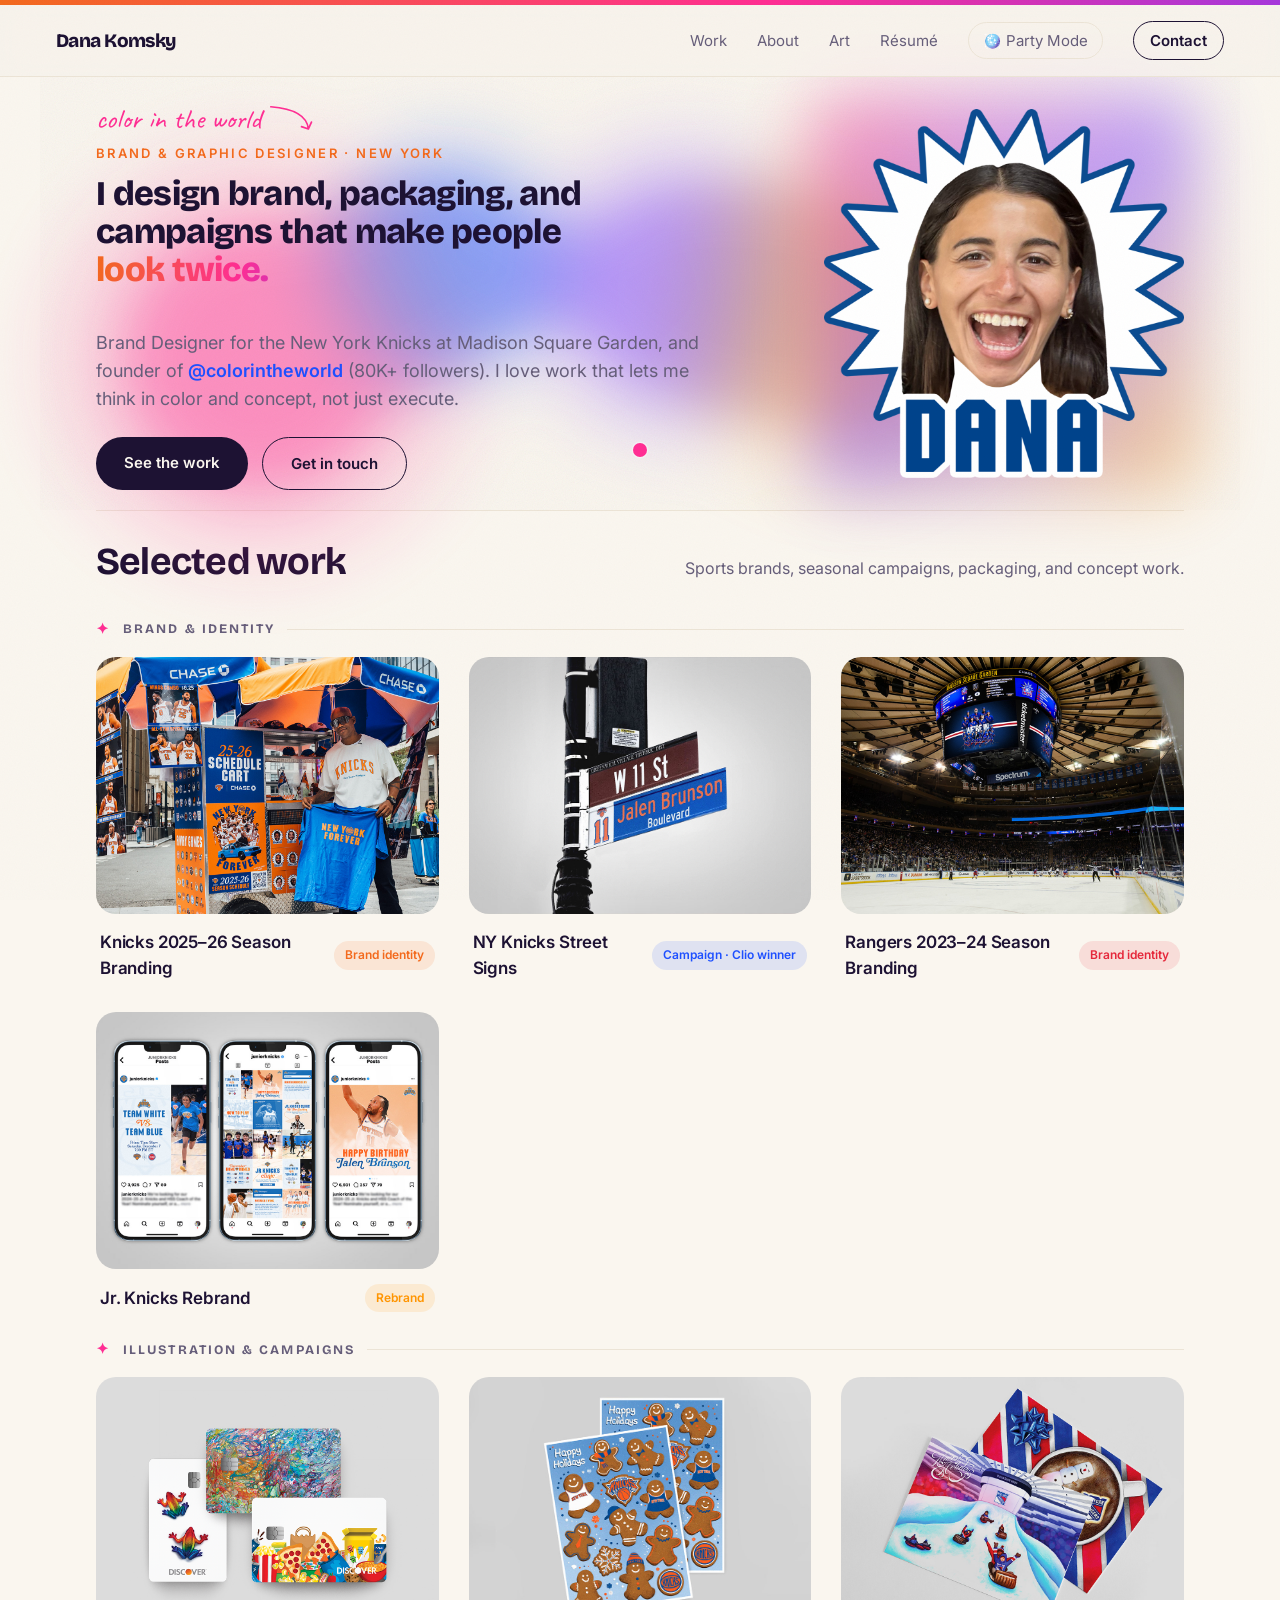
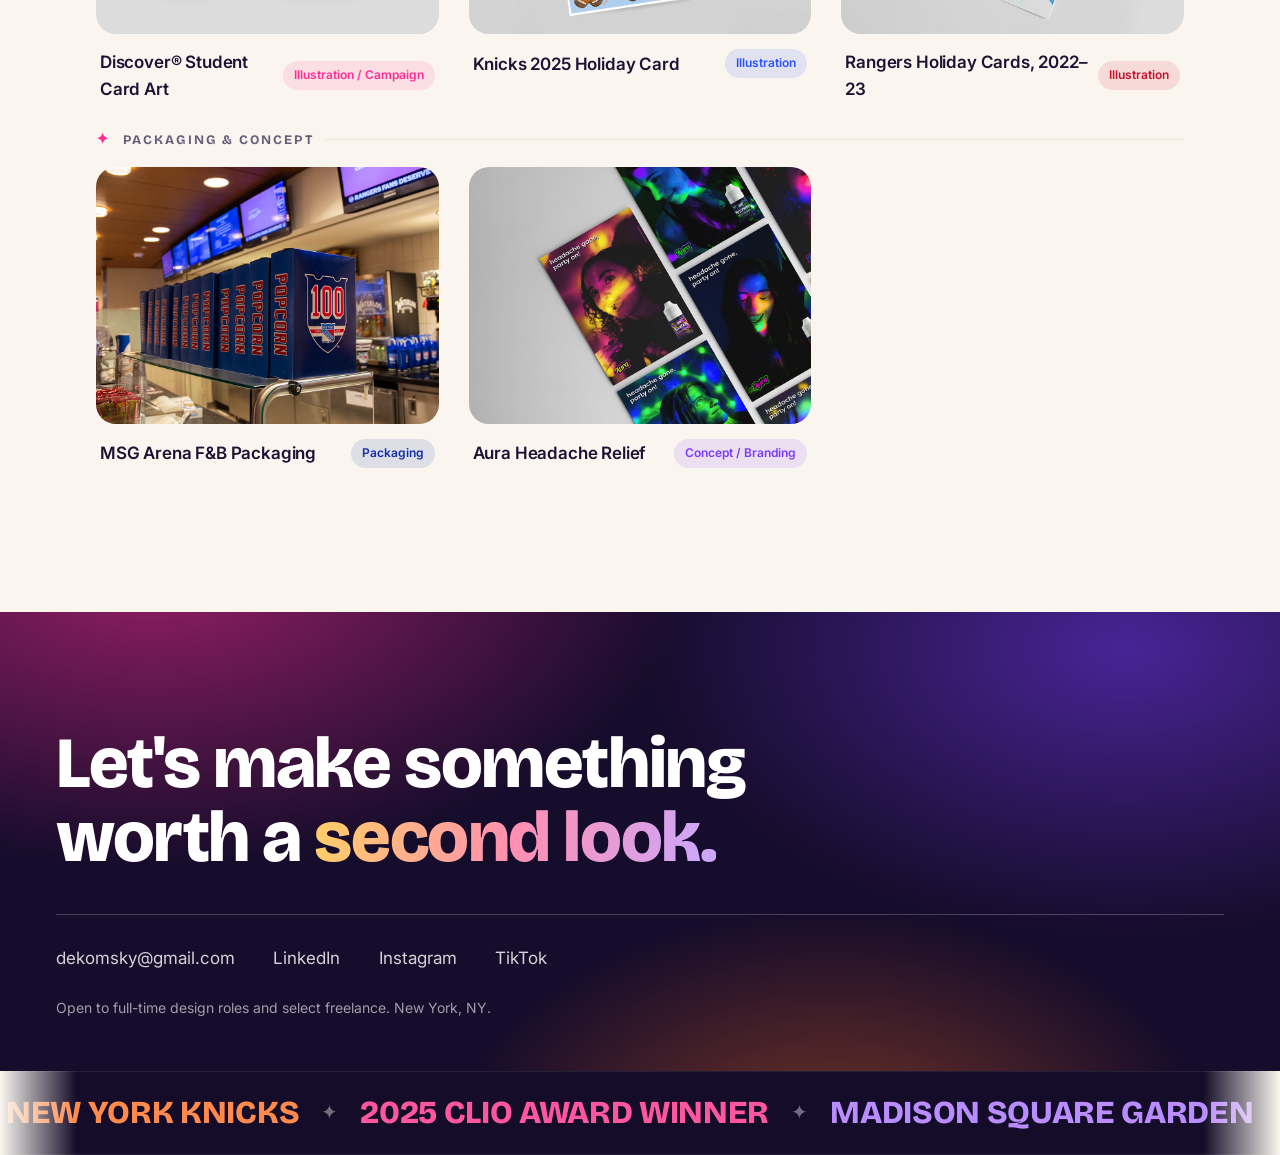
<file: index.html>
<!doctype html>
<html lang="en">
<head>
<meta charset="utf-8">
<meta name="viewport" content="width=device-width, initial-scale=1">
<meta name="robots" content="noindex, nofollow"><!-- preview only: remove before launching on danakomsky.com -->
<title>Dana Komsky — Brand & Graphic Designer</title>
<link rel="preconnect" href="https://fonts.googleapis.com"><link rel="preconnect" href="https://fonts.gstatic.com" crossorigin><link href="https://fonts.googleapis.com/css2?family=Bricolage+Grotesque:opsz,wght@12..96,500;12..96,700;12..96,800&family=Caveat:wght@600;700&family=Inter:wght@400;500;600&display=swap" rel="stylesheet">
<link rel="stylesheet" href="style.css">
<script>try{if(localStorage.getItem('party')==='1')document.documentElement.classList.add('party');}catch(e){}</script>
</head>
<body>
<div class="lasers" aria-hidden="true"><i></i><i></i><i></i><i></i><i></i><i></i></div>
<div class="strobe" aria-hidden="true"></div>
<div class="disco-light" aria-hidden="true"></div>
<div class="disco" aria-hidden="true"><div class="disco-rope"><span class="disco-cord"></span><span class="disco-ball"><svg viewBox="0 0 120 142" xmlns="http://www.w3.org/2000/svg"><defs><clipPath id="cb"><circle cx="60" cy="70" r="52"/></clipPath><radialGradient id="dhl" cx="36%" cy="32%" r="55%"><stop offset="0%" stop-color="#fff" stop-opacity="0.95"/><stop offset="45%" stop-color="#fff" stop-opacity="0.12"/><stop offset="100%" stop-color="#fff" stop-opacity="0"/></radialGradient><radialGradient id="dsh" cx="40%" cy="36%" r="64%"><stop offset="52%" stop-color="#000" stop-opacity="0"/><stop offset="100%" stop-color="#070a12" stop-opacity="0.62"/></radialGradient></defs><rect x="59" y="8" width="2" height="13" fill="#c7d0db"/><circle cx="60" cy="10" r="4.5" fill="none" stroke="#cdd6e0" stroke-width="2"/><g clip-path="url(#cb)"><circle cx="60" cy="70" r="52" fill="#39414f"/><rect x="46.5" y="18.5" width="6.6" height="6.6" rx="0.5" fill="#d3dbe5"/><rect x="54.1" y="18.5" width="6.6" height="6.6" rx="0.5" fill="#c9d2dd"/><rect x="61.7" y="18.5" width="6.6" height="6.6" rx="0.5" fill="#d3dbe5"/><rect x="69.3" y="18.5" width="6.6" height="6.6" rx="0.5" fill="#dde5ee"/><rect x="31.3" y="26.1" width="6.6" height="6.6" rx="0.5" fill="#6f7b8d"/><rect x="38.9" y="26.1" width="6.6" height="6.6" rx="0.5" fill="#4f5969"/><rect x="46.5" y="26.1" width="6.6" height="6.6" rx="0.5" fill="#fbfdff"/><rect x="54.1" y="26.1" width="6.6" height="6.6" rx="0.5" fill="#e6ebf2"/><rect x="61.7" y="26.1" width="6.6" height="6.6" rx="0.5" fill="#dde5ee"/><rect x="69.3" y="26.1" width="6.6" height="6.6" rx="0.5" fill="#eef2f8"/><rect x="76.9" y="26.1" width="6.6" height="6.6" rx="0.5" fill="#5b6678"/><rect x="84.5" y="26.1" width="6.6" height="6.6" rx="0.5" fill="#fbfdff"/><rect x="23.7" y="33.7" width="6.6" height="6.6" rx="0.5" fill="#9ca7b6"/><rect x="31.3" y="33.7" width="6.6" height="6.6" rx="0.5" fill="#c9d2dd"/><rect x="38.9" y="33.7" width="6.6" height="6.6" rx="0.5" fill="#b3bdca"/><rect x="46.5" y="33.7" width="6.6" height="6.6" rx="0.5" fill="#eef2f8"/><rect x="54.1" y="33.7" width="6.6" height="6.6" rx="0.5" fill="#b3bdca"/><rect x="61.7" y="33.7" width="6.6" height="6.6" rx="0.5" fill="#eef2f8"/><rect x="69.3" y="33.7" width="6.6" height="6.6" rx="0.5" fill="#9ca7b6"/><rect x="76.9" y="33.7" width="6.6" height="6.6" rx="0.5" fill="#b3bdca"/><rect x="84.5" y="33.7" width="6.6" height="6.6" rx="0.5" fill="#ffffff"/><rect x="92.1" y="33.7" width="6.6" height="6.6" rx="0.5" fill="#eef2f8"/><rect x="16.1" y="41.3" width="6.6" height="6.6" rx="0.5" fill="#b3bdca"/><rect x="23.7" y="41.3" width="6.6" height="6.6" rx="0.5" fill="#fbfdff"/><rect x="31.3" y="41.3" width="6.6" height="6.6" rx="0.5" fill="#fbfdff"/><rect x="38.9" y="41.3" width="6.6" height="6.6" rx="0.5" fill="#fbfdff"/><rect x="46.5" y="41.3" width="6.6" height="6.6" rx="0.5" fill="#e6ebf2"/><rect x="54.1" y="41.3" width="6.6" height="6.6" rx="0.5" fill="#c9d2dd"/><rect x="61.7" y="41.3" width="6.6" height="6.6" rx="0.5" fill="#b3bdca"/><rect x="69.3" y="41.3" width="6.6" height="6.6" rx="0.5" fill="#b3bdca"/><rect x="76.9" y="41.3" width="6.6" height="6.6" rx="0.5" fill="#e6ebf2"/><rect x="84.5" y="41.3" width="6.6" height="6.6" rx="0.5" fill="#eef2f8"/><rect x="92.1" y="41.3" width="6.6" height="6.6" rx="0.5" fill="#4f5969"/><rect x="99.7" y="41.3" width="6.6" height="6.6" rx="0.5" fill="#5b6678"/><rect x="16.1" y="48.9" width="6.6" height="6.6" rx="0.5" fill="#d3dbe5"/><rect x="23.7" y="48.9" width="6.6" height="6.6" rx="0.5" fill="#c9d2dd"/><rect x="31.3" y="48.9" width="6.6" height="6.6" rx="0.5" fill="#c9d2dd"/><rect x="38.9" y="48.9" width="6.6" height="6.6" rx="0.5" fill="#dde5ee"/><rect x="46.5" y="48.9" width="6.6" height="6.6" rx="0.5" fill="#e6ebf2"/><rect x="54.1" y="48.9" width="6.6" height="6.6" rx="0.5" fill="#6f7b8d"/><rect x="61.7" y="48.9" width="6.6" height="6.6" rx="0.5" fill="#fbfdff"/><rect x="69.3" y="48.9" width="6.6" height="6.6" rx="0.5" fill="#b3bdca"/><rect x="76.9" y="48.9" width="6.6" height="6.6" rx="0.5" fill="#fbfdff"/><rect x="84.5" y="48.9" width="6.6" height="6.6" rx="0.5" fill="#e6ebf2"/><rect x="92.1" y="48.9" width="6.6" height="6.6" rx="0.5" fill="#eef2f8"/><rect x="99.7" y="48.9" width="6.6" height="6.6" rx="0.5" fill="#ffffff"/><rect x="8.5" y="56.5" width="6.6" height="6.6" rx="0.5" fill="#6f7b8d"/><rect x="16.1" y="56.5" width="6.6" height="6.6" rx="0.5" fill="#9ca7b6"/><rect x="23.7" y="56.5" width="6.6" height="6.6" rx="0.5" fill="#e6ebf2"/><rect x="31.3" y="56.5" width="6.6" height="6.6" rx="0.5" fill="#5b6678"/><rect x="38.9" y="56.5" width="6.6" height="6.6" rx="0.5" fill="#c9d2dd"/><rect x="46.5" y="56.5" width="6.6" height="6.6" rx="0.5" fill="#ffffff"/><rect x="54.1" y="56.5" width="6.6" height="6.6" rx="0.5" fill="#d3dbe5"/><rect x="61.7" y="56.5" width="6.6" height="6.6" rx="0.5" fill="#4f5969"/><rect x="69.3" y="56.5" width="6.6" height="6.6" rx="0.5" fill="#dde5ee"/><rect x="76.9" y="56.5" width="6.6" height="6.6" rx="0.5" fill="#dde5ee"/><rect x="84.5" y="56.5" width="6.6" height="6.6" rx="0.5" fill="#b3bdca"/><rect x="92.1" y="56.5" width="6.6" height="6.6" rx="0.5" fill="#c9d2dd"/><rect x="99.7" y="56.5" width="6.6" height="6.6" rx="0.5" fill="#dde5ee"/><rect x="8.5" y="64.1" width="6.6" height="6.6" rx="0.5" fill="#c9d2dd"/><rect x="16.1" y="64.1" width="6.6" height="6.6" rx="0.5" fill="#e6ebf2"/><rect x="23.7" y="64.1" width="6.6" height="6.6" rx="0.5" fill="#eef2f8"/><rect x="31.3" y="64.1" width="6.6" height="6.6" rx="0.5" fill="#eef2f8"/><rect x="38.9" y="64.1" width="6.6" height="6.6" rx="0.5" fill="#4f5969"/><rect x="46.5" y="64.1" width="6.6" height="6.6" rx="0.5" fill="#c9d2dd"/><rect x="54.1" y="64.1" width="6.6" height="6.6" rx="0.5" fill="#e6ebf2"/><rect x="61.7" y="64.1" width="6.6" height="6.6" rx="0.5" fill="#d3dbe5"/><rect x="69.3" y="64.1" width="6.6" height="6.6" rx="0.5" fill="#dde5ee"/><rect x="76.9" y="64.1" width="6.6" height="6.6" rx="0.5" fill="#eef2f8"/><rect x="84.5" y="64.1" width="6.6" height="6.6" rx="0.5" fill="#6f7b8d"/><rect x="92.1" y="64.1" width="6.6" height="6.6" rx="0.5" fill="#eef2f8"/><rect x="99.7" y="64.1" width="6.6" height="6.6" rx="0.5" fill="#c9d2dd"/><rect x="107.3" y="64.1" width="6.6" height="6.6" rx="0.5" fill="#eef2f8"/><rect x="8.5" y="71.7" width="6.6" height="6.6" rx="0.5" fill="#d3dbe5"/><rect x="16.1" y="71.7" width="6.6" height="6.6" rx="0.5" fill="#fbfdff"/><rect x="23.7" y="71.7" width="6.6" height="6.6" rx="0.5" fill="#9ca7b6"/><rect x="31.3" y="71.7" width="6.6" height="6.6" rx="0.5" fill="#dde5ee"/><rect x="38.9" y="71.7" width="6.6" height="6.6" rx="0.5" fill="#5b6678"/><rect x="46.5" y="71.7" width="6.6" height="6.6" rx="0.5" fill="#9ca7b6"/><rect x="54.1" y="71.7" width="6.6" height="6.6" rx="0.5" fill="#dde5ee"/><rect x="61.7" y="71.7" width="6.6" height="6.6" rx="0.5" fill="#fbfdff"/><rect x="69.3" y="71.7" width="6.6" height="6.6" rx="0.5" fill="#9ca7b6"/><rect x="76.9" y="71.7" width="6.6" height="6.6" rx="0.5" fill="#fbfdff"/><rect x="84.5" y="71.7" width="6.6" height="6.6" rx="0.5" fill="#ffffff"/><rect x="92.1" y="71.7" width="6.6" height="6.6" rx="0.5" fill="#d3dbe5"/><rect x="99.7" y="71.7" width="6.6" height="6.6" rx="0.5" fill="#6f7b8d"/><rect x="107.3" y="71.7" width="6.6" height="6.6" rx="0.5" fill="#eef2f8"/><rect x="8.5" y="79.3" width="6.6" height="6.6" rx="0.5" fill="#4f5969"/><rect x="16.1" y="79.3" width="6.6" height="6.6" rx="0.5" fill="#fbfdff"/><rect x="23.7" y="79.3" width="6.6" height="6.6" rx="0.5" fill="#dde5ee"/><rect x="31.3" y="79.3" width="6.6" height="6.6" rx="0.5" fill="#9ca7b6"/><rect x="38.9" y="79.3" width="6.6" height="6.6" rx="0.5" fill="#d3dbe5"/><rect x="46.5" y="79.3" width="6.6" height="6.6" rx="0.5" fill="#e6ebf2"/><rect x="54.1" y="79.3" width="6.6" height="6.6" rx="0.5" fill="#fbfdff"/><rect x="61.7" y="79.3" width="6.6" height="6.6" rx="0.5" fill="#fbfdff"/><rect x="69.3" y="79.3" width="6.6" height="6.6" rx="0.5" fill="#e6ebf2"/><rect x="76.9" y="79.3" width="6.6" height="6.6" rx="0.5" fill="#fbfdff"/><rect x="84.5" y="79.3" width="6.6" height="6.6" rx="0.5" fill="#eef2f8"/><rect x="92.1" y="79.3" width="6.6" height="6.6" rx="0.5" fill="#5b6678"/><rect x="99.7" y="79.3" width="6.6" height="6.6" rx="0.5" fill="#e6ebf2"/><rect x="16.1" y="86.9" width="6.6" height="6.6" rx="0.5" fill="#e6ebf2"/><rect x="23.7" y="86.9" width="6.6" height="6.6" rx="0.5" fill="#d3dbe5"/><rect x="31.3" y="86.9" width="6.6" height="6.6" rx="0.5" fill="#eef2f8"/><rect x="38.9" y="86.9" width="6.6" height="6.6" rx="0.5" fill="#fbfdff"/><rect x="46.5" y="86.9" width="6.6" height="6.6" rx="0.5" fill="#eef2f8"/><rect x="54.1" y="86.9" width="6.6" height="6.6" rx="0.5" fill="#c9d2dd"/><rect x="61.7" y="86.9" width="6.6" height="6.6" rx="0.5" fill="#eef2f8"/><rect x="69.3" y="86.9" width="6.6" height="6.6" rx="0.5" fill="#d3dbe5"/><rect x="76.9" y="86.9" width="6.6" height="6.6" rx="0.5" fill="#fbfdff"/><rect x="84.5" y="86.9" width="6.6" height="6.6" rx="0.5" fill="#dde5ee"/><rect x="92.1" y="86.9" width="6.6" height="6.6" rx="0.5" fill="#c9d2dd"/><rect x="99.7" y="86.9" width="6.6" height="6.6" rx="0.5" fill="#9ca7b6"/><rect x="16.1" y="94.5" width="6.6" height="6.6" rx="0.5" fill="#d3dbe5"/><rect x="23.7" y="94.5" width="6.6" height="6.6" rx="0.5" fill="#c9d2dd"/><rect x="31.3" y="94.5" width="6.6" height="6.6" rx="0.5" fill="#b3bdca"/><rect x="38.9" y="94.5" width="6.6" height="6.6" rx="0.5" fill="#e6ebf2"/><rect x="46.5" y="94.5" width="6.6" height="6.6" rx="0.5" fill="#c9d2dd"/><rect x="54.1" y="94.5" width="6.6" height="6.6" rx="0.5" fill="#e6ebf2"/><rect x="61.7" y="94.5" width="6.6" height="6.6" rx="0.5" fill="#9ca7b6"/><rect x="69.3" y="94.5" width="6.6" height="6.6" rx="0.5" fill="#dde5ee"/><rect x="76.9" y="94.5" width="6.6" height="6.6" rx="0.5" fill="#fbfdff"/><rect x="84.5" y="94.5" width="6.6" height="6.6" rx="0.5" fill="#b3bdca"/><rect x="92.1" y="94.5" width="6.6" height="6.6" rx="0.5" fill="#eef2f8"/><rect x="99.7" y="94.5" width="6.6" height="6.6" rx="0.5" fill="#b3bdca"/><rect x="23.7" y="102.1" width="6.6" height="6.6" rx="0.5" fill="#e6ebf2"/><rect x="31.3" y="102.1" width="6.6" height="6.6" rx="0.5" fill="#d3dbe5"/><rect x="38.9" y="102.1" width="6.6" height="6.6" rx="0.5" fill="#d3dbe5"/><rect x="46.5" y="102.1" width="6.6" height="6.6" rx="0.5" fill="#fbfdff"/><rect x="54.1" y="102.1" width="6.6" height="6.6" rx="0.5" fill="#fbfdff"/><rect x="61.7" y="102.1" width="6.6" height="6.6" rx="0.5" fill="#b3bdca"/><rect x="69.3" y="102.1" width="6.6" height="6.6" rx="0.5" fill="#b3bdca"/><rect x="76.9" y="102.1" width="6.6" height="6.6" rx="0.5" fill="#fbfdff"/><rect x="84.5" y="102.1" width="6.6" height="6.6" rx="0.5" fill="#e6ebf2"/><rect x="92.1" y="102.1" width="6.6" height="6.6" rx="0.5" fill="#fbfdff"/><rect x="31.3" y="109.7" width="6.6" height="6.6" rx="0.5" fill="#b3bdca"/><rect x="38.9" y="109.7" width="6.6" height="6.6" rx="0.5" fill="#dde5ee"/><rect x="46.5" y="109.7" width="6.6" height="6.6" rx="0.5" fill="#eef2f8"/><rect x="54.1" y="109.7" width="6.6" height="6.6" rx="0.5" fill="#9ca7b6"/><rect x="61.7" y="109.7" width="6.6" height="6.6" rx="0.5" fill="#c9d2dd"/><rect x="69.3" y="109.7" width="6.6" height="6.6" rx="0.5" fill="#d3dbe5"/><rect x="76.9" y="109.7" width="6.6" height="6.6" rx="0.5" fill="#fbfdff"/><rect x="84.5" y="109.7" width="6.6" height="6.6" rx="0.5" fill="#fbfdff"/><rect x="54.1" y="117.3" width="6.6" height="6.6" rx="0.5" fill="#b3bdca"/><rect x="61.7" y="117.3" width="6.6" height="6.6" rx="0.5" fill="#dde5ee"/><circle cx="60" cy="70" r="52" fill="url(#dsh)"/><ellipse cx="45" cy="53" rx="30" ry="26" fill="url(#dhl)"/></g></svg></span></div></div>
<svg class="defs" width="0" height="0" aria-hidden="true"><defs><filter id="goo"><feGaussianBlur in="SourceGraphic" stdDeviation="18" result="b"/><feColorMatrix in="b" type="matrix" values="1 0 0 0 0  0 1 0 0 0  0 0 1 0 0  0 0 0 16 -7" result="g"/><feBlend in="SourceGraphic" in2="g"/></filter></defs></svg>
<div class="colorbar"></div>
<header class="nav">
  <a class="brand" href="index.html">Dana Komsky</a>
  <nav>
    <a href="index.html#work">Work</a>
    <a href="about.html">About</a>
    <a href="https://www.instagram.com/colorintheworld/" target="_blank" rel="noopener">Art</a>
    <a href="dana-komsky-resume.pdf" target="_blank" rel="noopener">Résumé</a>
    <button class="party-toggle" type="button" aria-pressed="false">🪩 Party Mode</button>
    <a class="nav-cta" href="mailto:dekomsky@gmail.com">Contact</a>
  </nav>
</header>
<div class="party-wrap">
<section class="hero">
  <div class="blobs" aria-hidden="true"><span></span><span></span><span></span><span></span></div>
  <div class="hero-inner">
    <div class="hero-text">
      <span class="hand-note" data-reveal>color in the world<svg viewBox="0 0 60 40" fill="none" aria-hidden="true"><path d="M55 4 C 30 6, 8 14, 6 33 M6 33 L2 24 M6 33 L15 30" stroke="#FF2E93" stroke-width="2.2" stroke-linecap="round" stroke-linejoin="round"/></svg></span>
      <p class="hero-kicker" data-reveal>Brand &amp; graphic designer · New York</p>
      <h1 class="hero-h1" data-reveal>I design brand, packaging, and campaigns that make people <span class="hl">look twice.</span><svg class="squiggle" viewBox="0 0 320 22" fill="none" preserveAspectRatio="none" aria-hidden="true"><path d="M4 14 C 54 4, 96 20, 150 11 S 250 3, 316 13" stroke="url(#sg)" stroke-width="6" stroke-linecap="round"/><defs><linearGradient id="sg" x1="0" y1="0" x2="1" y2="0"><stop offset="0" stop-color="#F36A1D"/><stop offset=".4" stop-color="#FF2E93"/><stop offset=".7" stop-color="#7A3CFF"/><stop offset="1" stop-color="#1E50FF"/></linearGradient></defs></svg></h1>
      <p class="hero-sub" data-reveal>Brand Designer for the New York Knicks at Madison Square Garden, and founder of <a href="https://www.instagram.com/colorintheworld/" target="_blank" rel="noopener">@colorintheworld</a> (80K+ followers). I love work that lets me think in color and concept, not just execute.</p>
      <div class="hero-actions" data-reveal><a class="btn" href="#work">See the work</a><a class="btn ghost" href="mailto:dekomsky@gmail.com">Get in touch</a></div>
    </div>
    <div class="hero-portrait" data-reveal>
      <img class="star-halo" src="images/star-burst.png" alt="" aria-hidden="true">
      <img class="portrait-flat" src="images/star-composite.png" alt="Dana Komsky">
    </div>
  </div>
</section>

<section class="work" id="work">
  <div class="section-head" data-reveal><h2>Selected work</h2><p>Sports brands, seasonal campaigns, packaging, and concept work.</p></div>
  <h3 class="group-label" data-reveal>Brand & Identity</h3>
<div class="grid"><a class="card" data-reveal href="work/new-york-knicks.html" style="--accent:#F36A1D"><div class="card-img"><img loading="lazy" src="images/new-york-knicks/01.jpg" alt="Knicks 2025–26 Season Branding"></div><div class="card-meta"><span class="card-title">Knicks 2025–26 Season Branding</span><span class="card-tag">Brand identity</span></div></a><a class="card" data-reveal href="work/copy-of-new-york-knicks-2024-25-season-branding.html" style="--accent:#1E50FF"><div class="card-img"><img loading="lazy" src="images/copy-of-new-york-knicks-2024-25-season-branding/01.jpg" alt="NY Knicks Street Signs"></div><div class="card-meta"><span class="card-title">NY Knicks Street Signs</span><span class="card-tag">Campaign · Clio winner</span></div></a><a class="card" data-reveal href="work/new-york-rangers-23-24.html" style="--accent:#E5283B"><div class="card-img"><img loading="lazy" src="images/new-york-rangers-23-24/01.jpg" alt="Rangers 2023–24 Season Branding"></div><div class="card-meta"><span class="card-title">Rangers 2023–24 Season Branding</span><span class="card-tag">Brand identity</span></div></a><a class="card" data-reveal href="work/jr-knicks.html" style="--accent:#FF9500"><div class="card-img"><img loading="lazy" src="images/jr-knicks/01.jpg" alt="Jr. Knicks Rebrand"></div><div class="card-meta"><span class="card-title">Jr. Knicks Rebrand</span><span class="card-tag">Rebrand</span></div></a></div>
<h3 class="group-label" data-reveal>Illustration & Campaigns</h3>
<div class="grid"><a class="card" data-reveal href="work/discover-student-card-campaign.html" style="--accent:#FF2E93"><div class="card-img"><img loading="lazy" src="images/discover-student-card-campaign/01.png" alt="Discover® Student Card Art"></div><div class="card-meta"><span class="card-title">Discover® Student Card Art</span><span class="card-tag">Illustration / Campaign</span></div></a><a class="card" data-reveal href="work/new-york-knicks-2025-holiday-card.html" style="--accent:#2B54FF"><div class="card-img"><img loading="lazy" src="images/new-york-knicks-2025-holiday-card/02.jpg" alt="Knicks 2025 Holiday Card"></div><div class="card-meta"><span class="card-title">Knicks 2025 Holiday Card</span><span class="card-tag">Illustration</span></div></a><a class="card" data-reveal href="work/ny-rangers-holiday-cards-2023-2024.html" style="--accent:#C8102E"><div class="card-img"><img loading="lazy" src="images/ny-rangers-holiday-cards-2023-2024/01.jpg" alt="Rangers Holiday Cards, 2022–23"></div><div class="card-meta"><span class="card-title">Rangers Holiday Cards, 2022–23</span><span class="card-tag">Illustration</span></div></a></div>
<h3 class="group-label" data-reveal>Packaging & Concept</h3>
<div class="grid"><a class="card" data-reveal href="work/msg-arena-food-and-beverage-packaging.html" style="--accent:#1230A8"><div class="card-img"><img loading="lazy" src="images/msg-arena-food-and-beverage-packaging/01.jpg" alt="MSG Arena F&B Packaging"></div><div class="card-meta"><span class="card-title">MSG Arena F&B Packaging</span><span class="card-tag">Packaging</span></div></a><a class="card" data-reveal href="work/aura-headache-relief.html" style="--accent:#7A3CFF"><div class="card-img"><img loading="lazy" src="images/aura-headache-relief/01.png" alt="Aura Headache Relief"></div><div class="card-meta"><span class="card-title">Aura Headache Relief</span><span class="card-tag">Concept / Branding</span></div></a></div>

</section>

<footer class="footer" id="contact">
  <div class="footer-big" data-reveal>Let's make something<br>worth a <span class="hl">second look.</span></div>
  <div class="footer-links" data-reveal>
    <a href="mailto:dekomsky@gmail.com">dekomsky@gmail.com</a>
    <a href="https://www.linkedin.com/in/dana-komsky/" target="_blank" rel="noopener">LinkedIn</a>
    <a href="https://www.instagram.com/colorintheworld/" target="_blank" rel="noopener">Instagram</a>
    <a href="https://www.tiktok.com/@colorintheworld" target="_blank" rel="noopener">TikTok</a>
  </div>
  <div class="footer-fine">Open to full-time design roles and select freelance. New York, NY.</div>
</footer>
<div class="ticker"><div class="ticker-track"><span class="tick">New York Knicks</span><i class="sep">✦</i><span class="tick">2025 Clio Award Winner</span><i class="sep">✦</i><span class="tick">Madison Square Garden</span><i class="sep">✦</i><span class="tick">Discover® Student Card</span><i class="sep">✦</i><span class="tick">80K+ Followers</span><i class="sep">✦</i><span class="tick">≈75M Consumers Reached</span><i class="sep">✦</i><span class="tick">New York Rangers</span><i class="sep">✦</i><span class="tick">BFA · Summa Cum Laude</span><i class="sep">✦</i><span class="tick">@colorintheworld</span><i class="sep">✦</i><span class="tick">New York Knicks</span><i class="sep">✦</i><span class="tick">2025 Clio Award Winner</span><i class="sep">✦</i><span class="tick">Madison Square Garden</span><i class="sep">✦</i><span class="tick">Discover® Student Card</span><i class="sep">✦</i><span class="tick">80K+ Followers</span><i class="sep">✦</i><span class="tick">≈75M Consumers Reached</span><i class="sep">✦</i><span class="tick">New York Rangers</span><i class="sep">✦</i><span class="tick">BFA · Summa Cum Laude</span><i class="sep">✦</i><span class="tick">@colorintheworld</span><i class="sep">✦</i></div></div>
</div>

<script>
(function(){
  var reduce = window.matchMedia('(prefers-reduced-motion: reduce)').matches;
  // Scroll reveal
  if (!reduce) {
    var io = new IntersectionObserver(function(es){
      es.forEach(function(e){ if(e.isIntersecting){ e.target.classList.add('in'); io.unobserve(e.target); } });
    }, {threshold: .12, rootMargin: '0px 0px -40px 0px'});
    document.querySelectorAll('[data-reveal]').forEach(function(el){ io.observe(el); });
  } else {
    document.querySelectorAll('[data-reveal]').forEach(function(el){ el.classList.add('in'); });
  }
  // Squiggle: draw the stroke in proportion to scroll position
  var sq = document.querySelector('.squiggle path');
  if (sq) {
    var LEN = 380;
    if (reduce) {
      sq.style.strokeDashoffset = 0;
    } else {
      var queued = false;
      var drawSquiggle = function(){
        queued = false;
        // draws over the first ~320px of scroll: undrawn at top, full once scrolled past
        var sy = window.pageYOffset || document.documentElement.scrollTop || 0;
        var p = Math.max(0, Math.min(1, sy / 320));
        sq.style.strokeDashoffset = String(LEN * (1 - p));
      };
      var onScroll = function(){ if (!queued) { queued = true; requestAnimationFrame(drawSquiggle); } };
      window.addEventListener('scroll', onScroll, {passive:true});
      window.addEventListener('resize', onScroll);
      drawSquiggle();
    }
  }
  // Party mode: toggle + persistence across pages
  var setParty = function(on){
    document.documentElement.classList.toggle('party', on);
    try { localStorage.setItem('party', on ? '1' : '0'); } catch(e){}
    document.querySelectorAll('.party-toggle').forEach(function(b){
      b.setAttribute('aria-pressed', on ? 'true' : 'false');
      b.classList.toggle('on', on);
      b.textContent = on ? '🪩 Party Mode: on' : '🪩 Party Mode';
    });
  };
  setParty(document.documentElement.classList.contains('party'));
  document.querySelectorAll('.party-toggle').forEach(function(b){
    b.addEventListener('click', function(){
      setParty(!document.documentElement.classList.contains('party'));
    });
  });

  // Project carousel arrows
  document.querySelectorAll('.carousel').forEach(function(c){
    var track = c.querySelector('.car-track');
    if (!track) return;
    var step = function(){ return Math.min(track.clientWidth * 0.8, 384); };
    var prev = c.querySelector('.prev'), next = c.querySelector('.next');
    if (prev) prev.addEventListener('click', function(){ track.scrollBy({left: -step(), behavior: 'smooth'}); });
    if (next) next.addEventListener('click', function(){ track.scrollBy({left: step(), behavior: 'smooth'}); });
  });

  // Color-dot cursor (desktop, fine pointer only)
  if (window.matchMedia('(hover:hover) and (pointer:fine)').matches) {
    var dot = document.createElement('div');
    dot.className = 'cursor-dot';
    document.body.appendChild(dot);
    document.documentElement.classList.add('cursor-on');
    var x = innerWidth/2, y = innerHeight/2, cx = x, cy = y;
    var ease = reduce ? 1 : 0.2;
    addEventListener('mousemove', function(e){ x = e.clientX; y = e.clientY; });
    (function loop(){
      cx += (x - cx) * ease; cy += (y - cy) * ease;
      dot.style.transform = 'translate(' + cx + 'px,' + cy + 'px)';
      requestAnimationFrame(loop);
    })();
    var grow = function(){ dot.classList.add('grow'); };
    var shrink = function(){ dot.classList.remove('grow'); };
    document.querySelectorAll('a, button, .card, .feat-card, .next-proj').forEach(function(el){
      el.addEventListener('mouseenter', grow);
      el.addEventListener('mouseleave', shrink);
    });
    // Rainbow cursor trail — party mode only
    var lastTrail = 0;
    window.addEventListener('mousemove', function(e){
      if (!document.documentElement.classList.contains('party')) return;
      var now = Date.now();
      if (now - lastTrail < 45) return;
      lastTrail = now;
      var t = document.createElement('div');
      t.className = 'trail';
      t.style.left = e.clientX + 'px';
      t.style.top = e.clientY + 'px';
      t.style.background = 'hsl(' + (now / 6 % 360) + ',95%,60%)';
      document.body.appendChild(t);
      setTimeout(function(){ t.remove(); }, 650);
    }, {passive:true});
  }
})();
</script>
</body></html>
</file>
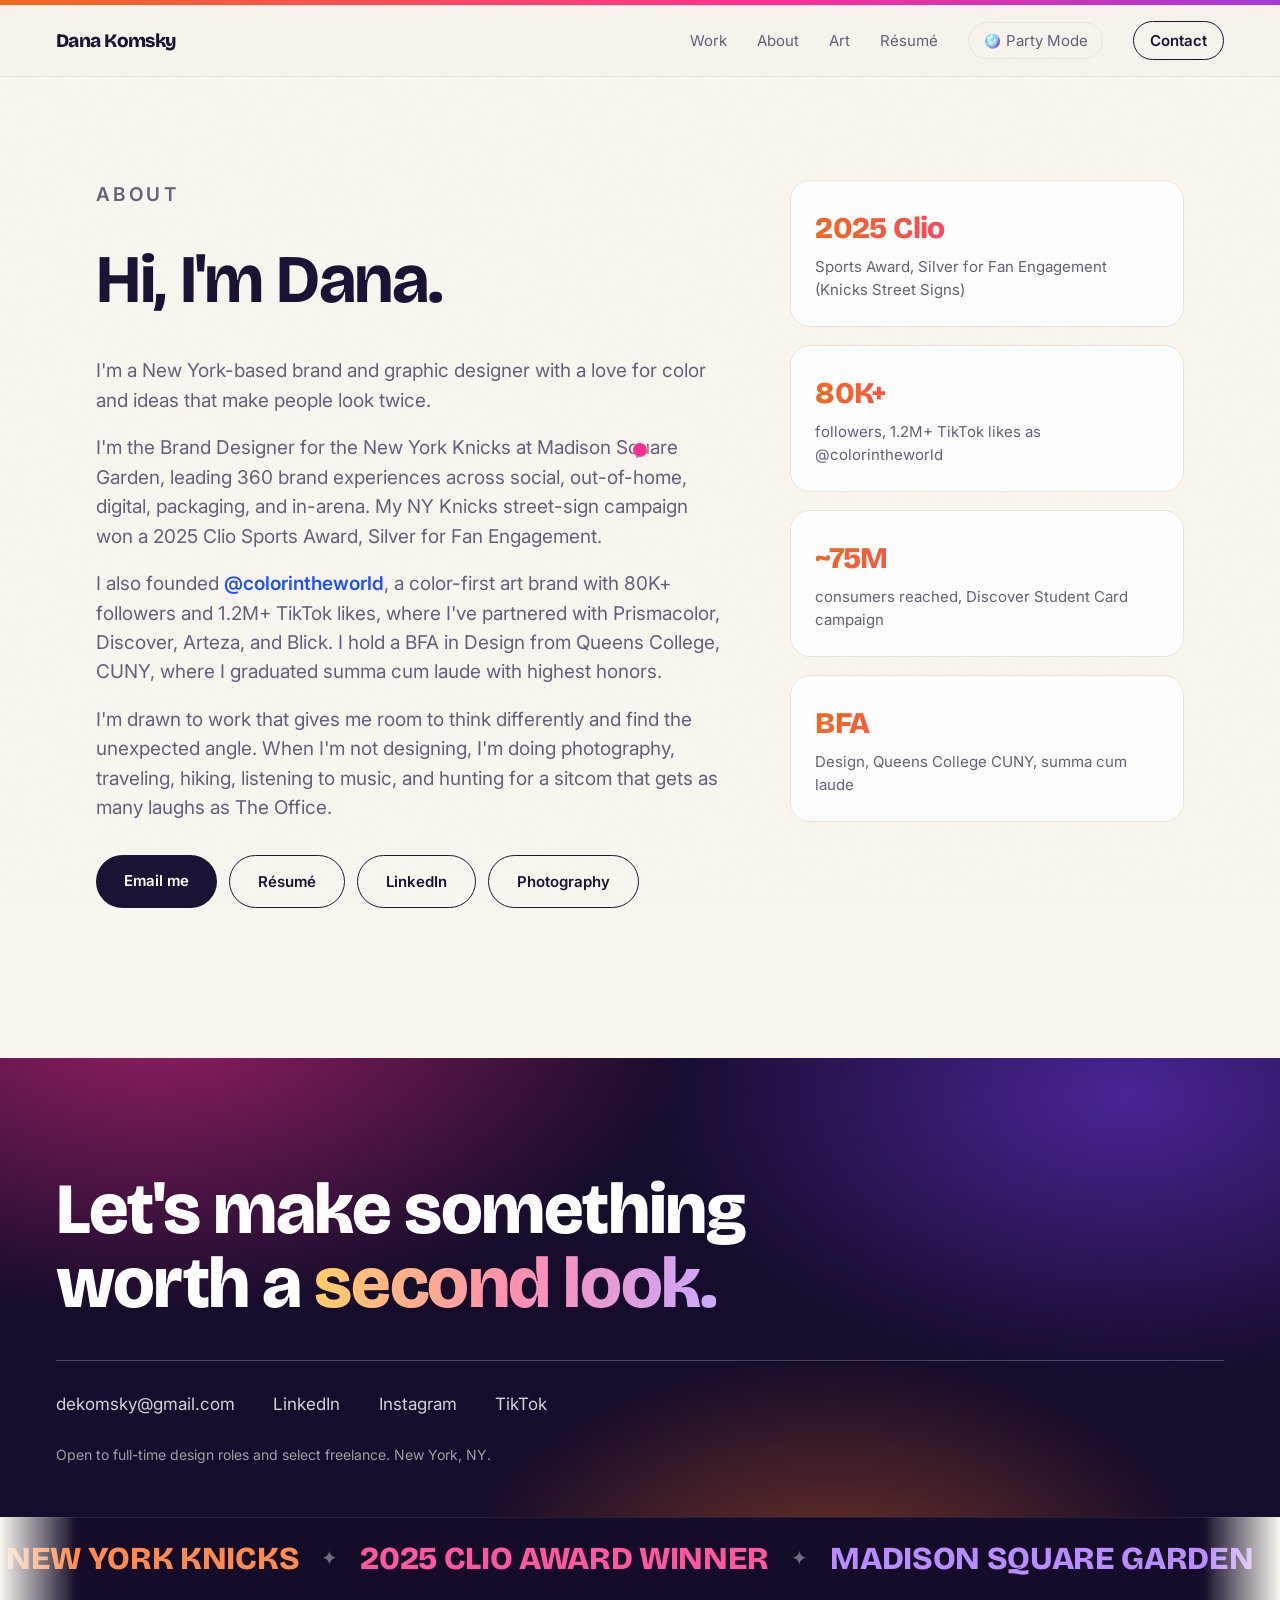
<file: about.html>
<!doctype html>
<html lang="en">
<head>
<meta charset="utf-8">
<meta name="viewport" content="width=device-width, initial-scale=1">
<meta name="robots" content="noindex, nofollow"><!-- preview only: remove before launching on danakomsky.com -->
<title>About — Dana Komsky</title>
<link rel="preconnect" href="https://fonts.googleapis.com"><link rel="preconnect" href="https://fonts.gstatic.com" crossorigin><link href="https://fonts.googleapis.com/css2?family=Bricolage+Grotesque:opsz,wght@12..96,500;12..96,700;12..96,800&family=Caveat:wght@600;700&family=Inter:wght@400;500;600&display=swap" rel="stylesheet">
<link rel="stylesheet" href="style.css">
<script>try{if(localStorage.getItem('party')==='1')document.documentElement.classList.add('party');}catch(e){}</script>
</head>
<body>
<div class="lasers" aria-hidden="true"><i></i><i></i><i></i><i></i><i></i><i></i></div>
<div class="strobe" aria-hidden="true"></div>
<div class="disco-light" aria-hidden="true"></div>
<div class="disco" aria-hidden="true"><div class="disco-rope"><span class="disco-cord"></span><span class="disco-ball"><svg viewBox="0 0 120 142" xmlns="http://www.w3.org/2000/svg"><defs><clipPath id="cb"><circle cx="60" cy="70" r="52"/></clipPath><radialGradient id="dhl" cx="36%" cy="32%" r="55%"><stop offset="0%" stop-color="#fff" stop-opacity="0.95"/><stop offset="45%" stop-color="#fff" stop-opacity="0.12"/><stop offset="100%" stop-color="#fff" stop-opacity="0"/></radialGradient><radialGradient id="dsh" cx="40%" cy="36%" r="64%"><stop offset="52%" stop-color="#000" stop-opacity="0"/><stop offset="100%" stop-color="#070a12" stop-opacity="0.62"/></radialGradient></defs><rect x="59" y="8" width="2" height="13" fill="#c7d0db"/><circle cx="60" cy="10" r="4.5" fill="none" stroke="#cdd6e0" stroke-width="2"/><g clip-path="url(#cb)"><circle cx="60" cy="70" r="52" fill="#39414f"/><rect x="46.5" y="18.5" width="6.6" height="6.6" rx="0.5" fill="#d3dbe5"/><rect x="54.1" y="18.5" width="6.6" height="6.6" rx="0.5" fill="#c9d2dd"/><rect x="61.7" y="18.5" width="6.6" height="6.6" rx="0.5" fill="#d3dbe5"/><rect x="69.3" y="18.5" width="6.6" height="6.6" rx="0.5" fill="#dde5ee"/><rect x="31.3" y="26.1" width="6.6" height="6.6" rx="0.5" fill="#6f7b8d"/><rect x="38.9" y="26.1" width="6.6" height="6.6" rx="0.5" fill="#4f5969"/><rect x="46.5" y="26.1" width="6.6" height="6.6" rx="0.5" fill="#fbfdff"/><rect x="54.1" y="26.1" width="6.6" height="6.6" rx="0.5" fill="#e6ebf2"/><rect x="61.7" y="26.1" width="6.6" height="6.6" rx="0.5" fill="#dde5ee"/><rect x="69.3" y="26.1" width="6.6" height="6.6" rx="0.5" fill="#eef2f8"/><rect x="76.9" y="26.1" width="6.6" height="6.6" rx="0.5" fill="#5b6678"/><rect x="84.5" y="26.1" width="6.6" height="6.6" rx="0.5" fill="#fbfdff"/><rect x="23.7" y="33.7" width="6.6" height="6.6" rx="0.5" fill="#9ca7b6"/><rect x="31.3" y="33.7" width="6.6" height="6.6" rx="0.5" fill="#c9d2dd"/><rect x="38.9" y="33.7" width="6.6" height="6.6" rx="0.5" fill="#b3bdca"/><rect x="46.5" y="33.7" width="6.6" height="6.6" rx="0.5" fill="#eef2f8"/><rect x="54.1" y="33.7" width="6.6" height="6.6" rx="0.5" fill="#b3bdca"/><rect x="61.7" y="33.7" width="6.6" height="6.6" rx="0.5" fill="#eef2f8"/><rect x="69.3" y="33.7" width="6.6" height="6.6" rx="0.5" fill="#9ca7b6"/><rect x="76.9" y="33.7" width="6.6" height="6.6" rx="0.5" fill="#b3bdca"/><rect x="84.5" y="33.7" width="6.6" height="6.6" rx="0.5" fill="#ffffff"/><rect x="92.1" y="33.7" width="6.6" height="6.6" rx="0.5" fill="#eef2f8"/><rect x="16.1" y="41.3" width="6.6" height="6.6" rx="0.5" fill="#b3bdca"/><rect x="23.7" y="41.3" width="6.6" height="6.6" rx="0.5" fill="#fbfdff"/><rect x="31.3" y="41.3" width="6.6" height="6.6" rx="0.5" fill="#fbfdff"/><rect x="38.9" y="41.3" width="6.6" height="6.6" rx="0.5" fill="#fbfdff"/><rect x="46.5" y="41.3" width="6.6" height="6.6" rx="0.5" fill="#e6ebf2"/><rect x="54.1" y="41.3" width="6.6" height="6.6" rx="0.5" fill="#c9d2dd"/><rect x="61.7" y="41.3" width="6.6" height="6.6" rx="0.5" fill="#b3bdca"/><rect x="69.3" y="41.3" width="6.6" height="6.6" rx="0.5" fill="#b3bdca"/><rect x="76.9" y="41.3" width="6.6" height="6.6" rx="0.5" fill="#e6ebf2"/><rect x="84.5" y="41.3" width="6.6" height="6.6" rx="0.5" fill="#eef2f8"/><rect x="92.1" y="41.3" width="6.6" height="6.6" rx="0.5" fill="#4f5969"/><rect x="99.7" y="41.3" width="6.6" height="6.6" rx="0.5" fill="#5b6678"/><rect x="16.1" y="48.9" width="6.6" height="6.6" rx="0.5" fill="#d3dbe5"/><rect x="23.7" y="48.9" width="6.6" height="6.6" rx="0.5" fill="#c9d2dd"/><rect x="31.3" y="48.9" width="6.6" height="6.6" rx="0.5" fill="#c9d2dd"/><rect x="38.9" y="48.9" width="6.6" height="6.6" rx="0.5" fill="#dde5ee"/><rect x="46.5" y="48.9" width="6.6" height="6.6" rx="0.5" fill="#e6ebf2"/><rect x="54.1" y="48.9" width="6.6" height="6.6" rx="0.5" fill="#6f7b8d"/><rect x="61.7" y="48.9" width="6.6" height="6.6" rx="0.5" fill="#fbfdff"/><rect x="69.3" y="48.9" width="6.6" height="6.6" rx="0.5" fill="#b3bdca"/><rect x="76.9" y="48.9" width="6.6" height="6.6" rx="0.5" fill="#fbfdff"/><rect x="84.5" y="48.9" width="6.6" height="6.6" rx="0.5" fill="#e6ebf2"/><rect x="92.1" y="48.9" width="6.6" height="6.6" rx="0.5" fill="#eef2f8"/><rect x="99.7" y="48.9" width="6.6" height="6.6" rx="0.5" fill="#ffffff"/><rect x="8.5" y="56.5" width="6.6" height="6.6" rx="0.5" fill="#6f7b8d"/><rect x="16.1" y="56.5" width="6.6" height="6.6" rx="0.5" fill="#9ca7b6"/><rect x="23.7" y="56.5" width="6.6" height="6.6" rx="0.5" fill="#e6ebf2"/><rect x="31.3" y="56.5" width="6.6" height="6.6" rx="0.5" fill="#5b6678"/><rect x="38.9" y="56.5" width="6.6" height="6.6" rx="0.5" fill="#c9d2dd"/><rect x="46.5" y="56.5" width="6.6" height="6.6" rx="0.5" fill="#ffffff"/><rect x="54.1" y="56.5" width="6.6" height="6.6" rx="0.5" fill="#d3dbe5"/><rect x="61.7" y="56.5" width="6.6" height="6.6" rx="0.5" fill="#4f5969"/><rect x="69.3" y="56.5" width="6.6" height="6.6" rx="0.5" fill="#dde5ee"/><rect x="76.9" y="56.5" width="6.6" height="6.6" rx="0.5" fill="#dde5ee"/><rect x="84.5" y="56.5" width="6.6" height="6.6" rx="0.5" fill="#b3bdca"/><rect x="92.1" y="56.5" width="6.6" height="6.6" rx="0.5" fill="#c9d2dd"/><rect x="99.7" y="56.5" width="6.6" height="6.6" rx="0.5" fill="#dde5ee"/><rect x="8.5" y="64.1" width="6.6" height="6.6" rx="0.5" fill="#c9d2dd"/><rect x="16.1" y="64.1" width="6.6" height="6.6" rx="0.5" fill="#e6ebf2"/><rect x="23.7" y="64.1" width="6.6" height="6.6" rx="0.5" fill="#eef2f8"/><rect x="31.3" y="64.1" width="6.6" height="6.6" rx="0.5" fill="#eef2f8"/><rect x="38.9" y="64.1" width="6.6" height="6.6" rx="0.5" fill="#4f5969"/><rect x="46.5" y="64.1" width="6.6" height="6.6" rx="0.5" fill="#c9d2dd"/><rect x="54.1" y="64.1" width="6.6" height="6.6" rx="0.5" fill="#e6ebf2"/><rect x="61.7" y="64.1" width="6.6" height="6.6" rx="0.5" fill="#d3dbe5"/><rect x="69.3" y="64.1" width="6.6" height="6.6" rx="0.5" fill="#dde5ee"/><rect x="76.9" y="64.1" width="6.6" height="6.6" rx="0.5" fill="#eef2f8"/><rect x="84.5" y="64.1" width="6.6" height="6.6" rx="0.5" fill="#6f7b8d"/><rect x="92.1" y="64.1" width="6.6" height="6.6" rx="0.5" fill="#eef2f8"/><rect x="99.7" y="64.1" width="6.6" height="6.6" rx="0.5" fill="#c9d2dd"/><rect x="107.3" y="64.1" width="6.6" height="6.6" rx="0.5" fill="#eef2f8"/><rect x="8.5" y="71.7" width="6.6" height="6.6" rx="0.5" fill="#d3dbe5"/><rect x="16.1" y="71.7" width="6.6" height="6.6" rx="0.5" fill="#fbfdff"/><rect x="23.7" y="71.7" width="6.6" height="6.6" rx="0.5" fill="#9ca7b6"/><rect x="31.3" y="71.7" width="6.6" height="6.6" rx="0.5" fill="#dde5ee"/><rect x="38.9" y="71.7" width="6.6" height="6.6" rx="0.5" fill="#5b6678"/><rect x="46.5" y="71.7" width="6.6" height="6.6" rx="0.5" fill="#9ca7b6"/><rect x="54.1" y="71.7" width="6.6" height="6.6" rx="0.5" fill="#dde5ee"/><rect x="61.7" y="71.7" width="6.6" height="6.6" rx="0.5" fill="#fbfdff"/><rect x="69.3" y="71.7" width="6.6" height="6.6" rx="0.5" fill="#9ca7b6"/><rect x="76.9" y="71.7" width="6.6" height="6.6" rx="0.5" fill="#fbfdff"/><rect x="84.5" y="71.7" width="6.6" height="6.6" rx="0.5" fill="#ffffff"/><rect x="92.1" y="71.7" width="6.6" height="6.6" rx="0.5" fill="#d3dbe5"/><rect x="99.7" y="71.7" width="6.6" height="6.6" rx="0.5" fill="#6f7b8d"/><rect x="107.3" y="71.7" width="6.6" height="6.6" rx="0.5" fill="#eef2f8"/><rect x="8.5" y="79.3" width="6.6" height="6.6" rx="0.5" fill="#4f5969"/><rect x="16.1" y="79.3" width="6.6" height="6.6" rx="0.5" fill="#fbfdff"/><rect x="23.7" y="79.3" width="6.6" height="6.6" rx="0.5" fill="#dde5ee"/><rect x="31.3" y="79.3" width="6.6" height="6.6" rx="0.5" fill="#9ca7b6"/><rect x="38.9" y="79.3" width="6.6" height="6.6" rx="0.5" fill="#d3dbe5"/><rect x="46.5" y="79.3" width="6.6" height="6.6" rx="0.5" fill="#e6ebf2"/><rect x="54.1" y="79.3" width="6.6" height="6.6" rx="0.5" fill="#fbfdff"/><rect x="61.7" y="79.3" width="6.6" height="6.6" rx="0.5" fill="#fbfdff"/><rect x="69.3" y="79.3" width="6.6" height="6.6" rx="0.5" fill="#e6ebf2"/><rect x="76.9" y="79.3" width="6.6" height="6.6" rx="0.5" fill="#fbfdff"/><rect x="84.5" y="79.3" width="6.6" height="6.6" rx="0.5" fill="#eef2f8"/><rect x="92.1" y="79.3" width="6.6" height="6.6" rx="0.5" fill="#5b6678"/><rect x="99.7" y="79.3" width="6.6" height="6.6" rx="0.5" fill="#e6ebf2"/><rect x="16.1" y="86.9" width="6.6" height="6.6" rx="0.5" fill="#e6ebf2"/><rect x="23.7" y="86.9" width="6.6" height="6.6" rx="0.5" fill="#d3dbe5"/><rect x="31.3" y="86.9" width="6.6" height="6.6" rx="0.5" fill="#eef2f8"/><rect x="38.9" y="86.9" width="6.6" height="6.6" rx="0.5" fill="#fbfdff"/><rect x="46.5" y="86.9" width="6.6" height="6.6" rx="0.5" fill="#eef2f8"/><rect x="54.1" y="86.9" width="6.6" height="6.6" rx="0.5" fill="#c9d2dd"/><rect x="61.7" y="86.9" width="6.6" height="6.6" rx="0.5" fill="#eef2f8"/><rect x="69.3" y="86.9" width="6.6" height="6.6" rx="0.5" fill="#d3dbe5"/><rect x="76.9" y="86.9" width="6.6" height="6.6" rx="0.5" fill="#fbfdff"/><rect x="84.5" y="86.9" width="6.6" height="6.6" rx="0.5" fill="#dde5ee"/><rect x="92.1" y="86.9" width="6.6" height="6.6" rx="0.5" fill="#c9d2dd"/><rect x="99.7" y="86.9" width="6.6" height="6.6" rx="0.5" fill="#9ca7b6"/><rect x="16.1" y="94.5" width="6.6" height="6.6" rx="0.5" fill="#d3dbe5"/><rect x="23.7" y="94.5" width="6.6" height="6.6" rx="0.5" fill="#c9d2dd"/><rect x="31.3" y="94.5" width="6.6" height="6.6" rx="0.5" fill="#b3bdca"/><rect x="38.9" y="94.5" width="6.6" height="6.6" rx="0.5" fill="#e6ebf2"/><rect x="46.5" y="94.5" width="6.6" height="6.6" rx="0.5" fill="#c9d2dd"/><rect x="54.1" y="94.5" width="6.6" height="6.6" rx="0.5" fill="#e6ebf2"/><rect x="61.7" y="94.5" width="6.6" height="6.6" rx="0.5" fill="#9ca7b6"/><rect x="69.3" y="94.5" width="6.6" height="6.6" rx="0.5" fill="#dde5ee"/><rect x="76.9" y="94.5" width="6.6" height="6.6" rx="0.5" fill="#fbfdff"/><rect x="84.5" y="94.5" width="6.6" height="6.6" rx="0.5" fill="#b3bdca"/><rect x="92.1" y="94.5" width="6.6" height="6.6" rx="0.5" fill="#eef2f8"/><rect x="99.7" y="94.5" width="6.6" height="6.6" rx="0.5" fill="#b3bdca"/><rect x="23.7" y="102.1" width="6.6" height="6.6" rx="0.5" fill="#e6ebf2"/><rect x="31.3" y="102.1" width="6.6" height="6.6" rx="0.5" fill="#d3dbe5"/><rect x="38.9" y="102.1" width="6.6" height="6.6" rx="0.5" fill="#d3dbe5"/><rect x="46.5" y="102.1" width="6.6" height="6.6" rx="0.5" fill="#fbfdff"/><rect x="54.1" y="102.1" width="6.6" height="6.6" rx="0.5" fill="#fbfdff"/><rect x="61.7" y="102.1" width="6.6" height="6.6" rx="0.5" fill="#b3bdca"/><rect x="69.3" y="102.1" width="6.6" height="6.6" rx="0.5" fill="#b3bdca"/><rect x="76.9" y="102.1" width="6.6" height="6.6" rx="0.5" fill="#fbfdff"/><rect x="84.5" y="102.1" width="6.6" height="6.6" rx="0.5" fill="#e6ebf2"/><rect x="92.1" y="102.1" width="6.6" height="6.6" rx="0.5" fill="#fbfdff"/><rect x="31.3" y="109.7" width="6.6" height="6.6" rx="0.5" fill="#b3bdca"/><rect x="38.9" y="109.7" width="6.6" height="6.6" rx="0.5" fill="#dde5ee"/><rect x="46.5" y="109.7" width="6.6" height="6.6" rx="0.5" fill="#eef2f8"/><rect x="54.1" y="109.7" width="6.6" height="6.6" rx="0.5" fill="#9ca7b6"/><rect x="61.7" y="109.7" width="6.6" height="6.6" rx="0.5" fill="#c9d2dd"/><rect x="69.3" y="109.7" width="6.6" height="6.6" rx="0.5" fill="#d3dbe5"/><rect x="76.9" y="109.7" width="6.6" height="6.6" rx="0.5" fill="#fbfdff"/><rect x="84.5" y="109.7" width="6.6" height="6.6" rx="0.5" fill="#fbfdff"/><rect x="54.1" y="117.3" width="6.6" height="6.6" rx="0.5" fill="#b3bdca"/><rect x="61.7" y="117.3" width="6.6" height="6.6" rx="0.5" fill="#dde5ee"/><circle cx="60" cy="70" r="52" fill="url(#dsh)"/><ellipse cx="45" cy="53" rx="30" ry="26" fill="url(#dhl)"/></g></svg></span></div></div>
<svg class="defs" width="0" height="0" aria-hidden="true"><defs><filter id="goo"><feGaussianBlur in="SourceGraphic" stdDeviation="18" result="b"/><feColorMatrix in="b" type="matrix" values="1 0 0 0 0  0 1 0 0 0  0 0 1 0 0  0 0 0 16 -7" result="g"/><feBlend in="SourceGraphic" in2="g"/></filter></defs></svg>
<div class="colorbar"></div>
<header class="nav">
  <a class="brand" href="index.html">Dana Komsky</a>
  <nav>
    <a href="index.html#work">Work</a>
    <a href="about.html">About</a>
    <a href="https://www.instagram.com/colorintheworld/" target="_blank" rel="noopener">Art</a>
    <a href="dana-komsky-resume.pdf" target="_blank" rel="noopener">Résumé</a>
    <button class="party-toggle" type="button" aria-pressed="false">🪩 Party Mode</button>
    <a class="nav-cta" href="mailto:dekomsky@gmail.com">Contact</a>
  </nav>
</header>
<div class="party-wrap">
<section class="about">
  <div class="about-grid">
    <div class="about-copy">
      <p class="hero-kicker" data-reveal>About</p>
      <h1 data-reveal>Hi, I'm Dana.</h1>
      <p data-reveal>I'm a New York-based brand and graphic designer with a love for color and ideas that make people look twice.</p>
      <p data-reveal>I'm the Brand Designer for the New York Knicks at Madison Square Garden, leading 360 brand experiences across social, out-of-home, digital, packaging, and in-arena. My NY Knicks street-sign campaign won a 2025 Clio Sports Award, Silver for Fan Engagement.</p>
      <p data-reveal>I also founded <a href="https://www.instagram.com/colorintheworld/" target="_blank" rel="noopener">@colorintheworld</a>, a color-first art brand with 80K+ followers and 1.2M+ TikTok likes, where I've partnered with Prismacolor, Discover, Arteza, and Blick. I hold a BFA in Design from Queens College, CUNY, where I graduated summa cum laude with highest honors.</p>
      <p data-reveal>I'm drawn to work that gives me room to think differently and find the unexpected angle. When I'm not designing, I'm doing photography, traveling, hiking, listening to music, and hunting for a sitcom that gets as many laughs as The Office.</p>
      <div class="about-links" data-reveal>
        <a class="btn" href="mailto:dekomsky@gmail.com">Email me</a>
        <a class="btn ghost" href="dana-komsky-resume.pdf" target="_blank" rel="noopener">Résumé</a>
        <a class="btn ghost" href="https://www.linkedin.com/in/dana-komsky/" target="_blank" rel="noopener">LinkedIn</a>
        <a class="btn ghost" href="https://danakphotos.com" target="_blank" rel="noopener">Photography</a>
      </div>
    </div>
    <div class="about-facts">
      <div class="fact" data-reveal><span class="fact-n">2025 Clio</span><span class="fact-l">Sports Award, Silver for Fan Engagement (Knicks Street Signs)</span></div>
      <div class="fact" data-reveal><span class="fact-n">80K+</span><span class="fact-l">followers, 1.2M+ TikTok likes as @colorintheworld</span></div>
      <div class="fact" data-reveal><span class="fact-n">~75M</span><span class="fact-l">consumers reached, Discover Student Card campaign</span></div>
      <div class="fact" data-reveal><span class="fact-n">BFA</span><span class="fact-l">Design, Queens College CUNY, summa cum laude</span></div>
    </div>
  </div>
</section>

<footer class="footer" id="contact">
  <div class="footer-big" data-reveal>Let's make something<br>worth a <span class="hl">second look.</span></div>
  <div class="footer-links" data-reveal>
    <a href="mailto:dekomsky@gmail.com">dekomsky@gmail.com</a>
    <a href="https://www.linkedin.com/in/dana-komsky/" target="_blank" rel="noopener">LinkedIn</a>
    <a href="https://www.instagram.com/colorintheworld/" target="_blank" rel="noopener">Instagram</a>
    <a href="https://www.tiktok.com/@colorintheworld" target="_blank" rel="noopener">TikTok</a>
  </div>
  <div class="footer-fine">Open to full-time design roles and select freelance. New York, NY.</div>
</footer>
<div class="ticker"><div class="ticker-track"><span class="tick">New York Knicks</span><i class="sep">✦</i><span class="tick">2025 Clio Award Winner</span><i class="sep">✦</i><span class="tick">Madison Square Garden</span><i class="sep">✦</i><span class="tick">Discover® Student Card</span><i class="sep">✦</i><span class="tick">80K+ Followers</span><i class="sep">✦</i><span class="tick">≈75M Consumers Reached</span><i class="sep">✦</i><span class="tick">New York Rangers</span><i class="sep">✦</i><span class="tick">BFA · Summa Cum Laude</span><i class="sep">✦</i><span class="tick">@colorintheworld</span><i class="sep">✦</i><span class="tick">New York Knicks</span><i class="sep">✦</i><span class="tick">2025 Clio Award Winner</span><i class="sep">✦</i><span class="tick">Madison Square Garden</span><i class="sep">✦</i><span class="tick">Discover® Student Card</span><i class="sep">✦</i><span class="tick">80K+ Followers</span><i class="sep">✦</i><span class="tick">≈75M Consumers Reached</span><i class="sep">✦</i><span class="tick">New York Rangers</span><i class="sep">✦</i><span class="tick">BFA · Summa Cum Laude</span><i class="sep">✦</i><span class="tick">@colorintheworld</span><i class="sep">✦</i></div></div>
</div>

<script>
(function(){
  var reduce = window.matchMedia('(prefers-reduced-motion: reduce)').matches;
  // Scroll reveal
  if (!reduce) {
    var io = new IntersectionObserver(function(es){
      es.forEach(function(e){ if(e.isIntersecting){ e.target.classList.add('in'); io.unobserve(e.target); } });
    }, {threshold: .12, rootMargin: '0px 0px -40px 0px'});
    document.querySelectorAll('[data-reveal]').forEach(function(el){ io.observe(el); });
  } else {
    document.querySelectorAll('[data-reveal]').forEach(function(el){ el.classList.add('in'); });
  }
  // Squiggle: draw the stroke in proportion to scroll position
  var sq = document.querySelector('.squiggle path');
  if (sq) {
    var LEN = 380;
    if (reduce) {
      sq.style.strokeDashoffset = 0;
    } else {
      var queued = false;
      var drawSquiggle = function(){
        queued = false;
        // draws over the first ~320px of scroll: undrawn at top, full once scrolled past
        var sy = window.pageYOffset || document.documentElement.scrollTop || 0;
        var p = Math.max(0, Math.min(1, sy / 320));
        sq.style.strokeDashoffset = String(LEN * (1 - p));
      };
      var onScroll = function(){ if (!queued) { queued = true; requestAnimationFrame(drawSquiggle); } };
      window.addEventListener('scroll', onScroll, {passive:true});
      window.addEventListener('resize', onScroll);
      drawSquiggle();
    }
  }
  // Party mode: toggle + persistence across pages
  var setParty = function(on){
    document.documentElement.classList.toggle('party', on);
    try { localStorage.setItem('party', on ? '1' : '0'); } catch(e){}
    document.querySelectorAll('.party-toggle').forEach(function(b){
      b.setAttribute('aria-pressed', on ? 'true' : 'false');
      b.classList.toggle('on', on);
      b.textContent = on ? '🪩 Party Mode: on' : '🪩 Party Mode';
    });
  };
  setParty(document.documentElement.classList.contains('party'));
  document.querySelectorAll('.party-toggle').forEach(function(b){
    b.addEventListener('click', function(){
      setParty(!document.documentElement.classList.contains('party'));
    });
  });

  // Project carousel arrows
  document.querySelectorAll('.carousel').forEach(function(c){
    var track = c.querySelector('.car-track');
    if (!track) return;
    var step = function(){ return Math.min(track.clientWidth * 0.8, 384); };
    var prev = c.querySelector('.prev'), next = c.querySelector('.next');
    if (prev) prev.addEventListener('click', function(){ track.scrollBy({left: -step(), behavior: 'smooth'}); });
    if (next) next.addEventListener('click', function(){ track.scrollBy({left: step(), behavior: 'smooth'}); });
  });

  // Color-dot cursor (desktop, fine pointer only)
  if (window.matchMedia('(hover:hover) and (pointer:fine)').matches) {
    var dot = document.createElement('div');
    dot.className = 'cursor-dot';
    document.body.appendChild(dot);
    document.documentElement.classList.add('cursor-on');
    var x = innerWidth/2, y = innerHeight/2, cx = x, cy = y;
    var ease = reduce ? 1 : 0.2;
    addEventListener('mousemove', function(e){ x = e.clientX; y = e.clientY; });
    (function loop(){
      cx += (x - cx) * ease; cy += (y - cy) * ease;
      dot.style.transform = 'translate(' + cx + 'px,' + cy + 'px)';
      requestAnimationFrame(loop);
    })();
    var grow = function(){ dot.classList.add('grow'); };
    var shrink = function(){ dot.classList.remove('grow'); };
    document.querySelectorAll('a, button, .card, .feat-card, .next-proj').forEach(function(el){
      el.addEventListener('mouseenter', grow);
      el.addEventListener('mouseleave', shrink);
    });
    // Rainbow cursor trail — party mode only
    var lastTrail = 0;
    window.addEventListener('mousemove', function(e){
      if (!document.documentElement.classList.contains('party')) return;
      var now = Date.now();
      if (now - lastTrail < 45) return;
      lastTrail = now;
      var t = document.createElement('div');
      t.className = 'trail';
      t.style.left = e.clientX + 'px';
      t.style.top = e.clientY + 'px';
      t.style.background = 'hsl(' + (now / 6 % 360) + ',95%,60%)';
      document.body.appendChild(t);
      setTimeout(function(){ t.remove(); }, 650);
    }, {passive:true});
  }
})();
</script>
</body></html>
</file>
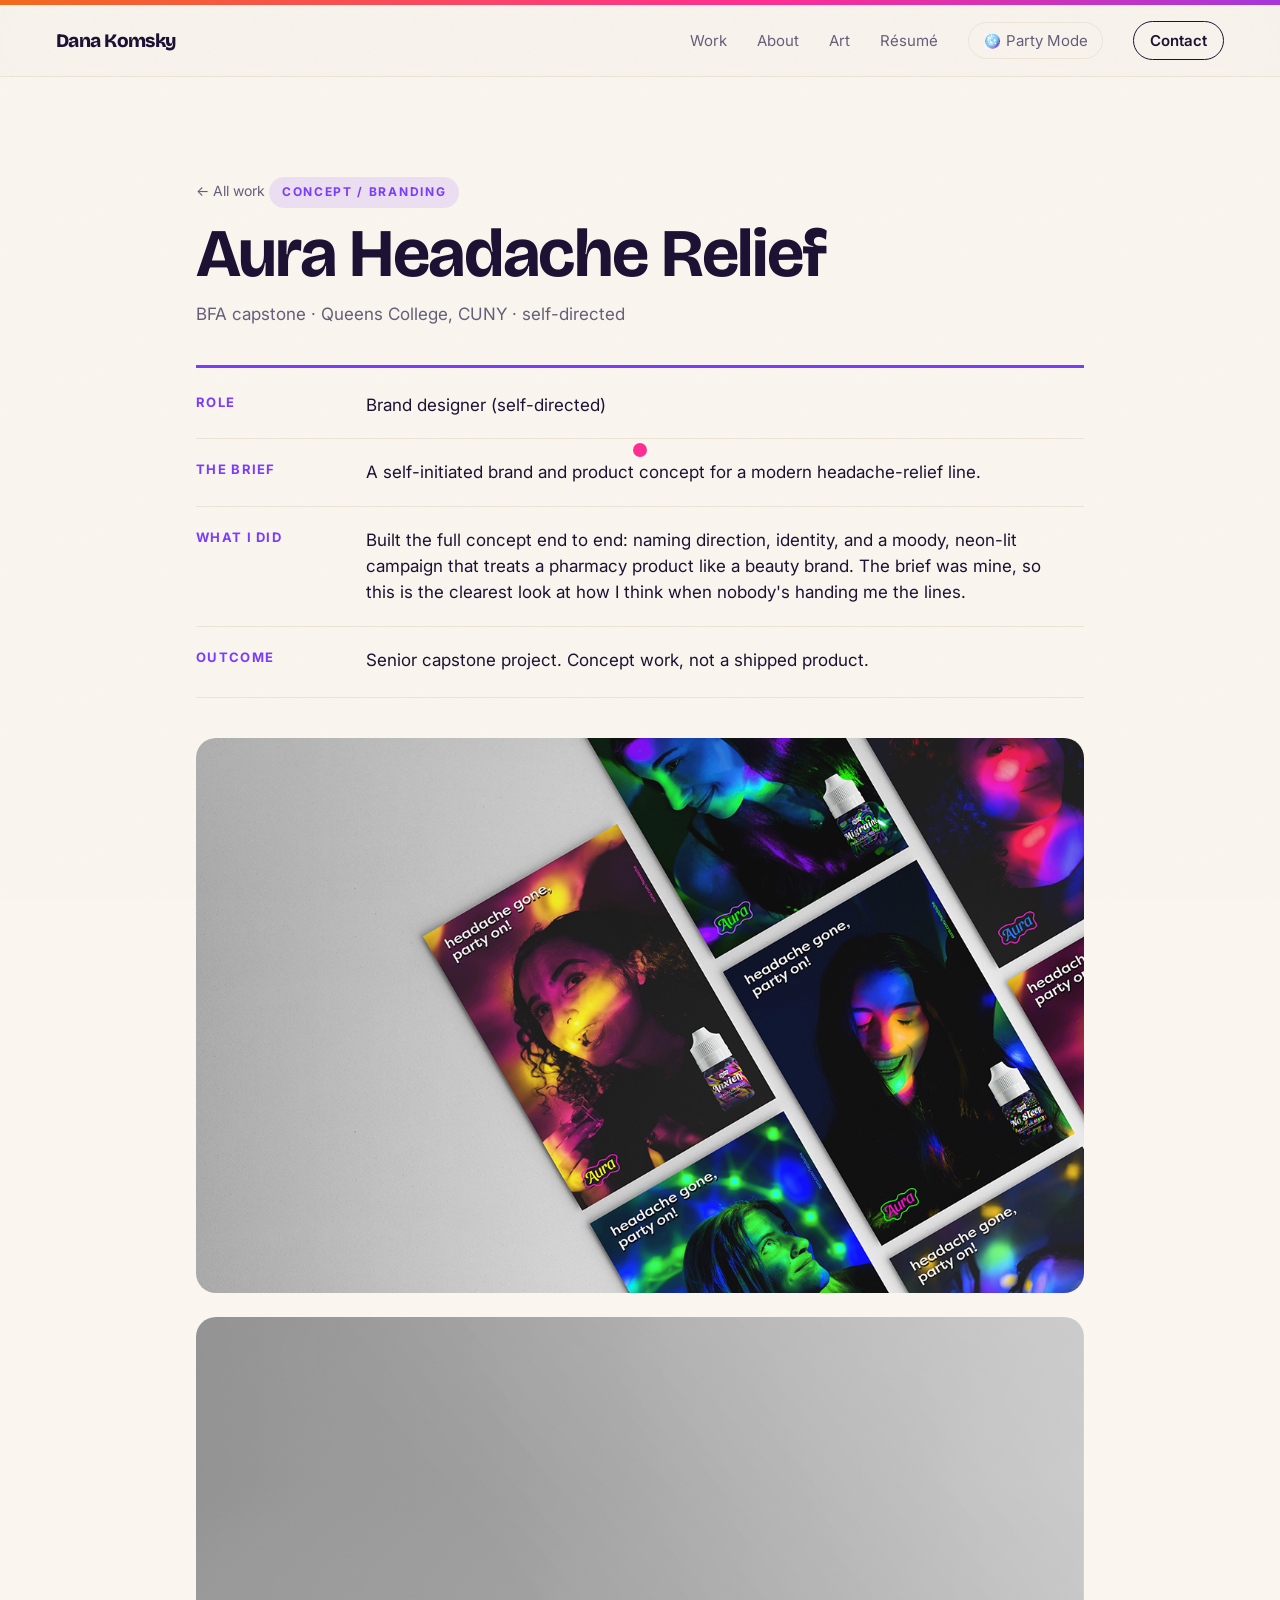
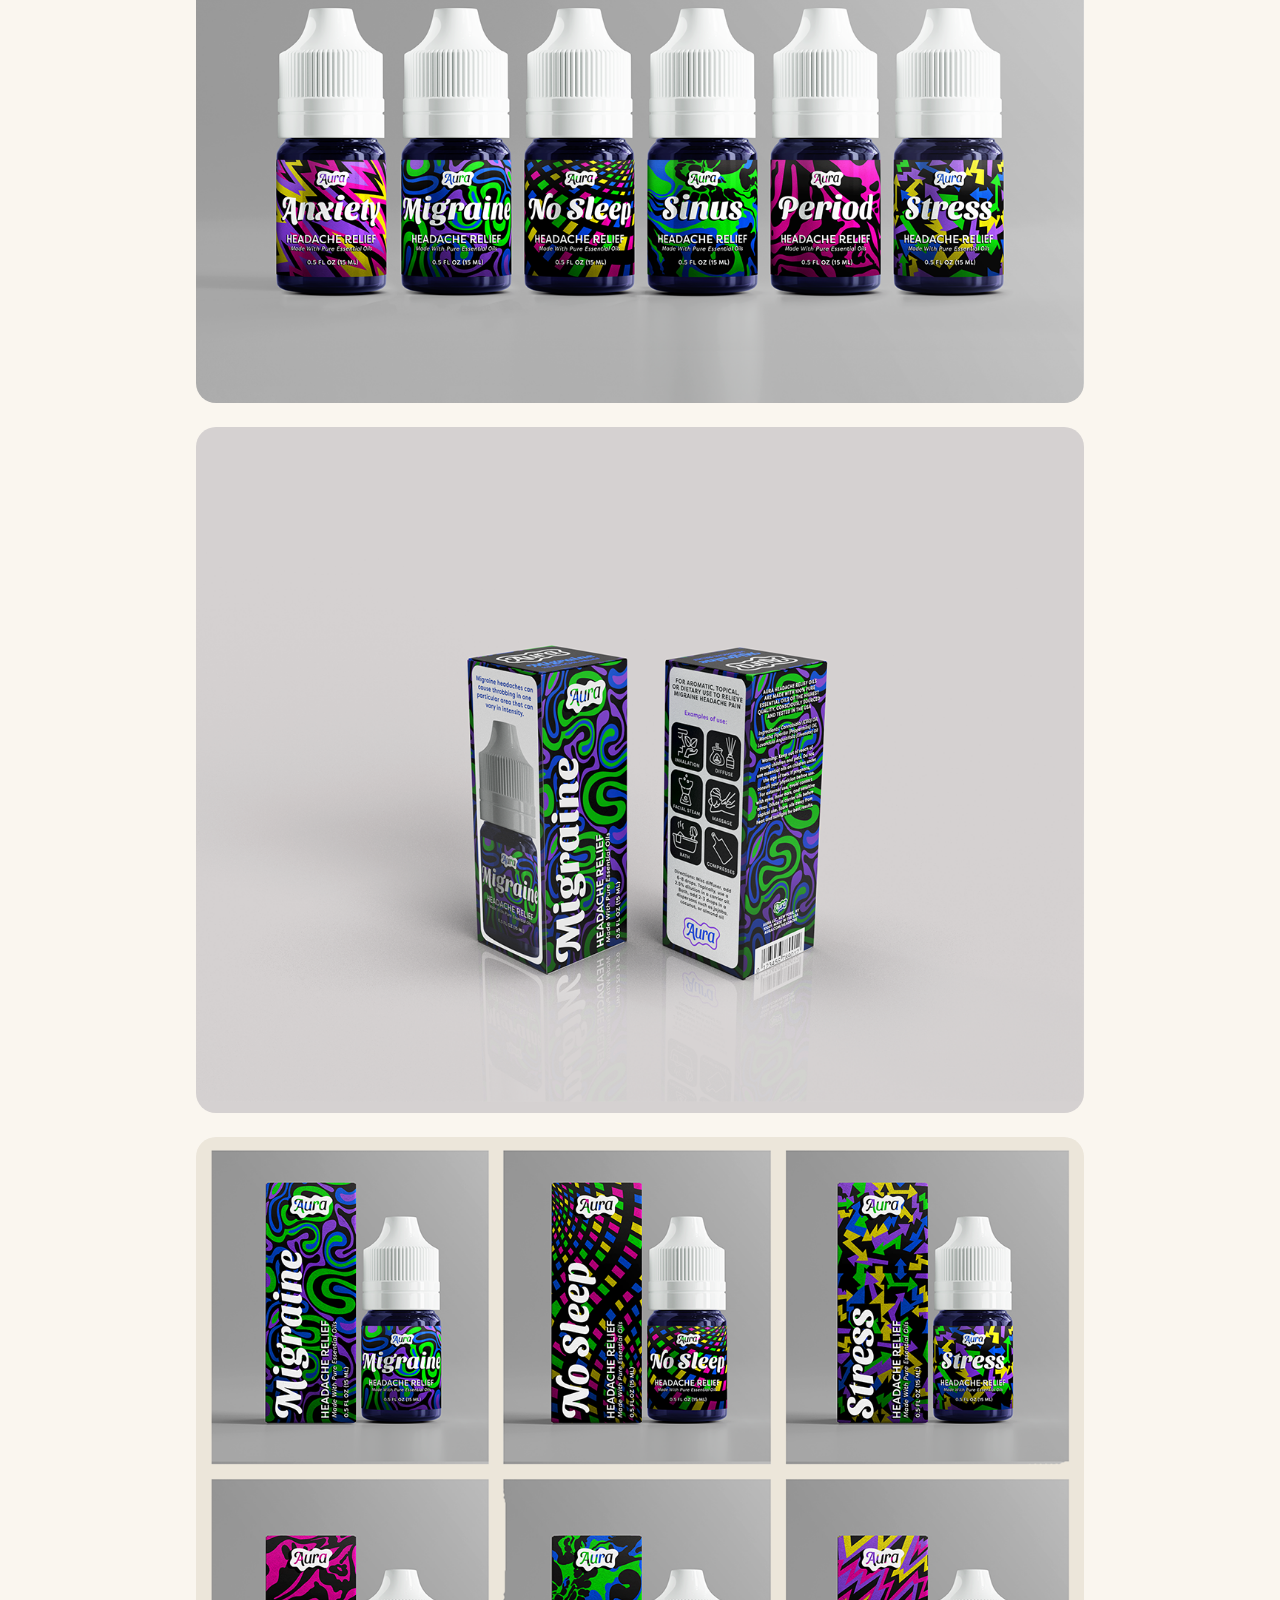
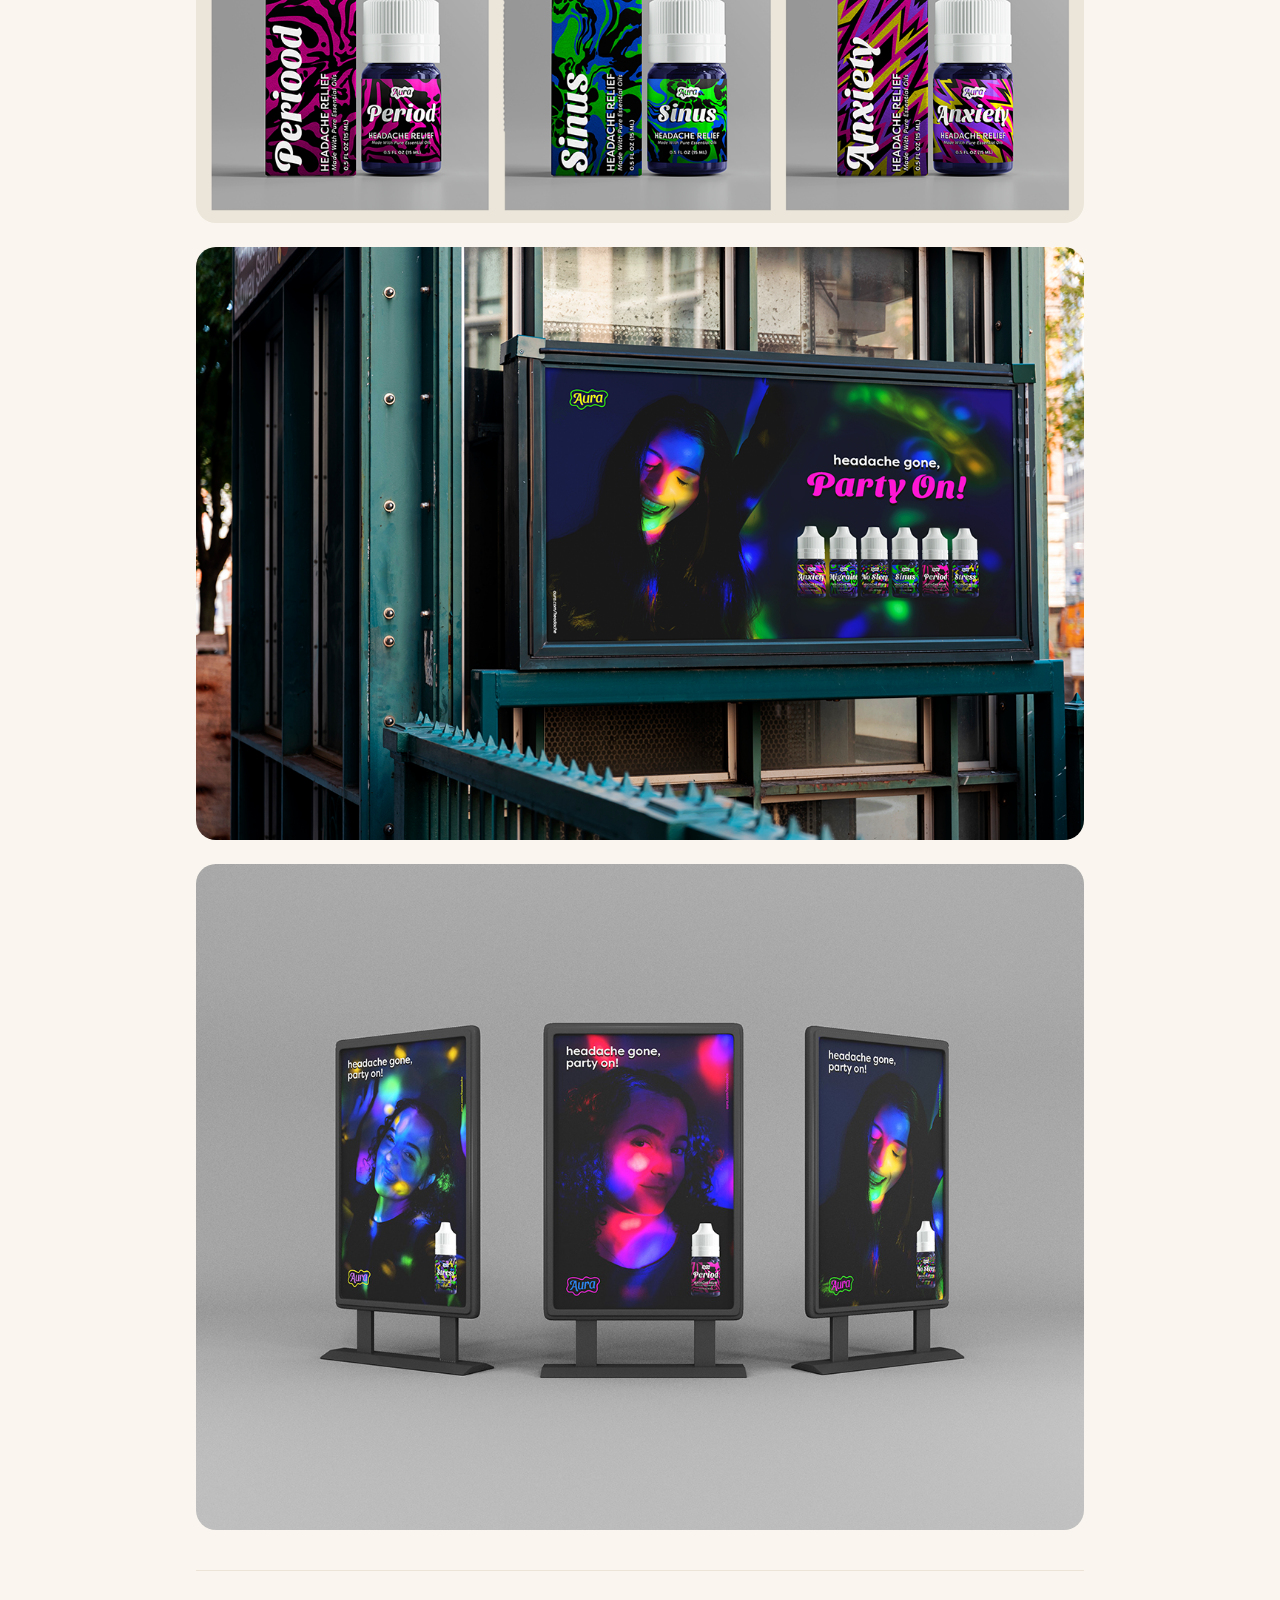
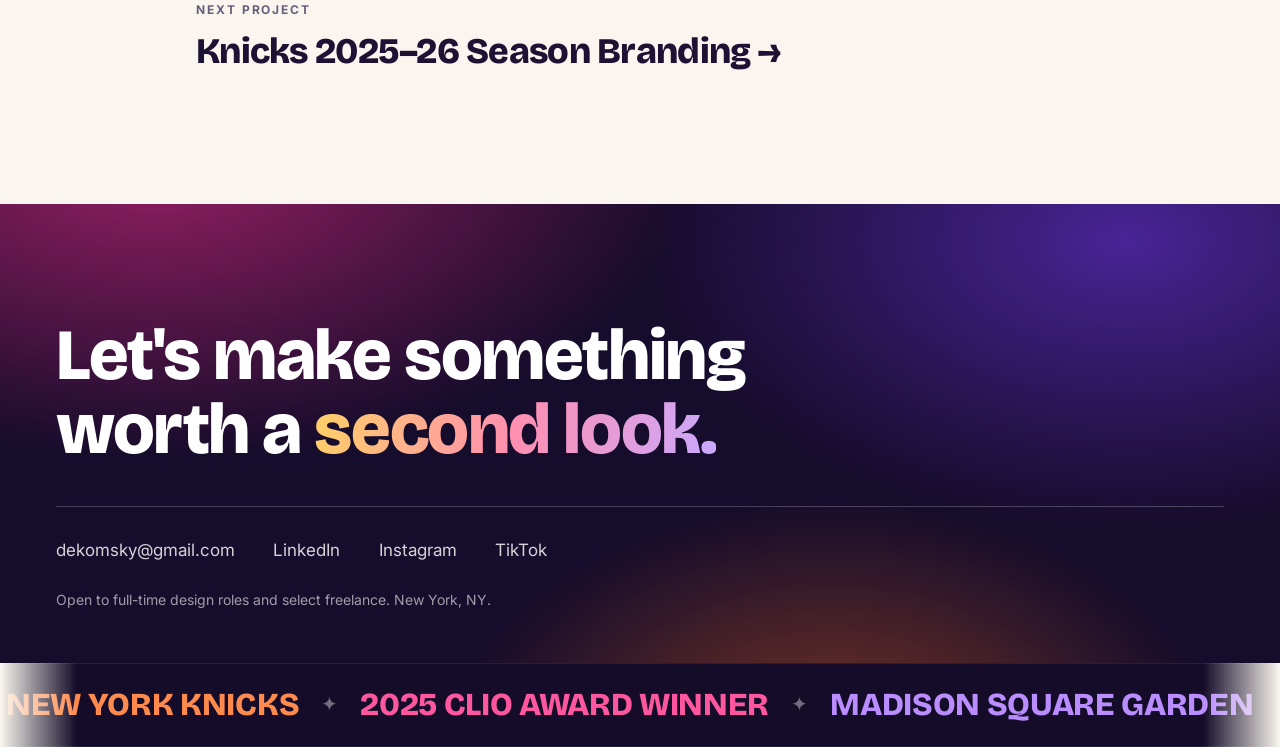
<file: work/aura-headache-relief.html>
<!doctype html>
<html lang="en">
<head>
<meta charset="utf-8">
<meta name="viewport" content="width=device-width, initial-scale=1">
<meta name="robots" content="noindex, nofollow"><!-- preview only: remove before launching on danakomsky.com -->
<title>Aura Headache Relief · Dana Komsky</title>
<link rel="preconnect" href="https://fonts.googleapis.com"><link rel="preconnect" href="https://fonts.gstatic.com" crossorigin><link href="https://fonts.googleapis.com/css2?family=Bricolage+Grotesque:opsz,wght@12..96,500;12..96,700;12..96,800&family=Caveat:wght@600;700&family=Inter:wght@400;500;600&display=swap" rel="stylesheet">
<link rel="stylesheet" href="../style.css">
<script>try{if(localStorage.getItem('party')==='1')document.documentElement.classList.add('party');}catch(e){}</script>
</head>
<body>
<div class="lasers" aria-hidden="true"><i></i><i></i><i></i><i></i><i></i><i></i></div>
<div class="strobe" aria-hidden="true"></div>
<div class="disco-light" aria-hidden="true"></div>
<div class="disco" aria-hidden="true"><div class="disco-rope"><span class="disco-cord"></span><span class="disco-ball"><svg viewBox="0 0 120 142" xmlns="http://www.w3.org/2000/svg"><defs><clipPath id="cb"><circle cx="60" cy="70" r="52"/></clipPath><radialGradient id="dhl" cx="36%" cy="32%" r="55%"><stop offset="0%" stop-color="#fff" stop-opacity="0.95"/><stop offset="45%" stop-color="#fff" stop-opacity="0.12"/><stop offset="100%" stop-color="#fff" stop-opacity="0"/></radialGradient><radialGradient id="dsh" cx="40%" cy="36%" r="64%"><stop offset="52%" stop-color="#000" stop-opacity="0"/><stop offset="100%" stop-color="#070a12" stop-opacity="0.62"/></radialGradient></defs><rect x="59" y="8" width="2" height="13" fill="#c7d0db"/><circle cx="60" cy="10" r="4.5" fill="none" stroke="#cdd6e0" stroke-width="2"/><g clip-path="url(#cb)"><circle cx="60" cy="70" r="52" fill="#39414f"/><rect x="46.5" y="18.5" width="6.6" height="6.6" rx="0.5" fill="#d3dbe5"/><rect x="54.1" y="18.5" width="6.6" height="6.6" rx="0.5" fill="#c9d2dd"/><rect x="61.7" y="18.5" width="6.6" height="6.6" rx="0.5" fill="#d3dbe5"/><rect x="69.3" y="18.5" width="6.6" height="6.6" rx="0.5" fill="#dde5ee"/><rect x="31.3" y="26.1" width="6.6" height="6.6" rx="0.5" fill="#6f7b8d"/><rect x="38.9" y="26.1" width="6.6" height="6.6" rx="0.5" fill="#4f5969"/><rect x="46.5" y="26.1" width="6.6" height="6.6" rx="0.5" fill="#fbfdff"/><rect x="54.1" y="26.1" width="6.6" height="6.6" rx="0.5" fill="#e6ebf2"/><rect x="61.7" y="26.1" width="6.6" height="6.6" rx="0.5" fill="#dde5ee"/><rect x="69.3" y="26.1" width="6.6" height="6.6" rx="0.5" fill="#eef2f8"/><rect x="76.9" y="26.1" width="6.6" height="6.6" rx="0.5" fill="#5b6678"/><rect x="84.5" y="26.1" width="6.6" height="6.6" rx="0.5" fill="#fbfdff"/><rect x="23.7" y="33.7" width="6.6" height="6.6" rx="0.5" fill="#9ca7b6"/><rect x="31.3" y="33.7" width="6.6" height="6.6" rx="0.5" fill="#c9d2dd"/><rect x="38.9" y="33.7" width="6.6" height="6.6" rx="0.5" fill="#b3bdca"/><rect x="46.5" y="33.7" width="6.6" height="6.6" rx="0.5" fill="#eef2f8"/><rect x="54.1" y="33.7" width="6.6" height="6.6" rx="0.5" fill="#b3bdca"/><rect x="61.7" y="33.7" width="6.6" height="6.6" rx="0.5" fill="#eef2f8"/><rect x="69.3" y="33.7" width="6.6" height="6.6" rx="0.5" fill="#9ca7b6"/><rect x="76.9" y="33.7" width="6.6" height="6.6" rx="0.5" fill="#b3bdca"/><rect x="84.5" y="33.7" width="6.6" height="6.6" rx="0.5" fill="#ffffff"/><rect x="92.1" y="33.7" width="6.6" height="6.6" rx="0.5" fill="#eef2f8"/><rect x="16.1" y="41.3" width="6.6" height="6.6" rx="0.5" fill="#b3bdca"/><rect x="23.7" y="41.3" width="6.6" height="6.6" rx="0.5" fill="#fbfdff"/><rect x="31.3" y="41.3" width="6.6" height="6.6" rx="0.5" fill="#fbfdff"/><rect x="38.9" y="41.3" width="6.6" height="6.6" rx="0.5" fill="#fbfdff"/><rect x="46.5" y="41.3" width="6.6" height="6.6" rx="0.5" fill="#e6ebf2"/><rect x="54.1" y="41.3" width="6.6" height="6.6" rx="0.5" fill="#c9d2dd"/><rect x="61.7" y="41.3" width="6.6" height="6.6" rx="0.5" fill="#b3bdca"/><rect x="69.3" y="41.3" width="6.6" height="6.6" rx="0.5" fill="#b3bdca"/><rect x="76.9" y="41.3" width="6.6" height="6.6" rx="0.5" fill="#e6ebf2"/><rect x="84.5" y="41.3" width="6.6" height="6.6" rx="0.5" fill="#eef2f8"/><rect x="92.1" y="41.3" width="6.6" height="6.6" rx="0.5" fill="#4f5969"/><rect x="99.7" y="41.3" width="6.6" height="6.6" rx="0.5" fill="#5b6678"/><rect x="16.1" y="48.9" width="6.6" height="6.6" rx="0.5" fill="#d3dbe5"/><rect x="23.7" y="48.9" width="6.6" height="6.6" rx="0.5" fill="#c9d2dd"/><rect x="31.3" y="48.9" width="6.6" height="6.6" rx="0.5" fill="#c9d2dd"/><rect x="38.9" y="48.9" width="6.6" height="6.6" rx="0.5" fill="#dde5ee"/><rect x="46.5" y="48.9" width="6.6" height="6.6" rx="0.5" fill="#e6ebf2"/><rect x="54.1" y="48.9" width="6.6" height="6.6" rx="0.5" fill="#6f7b8d"/><rect x="61.7" y="48.9" width="6.6" height="6.6" rx="0.5" fill="#fbfdff"/><rect x="69.3" y="48.9" width="6.6" height="6.6" rx="0.5" fill="#b3bdca"/><rect x="76.9" y="48.9" width="6.6" height="6.6" rx="0.5" fill="#fbfdff"/><rect x="84.5" y="48.9" width="6.6" height="6.6" rx="0.5" fill="#e6ebf2"/><rect x="92.1" y="48.9" width="6.6" height="6.6" rx="0.5" fill="#eef2f8"/><rect x="99.7" y="48.9" width="6.6" height="6.6" rx="0.5" fill="#ffffff"/><rect x="8.5" y="56.5" width="6.6" height="6.6" rx="0.5" fill="#6f7b8d"/><rect x="16.1" y="56.5" width="6.6" height="6.6" rx="0.5" fill="#9ca7b6"/><rect x="23.7" y="56.5" width="6.6" height="6.6" rx="0.5" fill="#e6ebf2"/><rect x="31.3" y="56.5" width="6.6" height="6.6" rx="0.5" fill="#5b6678"/><rect x="38.9" y="56.5" width="6.6" height="6.6" rx="0.5" fill="#c9d2dd"/><rect x="46.5" y="56.5" width="6.6" height="6.6" rx="0.5" fill="#ffffff"/><rect x="54.1" y="56.5" width="6.6" height="6.6" rx="0.5" fill="#d3dbe5"/><rect x="61.7" y="56.5" width="6.6" height="6.6" rx="0.5" fill="#4f5969"/><rect x="69.3" y="56.5" width="6.6" height="6.6" rx="0.5" fill="#dde5ee"/><rect x="76.9" y="56.5" width="6.6" height="6.6" rx="0.5" fill="#dde5ee"/><rect x="84.5" y="56.5" width="6.6" height="6.6" rx="0.5" fill="#b3bdca"/><rect x="92.1" y="56.5" width="6.6" height="6.6" rx="0.5" fill="#c9d2dd"/><rect x="99.7" y="56.5" width="6.6" height="6.6" rx="0.5" fill="#dde5ee"/><rect x="8.5" y="64.1" width="6.6" height="6.6" rx="0.5" fill="#c9d2dd"/><rect x="16.1" y="64.1" width="6.6" height="6.6" rx="0.5" fill="#e6ebf2"/><rect x="23.7" y="64.1" width="6.6" height="6.6" rx="0.5" fill="#eef2f8"/><rect x="31.3" y="64.1" width="6.6" height="6.6" rx="0.5" fill="#eef2f8"/><rect x="38.9" y="64.1" width="6.6" height="6.6" rx="0.5" fill="#4f5969"/><rect x="46.5" y="64.1" width="6.6" height="6.6" rx="0.5" fill="#c9d2dd"/><rect x="54.1" y="64.1" width="6.6" height="6.6" rx="0.5" fill="#e6ebf2"/><rect x="61.7" y="64.1" width="6.6" height="6.6" rx="0.5" fill="#d3dbe5"/><rect x="69.3" y="64.1" width="6.6" height="6.6" rx="0.5" fill="#dde5ee"/><rect x="76.9" y="64.1" width="6.6" height="6.6" rx="0.5" fill="#eef2f8"/><rect x="84.5" y="64.1" width="6.6" height="6.6" rx="0.5" fill="#6f7b8d"/><rect x="92.1" y="64.1" width="6.6" height="6.6" rx="0.5" fill="#eef2f8"/><rect x="99.7" y="64.1" width="6.6" height="6.6" rx="0.5" fill="#c9d2dd"/><rect x="107.3" y="64.1" width="6.6" height="6.6" rx="0.5" fill="#eef2f8"/><rect x="8.5" y="71.7" width="6.6" height="6.6" rx="0.5" fill="#d3dbe5"/><rect x="16.1" y="71.7" width="6.6" height="6.6" rx="0.5" fill="#fbfdff"/><rect x="23.7" y="71.7" width="6.6" height="6.6" rx="0.5" fill="#9ca7b6"/><rect x="31.3" y="71.7" width="6.6" height="6.6" rx="0.5" fill="#dde5ee"/><rect x="38.9" y="71.7" width="6.6" height="6.6" rx="0.5" fill="#5b6678"/><rect x="46.5" y="71.7" width="6.6" height="6.6" rx="0.5" fill="#9ca7b6"/><rect x="54.1" y="71.7" width="6.6" height="6.6" rx="0.5" fill="#dde5ee"/><rect x="61.7" y="71.7" width="6.6" height="6.6" rx="0.5" fill="#fbfdff"/><rect x="69.3" y="71.7" width="6.6" height="6.6" rx="0.5" fill="#9ca7b6"/><rect x="76.9" y="71.7" width="6.6" height="6.6" rx="0.5" fill="#fbfdff"/><rect x="84.5" y="71.7" width="6.6" height="6.6" rx="0.5" fill="#ffffff"/><rect x="92.1" y="71.7" width="6.6" height="6.6" rx="0.5" fill="#d3dbe5"/><rect x="99.7" y="71.7" width="6.6" height="6.6" rx="0.5" fill="#6f7b8d"/><rect x="107.3" y="71.7" width="6.6" height="6.6" rx="0.5" fill="#eef2f8"/><rect x="8.5" y="79.3" width="6.6" height="6.6" rx="0.5" fill="#4f5969"/><rect x="16.1" y="79.3" width="6.6" height="6.6" rx="0.5" fill="#fbfdff"/><rect x="23.7" y="79.3" width="6.6" height="6.6" rx="0.5" fill="#dde5ee"/><rect x="31.3" y="79.3" width="6.6" height="6.6" rx="0.5" fill="#9ca7b6"/><rect x="38.9" y="79.3" width="6.6" height="6.6" rx="0.5" fill="#d3dbe5"/><rect x="46.5" y="79.3" width="6.6" height="6.6" rx="0.5" fill="#e6ebf2"/><rect x="54.1" y="79.3" width="6.6" height="6.6" rx="0.5" fill="#fbfdff"/><rect x="61.7" y="79.3" width="6.6" height="6.6" rx="0.5" fill="#fbfdff"/><rect x="69.3" y="79.3" width="6.6" height="6.6" rx="0.5" fill="#e6ebf2"/><rect x="76.9" y="79.3" width="6.6" height="6.6" rx="0.5" fill="#fbfdff"/><rect x="84.5" y="79.3" width="6.6" height="6.6" rx="0.5" fill="#eef2f8"/><rect x="92.1" y="79.3" width="6.6" height="6.6" rx="0.5" fill="#5b6678"/><rect x="99.7" y="79.3" width="6.6" height="6.6" rx="0.5" fill="#e6ebf2"/><rect x="16.1" y="86.9" width="6.6" height="6.6" rx="0.5" fill="#e6ebf2"/><rect x="23.7" y="86.9" width="6.6" height="6.6" rx="0.5" fill="#d3dbe5"/><rect x="31.3" y="86.9" width="6.6" height="6.6" rx="0.5" fill="#eef2f8"/><rect x="38.9" y="86.9" width="6.6" height="6.6" rx="0.5" fill="#fbfdff"/><rect x="46.5" y="86.9" width="6.6" height="6.6" rx="0.5" fill="#eef2f8"/><rect x="54.1" y="86.9" width="6.6" height="6.6" rx="0.5" fill="#c9d2dd"/><rect x="61.7" y="86.9" width="6.6" height="6.6" rx="0.5" fill="#eef2f8"/><rect x="69.3" y="86.9" width="6.6" height="6.6" rx="0.5" fill="#d3dbe5"/><rect x="76.9" y="86.9" width="6.6" height="6.6" rx="0.5" fill="#fbfdff"/><rect x="84.5" y="86.9" width="6.6" height="6.6" rx="0.5" fill="#dde5ee"/><rect x="92.1" y="86.9" width="6.6" height="6.6" rx="0.5" fill="#c9d2dd"/><rect x="99.7" y="86.9" width="6.6" height="6.6" rx="0.5" fill="#9ca7b6"/><rect x="16.1" y="94.5" width="6.6" height="6.6" rx="0.5" fill="#d3dbe5"/><rect x="23.7" y="94.5" width="6.6" height="6.6" rx="0.5" fill="#c9d2dd"/><rect x="31.3" y="94.5" width="6.6" height="6.6" rx="0.5" fill="#b3bdca"/><rect x="38.9" y="94.5" width="6.6" height="6.6" rx="0.5" fill="#e6ebf2"/><rect x="46.5" y="94.5" width="6.6" height="6.6" rx="0.5" fill="#c9d2dd"/><rect x="54.1" y="94.5" width="6.6" height="6.6" rx="0.5" fill="#e6ebf2"/><rect x="61.7" y="94.5" width="6.6" height="6.6" rx="0.5" fill="#9ca7b6"/><rect x="69.3" y="94.5" width="6.6" height="6.6" rx="0.5" fill="#dde5ee"/><rect x="76.9" y="94.5" width="6.6" height="6.6" rx="0.5" fill="#fbfdff"/><rect x="84.5" y="94.5" width="6.6" height="6.6" rx="0.5" fill="#b3bdca"/><rect x="92.1" y="94.5" width="6.6" height="6.6" rx="0.5" fill="#eef2f8"/><rect x="99.7" y="94.5" width="6.6" height="6.6" rx="0.5" fill="#b3bdca"/><rect x="23.7" y="102.1" width="6.6" height="6.6" rx="0.5" fill="#e6ebf2"/><rect x="31.3" y="102.1" width="6.6" height="6.6" rx="0.5" fill="#d3dbe5"/><rect x="38.9" y="102.1" width="6.6" height="6.6" rx="0.5" fill="#d3dbe5"/><rect x="46.5" y="102.1" width="6.6" height="6.6" rx="0.5" fill="#fbfdff"/><rect x="54.1" y="102.1" width="6.6" height="6.6" rx="0.5" fill="#fbfdff"/><rect x="61.7" y="102.1" width="6.6" height="6.6" rx="0.5" fill="#b3bdca"/><rect x="69.3" y="102.1" width="6.6" height="6.6" rx="0.5" fill="#b3bdca"/><rect x="76.9" y="102.1" width="6.6" height="6.6" rx="0.5" fill="#fbfdff"/><rect x="84.5" y="102.1" width="6.6" height="6.6" rx="0.5" fill="#e6ebf2"/><rect x="92.1" y="102.1" width="6.6" height="6.6" rx="0.5" fill="#fbfdff"/><rect x="31.3" y="109.7" width="6.6" height="6.6" rx="0.5" fill="#b3bdca"/><rect x="38.9" y="109.7" width="6.6" height="6.6" rx="0.5" fill="#dde5ee"/><rect x="46.5" y="109.7" width="6.6" height="6.6" rx="0.5" fill="#eef2f8"/><rect x="54.1" y="109.7" width="6.6" height="6.6" rx="0.5" fill="#9ca7b6"/><rect x="61.7" y="109.7" width="6.6" height="6.6" rx="0.5" fill="#c9d2dd"/><rect x="69.3" y="109.7" width="6.6" height="6.6" rx="0.5" fill="#d3dbe5"/><rect x="76.9" y="109.7" width="6.6" height="6.6" rx="0.5" fill="#fbfdff"/><rect x="84.5" y="109.7" width="6.6" height="6.6" rx="0.5" fill="#fbfdff"/><rect x="54.1" y="117.3" width="6.6" height="6.6" rx="0.5" fill="#b3bdca"/><rect x="61.7" y="117.3" width="6.6" height="6.6" rx="0.5" fill="#dde5ee"/><circle cx="60" cy="70" r="52" fill="url(#dsh)"/><ellipse cx="45" cy="53" rx="30" ry="26" fill="url(#dhl)"/></g></svg></span></div></div>
<svg class="defs" width="0" height="0" aria-hidden="true"><defs><filter id="goo"><feGaussianBlur in="SourceGraphic" stdDeviation="18" result="b"/><feColorMatrix in="b" type="matrix" values="1 0 0 0 0  0 1 0 0 0  0 0 1 0 0  0 0 0 16 -7" result="g"/><feBlend in="SourceGraphic" in2="g"/></filter></defs></svg>
<div class="colorbar"></div>
<header class="nav">
  <a class="brand" href="../index.html">Dana Komsky</a>
  <nav>
    <a href="../index.html#work">Work</a>
    <a href="../about.html">About</a>
    <a href="https://www.instagram.com/colorintheworld/" target="_blank" rel="noopener">Art</a>
    <a href="../dana-komsky-resume.pdf" target="_blank" rel="noopener">Résumé</a>
    <button class="party-toggle" type="button" aria-pressed="false">🪩 Party Mode</button>
    <a class="nav-cta" href="mailto:dekomsky@gmail.com">Contact</a>
  </nav>
</header>
<div class="party-wrap">
<article class="project" style="--accent:#7A3CFF">
  <div class="proj-head">
    <a class="back" href="../index.html#work">&larr; All work</a>
    <span class="proj-tag" data-reveal>Concept / Branding</span>
    <h1 data-reveal>Aura Headache Relief</h1>
    <p class="proj-client" data-reveal>BFA capstone · Queens College, CUNY · self-directed</p>
  </div>
  <div class="proj-brief" data-reveal>
    <div class="brief-row"><span class="brief-k">Role</span><span class="brief-v">Brand designer (self-directed)</span></div>
    <div class="brief-row"><span class="brief-k">The brief</span><span class="brief-v">A self-initiated brand and product concept for a modern headache-relief line.</span></div>
    <div class="brief-row"><span class="brief-k">What I did</span><span class="brief-v">Built the full concept end to end: naming direction, identity, and a moody, neon-lit campaign that treats a pharmacy product like a beauty brand. The brief was mine, so this is the clearest look at how I think when nobody's handing me the lines.</span></div>
    <div class="brief-row"><span class="brief-k">Outcome</span><span class="brief-v">Senior capstone project. Concept work, not a shipped product.</span></div>
  </div>
  <div class="proj-gallery">
    <img loading="lazy" data-reveal src="../images/aura-headache-relief/01.png" alt="Aura Headache Relief">
    <img loading="lazy" data-reveal src="../images/aura-headache-relief/02.png" alt="Aura Headache Relief">
    <img loading="lazy" data-reveal src="../images/aura-headache-relief/03.png" alt="Aura Headache Relief">
    <img loading="lazy" data-reveal src="../images/aura-headache-relief/04.png" alt="Aura Headache Relief">
    <img loading="lazy" data-reveal src="../images/aura-headache-relief/05.png" alt="Aura Headache Relief">
    <img loading="lazy" data-reveal src="../images/aura-headache-relief/06.jpg" alt="Aura Headache Relief">
  </div>
  <a class="next-proj" href="new-york-knicks.html" style="--accent:#F36A1D">
    <span class="next-label">Next project</span>
    <span class="next-title">Knicks 2025–26 Season Branding <span class="arr">&rarr;</span></span>
  </a>
</article>

<footer class="footer" id="contact">
  <div class="footer-big" data-reveal>Let's make something<br>worth a <span class="hl">second look.</span></div>
  <div class="footer-links" data-reveal>
    <a href="mailto:dekomsky@gmail.com">dekomsky@gmail.com</a>
    <a href="https://www.linkedin.com/in/dana-komsky/" target="_blank" rel="noopener">LinkedIn</a>
    <a href="https://www.instagram.com/colorintheworld/" target="_blank" rel="noopener">Instagram</a>
    <a href="https://www.tiktok.com/@colorintheworld" target="_blank" rel="noopener">TikTok</a>
  </div>
  <div class="footer-fine">Open to full-time design roles and select freelance. New York, NY.</div>
</footer>
<div class="ticker"><div class="ticker-track"><span class="tick">New York Knicks</span><i class="sep">✦</i><span class="tick">2025 Clio Award Winner</span><i class="sep">✦</i><span class="tick">Madison Square Garden</span><i class="sep">✦</i><span class="tick">Discover® Student Card</span><i class="sep">✦</i><span class="tick">80K+ Followers</span><i class="sep">✦</i><span class="tick">≈75M Consumers Reached</span><i class="sep">✦</i><span class="tick">New York Rangers</span><i class="sep">✦</i><span class="tick">BFA · Summa Cum Laude</span><i class="sep">✦</i><span class="tick">@colorintheworld</span><i class="sep">✦</i><span class="tick">New York Knicks</span><i class="sep">✦</i><span class="tick">2025 Clio Award Winner</span><i class="sep">✦</i><span class="tick">Madison Square Garden</span><i class="sep">✦</i><span class="tick">Discover® Student Card</span><i class="sep">✦</i><span class="tick">80K+ Followers</span><i class="sep">✦</i><span class="tick">≈75M Consumers Reached</span><i class="sep">✦</i><span class="tick">New York Rangers</span><i class="sep">✦</i><span class="tick">BFA · Summa Cum Laude</span><i class="sep">✦</i><span class="tick">@colorintheworld</span><i class="sep">✦</i></div></div>
</div>

<script>
(function(){
  var reduce = window.matchMedia('(prefers-reduced-motion: reduce)').matches;
  // Scroll reveal
  if (!reduce) {
    var io = new IntersectionObserver(function(es){
      es.forEach(function(e){ if(e.isIntersecting){ e.target.classList.add('in'); io.unobserve(e.target); } });
    }, {threshold: .12, rootMargin: '0px 0px -40px 0px'});
    document.querySelectorAll('[data-reveal]').forEach(function(el){ io.observe(el); });
  } else {
    document.querySelectorAll('[data-reveal]').forEach(function(el){ el.classList.add('in'); });
  }
  // Squiggle: draw the stroke in proportion to scroll position
  var sq = document.querySelector('.squiggle path');
  if (sq) {
    var LEN = 380;
    if (reduce) {
      sq.style.strokeDashoffset = 0;
    } else {
      var queued = false;
      var drawSquiggle = function(){
        queued = false;
        // draws over the first ~320px of scroll: undrawn at top, full once scrolled past
        var sy = window.pageYOffset || document.documentElement.scrollTop || 0;
        var p = Math.max(0, Math.min(1, sy / 320));
        sq.style.strokeDashoffset = String(LEN * (1 - p));
      };
      var onScroll = function(){ if (!queued) { queued = true; requestAnimationFrame(drawSquiggle); } };
      window.addEventListener('scroll', onScroll, {passive:true});
      window.addEventListener('resize', onScroll);
      drawSquiggle();
    }
  }
  // Party mode: toggle + persistence across pages
  var setParty = function(on){
    document.documentElement.classList.toggle('party', on);
    try { localStorage.setItem('party', on ? '1' : '0'); } catch(e){}
    document.querySelectorAll('.party-toggle').forEach(function(b){
      b.setAttribute('aria-pressed', on ? 'true' : 'false');
      b.classList.toggle('on', on);
      b.textContent = on ? '🪩 Party Mode: on' : '🪩 Party Mode';
    });
  };
  setParty(document.documentElement.classList.contains('party'));
  document.querySelectorAll('.party-toggle').forEach(function(b){
    b.addEventListener('click', function(){
      setParty(!document.documentElement.classList.contains('party'));
    });
  });

  // Project carousel arrows
  document.querySelectorAll('.carousel').forEach(function(c){
    var track = c.querySelector('.car-track');
    if (!track) return;
    var step = function(){ return Math.min(track.clientWidth * 0.8, 384); };
    var prev = c.querySelector('.prev'), next = c.querySelector('.next');
    if (prev) prev.addEventListener('click', function(){ track.scrollBy({left: -step(), behavior: 'smooth'}); });
    if (next) next.addEventListener('click', function(){ track.scrollBy({left: step(), behavior: 'smooth'}); });
  });

  // Color-dot cursor (desktop, fine pointer only)
  if (window.matchMedia('(hover:hover) and (pointer:fine)').matches) {
    var dot = document.createElement('div');
    dot.className = 'cursor-dot';
    document.body.appendChild(dot);
    document.documentElement.classList.add('cursor-on');
    var x = innerWidth/2, y = innerHeight/2, cx = x, cy = y;
    var ease = reduce ? 1 : 0.2;
    addEventListener('mousemove', function(e){ x = e.clientX; y = e.clientY; });
    (function loop(){
      cx += (x - cx) * ease; cy += (y - cy) * ease;
      dot.style.transform = 'translate(' + cx + 'px,' + cy + 'px)';
      requestAnimationFrame(loop);
    })();
    var grow = function(){ dot.classList.add('grow'); };
    var shrink = function(){ dot.classList.remove('grow'); };
    document.querySelectorAll('a, button, .card, .feat-card, .next-proj').forEach(function(el){
      el.addEventListener('mouseenter', grow);
      el.addEventListener('mouseleave', shrink);
    });
    // Rainbow cursor trail — party mode only
    var lastTrail = 0;
    window.addEventListener('mousemove', function(e){
      if (!document.documentElement.classList.contains('party')) return;
      var now = Date.now();
      if (now - lastTrail < 45) return;
      lastTrail = now;
      var t = document.createElement('div');
      t.className = 'trail';
      t.style.left = e.clientX + 'px';
      t.style.top = e.clientY + 'px';
      t.style.background = 'hsl(' + (now / 6 % 360) + ',95%,60%)';
      document.body.appendChild(t);
      setTimeout(function(){ t.remove(); }, 650);
    }, {passive:true});
  }
})();
</script>
</body></html>
</file>
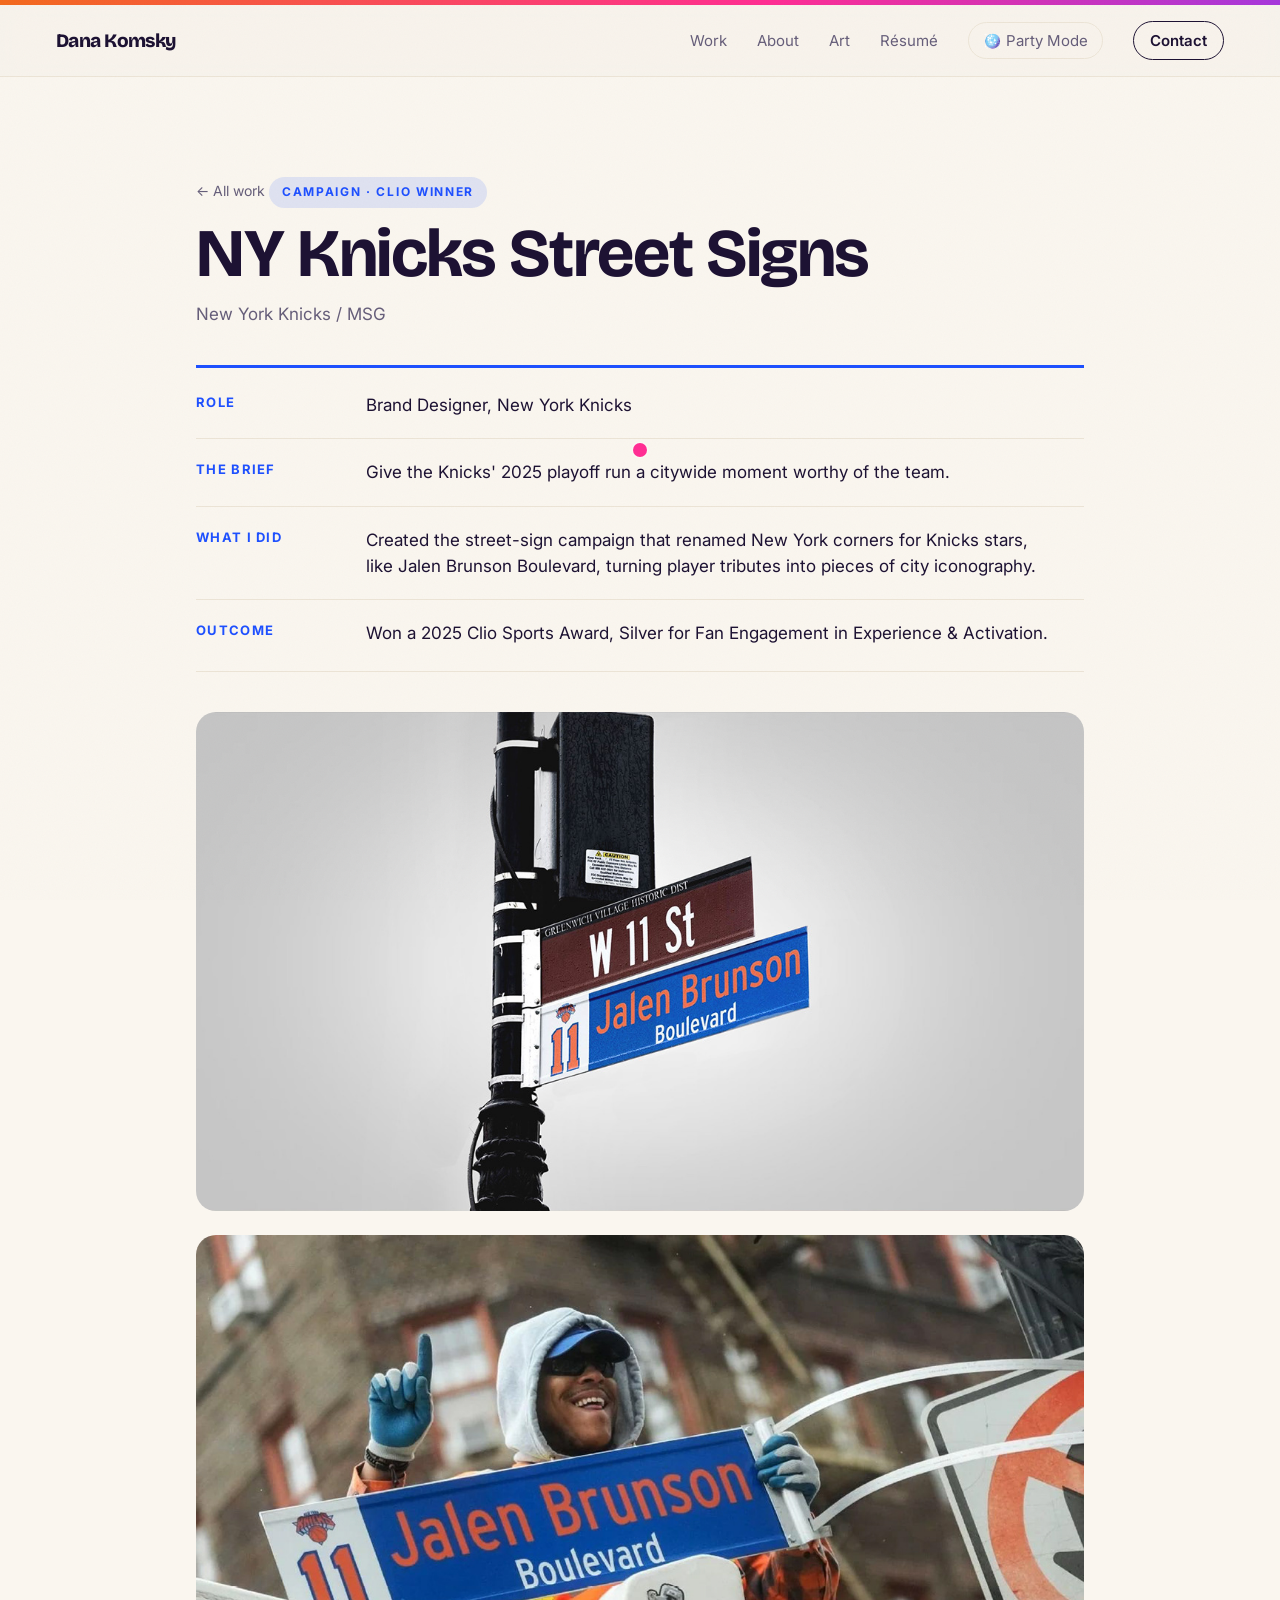
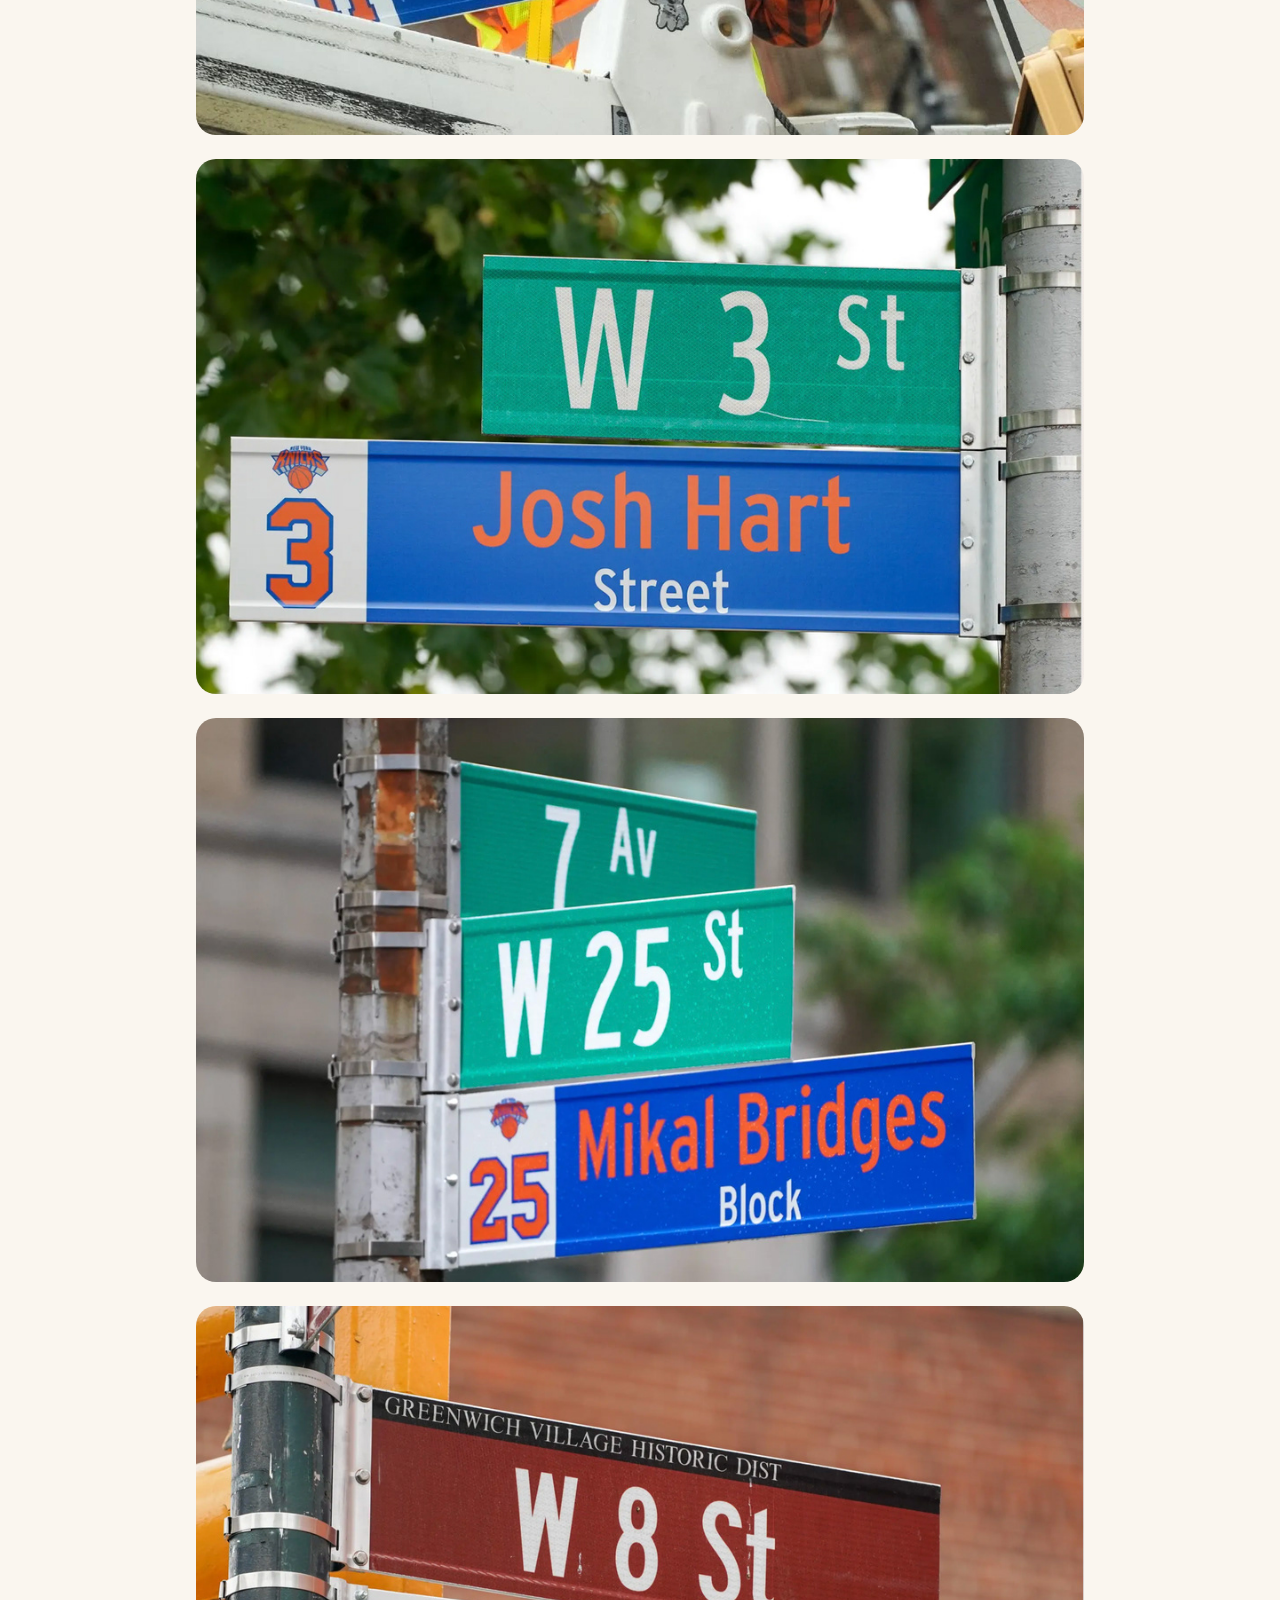
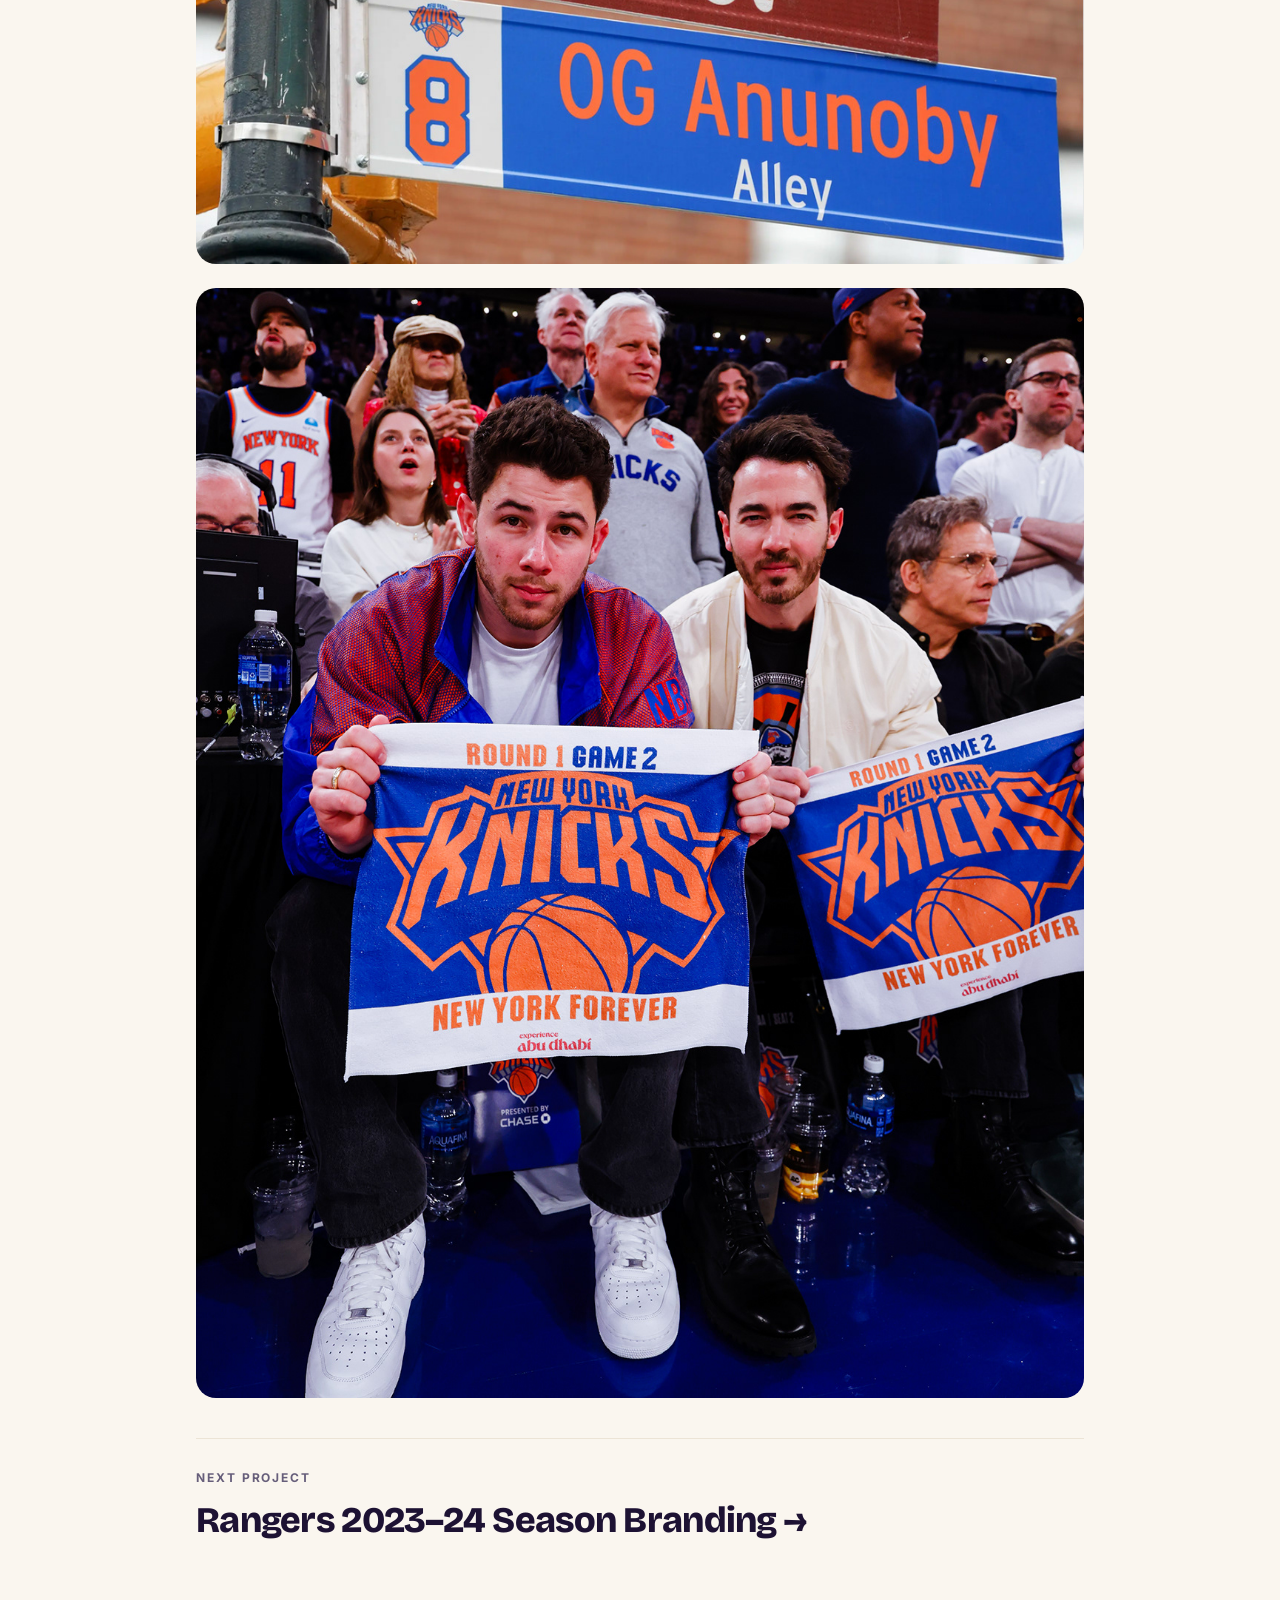
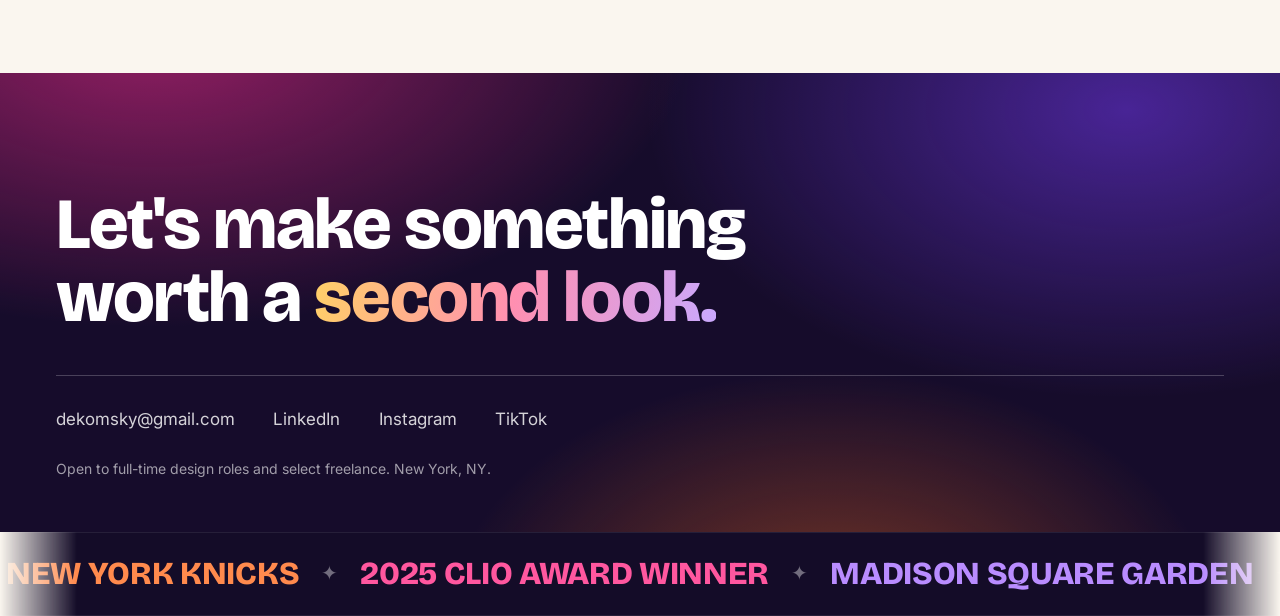
<file: work/copy-of-new-york-knicks-2024-25-season-branding.html>
<!doctype html>
<html lang="en">
<head>
<meta charset="utf-8">
<meta name="viewport" content="width=device-width, initial-scale=1">
<meta name="robots" content="noindex, nofollow"><!-- preview only: remove before launching on danakomsky.com -->
<title>NY Knicks Street Signs · Dana Komsky</title>
<link rel="preconnect" href="https://fonts.googleapis.com"><link rel="preconnect" href="https://fonts.gstatic.com" crossorigin><link href="https://fonts.googleapis.com/css2?family=Bricolage+Grotesque:opsz,wght@12..96,500;12..96,700;12..96,800&family=Caveat:wght@600;700&family=Inter:wght@400;500;600&display=swap" rel="stylesheet">
<link rel="stylesheet" href="../style.css">
<script>try{if(localStorage.getItem('party')==='1')document.documentElement.classList.add('party');}catch(e){}</script>
</head>
<body>
<div class="lasers" aria-hidden="true"><i></i><i></i><i></i><i></i><i></i><i></i></div>
<div class="strobe" aria-hidden="true"></div>
<div class="disco-light" aria-hidden="true"></div>
<div class="disco" aria-hidden="true"><div class="disco-rope"><span class="disco-cord"></span><span class="disco-ball"><svg viewBox="0 0 120 142" xmlns="http://www.w3.org/2000/svg"><defs><clipPath id="cb"><circle cx="60" cy="70" r="52"/></clipPath><radialGradient id="dhl" cx="36%" cy="32%" r="55%"><stop offset="0%" stop-color="#fff" stop-opacity="0.95"/><stop offset="45%" stop-color="#fff" stop-opacity="0.12"/><stop offset="100%" stop-color="#fff" stop-opacity="0"/></radialGradient><radialGradient id="dsh" cx="40%" cy="36%" r="64%"><stop offset="52%" stop-color="#000" stop-opacity="0"/><stop offset="100%" stop-color="#070a12" stop-opacity="0.62"/></radialGradient></defs><rect x="59" y="8" width="2" height="13" fill="#c7d0db"/><circle cx="60" cy="10" r="4.5" fill="none" stroke="#cdd6e0" stroke-width="2"/><g clip-path="url(#cb)"><circle cx="60" cy="70" r="52" fill="#39414f"/><rect x="46.5" y="18.5" width="6.6" height="6.6" rx="0.5" fill="#d3dbe5"/><rect x="54.1" y="18.5" width="6.6" height="6.6" rx="0.5" fill="#c9d2dd"/><rect x="61.7" y="18.5" width="6.6" height="6.6" rx="0.5" fill="#d3dbe5"/><rect x="69.3" y="18.5" width="6.6" height="6.6" rx="0.5" fill="#dde5ee"/><rect x="31.3" y="26.1" width="6.6" height="6.6" rx="0.5" fill="#6f7b8d"/><rect x="38.9" y="26.1" width="6.6" height="6.6" rx="0.5" fill="#4f5969"/><rect x="46.5" y="26.1" width="6.6" height="6.6" rx="0.5" fill="#fbfdff"/><rect x="54.1" y="26.1" width="6.6" height="6.6" rx="0.5" fill="#e6ebf2"/><rect x="61.7" y="26.1" width="6.6" height="6.6" rx="0.5" fill="#dde5ee"/><rect x="69.3" y="26.1" width="6.6" height="6.6" rx="0.5" fill="#eef2f8"/><rect x="76.9" y="26.1" width="6.6" height="6.6" rx="0.5" fill="#5b6678"/><rect x="84.5" y="26.1" width="6.6" height="6.6" rx="0.5" fill="#fbfdff"/><rect x="23.7" y="33.7" width="6.6" height="6.6" rx="0.5" fill="#9ca7b6"/><rect x="31.3" y="33.7" width="6.6" height="6.6" rx="0.5" fill="#c9d2dd"/><rect x="38.9" y="33.7" width="6.6" height="6.6" rx="0.5" fill="#b3bdca"/><rect x="46.5" y="33.7" width="6.6" height="6.6" rx="0.5" fill="#eef2f8"/><rect x="54.1" y="33.7" width="6.6" height="6.6" rx="0.5" fill="#b3bdca"/><rect x="61.7" y="33.7" width="6.6" height="6.6" rx="0.5" fill="#eef2f8"/><rect x="69.3" y="33.7" width="6.6" height="6.6" rx="0.5" fill="#9ca7b6"/><rect x="76.9" y="33.7" width="6.6" height="6.6" rx="0.5" fill="#b3bdca"/><rect x="84.5" y="33.7" width="6.6" height="6.6" rx="0.5" fill="#ffffff"/><rect x="92.1" y="33.7" width="6.6" height="6.6" rx="0.5" fill="#eef2f8"/><rect x="16.1" y="41.3" width="6.6" height="6.6" rx="0.5" fill="#b3bdca"/><rect x="23.7" y="41.3" width="6.6" height="6.6" rx="0.5" fill="#fbfdff"/><rect x="31.3" y="41.3" width="6.6" height="6.6" rx="0.5" fill="#fbfdff"/><rect x="38.9" y="41.3" width="6.6" height="6.6" rx="0.5" fill="#fbfdff"/><rect x="46.5" y="41.3" width="6.6" height="6.6" rx="0.5" fill="#e6ebf2"/><rect x="54.1" y="41.3" width="6.6" height="6.6" rx="0.5" fill="#c9d2dd"/><rect x="61.7" y="41.3" width="6.6" height="6.6" rx="0.5" fill="#b3bdca"/><rect x="69.3" y="41.3" width="6.6" height="6.6" rx="0.5" fill="#b3bdca"/><rect x="76.9" y="41.3" width="6.6" height="6.6" rx="0.5" fill="#e6ebf2"/><rect x="84.5" y="41.3" width="6.6" height="6.6" rx="0.5" fill="#eef2f8"/><rect x="92.1" y="41.3" width="6.6" height="6.6" rx="0.5" fill="#4f5969"/><rect x="99.7" y="41.3" width="6.6" height="6.6" rx="0.5" fill="#5b6678"/><rect x="16.1" y="48.9" width="6.6" height="6.6" rx="0.5" fill="#d3dbe5"/><rect x="23.7" y="48.9" width="6.6" height="6.6" rx="0.5" fill="#c9d2dd"/><rect x="31.3" y="48.9" width="6.6" height="6.6" rx="0.5" fill="#c9d2dd"/><rect x="38.9" y="48.9" width="6.6" height="6.6" rx="0.5" fill="#dde5ee"/><rect x="46.5" y="48.9" width="6.6" height="6.6" rx="0.5" fill="#e6ebf2"/><rect x="54.1" y="48.9" width="6.6" height="6.6" rx="0.5" fill="#6f7b8d"/><rect x="61.7" y="48.9" width="6.6" height="6.6" rx="0.5" fill="#fbfdff"/><rect x="69.3" y="48.9" width="6.6" height="6.6" rx="0.5" fill="#b3bdca"/><rect x="76.9" y="48.9" width="6.6" height="6.6" rx="0.5" fill="#fbfdff"/><rect x="84.5" y="48.9" width="6.6" height="6.6" rx="0.5" fill="#e6ebf2"/><rect x="92.1" y="48.9" width="6.6" height="6.6" rx="0.5" fill="#eef2f8"/><rect x="99.7" y="48.9" width="6.6" height="6.6" rx="0.5" fill="#ffffff"/><rect x="8.5" y="56.5" width="6.6" height="6.6" rx="0.5" fill="#6f7b8d"/><rect x="16.1" y="56.5" width="6.6" height="6.6" rx="0.5" fill="#9ca7b6"/><rect x="23.7" y="56.5" width="6.6" height="6.6" rx="0.5" fill="#e6ebf2"/><rect x="31.3" y="56.5" width="6.6" height="6.6" rx="0.5" fill="#5b6678"/><rect x="38.9" y="56.5" width="6.6" height="6.6" rx="0.5" fill="#c9d2dd"/><rect x="46.5" y="56.5" width="6.6" height="6.6" rx="0.5" fill="#ffffff"/><rect x="54.1" y="56.5" width="6.6" height="6.6" rx="0.5" fill="#d3dbe5"/><rect x="61.7" y="56.5" width="6.6" height="6.6" rx="0.5" fill="#4f5969"/><rect x="69.3" y="56.5" width="6.6" height="6.6" rx="0.5" fill="#dde5ee"/><rect x="76.9" y="56.5" width="6.6" height="6.6" rx="0.5" fill="#dde5ee"/><rect x="84.5" y="56.5" width="6.6" height="6.6" rx="0.5" fill="#b3bdca"/><rect x="92.1" y="56.5" width="6.6" height="6.6" rx="0.5" fill="#c9d2dd"/><rect x="99.7" y="56.5" width="6.6" height="6.6" rx="0.5" fill="#dde5ee"/><rect x="8.5" y="64.1" width="6.6" height="6.6" rx="0.5" fill="#c9d2dd"/><rect x="16.1" y="64.1" width="6.6" height="6.6" rx="0.5" fill="#e6ebf2"/><rect x="23.7" y="64.1" width="6.6" height="6.6" rx="0.5" fill="#eef2f8"/><rect x="31.3" y="64.1" width="6.6" height="6.6" rx="0.5" fill="#eef2f8"/><rect x="38.9" y="64.1" width="6.6" height="6.6" rx="0.5" fill="#4f5969"/><rect x="46.5" y="64.1" width="6.6" height="6.6" rx="0.5" fill="#c9d2dd"/><rect x="54.1" y="64.1" width="6.6" height="6.6" rx="0.5" fill="#e6ebf2"/><rect x="61.7" y="64.1" width="6.6" height="6.6" rx="0.5" fill="#d3dbe5"/><rect x="69.3" y="64.1" width="6.6" height="6.6" rx="0.5" fill="#dde5ee"/><rect x="76.9" y="64.1" width="6.6" height="6.6" rx="0.5" fill="#eef2f8"/><rect x="84.5" y="64.1" width="6.6" height="6.6" rx="0.5" fill="#6f7b8d"/><rect x="92.1" y="64.1" width="6.6" height="6.6" rx="0.5" fill="#eef2f8"/><rect x="99.7" y="64.1" width="6.6" height="6.6" rx="0.5" fill="#c9d2dd"/><rect x="107.3" y="64.1" width="6.6" height="6.6" rx="0.5" fill="#eef2f8"/><rect x="8.5" y="71.7" width="6.6" height="6.6" rx="0.5" fill="#d3dbe5"/><rect x="16.1" y="71.7" width="6.6" height="6.6" rx="0.5" fill="#fbfdff"/><rect x="23.7" y="71.7" width="6.6" height="6.6" rx="0.5" fill="#9ca7b6"/><rect x="31.3" y="71.7" width="6.6" height="6.6" rx="0.5" fill="#dde5ee"/><rect x="38.9" y="71.7" width="6.6" height="6.6" rx="0.5" fill="#5b6678"/><rect x="46.5" y="71.7" width="6.6" height="6.6" rx="0.5" fill="#9ca7b6"/><rect x="54.1" y="71.7" width="6.6" height="6.6" rx="0.5" fill="#dde5ee"/><rect x="61.7" y="71.7" width="6.6" height="6.6" rx="0.5" fill="#fbfdff"/><rect x="69.3" y="71.7" width="6.6" height="6.6" rx="0.5" fill="#9ca7b6"/><rect x="76.9" y="71.7" width="6.6" height="6.6" rx="0.5" fill="#fbfdff"/><rect x="84.5" y="71.7" width="6.6" height="6.6" rx="0.5" fill="#ffffff"/><rect x="92.1" y="71.7" width="6.6" height="6.6" rx="0.5" fill="#d3dbe5"/><rect x="99.7" y="71.7" width="6.6" height="6.6" rx="0.5" fill="#6f7b8d"/><rect x="107.3" y="71.7" width="6.6" height="6.6" rx="0.5" fill="#eef2f8"/><rect x="8.5" y="79.3" width="6.6" height="6.6" rx="0.5" fill="#4f5969"/><rect x="16.1" y="79.3" width="6.6" height="6.6" rx="0.5" fill="#fbfdff"/><rect x="23.7" y="79.3" width="6.6" height="6.6" rx="0.5" fill="#dde5ee"/><rect x="31.3" y="79.3" width="6.6" height="6.6" rx="0.5" fill="#9ca7b6"/><rect x="38.9" y="79.3" width="6.6" height="6.6" rx="0.5" fill="#d3dbe5"/><rect x="46.5" y="79.3" width="6.6" height="6.6" rx="0.5" fill="#e6ebf2"/><rect x="54.1" y="79.3" width="6.6" height="6.6" rx="0.5" fill="#fbfdff"/><rect x="61.7" y="79.3" width="6.6" height="6.6" rx="0.5" fill="#fbfdff"/><rect x="69.3" y="79.3" width="6.6" height="6.6" rx="0.5" fill="#e6ebf2"/><rect x="76.9" y="79.3" width="6.6" height="6.6" rx="0.5" fill="#fbfdff"/><rect x="84.5" y="79.3" width="6.6" height="6.6" rx="0.5" fill="#eef2f8"/><rect x="92.1" y="79.3" width="6.6" height="6.6" rx="0.5" fill="#5b6678"/><rect x="99.7" y="79.3" width="6.6" height="6.6" rx="0.5" fill="#e6ebf2"/><rect x="16.1" y="86.9" width="6.6" height="6.6" rx="0.5" fill="#e6ebf2"/><rect x="23.7" y="86.9" width="6.6" height="6.6" rx="0.5" fill="#d3dbe5"/><rect x="31.3" y="86.9" width="6.6" height="6.6" rx="0.5" fill="#eef2f8"/><rect x="38.9" y="86.9" width="6.6" height="6.6" rx="0.5" fill="#fbfdff"/><rect x="46.5" y="86.9" width="6.6" height="6.6" rx="0.5" fill="#eef2f8"/><rect x="54.1" y="86.9" width="6.6" height="6.6" rx="0.5" fill="#c9d2dd"/><rect x="61.7" y="86.9" width="6.6" height="6.6" rx="0.5" fill="#eef2f8"/><rect x="69.3" y="86.9" width="6.6" height="6.6" rx="0.5" fill="#d3dbe5"/><rect x="76.9" y="86.9" width="6.6" height="6.6" rx="0.5" fill="#fbfdff"/><rect x="84.5" y="86.9" width="6.6" height="6.6" rx="0.5" fill="#dde5ee"/><rect x="92.1" y="86.9" width="6.6" height="6.6" rx="0.5" fill="#c9d2dd"/><rect x="99.7" y="86.9" width="6.6" height="6.6" rx="0.5" fill="#9ca7b6"/><rect x="16.1" y="94.5" width="6.6" height="6.6" rx="0.5" fill="#d3dbe5"/><rect x="23.7" y="94.5" width="6.6" height="6.6" rx="0.5" fill="#c9d2dd"/><rect x="31.3" y="94.5" width="6.6" height="6.6" rx="0.5" fill="#b3bdca"/><rect x="38.9" y="94.5" width="6.6" height="6.6" rx="0.5" fill="#e6ebf2"/><rect x="46.5" y="94.5" width="6.6" height="6.6" rx="0.5" fill="#c9d2dd"/><rect x="54.1" y="94.5" width="6.6" height="6.6" rx="0.5" fill="#e6ebf2"/><rect x="61.7" y="94.5" width="6.6" height="6.6" rx="0.5" fill="#9ca7b6"/><rect x="69.3" y="94.5" width="6.6" height="6.6" rx="0.5" fill="#dde5ee"/><rect x="76.9" y="94.5" width="6.6" height="6.6" rx="0.5" fill="#fbfdff"/><rect x="84.5" y="94.5" width="6.6" height="6.6" rx="0.5" fill="#b3bdca"/><rect x="92.1" y="94.5" width="6.6" height="6.6" rx="0.5" fill="#eef2f8"/><rect x="99.7" y="94.5" width="6.6" height="6.6" rx="0.5" fill="#b3bdca"/><rect x="23.7" y="102.1" width="6.6" height="6.6" rx="0.5" fill="#e6ebf2"/><rect x="31.3" y="102.1" width="6.6" height="6.6" rx="0.5" fill="#d3dbe5"/><rect x="38.9" y="102.1" width="6.6" height="6.6" rx="0.5" fill="#d3dbe5"/><rect x="46.5" y="102.1" width="6.6" height="6.6" rx="0.5" fill="#fbfdff"/><rect x="54.1" y="102.1" width="6.6" height="6.6" rx="0.5" fill="#fbfdff"/><rect x="61.7" y="102.1" width="6.6" height="6.6" rx="0.5" fill="#b3bdca"/><rect x="69.3" y="102.1" width="6.6" height="6.6" rx="0.5" fill="#b3bdca"/><rect x="76.9" y="102.1" width="6.6" height="6.6" rx="0.5" fill="#fbfdff"/><rect x="84.5" y="102.1" width="6.6" height="6.6" rx="0.5" fill="#e6ebf2"/><rect x="92.1" y="102.1" width="6.6" height="6.6" rx="0.5" fill="#fbfdff"/><rect x="31.3" y="109.7" width="6.6" height="6.6" rx="0.5" fill="#b3bdca"/><rect x="38.9" y="109.7" width="6.6" height="6.6" rx="0.5" fill="#dde5ee"/><rect x="46.5" y="109.7" width="6.6" height="6.6" rx="0.5" fill="#eef2f8"/><rect x="54.1" y="109.7" width="6.6" height="6.6" rx="0.5" fill="#9ca7b6"/><rect x="61.7" y="109.7" width="6.6" height="6.6" rx="0.5" fill="#c9d2dd"/><rect x="69.3" y="109.7" width="6.6" height="6.6" rx="0.5" fill="#d3dbe5"/><rect x="76.9" y="109.7" width="6.6" height="6.6" rx="0.5" fill="#fbfdff"/><rect x="84.5" y="109.7" width="6.6" height="6.6" rx="0.5" fill="#fbfdff"/><rect x="54.1" y="117.3" width="6.6" height="6.6" rx="0.5" fill="#b3bdca"/><rect x="61.7" y="117.3" width="6.6" height="6.6" rx="0.5" fill="#dde5ee"/><circle cx="60" cy="70" r="52" fill="url(#dsh)"/><ellipse cx="45" cy="53" rx="30" ry="26" fill="url(#dhl)"/></g></svg></span></div></div>
<svg class="defs" width="0" height="0" aria-hidden="true"><defs><filter id="goo"><feGaussianBlur in="SourceGraphic" stdDeviation="18" result="b"/><feColorMatrix in="b" type="matrix" values="1 0 0 0 0  0 1 0 0 0  0 0 1 0 0  0 0 0 16 -7" result="g"/><feBlend in="SourceGraphic" in2="g"/></filter></defs></svg>
<div class="colorbar"></div>
<header class="nav">
  <a class="brand" href="../index.html">Dana Komsky</a>
  <nav>
    <a href="../index.html#work">Work</a>
    <a href="../about.html">About</a>
    <a href="https://www.instagram.com/colorintheworld/" target="_blank" rel="noopener">Art</a>
    <a href="../dana-komsky-resume.pdf" target="_blank" rel="noopener">Résumé</a>
    <button class="party-toggle" type="button" aria-pressed="false">🪩 Party Mode</button>
    <a class="nav-cta" href="mailto:dekomsky@gmail.com">Contact</a>
  </nav>
</header>
<div class="party-wrap">
<article class="project" style="--accent:#1E50FF">
  <div class="proj-head">
    <a class="back" href="../index.html#work">&larr; All work</a>
    <span class="proj-tag" data-reveal>Campaign · Clio winner</span>
    <h1 data-reveal>NY Knicks Street Signs</h1>
    <p class="proj-client" data-reveal>New York Knicks / MSG</p>
  </div>
  <div class="proj-brief" data-reveal>
    <div class="brief-row"><span class="brief-k">Role</span><span class="brief-v">Brand Designer, New York Knicks</span></div>
    <div class="brief-row"><span class="brief-k">The brief</span><span class="brief-v">Give the Knicks' 2025 playoff run a citywide moment worthy of the team.</span></div>
    <div class="brief-row"><span class="brief-k">What I did</span><span class="brief-v">Created the street-sign campaign that renamed New York corners for Knicks stars, like Jalen Brunson Boulevard, turning player tributes into pieces of city iconography.</span></div>
    <div class="brief-row"><span class="brief-k">Outcome</span><span class="brief-v">Won a 2025 Clio Sports Award, Silver for Fan Engagement in Experience & Activation.</span></div>
  </div>
  <div class="proj-gallery">
    <img loading="lazy" data-reveal src="../images/copy-of-new-york-knicks-2024-25-season-branding/01.jpg" alt="NY Knicks Street Signs">
    <img loading="lazy" data-reveal src="../images/copy-of-new-york-knicks-2024-25-season-branding/02.jpg" alt="NY Knicks Street Signs">
    <img loading="lazy" data-reveal src="../images/copy-of-new-york-knicks-2024-25-season-branding/03.jpg" alt="NY Knicks Street Signs">
    <img loading="lazy" data-reveal src="../images/copy-of-new-york-knicks-2024-25-season-branding/04.jpg" alt="NY Knicks Street Signs">
    <img loading="lazy" data-reveal src="../images/copy-of-new-york-knicks-2024-25-season-branding/05.jpg" alt="NY Knicks Street Signs">
    <img loading="lazy" data-reveal src="../images/copy-of-new-york-knicks-2024-25-season-branding/06.jpg" alt="NY Knicks Street Signs">
  </div>
  <a class="next-proj" href="new-york-rangers-23-24.html" style="--accent:#E5283B">
    <span class="next-label">Next project</span>
    <span class="next-title">Rangers 2023–24 Season Branding <span class="arr">&rarr;</span></span>
  </a>
</article>

<footer class="footer" id="contact">
  <div class="footer-big" data-reveal>Let's make something<br>worth a <span class="hl">second look.</span></div>
  <div class="footer-links" data-reveal>
    <a href="mailto:dekomsky@gmail.com">dekomsky@gmail.com</a>
    <a href="https://www.linkedin.com/in/dana-komsky/" target="_blank" rel="noopener">LinkedIn</a>
    <a href="https://www.instagram.com/colorintheworld/" target="_blank" rel="noopener">Instagram</a>
    <a href="https://www.tiktok.com/@colorintheworld" target="_blank" rel="noopener">TikTok</a>
  </div>
  <div class="footer-fine">Open to full-time design roles and select freelance. New York, NY.</div>
</footer>
<div class="ticker"><div class="ticker-track"><span class="tick">New York Knicks</span><i class="sep">✦</i><span class="tick">2025 Clio Award Winner</span><i class="sep">✦</i><span class="tick">Madison Square Garden</span><i class="sep">✦</i><span class="tick">Discover® Student Card</span><i class="sep">✦</i><span class="tick">80K+ Followers</span><i class="sep">✦</i><span class="tick">≈75M Consumers Reached</span><i class="sep">✦</i><span class="tick">New York Rangers</span><i class="sep">✦</i><span class="tick">BFA · Summa Cum Laude</span><i class="sep">✦</i><span class="tick">@colorintheworld</span><i class="sep">✦</i><span class="tick">New York Knicks</span><i class="sep">✦</i><span class="tick">2025 Clio Award Winner</span><i class="sep">✦</i><span class="tick">Madison Square Garden</span><i class="sep">✦</i><span class="tick">Discover® Student Card</span><i class="sep">✦</i><span class="tick">80K+ Followers</span><i class="sep">✦</i><span class="tick">≈75M Consumers Reached</span><i class="sep">✦</i><span class="tick">New York Rangers</span><i class="sep">✦</i><span class="tick">BFA · Summa Cum Laude</span><i class="sep">✦</i><span class="tick">@colorintheworld</span><i class="sep">✦</i></div></div>
</div>

<script>
(function(){
  var reduce = window.matchMedia('(prefers-reduced-motion: reduce)').matches;
  // Scroll reveal
  if (!reduce) {
    var io = new IntersectionObserver(function(es){
      es.forEach(function(e){ if(e.isIntersecting){ e.target.classList.add('in'); io.unobserve(e.target); } });
    }, {threshold: .12, rootMargin: '0px 0px -40px 0px'});
    document.querySelectorAll('[data-reveal]').forEach(function(el){ io.observe(el); });
  } else {
    document.querySelectorAll('[data-reveal]').forEach(function(el){ el.classList.add('in'); });
  }
  // Squiggle: draw the stroke in proportion to scroll position
  var sq = document.querySelector('.squiggle path');
  if (sq) {
    var LEN = 380;
    if (reduce) {
      sq.style.strokeDashoffset = 0;
    } else {
      var queued = false;
      var drawSquiggle = function(){
        queued = false;
        // draws over the first ~320px of scroll: undrawn at top, full once scrolled past
        var sy = window.pageYOffset || document.documentElement.scrollTop || 0;
        var p = Math.max(0, Math.min(1, sy / 320));
        sq.style.strokeDashoffset = String(LEN * (1 - p));
      };
      var onScroll = function(){ if (!queued) { queued = true; requestAnimationFrame(drawSquiggle); } };
      window.addEventListener('scroll', onScroll, {passive:true});
      window.addEventListener('resize', onScroll);
      drawSquiggle();
    }
  }
  // Party mode: toggle + persistence across pages
  var setParty = function(on){
    document.documentElement.classList.toggle('party', on);
    try { localStorage.setItem('party', on ? '1' : '0'); } catch(e){}
    document.querySelectorAll('.party-toggle').forEach(function(b){
      b.setAttribute('aria-pressed', on ? 'true' : 'false');
      b.classList.toggle('on', on);
      b.textContent = on ? '🪩 Party Mode: on' : '🪩 Party Mode';
    });
  };
  setParty(document.documentElement.classList.contains('party'));
  document.querySelectorAll('.party-toggle').forEach(function(b){
    b.addEventListener('click', function(){
      setParty(!document.documentElement.classList.contains('party'));
    });
  });

  // Project carousel arrows
  document.querySelectorAll('.carousel').forEach(function(c){
    var track = c.querySelector('.car-track');
    if (!track) return;
    var step = function(){ return Math.min(track.clientWidth * 0.8, 384); };
    var prev = c.querySelector('.prev'), next = c.querySelector('.next');
    if (prev) prev.addEventListener('click', function(){ track.scrollBy({left: -step(), behavior: 'smooth'}); });
    if (next) next.addEventListener('click', function(){ track.scrollBy({left: step(), behavior: 'smooth'}); });
  });

  // Color-dot cursor (desktop, fine pointer only)
  if (window.matchMedia('(hover:hover) and (pointer:fine)').matches) {
    var dot = document.createElement('div');
    dot.className = 'cursor-dot';
    document.body.appendChild(dot);
    document.documentElement.classList.add('cursor-on');
    var x = innerWidth/2, y = innerHeight/2, cx = x, cy = y;
    var ease = reduce ? 1 : 0.2;
    addEventListener('mousemove', function(e){ x = e.clientX; y = e.clientY; });
    (function loop(){
      cx += (x - cx) * ease; cy += (y - cy) * ease;
      dot.style.transform = 'translate(' + cx + 'px,' + cy + 'px)';
      requestAnimationFrame(loop);
    })();
    var grow = function(){ dot.classList.add('grow'); };
    var shrink = function(){ dot.classList.remove('grow'); };
    document.querySelectorAll('a, button, .card, .feat-card, .next-proj').forEach(function(el){
      el.addEventListener('mouseenter', grow);
      el.addEventListener('mouseleave', shrink);
    });
    // Rainbow cursor trail — party mode only
    var lastTrail = 0;
    window.addEventListener('mousemove', function(e){
      if (!document.documentElement.classList.contains('party')) return;
      var now = Date.now();
      if (now - lastTrail < 45) return;
      lastTrail = now;
      var t = document.createElement('div');
      t.className = 'trail';
      t.style.left = e.clientX + 'px';
      t.style.top = e.clientY + 'px';
      t.style.background = 'hsl(' + (now / 6 % 360) + ',95%,60%)';
      document.body.appendChild(t);
      setTimeout(function(){ t.remove(); }, 650);
    }, {passive:true});
  }
})();
</script>
</body></html>
</file>
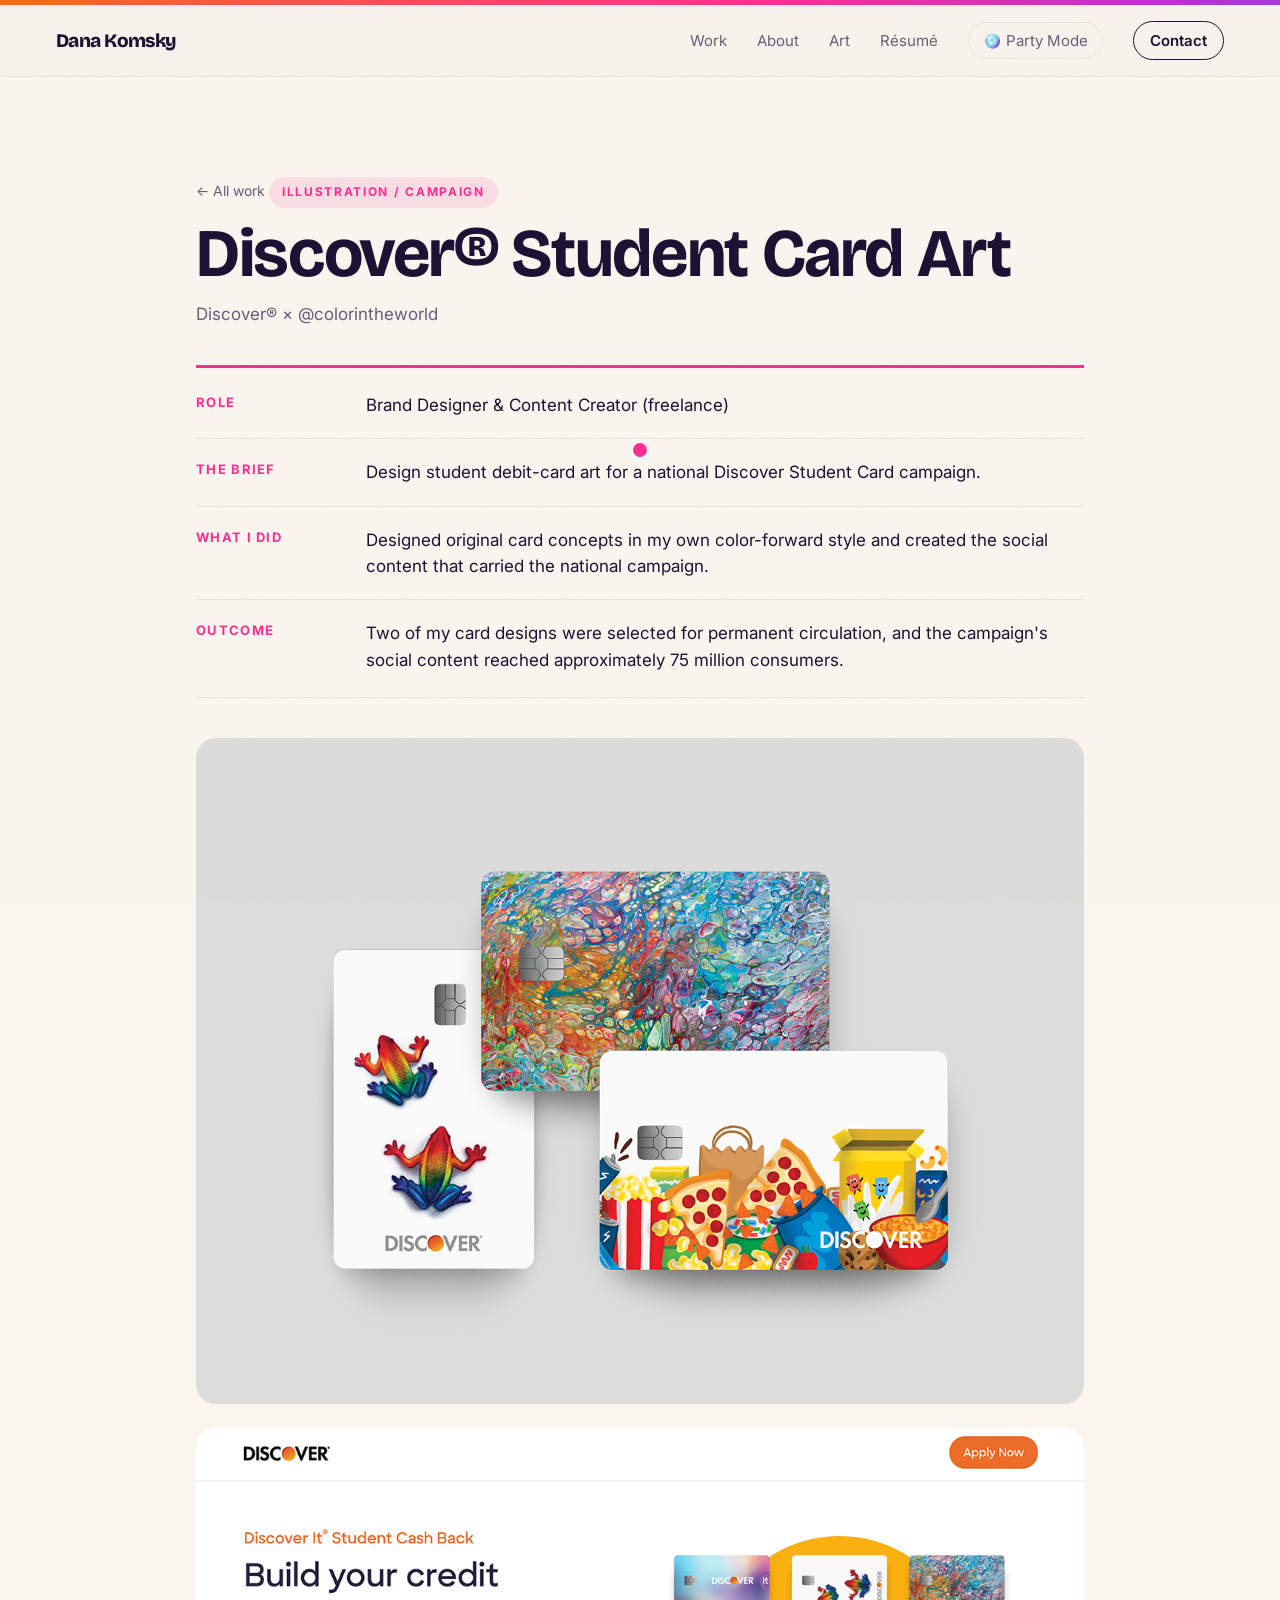
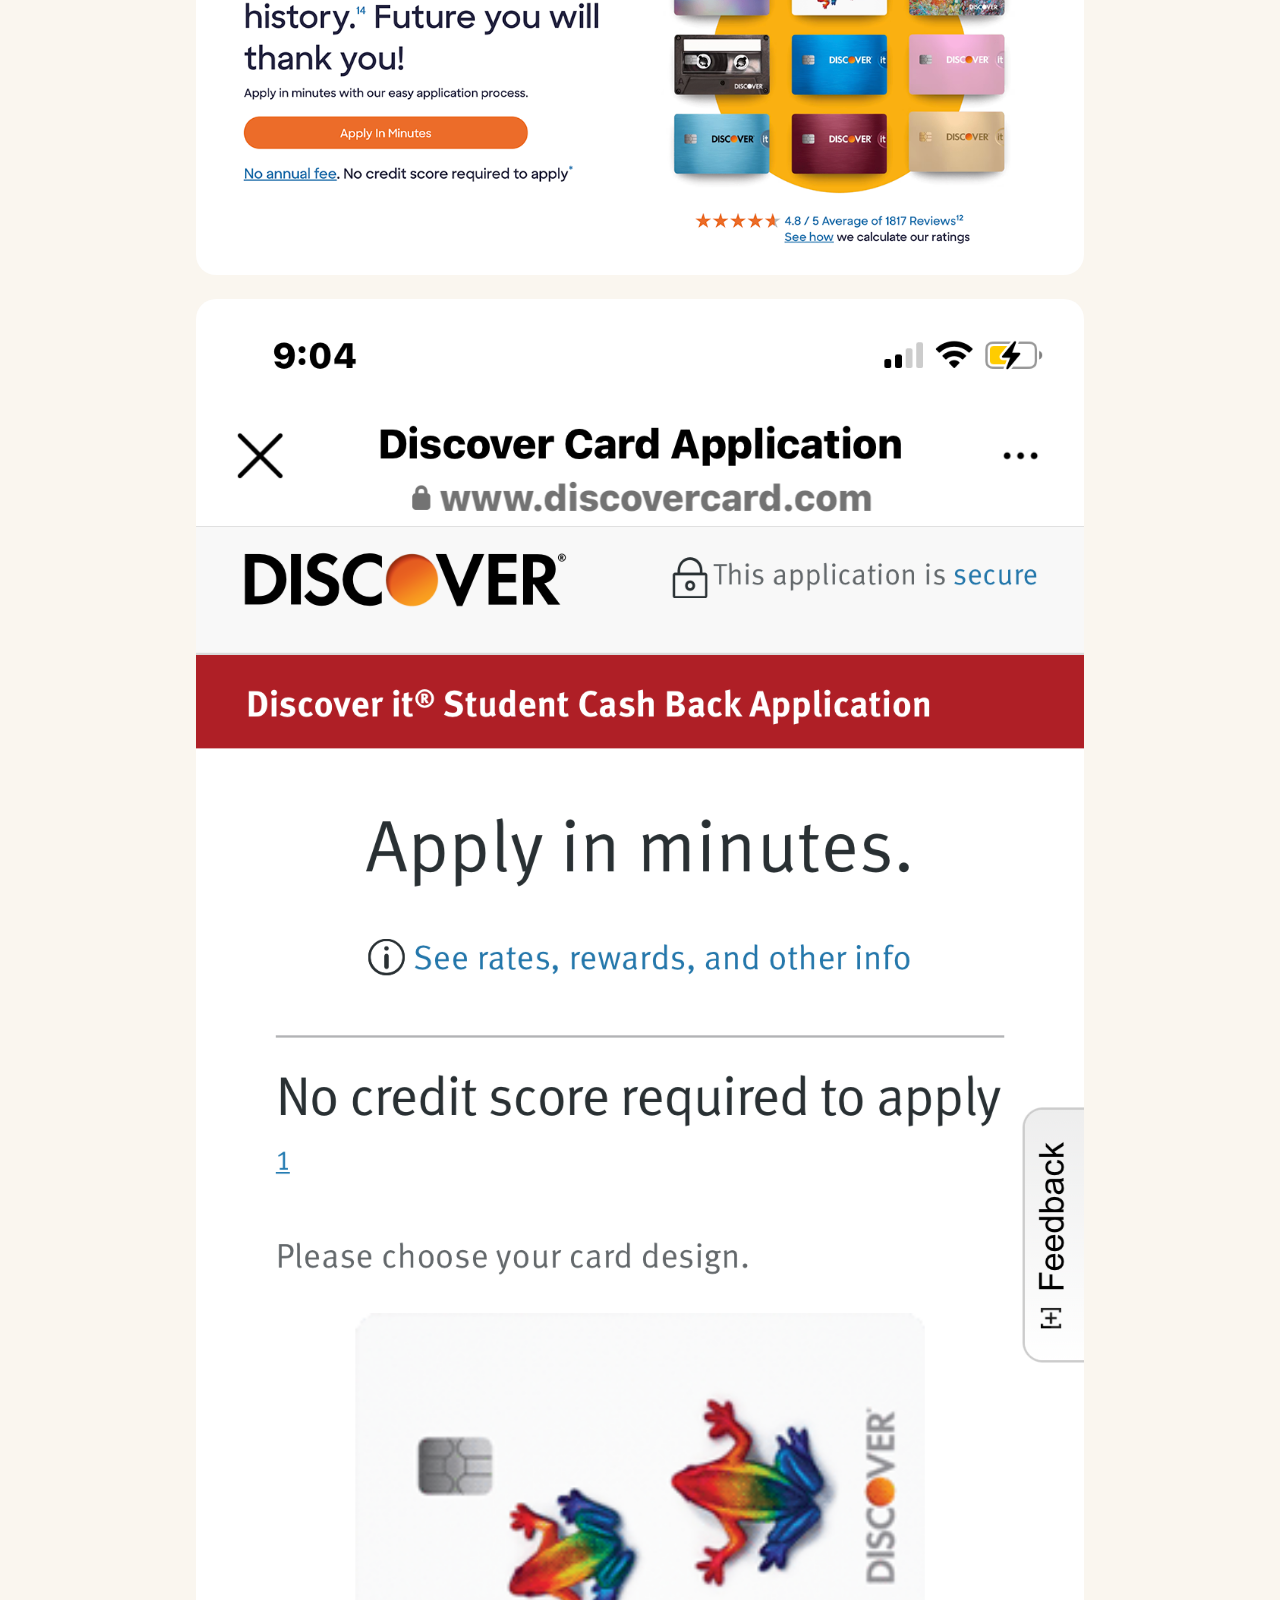
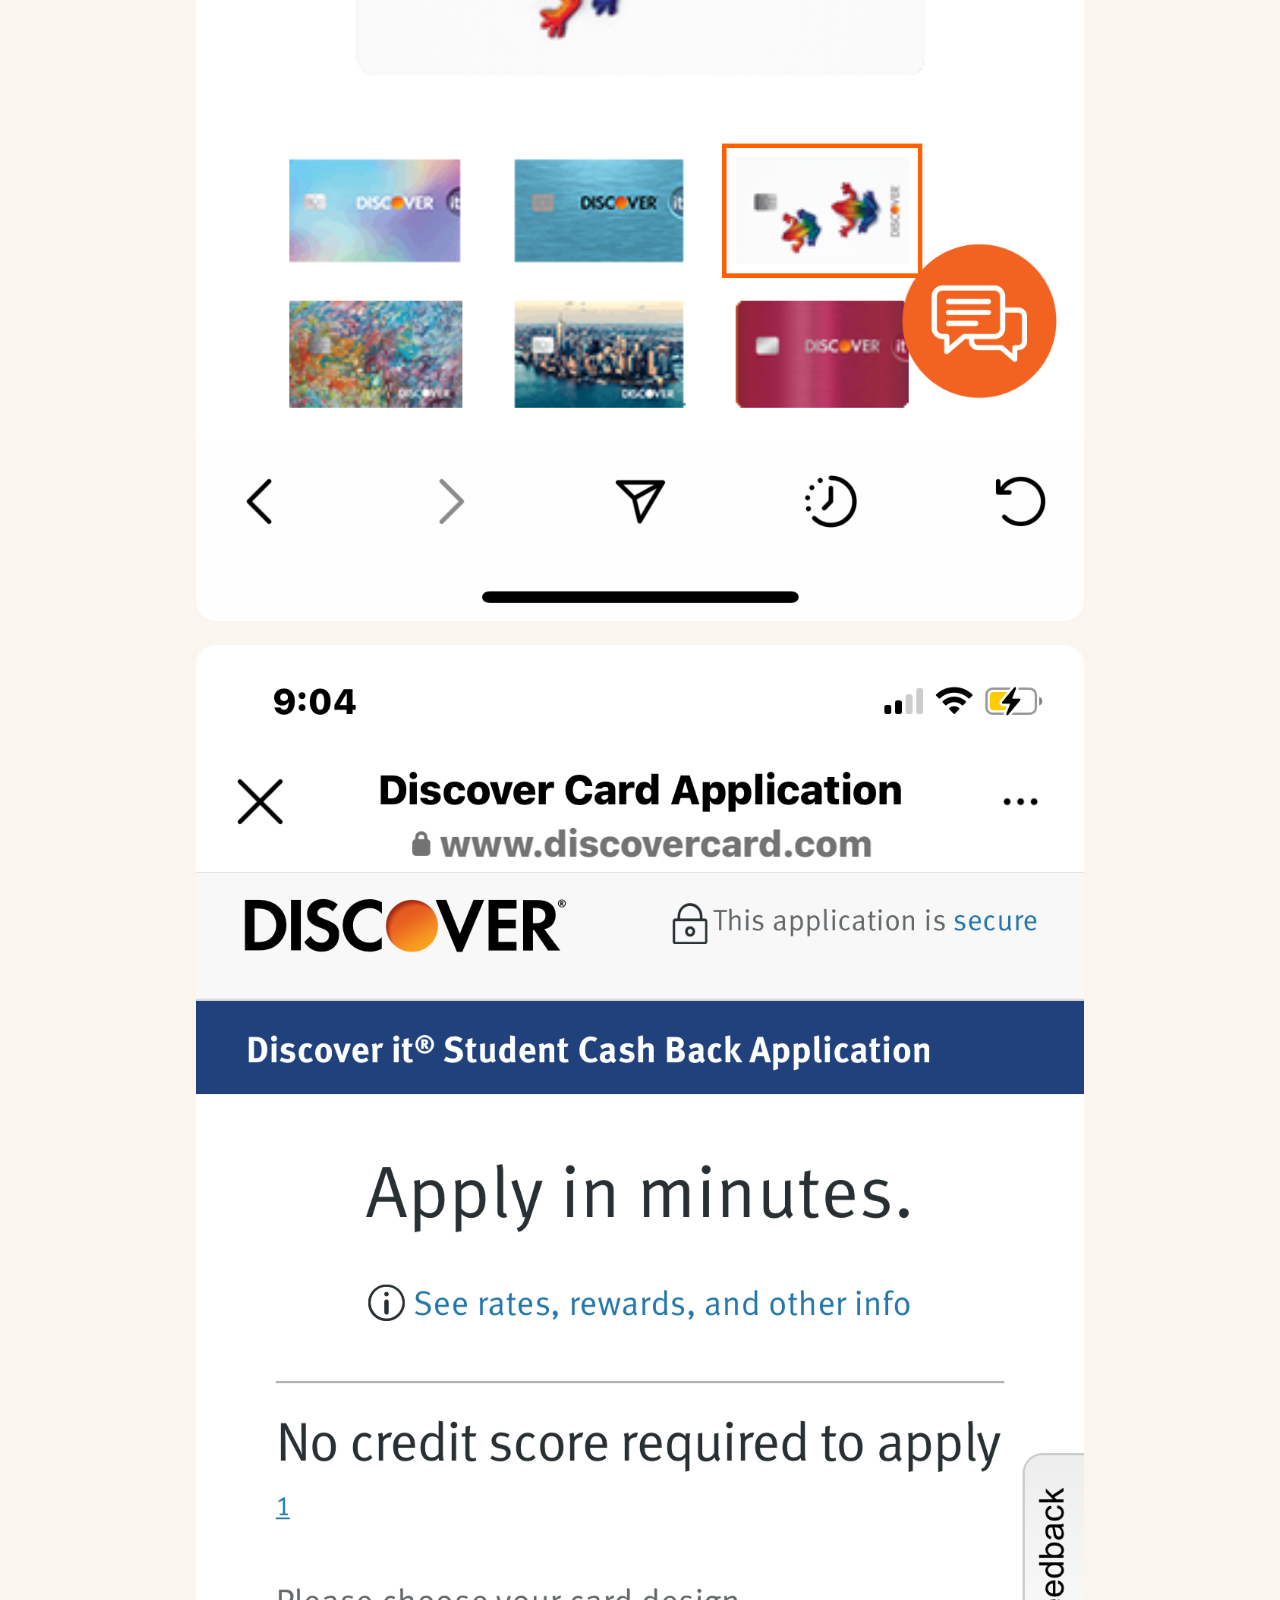
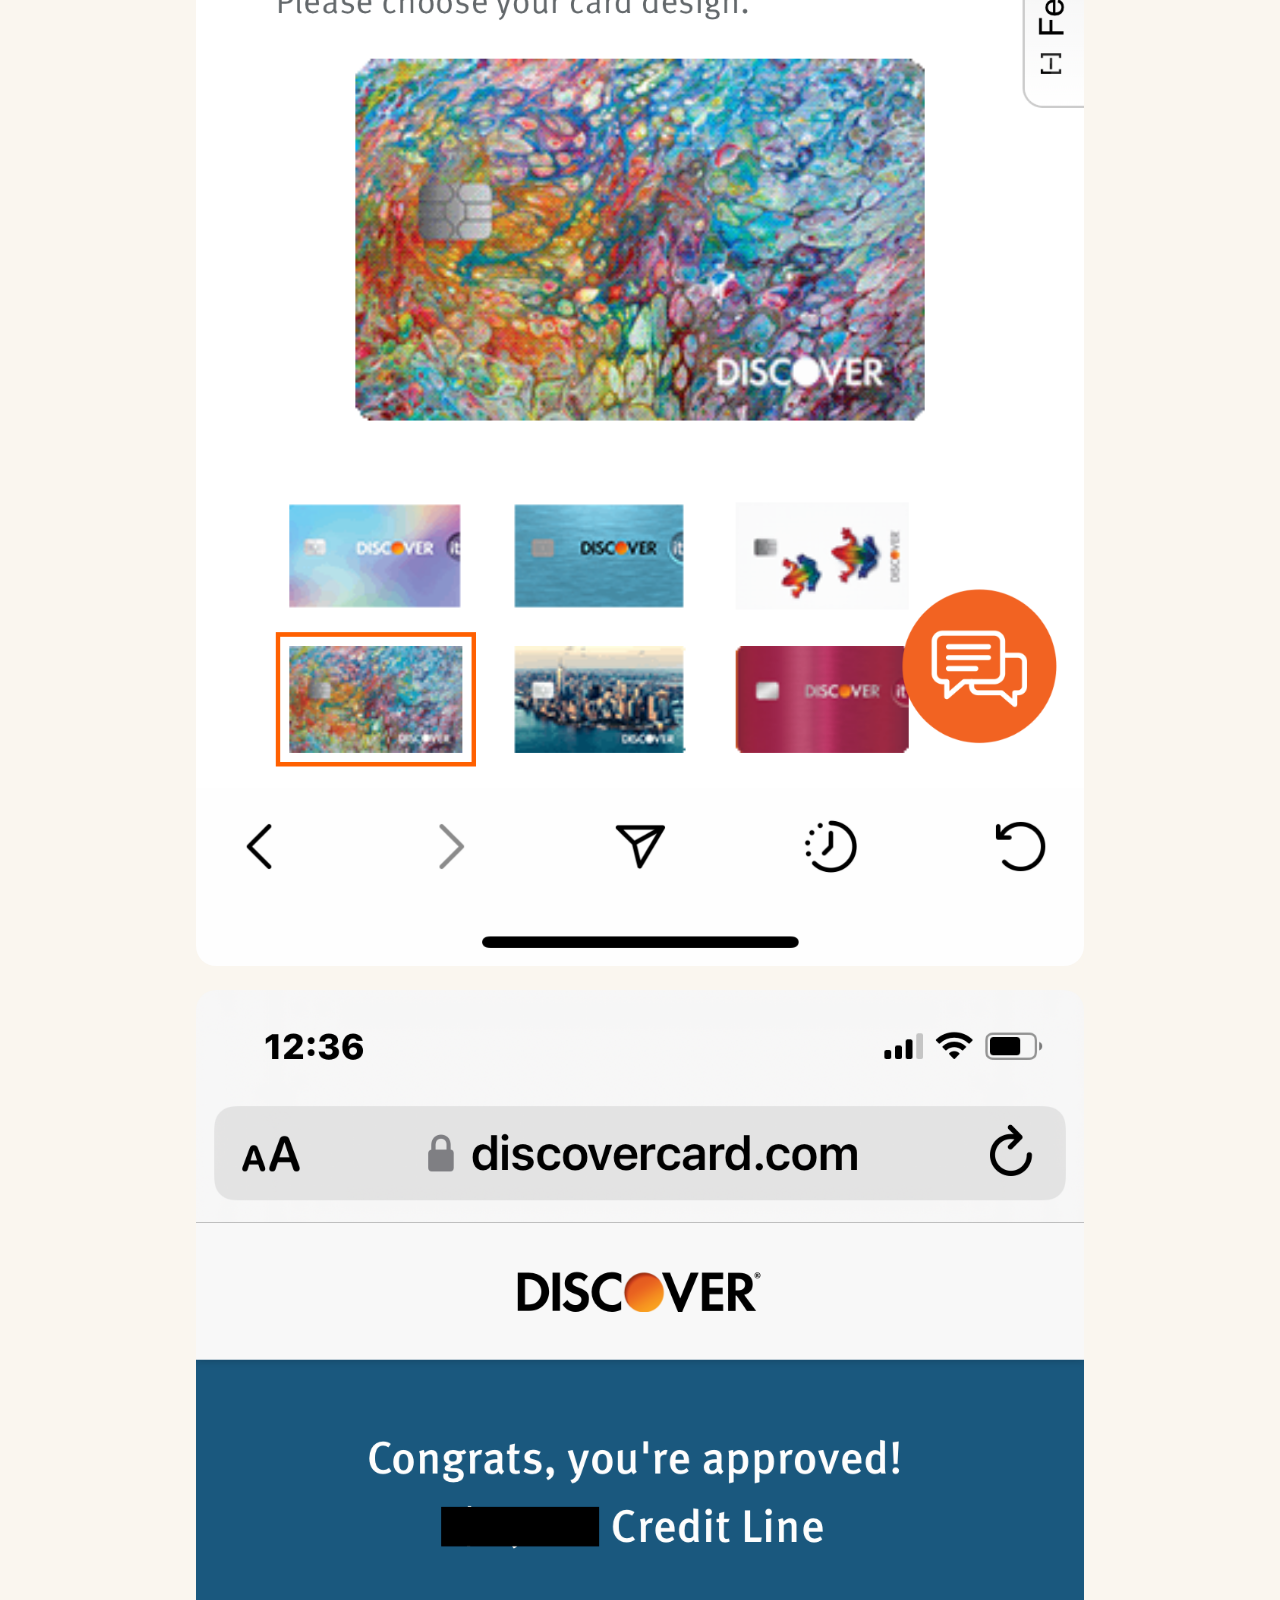
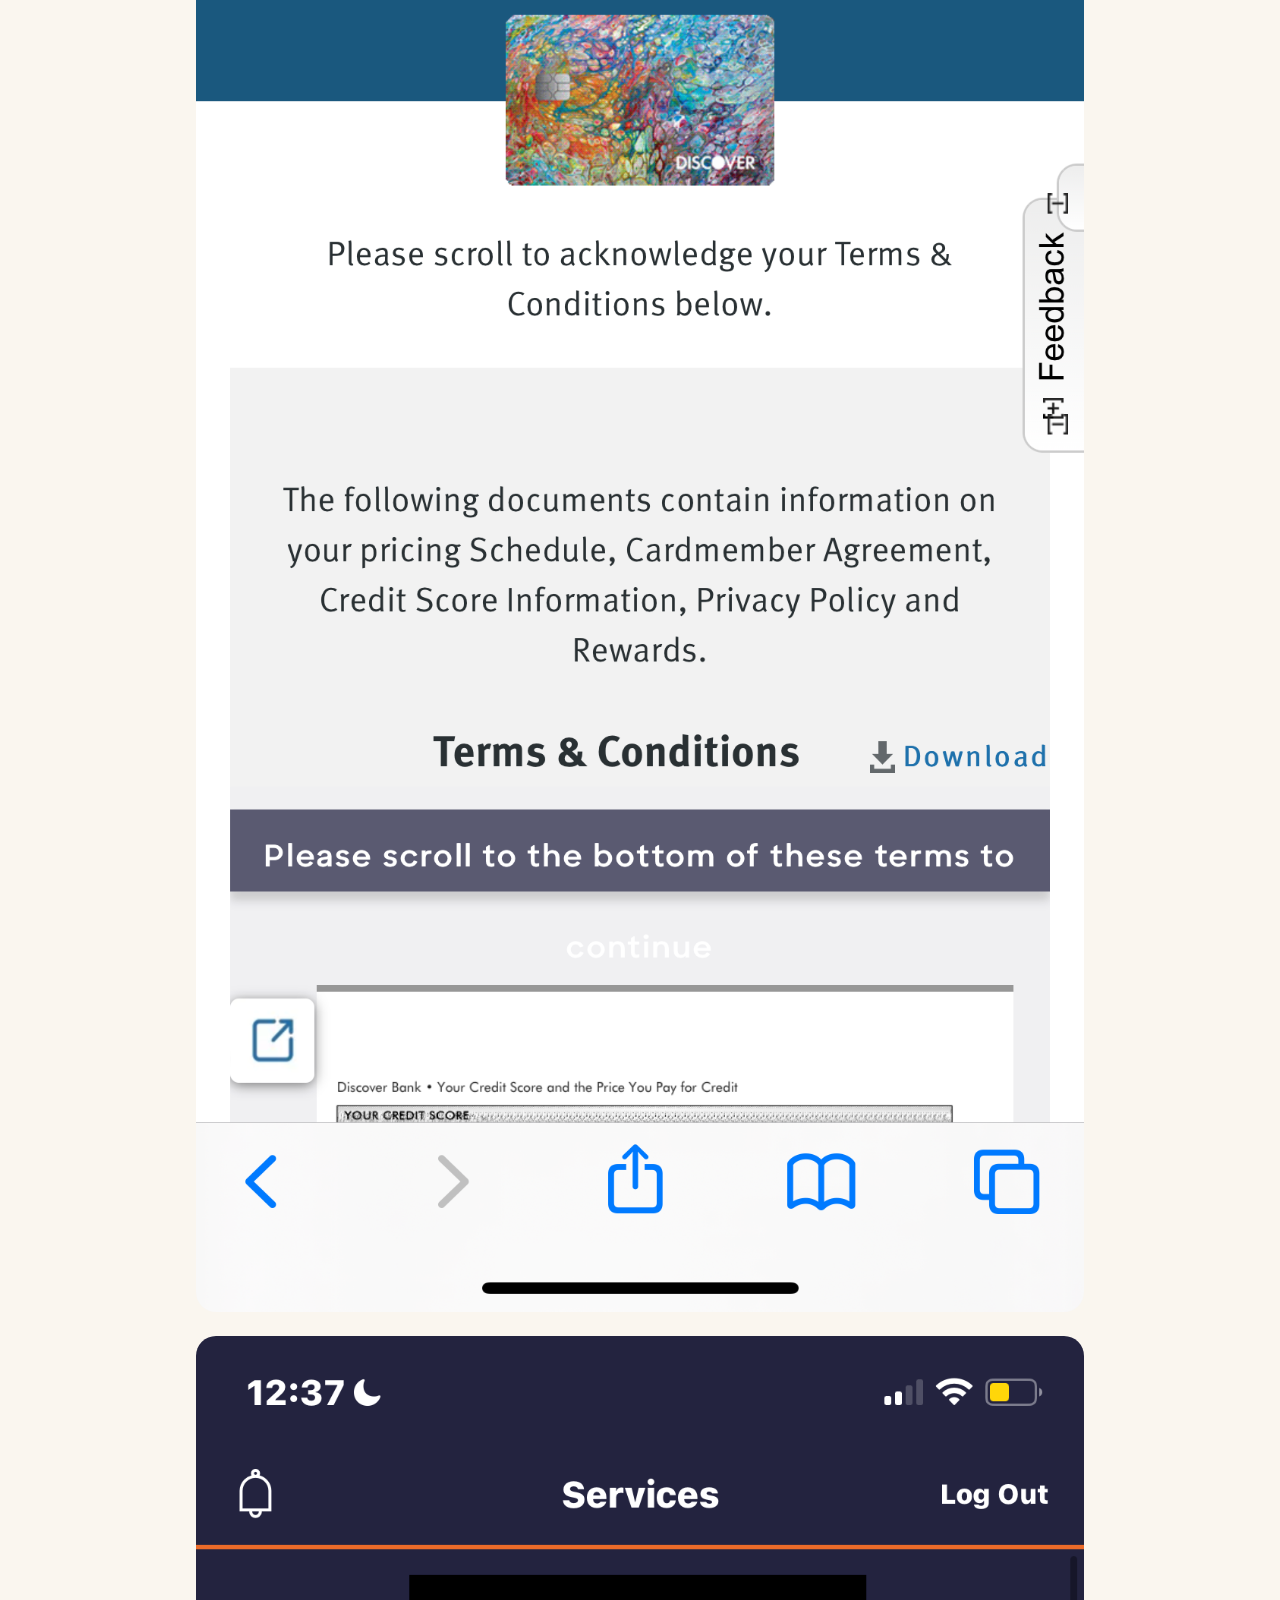
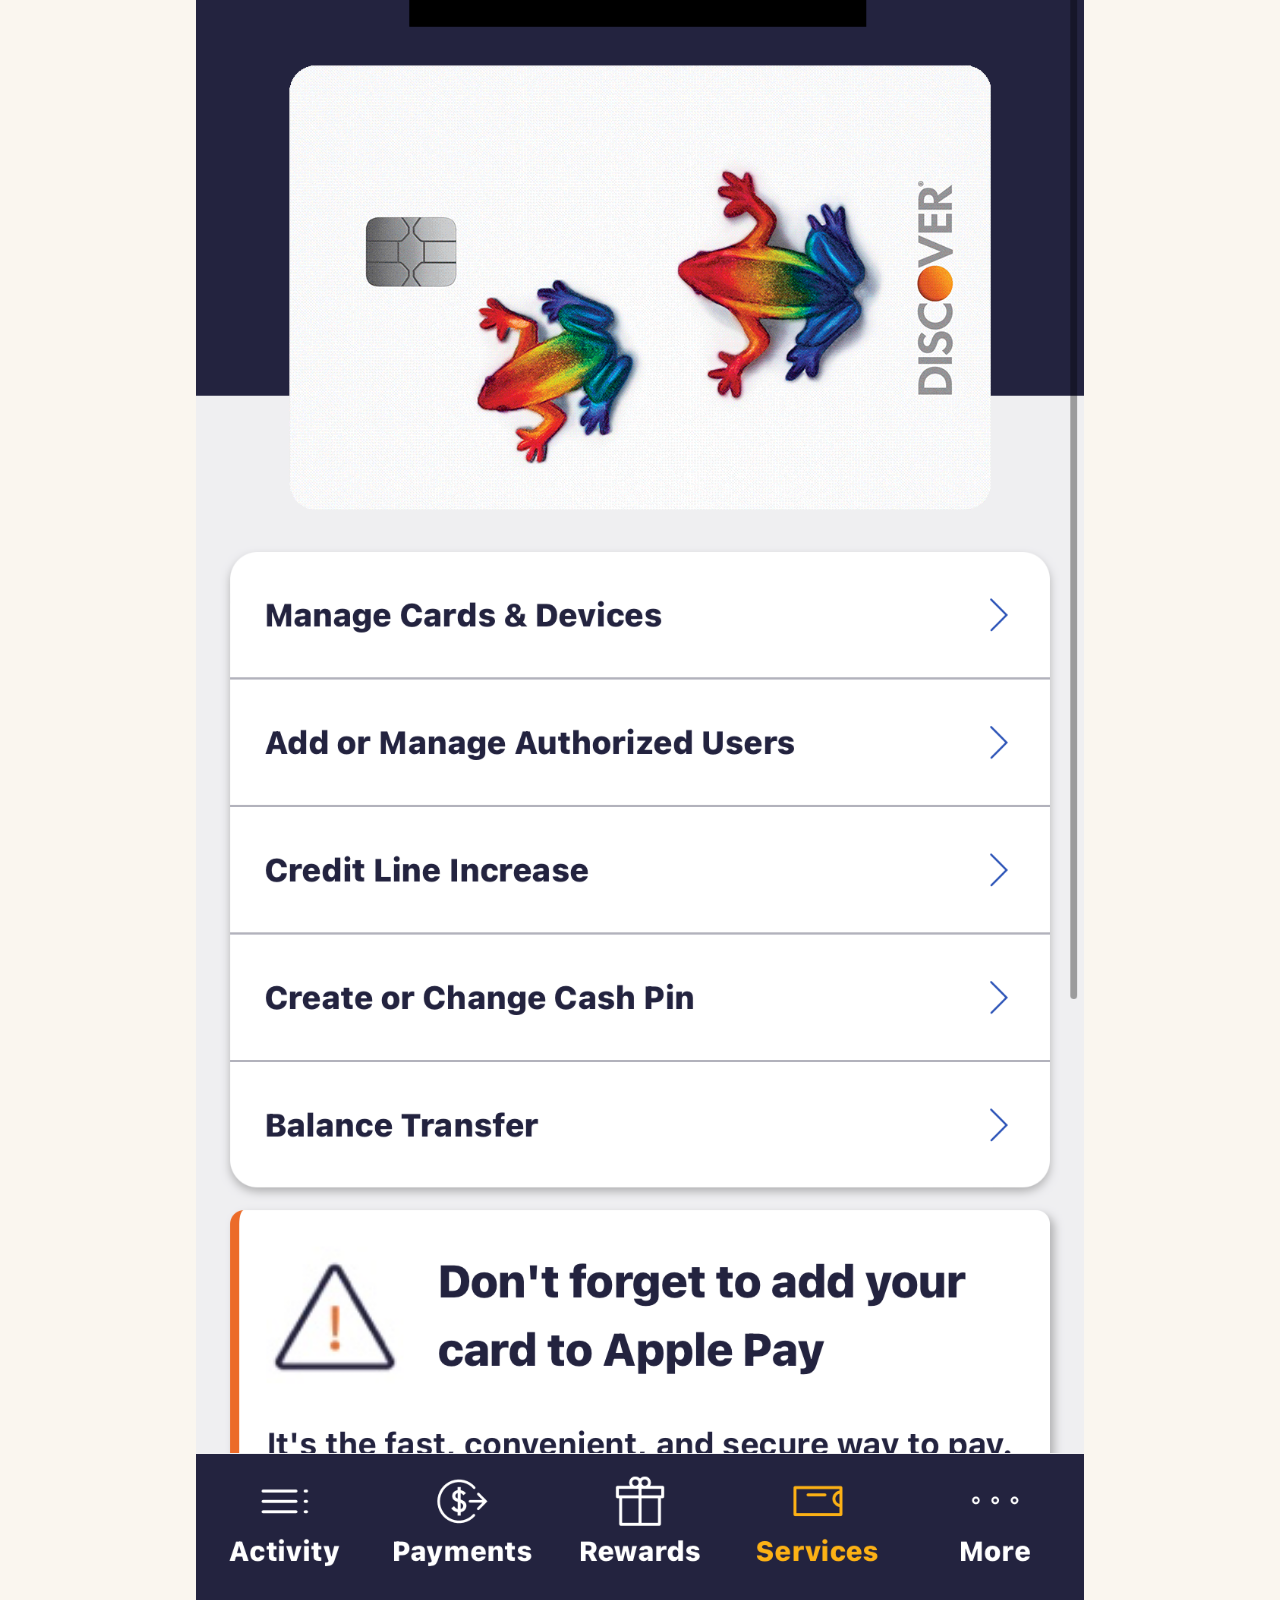
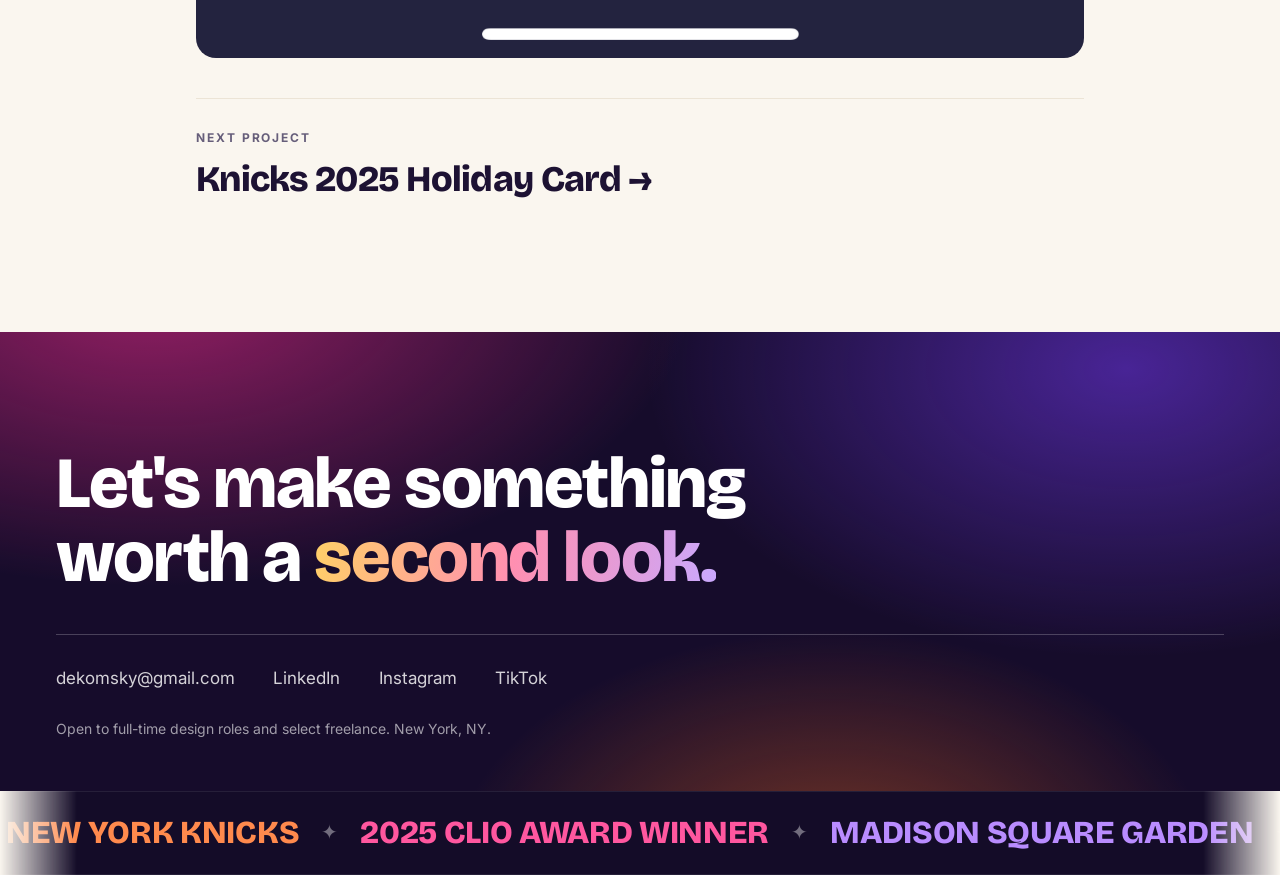
<file: work/discover-student-card-campaign.html>
<!doctype html>
<html lang="en">
<head>
<meta charset="utf-8">
<meta name="viewport" content="width=device-width, initial-scale=1">
<meta name="robots" content="noindex, nofollow"><!-- preview only: remove before launching on danakomsky.com -->
<title>Discover® Student Card Art · Dana Komsky</title>
<link rel="preconnect" href="https://fonts.googleapis.com"><link rel="preconnect" href="https://fonts.gstatic.com" crossorigin><link href="https://fonts.googleapis.com/css2?family=Bricolage+Grotesque:opsz,wght@12..96,500;12..96,700;12..96,800&family=Caveat:wght@600;700&family=Inter:wght@400;500;600&display=swap" rel="stylesheet">
<link rel="stylesheet" href="../style.css">
<script>try{if(localStorage.getItem('party')==='1')document.documentElement.classList.add('party');}catch(e){}</script>
</head>
<body>
<div class="lasers" aria-hidden="true"><i></i><i></i><i></i><i></i><i></i><i></i></div>
<div class="strobe" aria-hidden="true"></div>
<div class="disco-light" aria-hidden="true"></div>
<div class="disco" aria-hidden="true"><div class="disco-rope"><span class="disco-cord"></span><span class="disco-ball"><svg viewBox="0 0 120 142" xmlns="http://www.w3.org/2000/svg"><defs><clipPath id="cb"><circle cx="60" cy="70" r="52"/></clipPath><radialGradient id="dhl" cx="36%" cy="32%" r="55%"><stop offset="0%" stop-color="#fff" stop-opacity="0.95"/><stop offset="45%" stop-color="#fff" stop-opacity="0.12"/><stop offset="100%" stop-color="#fff" stop-opacity="0"/></radialGradient><radialGradient id="dsh" cx="40%" cy="36%" r="64%"><stop offset="52%" stop-color="#000" stop-opacity="0"/><stop offset="100%" stop-color="#070a12" stop-opacity="0.62"/></radialGradient></defs><rect x="59" y="8" width="2" height="13" fill="#c7d0db"/><circle cx="60" cy="10" r="4.5" fill="none" stroke="#cdd6e0" stroke-width="2"/><g clip-path="url(#cb)"><circle cx="60" cy="70" r="52" fill="#39414f"/><rect x="46.5" y="18.5" width="6.6" height="6.6" rx="0.5" fill="#d3dbe5"/><rect x="54.1" y="18.5" width="6.6" height="6.6" rx="0.5" fill="#c9d2dd"/><rect x="61.7" y="18.5" width="6.6" height="6.6" rx="0.5" fill="#d3dbe5"/><rect x="69.3" y="18.5" width="6.6" height="6.6" rx="0.5" fill="#dde5ee"/><rect x="31.3" y="26.1" width="6.6" height="6.6" rx="0.5" fill="#6f7b8d"/><rect x="38.9" y="26.1" width="6.6" height="6.6" rx="0.5" fill="#4f5969"/><rect x="46.5" y="26.1" width="6.6" height="6.6" rx="0.5" fill="#fbfdff"/><rect x="54.1" y="26.1" width="6.6" height="6.6" rx="0.5" fill="#e6ebf2"/><rect x="61.7" y="26.1" width="6.6" height="6.6" rx="0.5" fill="#dde5ee"/><rect x="69.3" y="26.1" width="6.6" height="6.6" rx="0.5" fill="#eef2f8"/><rect x="76.9" y="26.1" width="6.6" height="6.6" rx="0.5" fill="#5b6678"/><rect x="84.5" y="26.1" width="6.6" height="6.6" rx="0.5" fill="#fbfdff"/><rect x="23.7" y="33.7" width="6.6" height="6.6" rx="0.5" fill="#9ca7b6"/><rect x="31.3" y="33.7" width="6.6" height="6.6" rx="0.5" fill="#c9d2dd"/><rect x="38.9" y="33.7" width="6.6" height="6.6" rx="0.5" fill="#b3bdca"/><rect x="46.5" y="33.7" width="6.6" height="6.6" rx="0.5" fill="#eef2f8"/><rect x="54.1" y="33.7" width="6.6" height="6.6" rx="0.5" fill="#b3bdca"/><rect x="61.7" y="33.7" width="6.6" height="6.6" rx="0.5" fill="#eef2f8"/><rect x="69.3" y="33.7" width="6.6" height="6.6" rx="0.5" fill="#9ca7b6"/><rect x="76.9" y="33.7" width="6.6" height="6.6" rx="0.5" fill="#b3bdca"/><rect x="84.5" y="33.7" width="6.6" height="6.6" rx="0.5" fill="#ffffff"/><rect x="92.1" y="33.7" width="6.6" height="6.6" rx="0.5" fill="#eef2f8"/><rect x="16.1" y="41.3" width="6.6" height="6.6" rx="0.5" fill="#b3bdca"/><rect x="23.7" y="41.3" width="6.6" height="6.6" rx="0.5" fill="#fbfdff"/><rect x="31.3" y="41.3" width="6.6" height="6.6" rx="0.5" fill="#fbfdff"/><rect x="38.9" y="41.3" width="6.6" height="6.6" rx="0.5" fill="#fbfdff"/><rect x="46.5" y="41.3" width="6.6" height="6.6" rx="0.5" fill="#e6ebf2"/><rect x="54.1" y="41.3" width="6.6" height="6.6" rx="0.5" fill="#c9d2dd"/><rect x="61.7" y="41.3" width="6.6" height="6.6" rx="0.5" fill="#b3bdca"/><rect x="69.3" y="41.3" width="6.6" height="6.6" rx="0.5" fill="#b3bdca"/><rect x="76.9" y="41.3" width="6.6" height="6.6" rx="0.5" fill="#e6ebf2"/><rect x="84.5" y="41.3" width="6.6" height="6.6" rx="0.5" fill="#eef2f8"/><rect x="92.1" y="41.3" width="6.6" height="6.6" rx="0.5" fill="#4f5969"/><rect x="99.7" y="41.3" width="6.6" height="6.6" rx="0.5" fill="#5b6678"/><rect x="16.1" y="48.9" width="6.6" height="6.6" rx="0.5" fill="#d3dbe5"/><rect x="23.7" y="48.9" width="6.6" height="6.6" rx="0.5" fill="#c9d2dd"/><rect x="31.3" y="48.9" width="6.6" height="6.6" rx="0.5" fill="#c9d2dd"/><rect x="38.9" y="48.9" width="6.6" height="6.6" rx="0.5" fill="#dde5ee"/><rect x="46.5" y="48.9" width="6.6" height="6.6" rx="0.5" fill="#e6ebf2"/><rect x="54.1" y="48.9" width="6.6" height="6.6" rx="0.5" fill="#6f7b8d"/><rect x="61.7" y="48.9" width="6.6" height="6.6" rx="0.5" fill="#fbfdff"/><rect x="69.3" y="48.9" width="6.6" height="6.6" rx="0.5" fill="#b3bdca"/><rect x="76.9" y="48.9" width="6.6" height="6.6" rx="0.5" fill="#fbfdff"/><rect x="84.5" y="48.9" width="6.6" height="6.6" rx="0.5" fill="#e6ebf2"/><rect x="92.1" y="48.9" width="6.6" height="6.6" rx="0.5" fill="#eef2f8"/><rect x="99.7" y="48.9" width="6.6" height="6.6" rx="0.5" fill="#ffffff"/><rect x="8.5" y="56.5" width="6.6" height="6.6" rx="0.5" fill="#6f7b8d"/><rect x="16.1" y="56.5" width="6.6" height="6.6" rx="0.5" fill="#9ca7b6"/><rect x="23.7" y="56.5" width="6.6" height="6.6" rx="0.5" fill="#e6ebf2"/><rect x="31.3" y="56.5" width="6.6" height="6.6" rx="0.5" fill="#5b6678"/><rect x="38.9" y="56.5" width="6.6" height="6.6" rx="0.5" fill="#c9d2dd"/><rect x="46.5" y="56.5" width="6.6" height="6.6" rx="0.5" fill="#ffffff"/><rect x="54.1" y="56.5" width="6.6" height="6.6" rx="0.5" fill="#d3dbe5"/><rect x="61.7" y="56.5" width="6.6" height="6.6" rx="0.5" fill="#4f5969"/><rect x="69.3" y="56.5" width="6.6" height="6.6" rx="0.5" fill="#dde5ee"/><rect x="76.9" y="56.5" width="6.6" height="6.6" rx="0.5" fill="#dde5ee"/><rect x="84.5" y="56.5" width="6.6" height="6.6" rx="0.5" fill="#b3bdca"/><rect x="92.1" y="56.5" width="6.6" height="6.6" rx="0.5" fill="#c9d2dd"/><rect x="99.7" y="56.5" width="6.6" height="6.6" rx="0.5" fill="#dde5ee"/><rect x="8.5" y="64.1" width="6.6" height="6.6" rx="0.5" fill="#c9d2dd"/><rect x="16.1" y="64.1" width="6.6" height="6.6" rx="0.5" fill="#e6ebf2"/><rect x="23.7" y="64.1" width="6.6" height="6.6" rx="0.5" fill="#eef2f8"/><rect x="31.3" y="64.1" width="6.6" height="6.6" rx="0.5" fill="#eef2f8"/><rect x="38.9" y="64.1" width="6.6" height="6.6" rx="0.5" fill="#4f5969"/><rect x="46.5" y="64.1" width="6.6" height="6.6" rx="0.5" fill="#c9d2dd"/><rect x="54.1" y="64.1" width="6.6" height="6.6" rx="0.5" fill="#e6ebf2"/><rect x="61.7" y="64.1" width="6.6" height="6.6" rx="0.5" fill="#d3dbe5"/><rect x="69.3" y="64.1" width="6.6" height="6.6" rx="0.5" fill="#dde5ee"/><rect x="76.9" y="64.1" width="6.6" height="6.6" rx="0.5" fill="#eef2f8"/><rect x="84.5" y="64.1" width="6.6" height="6.6" rx="0.5" fill="#6f7b8d"/><rect x="92.1" y="64.1" width="6.6" height="6.6" rx="0.5" fill="#eef2f8"/><rect x="99.7" y="64.1" width="6.6" height="6.6" rx="0.5" fill="#c9d2dd"/><rect x="107.3" y="64.1" width="6.6" height="6.6" rx="0.5" fill="#eef2f8"/><rect x="8.5" y="71.7" width="6.6" height="6.6" rx="0.5" fill="#d3dbe5"/><rect x="16.1" y="71.7" width="6.6" height="6.6" rx="0.5" fill="#fbfdff"/><rect x="23.7" y="71.7" width="6.6" height="6.6" rx="0.5" fill="#9ca7b6"/><rect x="31.3" y="71.7" width="6.6" height="6.6" rx="0.5" fill="#dde5ee"/><rect x="38.9" y="71.7" width="6.6" height="6.6" rx="0.5" fill="#5b6678"/><rect x="46.5" y="71.7" width="6.6" height="6.6" rx="0.5" fill="#9ca7b6"/><rect x="54.1" y="71.7" width="6.6" height="6.6" rx="0.5" fill="#dde5ee"/><rect x="61.7" y="71.7" width="6.6" height="6.6" rx="0.5" fill="#fbfdff"/><rect x="69.3" y="71.7" width="6.6" height="6.6" rx="0.5" fill="#9ca7b6"/><rect x="76.9" y="71.7" width="6.6" height="6.6" rx="0.5" fill="#fbfdff"/><rect x="84.5" y="71.7" width="6.6" height="6.6" rx="0.5" fill="#ffffff"/><rect x="92.1" y="71.7" width="6.6" height="6.6" rx="0.5" fill="#d3dbe5"/><rect x="99.7" y="71.7" width="6.6" height="6.6" rx="0.5" fill="#6f7b8d"/><rect x="107.3" y="71.7" width="6.6" height="6.6" rx="0.5" fill="#eef2f8"/><rect x="8.5" y="79.3" width="6.6" height="6.6" rx="0.5" fill="#4f5969"/><rect x="16.1" y="79.3" width="6.6" height="6.6" rx="0.5" fill="#fbfdff"/><rect x="23.7" y="79.3" width="6.6" height="6.6" rx="0.5" fill="#dde5ee"/><rect x="31.3" y="79.3" width="6.6" height="6.6" rx="0.5" fill="#9ca7b6"/><rect x="38.9" y="79.3" width="6.6" height="6.6" rx="0.5" fill="#d3dbe5"/><rect x="46.5" y="79.3" width="6.6" height="6.6" rx="0.5" fill="#e6ebf2"/><rect x="54.1" y="79.3" width="6.6" height="6.6" rx="0.5" fill="#fbfdff"/><rect x="61.7" y="79.3" width="6.6" height="6.6" rx="0.5" fill="#fbfdff"/><rect x="69.3" y="79.3" width="6.6" height="6.6" rx="0.5" fill="#e6ebf2"/><rect x="76.9" y="79.3" width="6.6" height="6.6" rx="0.5" fill="#fbfdff"/><rect x="84.5" y="79.3" width="6.6" height="6.6" rx="0.5" fill="#eef2f8"/><rect x="92.1" y="79.3" width="6.6" height="6.6" rx="0.5" fill="#5b6678"/><rect x="99.7" y="79.3" width="6.6" height="6.6" rx="0.5" fill="#e6ebf2"/><rect x="16.1" y="86.9" width="6.6" height="6.6" rx="0.5" fill="#e6ebf2"/><rect x="23.7" y="86.9" width="6.6" height="6.6" rx="0.5" fill="#d3dbe5"/><rect x="31.3" y="86.9" width="6.6" height="6.6" rx="0.5" fill="#eef2f8"/><rect x="38.9" y="86.9" width="6.6" height="6.6" rx="0.5" fill="#fbfdff"/><rect x="46.5" y="86.9" width="6.6" height="6.6" rx="0.5" fill="#eef2f8"/><rect x="54.1" y="86.9" width="6.6" height="6.6" rx="0.5" fill="#c9d2dd"/><rect x="61.7" y="86.9" width="6.6" height="6.6" rx="0.5" fill="#eef2f8"/><rect x="69.3" y="86.9" width="6.6" height="6.6" rx="0.5" fill="#d3dbe5"/><rect x="76.9" y="86.9" width="6.6" height="6.6" rx="0.5" fill="#fbfdff"/><rect x="84.5" y="86.9" width="6.6" height="6.6" rx="0.5" fill="#dde5ee"/><rect x="92.1" y="86.9" width="6.6" height="6.6" rx="0.5" fill="#c9d2dd"/><rect x="99.7" y="86.9" width="6.6" height="6.6" rx="0.5" fill="#9ca7b6"/><rect x="16.1" y="94.5" width="6.6" height="6.6" rx="0.5" fill="#d3dbe5"/><rect x="23.7" y="94.5" width="6.6" height="6.6" rx="0.5" fill="#c9d2dd"/><rect x="31.3" y="94.5" width="6.6" height="6.6" rx="0.5" fill="#b3bdca"/><rect x="38.9" y="94.5" width="6.6" height="6.6" rx="0.5" fill="#e6ebf2"/><rect x="46.5" y="94.5" width="6.6" height="6.6" rx="0.5" fill="#c9d2dd"/><rect x="54.1" y="94.5" width="6.6" height="6.6" rx="0.5" fill="#e6ebf2"/><rect x="61.7" y="94.5" width="6.6" height="6.6" rx="0.5" fill="#9ca7b6"/><rect x="69.3" y="94.5" width="6.6" height="6.6" rx="0.5" fill="#dde5ee"/><rect x="76.9" y="94.5" width="6.6" height="6.6" rx="0.5" fill="#fbfdff"/><rect x="84.5" y="94.5" width="6.6" height="6.6" rx="0.5" fill="#b3bdca"/><rect x="92.1" y="94.5" width="6.6" height="6.6" rx="0.5" fill="#eef2f8"/><rect x="99.7" y="94.5" width="6.6" height="6.6" rx="0.5" fill="#b3bdca"/><rect x="23.7" y="102.1" width="6.6" height="6.6" rx="0.5" fill="#e6ebf2"/><rect x="31.3" y="102.1" width="6.6" height="6.6" rx="0.5" fill="#d3dbe5"/><rect x="38.9" y="102.1" width="6.6" height="6.6" rx="0.5" fill="#d3dbe5"/><rect x="46.5" y="102.1" width="6.6" height="6.6" rx="0.5" fill="#fbfdff"/><rect x="54.1" y="102.1" width="6.6" height="6.6" rx="0.5" fill="#fbfdff"/><rect x="61.7" y="102.1" width="6.6" height="6.6" rx="0.5" fill="#b3bdca"/><rect x="69.3" y="102.1" width="6.6" height="6.6" rx="0.5" fill="#b3bdca"/><rect x="76.9" y="102.1" width="6.6" height="6.6" rx="0.5" fill="#fbfdff"/><rect x="84.5" y="102.1" width="6.6" height="6.6" rx="0.5" fill="#e6ebf2"/><rect x="92.1" y="102.1" width="6.6" height="6.6" rx="0.5" fill="#fbfdff"/><rect x="31.3" y="109.7" width="6.6" height="6.6" rx="0.5" fill="#b3bdca"/><rect x="38.9" y="109.7" width="6.6" height="6.6" rx="0.5" fill="#dde5ee"/><rect x="46.5" y="109.7" width="6.6" height="6.6" rx="0.5" fill="#eef2f8"/><rect x="54.1" y="109.7" width="6.6" height="6.6" rx="0.5" fill="#9ca7b6"/><rect x="61.7" y="109.7" width="6.6" height="6.6" rx="0.5" fill="#c9d2dd"/><rect x="69.3" y="109.7" width="6.6" height="6.6" rx="0.5" fill="#d3dbe5"/><rect x="76.9" y="109.7" width="6.6" height="6.6" rx="0.5" fill="#fbfdff"/><rect x="84.5" y="109.7" width="6.6" height="6.6" rx="0.5" fill="#fbfdff"/><rect x="54.1" y="117.3" width="6.6" height="6.6" rx="0.5" fill="#b3bdca"/><rect x="61.7" y="117.3" width="6.6" height="6.6" rx="0.5" fill="#dde5ee"/><circle cx="60" cy="70" r="52" fill="url(#dsh)"/><ellipse cx="45" cy="53" rx="30" ry="26" fill="url(#dhl)"/></g></svg></span></div></div>
<svg class="defs" width="0" height="0" aria-hidden="true"><defs><filter id="goo"><feGaussianBlur in="SourceGraphic" stdDeviation="18" result="b"/><feColorMatrix in="b" type="matrix" values="1 0 0 0 0  0 1 0 0 0  0 0 1 0 0  0 0 0 16 -7" result="g"/><feBlend in="SourceGraphic" in2="g"/></filter></defs></svg>
<div class="colorbar"></div>
<header class="nav">
  <a class="brand" href="../index.html">Dana Komsky</a>
  <nav>
    <a href="../index.html#work">Work</a>
    <a href="../about.html">About</a>
    <a href="https://www.instagram.com/colorintheworld/" target="_blank" rel="noopener">Art</a>
    <a href="../dana-komsky-resume.pdf" target="_blank" rel="noopener">Résumé</a>
    <button class="party-toggle" type="button" aria-pressed="false">🪩 Party Mode</button>
    <a class="nav-cta" href="mailto:dekomsky@gmail.com">Contact</a>
  </nav>
</header>
<div class="party-wrap">
<article class="project" style="--accent:#FF2E93">
  <div class="proj-head">
    <a class="back" href="../index.html#work">&larr; All work</a>
    <span class="proj-tag" data-reveal>Illustration / Campaign</span>
    <h1 data-reveal>Discover® Student Card Art</h1>
    <p class="proj-client" data-reveal>Discover® × @colorintheworld</p>
  </div>
  <div class="proj-brief" data-reveal>
    <div class="brief-row"><span class="brief-k">Role</span><span class="brief-v">Brand Designer & Content Creator (freelance)</span></div>
    <div class="brief-row"><span class="brief-k">The brief</span><span class="brief-v">Design student debit-card art for a national Discover Student Card campaign.</span></div>
    <div class="brief-row"><span class="brief-k">What I did</span><span class="brief-v">Designed original card concepts in my own color-forward style and created the social content that carried the national campaign.</span></div>
    <div class="brief-row"><span class="brief-k">Outcome</span><span class="brief-v">Two of my card designs were selected for permanent circulation, and the campaign's social content reached approximately 75 million consumers.</span></div>
  </div>
  <div class="proj-gallery">
    <img loading="lazy" data-reveal src="../images/discover-student-card-campaign/01.png" alt="Discover® Student Card Art">
    <img loading="lazy" data-reveal src="../images/discover-student-card-campaign/02.png" alt="Discover® Student Card Art">
    <img loading="lazy" data-reveal src="../images/discover-student-card-campaign/03.png" alt="Discover® Student Card Art">
    <img loading="lazy" data-reveal src="../images/discover-student-card-campaign/04.png" alt="Discover® Student Card Art">
    <img loading="lazy" data-reveal src="../images/discover-student-card-campaign/05.png" alt="Discover® Student Card Art">
    <img loading="lazy" data-reveal src="../images/discover-student-card-campaign/06.png" alt="Discover® Student Card Art">
  </div>
  <a class="next-proj" href="new-york-knicks-2025-holiday-card.html" style="--accent:#2B54FF">
    <span class="next-label">Next project</span>
    <span class="next-title">Knicks 2025 Holiday Card <span class="arr">&rarr;</span></span>
  </a>
</article>

<footer class="footer" id="contact">
  <div class="footer-big" data-reveal>Let's make something<br>worth a <span class="hl">second look.</span></div>
  <div class="footer-links" data-reveal>
    <a href="mailto:dekomsky@gmail.com">dekomsky@gmail.com</a>
    <a href="https://www.linkedin.com/in/dana-komsky/" target="_blank" rel="noopener">LinkedIn</a>
    <a href="https://www.instagram.com/colorintheworld/" target="_blank" rel="noopener">Instagram</a>
    <a href="https://www.tiktok.com/@colorintheworld" target="_blank" rel="noopener">TikTok</a>
  </div>
  <div class="footer-fine">Open to full-time design roles and select freelance. New York, NY.</div>
</footer>
<div class="ticker"><div class="ticker-track"><span class="tick">New York Knicks</span><i class="sep">✦</i><span class="tick">2025 Clio Award Winner</span><i class="sep">✦</i><span class="tick">Madison Square Garden</span><i class="sep">✦</i><span class="tick">Discover® Student Card</span><i class="sep">✦</i><span class="tick">80K+ Followers</span><i class="sep">✦</i><span class="tick">≈75M Consumers Reached</span><i class="sep">✦</i><span class="tick">New York Rangers</span><i class="sep">✦</i><span class="tick">BFA · Summa Cum Laude</span><i class="sep">✦</i><span class="tick">@colorintheworld</span><i class="sep">✦</i><span class="tick">New York Knicks</span><i class="sep">✦</i><span class="tick">2025 Clio Award Winner</span><i class="sep">✦</i><span class="tick">Madison Square Garden</span><i class="sep">✦</i><span class="tick">Discover® Student Card</span><i class="sep">✦</i><span class="tick">80K+ Followers</span><i class="sep">✦</i><span class="tick">≈75M Consumers Reached</span><i class="sep">✦</i><span class="tick">New York Rangers</span><i class="sep">✦</i><span class="tick">BFA · Summa Cum Laude</span><i class="sep">✦</i><span class="tick">@colorintheworld</span><i class="sep">✦</i></div></div>
</div>

<script>
(function(){
  var reduce = window.matchMedia('(prefers-reduced-motion: reduce)').matches;
  // Scroll reveal
  if (!reduce) {
    var io = new IntersectionObserver(function(es){
      es.forEach(function(e){ if(e.isIntersecting){ e.target.classList.add('in'); io.unobserve(e.target); } });
    }, {threshold: .12, rootMargin: '0px 0px -40px 0px'});
    document.querySelectorAll('[data-reveal]').forEach(function(el){ io.observe(el); });
  } else {
    document.querySelectorAll('[data-reveal]').forEach(function(el){ el.classList.add('in'); });
  }
  // Squiggle: draw the stroke in proportion to scroll position
  var sq = document.querySelector('.squiggle path');
  if (sq) {
    var LEN = 380;
    if (reduce) {
      sq.style.strokeDashoffset = 0;
    } else {
      var queued = false;
      var drawSquiggle = function(){
        queued = false;
        // draws over the first ~320px of scroll: undrawn at top, full once scrolled past
        var sy = window.pageYOffset || document.documentElement.scrollTop || 0;
        var p = Math.max(0, Math.min(1, sy / 320));
        sq.style.strokeDashoffset = String(LEN * (1 - p));
      };
      var onScroll = function(){ if (!queued) { queued = true; requestAnimationFrame(drawSquiggle); } };
      window.addEventListener('scroll', onScroll, {passive:true});
      window.addEventListener('resize', onScroll);
      drawSquiggle();
    }
  }
  // Party mode: toggle + persistence across pages
  var setParty = function(on){
    document.documentElement.classList.toggle('party', on);
    try { localStorage.setItem('party', on ? '1' : '0'); } catch(e){}
    document.querySelectorAll('.party-toggle').forEach(function(b){
      b.setAttribute('aria-pressed', on ? 'true' : 'false');
      b.classList.toggle('on', on);
      b.textContent = on ? '🪩 Party Mode: on' : '🪩 Party Mode';
    });
  };
  setParty(document.documentElement.classList.contains('party'));
  document.querySelectorAll('.party-toggle').forEach(function(b){
    b.addEventListener('click', function(){
      setParty(!document.documentElement.classList.contains('party'));
    });
  });

  // Project carousel arrows
  document.querySelectorAll('.carousel').forEach(function(c){
    var track = c.querySelector('.car-track');
    if (!track) return;
    var step = function(){ return Math.min(track.clientWidth * 0.8, 384); };
    var prev = c.querySelector('.prev'), next = c.querySelector('.next');
    if (prev) prev.addEventListener('click', function(){ track.scrollBy({left: -step(), behavior: 'smooth'}); });
    if (next) next.addEventListener('click', function(){ track.scrollBy({left: step(), behavior: 'smooth'}); });
  });

  // Color-dot cursor (desktop, fine pointer only)
  if (window.matchMedia('(hover:hover) and (pointer:fine)').matches) {
    var dot = document.createElement('div');
    dot.className = 'cursor-dot';
    document.body.appendChild(dot);
    document.documentElement.classList.add('cursor-on');
    var x = innerWidth/2, y = innerHeight/2, cx = x, cy = y;
    var ease = reduce ? 1 : 0.2;
    addEventListener('mousemove', function(e){ x = e.clientX; y = e.clientY; });
    (function loop(){
      cx += (x - cx) * ease; cy += (y - cy) * ease;
      dot.style.transform = 'translate(' + cx + 'px,' + cy + 'px)';
      requestAnimationFrame(loop);
    })();
    var grow = function(){ dot.classList.add('grow'); };
    var shrink = function(){ dot.classList.remove('grow'); };
    document.querySelectorAll('a, button, .card, .feat-card, .next-proj').forEach(function(el){
      el.addEventListener('mouseenter', grow);
      el.addEventListener('mouseleave', shrink);
    });
    // Rainbow cursor trail — party mode only
    var lastTrail = 0;
    window.addEventListener('mousemove', function(e){
      if (!document.documentElement.classList.contains('party')) return;
      var now = Date.now();
      if (now - lastTrail < 45) return;
      lastTrail = now;
      var t = document.createElement('div');
      t.className = 'trail';
      t.style.left = e.clientX + 'px';
      t.style.top = e.clientY + 'px';
      t.style.background = 'hsl(' + (now / 6 % 360) + ',95%,60%)';
      document.body.appendChild(t);
      setTimeout(function(){ t.remove(); }, 650);
    }, {passive:true});
  }
})();
</script>
</body></html>
</file>
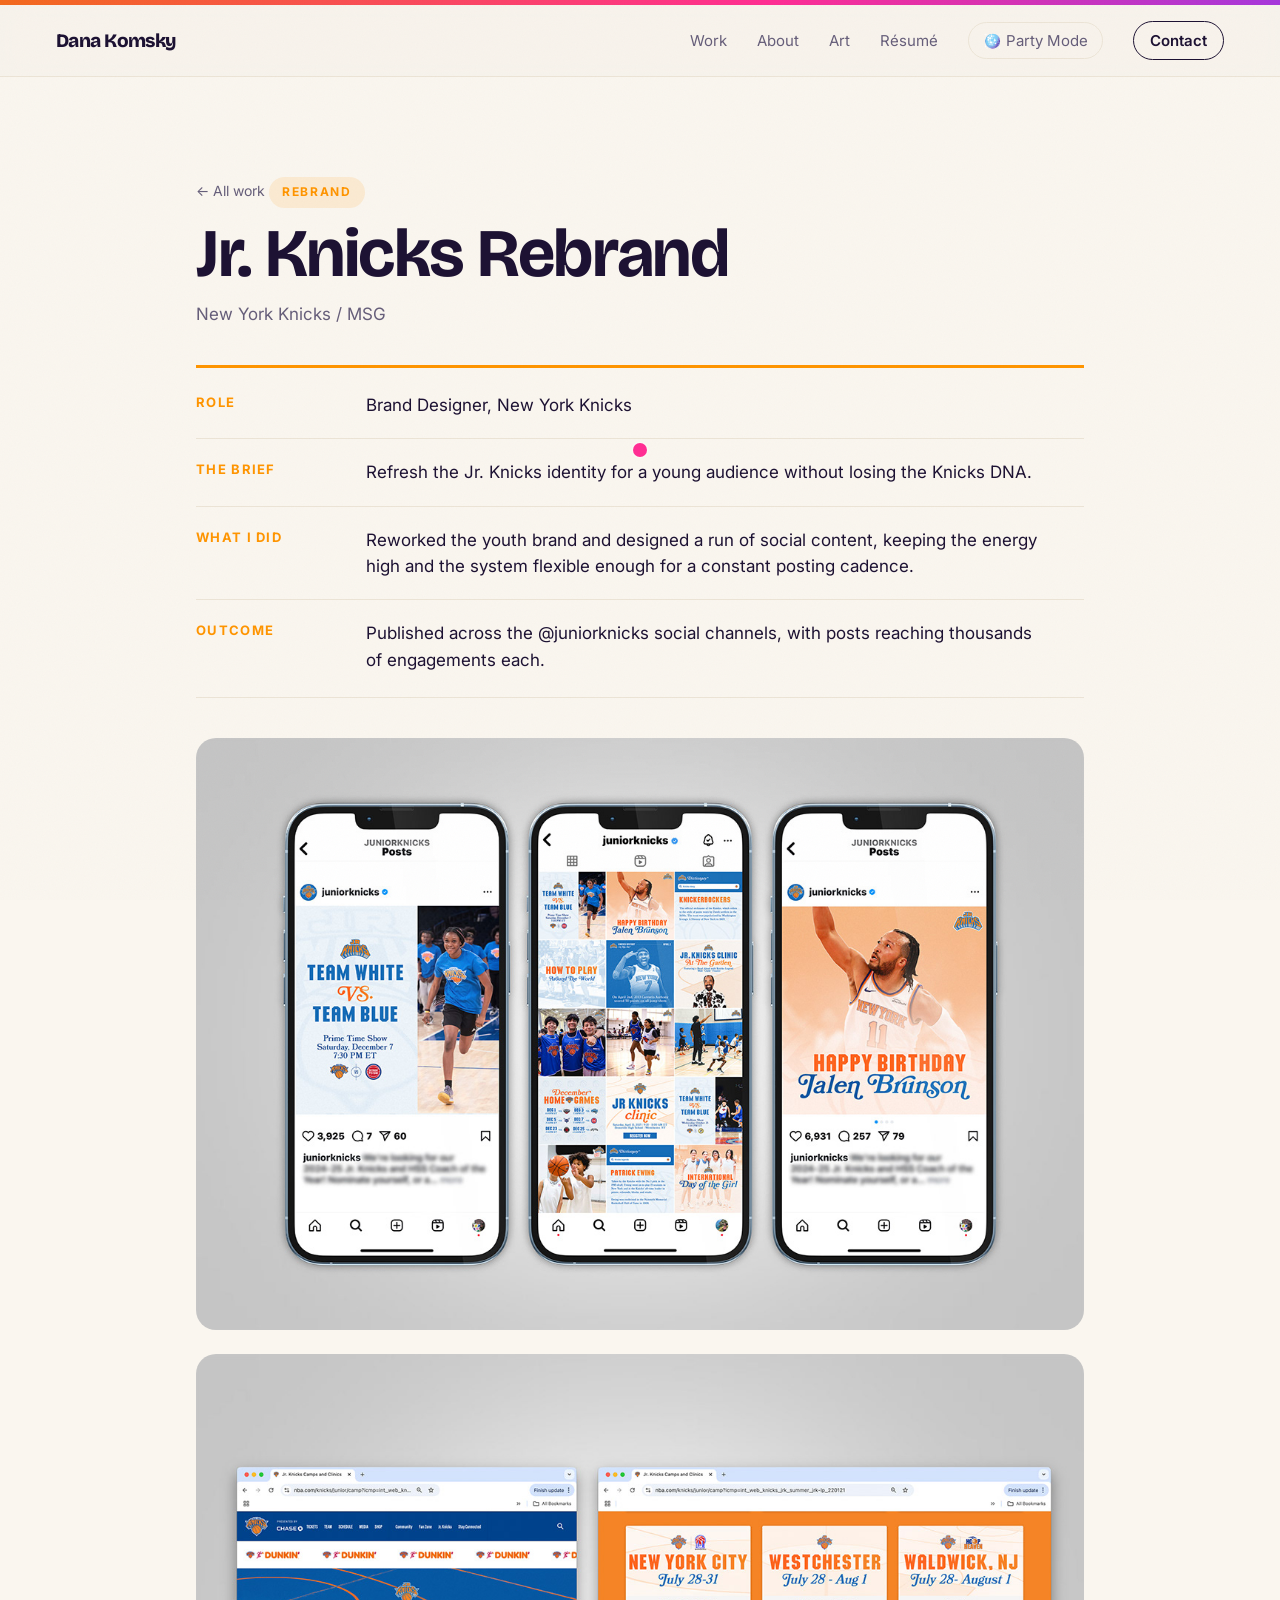
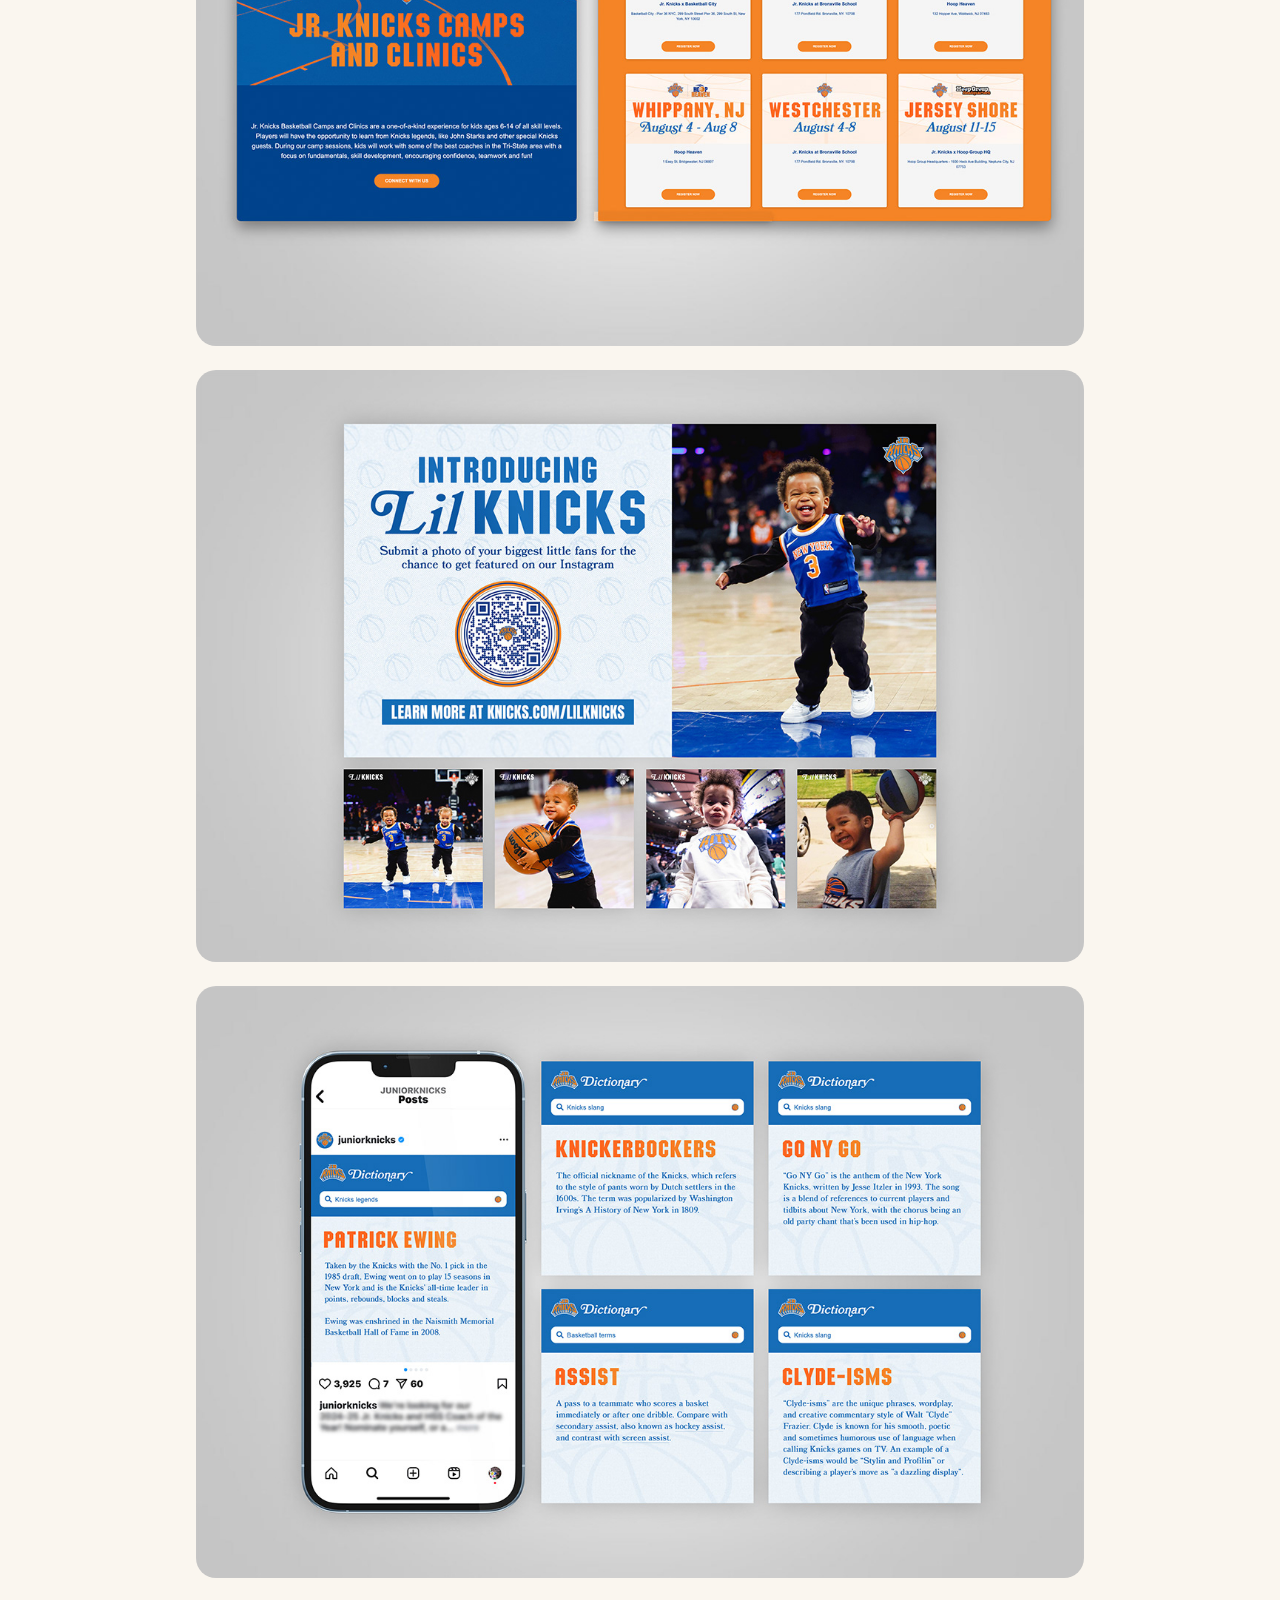
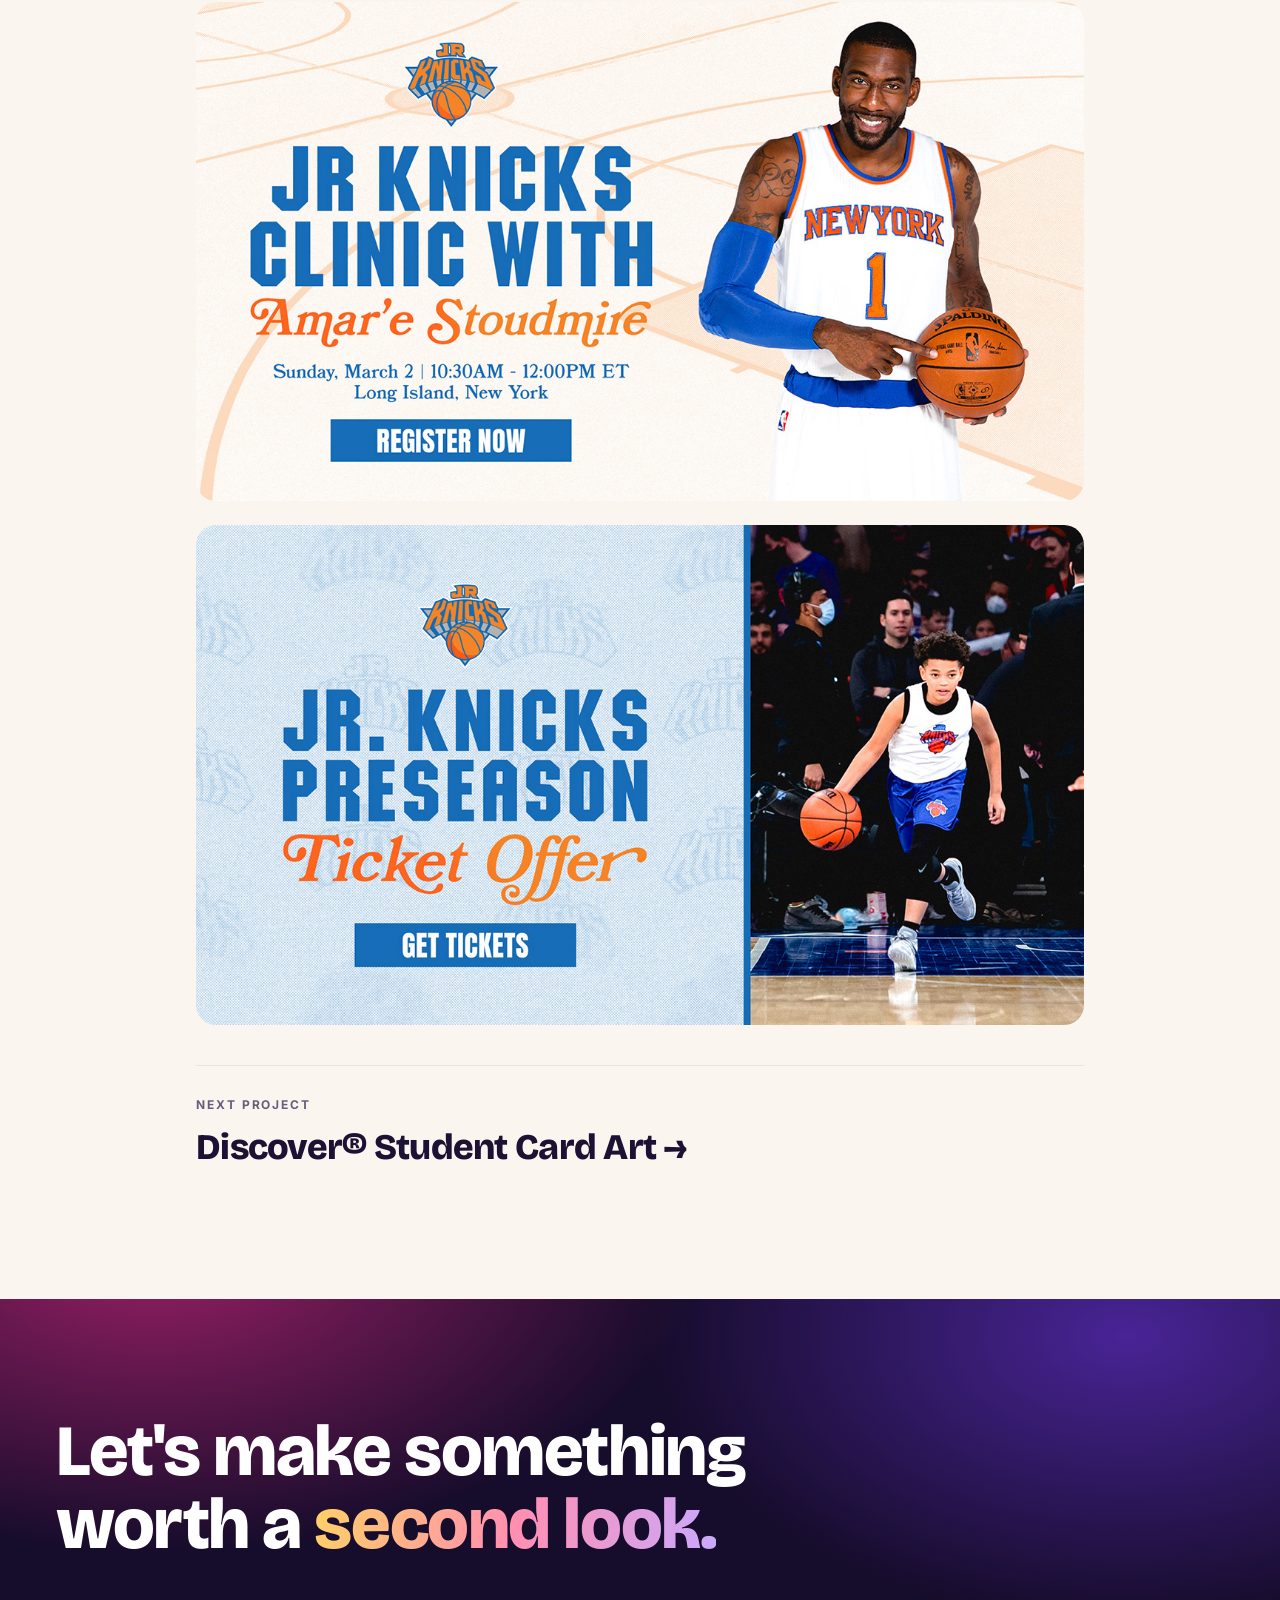
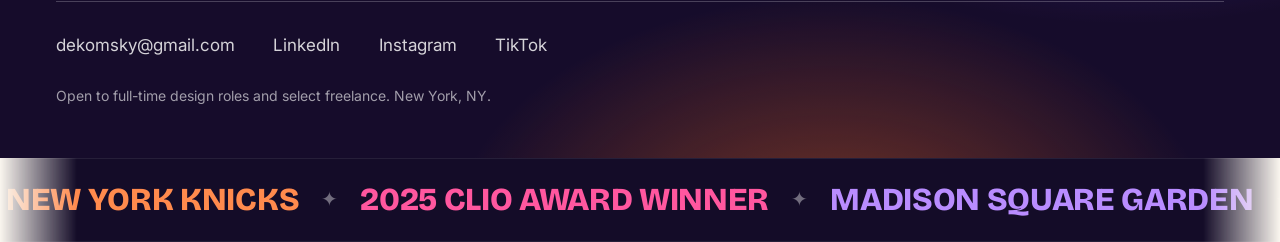
<file: work/jr-knicks.html>
<!doctype html>
<html lang="en">
<head>
<meta charset="utf-8">
<meta name="viewport" content="width=device-width, initial-scale=1">
<meta name="robots" content="noindex, nofollow"><!-- preview only: remove before launching on danakomsky.com -->
<title>Jr. Knicks Rebrand · Dana Komsky</title>
<link rel="preconnect" href="https://fonts.googleapis.com"><link rel="preconnect" href="https://fonts.gstatic.com" crossorigin><link href="https://fonts.googleapis.com/css2?family=Bricolage+Grotesque:opsz,wght@12..96,500;12..96,700;12..96,800&family=Caveat:wght@600;700&family=Inter:wght@400;500;600&display=swap" rel="stylesheet">
<link rel="stylesheet" href="../style.css">
<script>try{if(localStorage.getItem('party')==='1')document.documentElement.classList.add('party');}catch(e){}</script>
</head>
<body>
<div class="lasers" aria-hidden="true"><i></i><i></i><i></i><i></i><i></i><i></i></div>
<div class="strobe" aria-hidden="true"></div>
<div class="disco-light" aria-hidden="true"></div>
<div class="disco" aria-hidden="true"><div class="disco-rope"><span class="disco-cord"></span><span class="disco-ball"><svg viewBox="0 0 120 142" xmlns="http://www.w3.org/2000/svg"><defs><clipPath id="cb"><circle cx="60" cy="70" r="52"/></clipPath><radialGradient id="dhl" cx="36%" cy="32%" r="55%"><stop offset="0%" stop-color="#fff" stop-opacity="0.95"/><stop offset="45%" stop-color="#fff" stop-opacity="0.12"/><stop offset="100%" stop-color="#fff" stop-opacity="0"/></radialGradient><radialGradient id="dsh" cx="40%" cy="36%" r="64%"><stop offset="52%" stop-color="#000" stop-opacity="0"/><stop offset="100%" stop-color="#070a12" stop-opacity="0.62"/></radialGradient></defs><rect x="59" y="8" width="2" height="13" fill="#c7d0db"/><circle cx="60" cy="10" r="4.5" fill="none" stroke="#cdd6e0" stroke-width="2"/><g clip-path="url(#cb)"><circle cx="60" cy="70" r="52" fill="#39414f"/><rect x="46.5" y="18.5" width="6.6" height="6.6" rx="0.5" fill="#d3dbe5"/><rect x="54.1" y="18.5" width="6.6" height="6.6" rx="0.5" fill="#c9d2dd"/><rect x="61.7" y="18.5" width="6.6" height="6.6" rx="0.5" fill="#d3dbe5"/><rect x="69.3" y="18.5" width="6.6" height="6.6" rx="0.5" fill="#dde5ee"/><rect x="31.3" y="26.1" width="6.6" height="6.6" rx="0.5" fill="#6f7b8d"/><rect x="38.9" y="26.1" width="6.6" height="6.6" rx="0.5" fill="#4f5969"/><rect x="46.5" y="26.1" width="6.6" height="6.6" rx="0.5" fill="#fbfdff"/><rect x="54.1" y="26.1" width="6.6" height="6.6" rx="0.5" fill="#e6ebf2"/><rect x="61.7" y="26.1" width="6.6" height="6.6" rx="0.5" fill="#dde5ee"/><rect x="69.3" y="26.1" width="6.6" height="6.6" rx="0.5" fill="#eef2f8"/><rect x="76.9" y="26.1" width="6.6" height="6.6" rx="0.5" fill="#5b6678"/><rect x="84.5" y="26.1" width="6.6" height="6.6" rx="0.5" fill="#fbfdff"/><rect x="23.7" y="33.7" width="6.6" height="6.6" rx="0.5" fill="#9ca7b6"/><rect x="31.3" y="33.7" width="6.6" height="6.6" rx="0.5" fill="#c9d2dd"/><rect x="38.9" y="33.7" width="6.6" height="6.6" rx="0.5" fill="#b3bdca"/><rect x="46.5" y="33.7" width="6.6" height="6.6" rx="0.5" fill="#eef2f8"/><rect x="54.1" y="33.7" width="6.6" height="6.6" rx="0.5" fill="#b3bdca"/><rect x="61.7" y="33.7" width="6.6" height="6.6" rx="0.5" fill="#eef2f8"/><rect x="69.3" y="33.7" width="6.6" height="6.6" rx="0.5" fill="#9ca7b6"/><rect x="76.9" y="33.7" width="6.6" height="6.6" rx="0.5" fill="#b3bdca"/><rect x="84.5" y="33.7" width="6.6" height="6.6" rx="0.5" fill="#ffffff"/><rect x="92.1" y="33.7" width="6.6" height="6.6" rx="0.5" fill="#eef2f8"/><rect x="16.1" y="41.3" width="6.6" height="6.6" rx="0.5" fill="#b3bdca"/><rect x="23.7" y="41.3" width="6.6" height="6.6" rx="0.5" fill="#fbfdff"/><rect x="31.3" y="41.3" width="6.6" height="6.6" rx="0.5" fill="#fbfdff"/><rect x="38.9" y="41.3" width="6.6" height="6.6" rx="0.5" fill="#fbfdff"/><rect x="46.5" y="41.3" width="6.6" height="6.6" rx="0.5" fill="#e6ebf2"/><rect x="54.1" y="41.3" width="6.6" height="6.6" rx="0.5" fill="#c9d2dd"/><rect x="61.7" y="41.3" width="6.6" height="6.6" rx="0.5" fill="#b3bdca"/><rect x="69.3" y="41.3" width="6.6" height="6.6" rx="0.5" fill="#b3bdca"/><rect x="76.9" y="41.3" width="6.6" height="6.6" rx="0.5" fill="#e6ebf2"/><rect x="84.5" y="41.3" width="6.6" height="6.6" rx="0.5" fill="#eef2f8"/><rect x="92.1" y="41.3" width="6.6" height="6.6" rx="0.5" fill="#4f5969"/><rect x="99.7" y="41.3" width="6.6" height="6.6" rx="0.5" fill="#5b6678"/><rect x="16.1" y="48.9" width="6.6" height="6.6" rx="0.5" fill="#d3dbe5"/><rect x="23.7" y="48.9" width="6.6" height="6.6" rx="0.5" fill="#c9d2dd"/><rect x="31.3" y="48.9" width="6.6" height="6.6" rx="0.5" fill="#c9d2dd"/><rect x="38.9" y="48.9" width="6.6" height="6.6" rx="0.5" fill="#dde5ee"/><rect x="46.5" y="48.9" width="6.6" height="6.6" rx="0.5" fill="#e6ebf2"/><rect x="54.1" y="48.9" width="6.6" height="6.6" rx="0.5" fill="#6f7b8d"/><rect x="61.7" y="48.9" width="6.6" height="6.6" rx="0.5" fill="#fbfdff"/><rect x="69.3" y="48.9" width="6.6" height="6.6" rx="0.5" fill="#b3bdca"/><rect x="76.9" y="48.9" width="6.6" height="6.6" rx="0.5" fill="#fbfdff"/><rect x="84.5" y="48.9" width="6.6" height="6.6" rx="0.5" fill="#e6ebf2"/><rect x="92.1" y="48.9" width="6.6" height="6.6" rx="0.5" fill="#eef2f8"/><rect x="99.7" y="48.9" width="6.6" height="6.6" rx="0.5" fill="#ffffff"/><rect x="8.5" y="56.5" width="6.6" height="6.6" rx="0.5" fill="#6f7b8d"/><rect x="16.1" y="56.5" width="6.6" height="6.6" rx="0.5" fill="#9ca7b6"/><rect x="23.7" y="56.5" width="6.6" height="6.6" rx="0.5" fill="#e6ebf2"/><rect x="31.3" y="56.5" width="6.6" height="6.6" rx="0.5" fill="#5b6678"/><rect x="38.9" y="56.5" width="6.6" height="6.6" rx="0.5" fill="#c9d2dd"/><rect x="46.5" y="56.5" width="6.6" height="6.6" rx="0.5" fill="#ffffff"/><rect x="54.1" y="56.5" width="6.6" height="6.6" rx="0.5" fill="#d3dbe5"/><rect x="61.7" y="56.5" width="6.6" height="6.6" rx="0.5" fill="#4f5969"/><rect x="69.3" y="56.5" width="6.6" height="6.6" rx="0.5" fill="#dde5ee"/><rect x="76.9" y="56.5" width="6.6" height="6.6" rx="0.5" fill="#dde5ee"/><rect x="84.5" y="56.5" width="6.6" height="6.6" rx="0.5" fill="#b3bdca"/><rect x="92.1" y="56.5" width="6.6" height="6.6" rx="0.5" fill="#c9d2dd"/><rect x="99.7" y="56.5" width="6.6" height="6.6" rx="0.5" fill="#dde5ee"/><rect x="8.5" y="64.1" width="6.6" height="6.6" rx="0.5" fill="#c9d2dd"/><rect x="16.1" y="64.1" width="6.6" height="6.6" rx="0.5" fill="#e6ebf2"/><rect x="23.7" y="64.1" width="6.6" height="6.6" rx="0.5" fill="#eef2f8"/><rect x="31.3" y="64.1" width="6.6" height="6.6" rx="0.5" fill="#eef2f8"/><rect x="38.9" y="64.1" width="6.6" height="6.6" rx="0.5" fill="#4f5969"/><rect x="46.5" y="64.1" width="6.6" height="6.6" rx="0.5" fill="#c9d2dd"/><rect x="54.1" y="64.1" width="6.6" height="6.6" rx="0.5" fill="#e6ebf2"/><rect x="61.7" y="64.1" width="6.6" height="6.6" rx="0.5" fill="#d3dbe5"/><rect x="69.3" y="64.1" width="6.6" height="6.6" rx="0.5" fill="#dde5ee"/><rect x="76.9" y="64.1" width="6.6" height="6.6" rx="0.5" fill="#eef2f8"/><rect x="84.5" y="64.1" width="6.6" height="6.6" rx="0.5" fill="#6f7b8d"/><rect x="92.1" y="64.1" width="6.6" height="6.6" rx="0.5" fill="#eef2f8"/><rect x="99.7" y="64.1" width="6.6" height="6.6" rx="0.5" fill="#c9d2dd"/><rect x="107.3" y="64.1" width="6.6" height="6.6" rx="0.5" fill="#eef2f8"/><rect x="8.5" y="71.7" width="6.6" height="6.6" rx="0.5" fill="#d3dbe5"/><rect x="16.1" y="71.7" width="6.6" height="6.6" rx="0.5" fill="#fbfdff"/><rect x="23.7" y="71.7" width="6.6" height="6.6" rx="0.5" fill="#9ca7b6"/><rect x="31.3" y="71.7" width="6.6" height="6.6" rx="0.5" fill="#dde5ee"/><rect x="38.9" y="71.7" width="6.6" height="6.6" rx="0.5" fill="#5b6678"/><rect x="46.5" y="71.7" width="6.6" height="6.6" rx="0.5" fill="#9ca7b6"/><rect x="54.1" y="71.7" width="6.6" height="6.6" rx="0.5" fill="#dde5ee"/><rect x="61.7" y="71.7" width="6.6" height="6.6" rx="0.5" fill="#fbfdff"/><rect x="69.3" y="71.7" width="6.6" height="6.6" rx="0.5" fill="#9ca7b6"/><rect x="76.9" y="71.7" width="6.6" height="6.6" rx="0.5" fill="#fbfdff"/><rect x="84.5" y="71.7" width="6.6" height="6.6" rx="0.5" fill="#ffffff"/><rect x="92.1" y="71.7" width="6.6" height="6.6" rx="0.5" fill="#d3dbe5"/><rect x="99.7" y="71.7" width="6.6" height="6.6" rx="0.5" fill="#6f7b8d"/><rect x="107.3" y="71.7" width="6.6" height="6.6" rx="0.5" fill="#eef2f8"/><rect x="8.5" y="79.3" width="6.6" height="6.6" rx="0.5" fill="#4f5969"/><rect x="16.1" y="79.3" width="6.6" height="6.6" rx="0.5" fill="#fbfdff"/><rect x="23.7" y="79.3" width="6.6" height="6.6" rx="0.5" fill="#dde5ee"/><rect x="31.3" y="79.3" width="6.6" height="6.6" rx="0.5" fill="#9ca7b6"/><rect x="38.9" y="79.3" width="6.6" height="6.6" rx="0.5" fill="#d3dbe5"/><rect x="46.5" y="79.3" width="6.6" height="6.6" rx="0.5" fill="#e6ebf2"/><rect x="54.1" y="79.3" width="6.6" height="6.6" rx="0.5" fill="#fbfdff"/><rect x="61.7" y="79.3" width="6.6" height="6.6" rx="0.5" fill="#fbfdff"/><rect x="69.3" y="79.3" width="6.6" height="6.6" rx="0.5" fill="#e6ebf2"/><rect x="76.9" y="79.3" width="6.6" height="6.6" rx="0.5" fill="#fbfdff"/><rect x="84.5" y="79.3" width="6.6" height="6.6" rx="0.5" fill="#eef2f8"/><rect x="92.1" y="79.3" width="6.6" height="6.6" rx="0.5" fill="#5b6678"/><rect x="99.7" y="79.3" width="6.6" height="6.6" rx="0.5" fill="#e6ebf2"/><rect x="16.1" y="86.9" width="6.6" height="6.6" rx="0.5" fill="#e6ebf2"/><rect x="23.7" y="86.9" width="6.6" height="6.6" rx="0.5" fill="#d3dbe5"/><rect x="31.3" y="86.9" width="6.6" height="6.6" rx="0.5" fill="#eef2f8"/><rect x="38.9" y="86.9" width="6.6" height="6.6" rx="0.5" fill="#fbfdff"/><rect x="46.5" y="86.9" width="6.6" height="6.6" rx="0.5" fill="#eef2f8"/><rect x="54.1" y="86.9" width="6.6" height="6.6" rx="0.5" fill="#c9d2dd"/><rect x="61.7" y="86.9" width="6.6" height="6.6" rx="0.5" fill="#eef2f8"/><rect x="69.3" y="86.9" width="6.6" height="6.6" rx="0.5" fill="#d3dbe5"/><rect x="76.9" y="86.9" width="6.6" height="6.6" rx="0.5" fill="#fbfdff"/><rect x="84.5" y="86.9" width="6.6" height="6.6" rx="0.5" fill="#dde5ee"/><rect x="92.1" y="86.9" width="6.6" height="6.6" rx="0.5" fill="#c9d2dd"/><rect x="99.7" y="86.9" width="6.6" height="6.6" rx="0.5" fill="#9ca7b6"/><rect x="16.1" y="94.5" width="6.6" height="6.6" rx="0.5" fill="#d3dbe5"/><rect x="23.7" y="94.5" width="6.6" height="6.6" rx="0.5" fill="#c9d2dd"/><rect x="31.3" y="94.5" width="6.6" height="6.6" rx="0.5" fill="#b3bdca"/><rect x="38.9" y="94.5" width="6.6" height="6.6" rx="0.5" fill="#e6ebf2"/><rect x="46.5" y="94.5" width="6.6" height="6.6" rx="0.5" fill="#c9d2dd"/><rect x="54.1" y="94.5" width="6.6" height="6.6" rx="0.5" fill="#e6ebf2"/><rect x="61.7" y="94.5" width="6.6" height="6.6" rx="0.5" fill="#9ca7b6"/><rect x="69.3" y="94.5" width="6.6" height="6.6" rx="0.5" fill="#dde5ee"/><rect x="76.9" y="94.5" width="6.6" height="6.6" rx="0.5" fill="#fbfdff"/><rect x="84.5" y="94.5" width="6.6" height="6.6" rx="0.5" fill="#b3bdca"/><rect x="92.1" y="94.5" width="6.6" height="6.6" rx="0.5" fill="#eef2f8"/><rect x="99.7" y="94.5" width="6.6" height="6.6" rx="0.5" fill="#b3bdca"/><rect x="23.7" y="102.1" width="6.6" height="6.6" rx="0.5" fill="#e6ebf2"/><rect x="31.3" y="102.1" width="6.6" height="6.6" rx="0.5" fill="#d3dbe5"/><rect x="38.9" y="102.1" width="6.6" height="6.6" rx="0.5" fill="#d3dbe5"/><rect x="46.5" y="102.1" width="6.6" height="6.6" rx="0.5" fill="#fbfdff"/><rect x="54.1" y="102.1" width="6.6" height="6.6" rx="0.5" fill="#fbfdff"/><rect x="61.7" y="102.1" width="6.6" height="6.6" rx="0.5" fill="#b3bdca"/><rect x="69.3" y="102.1" width="6.6" height="6.6" rx="0.5" fill="#b3bdca"/><rect x="76.9" y="102.1" width="6.6" height="6.6" rx="0.5" fill="#fbfdff"/><rect x="84.5" y="102.1" width="6.6" height="6.6" rx="0.5" fill="#e6ebf2"/><rect x="92.1" y="102.1" width="6.6" height="6.6" rx="0.5" fill="#fbfdff"/><rect x="31.3" y="109.7" width="6.6" height="6.6" rx="0.5" fill="#b3bdca"/><rect x="38.9" y="109.7" width="6.6" height="6.6" rx="0.5" fill="#dde5ee"/><rect x="46.5" y="109.7" width="6.6" height="6.6" rx="0.5" fill="#eef2f8"/><rect x="54.1" y="109.7" width="6.6" height="6.6" rx="0.5" fill="#9ca7b6"/><rect x="61.7" y="109.7" width="6.6" height="6.6" rx="0.5" fill="#c9d2dd"/><rect x="69.3" y="109.7" width="6.6" height="6.6" rx="0.5" fill="#d3dbe5"/><rect x="76.9" y="109.7" width="6.6" height="6.6" rx="0.5" fill="#fbfdff"/><rect x="84.5" y="109.7" width="6.6" height="6.6" rx="0.5" fill="#fbfdff"/><rect x="54.1" y="117.3" width="6.6" height="6.6" rx="0.5" fill="#b3bdca"/><rect x="61.7" y="117.3" width="6.6" height="6.6" rx="0.5" fill="#dde5ee"/><circle cx="60" cy="70" r="52" fill="url(#dsh)"/><ellipse cx="45" cy="53" rx="30" ry="26" fill="url(#dhl)"/></g></svg></span></div></div>
<svg class="defs" width="0" height="0" aria-hidden="true"><defs><filter id="goo"><feGaussianBlur in="SourceGraphic" stdDeviation="18" result="b"/><feColorMatrix in="b" type="matrix" values="1 0 0 0 0  0 1 0 0 0  0 0 1 0 0  0 0 0 16 -7" result="g"/><feBlend in="SourceGraphic" in2="g"/></filter></defs></svg>
<div class="colorbar"></div>
<header class="nav">
  <a class="brand" href="../index.html">Dana Komsky</a>
  <nav>
    <a href="../index.html#work">Work</a>
    <a href="../about.html">About</a>
    <a href="https://www.instagram.com/colorintheworld/" target="_blank" rel="noopener">Art</a>
    <a href="../dana-komsky-resume.pdf" target="_blank" rel="noopener">Résumé</a>
    <button class="party-toggle" type="button" aria-pressed="false">🪩 Party Mode</button>
    <a class="nav-cta" href="mailto:dekomsky@gmail.com">Contact</a>
  </nav>
</header>
<div class="party-wrap">
<article class="project" style="--accent:#FF9500">
  <div class="proj-head">
    <a class="back" href="../index.html#work">&larr; All work</a>
    <span class="proj-tag" data-reveal>Rebrand</span>
    <h1 data-reveal>Jr. Knicks Rebrand</h1>
    <p class="proj-client" data-reveal>New York Knicks / MSG</p>
  </div>
  <div class="proj-brief" data-reveal>
    <div class="brief-row"><span class="brief-k">Role</span><span class="brief-v">Brand Designer, New York Knicks</span></div>
    <div class="brief-row"><span class="brief-k">The brief</span><span class="brief-v">Refresh the Jr. Knicks identity for a young audience without losing the Knicks DNA.</span></div>
    <div class="brief-row"><span class="brief-k">What I did</span><span class="brief-v">Reworked the youth brand and designed a run of social content, keeping the energy high and the system flexible enough for a constant posting cadence.</span></div>
    <div class="brief-row"><span class="brief-k">Outcome</span><span class="brief-v">Published across the @juniorknicks social channels, with posts reaching thousands of engagements each.</span></div>
  </div>
  <div class="proj-gallery">
    <img loading="lazy" data-reveal src="../images/jr-knicks/01.jpg" alt="Jr. Knicks Rebrand">
    <img loading="lazy" data-reveal src="../images/jr-knicks/02.jpg" alt="Jr. Knicks Rebrand">
    <img loading="lazy" data-reveal src="../images/jr-knicks/03.jpg" alt="Jr. Knicks Rebrand">
    <img loading="lazy" data-reveal src="../images/jr-knicks/04.jpg" alt="Jr. Knicks Rebrand">
    <img loading="lazy" data-reveal src="../images/jr-knicks/05.jpg" alt="Jr. Knicks Rebrand">
    <img loading="lazy" data-reveal src="../images/jr-knicks/06.jpg" alt="Jr. Knicks Rebrand">
  </div>
  <a class="next-proj" href="discover-student-card-campaign.html" style="--accent:#FF2E93">
    <span class="next-label">Next project</span>
    <span class="next-title">Discover® Student Card Art <span class="arr">&rarr;</span></span>
  </a>
</article>

<footer class="footer" id="contact">
  <div class="footer-big" data-reveal>Let's make something<br>worth a <span class="hl">second look.</span></div>
  <div class="footer-links" data-reveal>
    <a href="mailto:dekomsky@gmail.com">dekomsky@gmail.com</a>
    <a href="https://www.linkedin.com/in/dana-komsky/" target="_blank" rel="noopener">LinkedIn</a>
    <a href="https://www.instagram.com/colorintheworld/" target="_blank" rel="noopener">Instagram</a>
    <a href="https://www.tiktok.com/@colorintheworld" target="_blank" rel="noopener">TikTok</a>
  </div>
  <div class="footer-fine">Open to full-time design roles and select freelance. New York, NY.</div>
</footer>
<div class="ticker"><div class="ticker-track"><span class="tick">New York Knicks</span><i class="sep">✦</i><span class="tick">2025 Clio Award Winner</span><i class="sep">✦</i><span class="tick">Madison Square Garden</span><i class="sep">✦</i><span class="tick">Discover® Student Card</span><i class="sep">✦</i><span class="tick">80K+ Followers</span><i class="sep">✦</i><span class="tick">≈75M Consumers Reached</span><i class="sep">✦</i><span class="tick">New York Rangers</span><i class="sep">✦</i><span class="tick">BFA · Summa Cum Laude</span><i class="sep">✦</i><span class="tick">@colorintheworld</span><i class="sep">✦</i><span class="tick">New York Knicks</span><i class="sep">✦</i><span class="tick">2025 Clio Award Winner</span><i class="sep">✦</i><span class="tick">Madison Square Garden</span><i class="sep">✦</i><span class="tick">Discover® Student Card</span><i class="sep">✦</i><span class="tick">80K+ Followers</span><i class="sep">✦</i><span class="tick">≈75M Consumers Reached</span><i class="sep">✦</i><span class="tick">New York Rangers</span><i class="sep">✦</i><span class="tick">BFA · Summa Cum Laude</span><i class="sep">✦</i><span class="tick">@colorintheworld</span><i class="sep">✦</i></div></div>
</div>

<script>
(function(){
  var reduce = window.matchMedia('(prefers-reduced-motion: reduce)').matches;
  // Scroll reveal
  if (!reduce) {
    var io = new IntersectionObserver(function(es){
      es.forEach(function(e){ if(e.isIntersecting){ e.target.classList.add('in'); io.unobserve(e.target); } });
    }, {threshold: .12, rootMargin: '0px 0px -40px 0px'});
    document.querySelectorAll('[data-reveal]').forEach(function(el){ io.observe(el); });
  } else {
    document.querySelectorAll('[data-reveal]').forEach(function(el){ el.classList.add('in'); });
  }
  // Squiggle: draw the stroke in proportion to scroll position
  var sq = document.querySelector('.squiggle path');
  if (sq) {
    var LEN = 380;
    if (reduce) {
      sq.style.strokeDashoffset = 0;
    } else {
      var queued = false;
      var drawSquiggle = function(){
        queued = false;
        // draws over the first ~320px of scroll: undrawn at top, full once scrolled past
        var sy = window.pageYOffset || document.documentElement.scrollTop || 0;
        var p = Math.max(0, Math.min(1, sy / 320));
        sq.style.strokeDashoffset = String(LEN * (1 - p));
      };
      var onScroll = function(){ if (!queued) { queued = true; requestAnimationFrame(drawSquiggle); } };
      window.addEventListener('scroll', onScroll, {passive:true});
      window.addEventListener('resize', onScroll);
      drawSquiggle();
    }
  }
  // Party mode: toggle + persistence across pages
  var setParty = function(on){
    document.documentElement.classList.toggle('party', on);
    try { localStorage.setItem('party', on ? '1' : '0'); } catch(e){}
    document.querySelectorAll('.party-toggle').forEach(function(b){
      b.setAttribute('aria-pressed', on ? 'true' : 'false');
      b.classList.toggle('on', on);
      b.textContent = on ? '🪩 Party Mode: on' : '🪩 Party Mode';
    });
  };
  setParty(document.documentElement.classList.contains('party'));
  document.querySelectorAll('.party-toggle').forEach(function(b){
    b.addEventListener('click', function(){
      setParty(!document.documentElement.classList.contains('party'));
    });
  });

  // Project carousel arrows
  document.querySelectorAll('.carousel').forEach(function(c){
    var track = c.querySelector('.car-track');
    if (!track) return;
    var step = function(){ return Math.min(track.clientWidth * 0.8, 384); };
    var prev = c.querySelector('.prev'), next = c.querySelector('.next');
    if (prev) prev.addEventListener('click', function(){ track.scrollBy({left: -step(), behavior: 'smooth'}); });
    if (next) next.addEventListener('click', function(){ track.scrollBy({left: step(), behavior: 'smooth'}); });
  });

  // Color-dot cursor (desktop, fine pointer only)
  if (window.matchMedia('(hover:hover) and (pointer:fine)').matches) {
    var dot = document.createElement('div');
    dot.className = 'cursor-dot';
    document.body.appendChild(dot);
    document.documentElement.classList.add('cursor-on');
    var x = innerWidth/2, y = innerHeight/2, cx = x, cy = y;
    var ease = reduce ? 1 : 0.2;
    addEventListener('mousemove', function(e){ x = e.clientX; y = e.clientY; });
    (function loop(){
      cx += (x - cx) * ease; cy += (y - cy) * ease;
      dot.style.transform = 'translate(' + cx + 'px,' + cy + 'px)';
      requestAnimationFrame(loop);
    })();
    var grow = function(){ dot.classList.add('grow'); };
    var shrink = function(){ dot.classList.remove('grow'); };
    document.querySelectorAll('a, button, .card, .feat-card, .next-proj').forEach(function(el){
      el.addEventListener('mouseenter', grow);
      el.addEventListener('mouseleave', shrink);
    });
    // Rainbow cursor trail — party mode only
    var lastTrail = 0;
    window.addEventListener('mousemove', function(e){
      if (!document.documentElement.classList.contains('party')) return;
      var now = Date.now();
      if (now - lastTrail < 45) return;
      lastTrail = now;
      var t = document.createElement('div');
      t.className = 'trail';
      t.style.left = e.clientX + 'px';
      t.style.top = e.clientY + 'px';
      t.style.background = 'hsl(' + (now / 6 % 360) + ',95%,60%)';
      document.body.appendChild(t);
      setTimeout(function(){ t.remove(); }, 650);
    }, {passive:true});
  }
})();
</script>
</body></html>
</file>
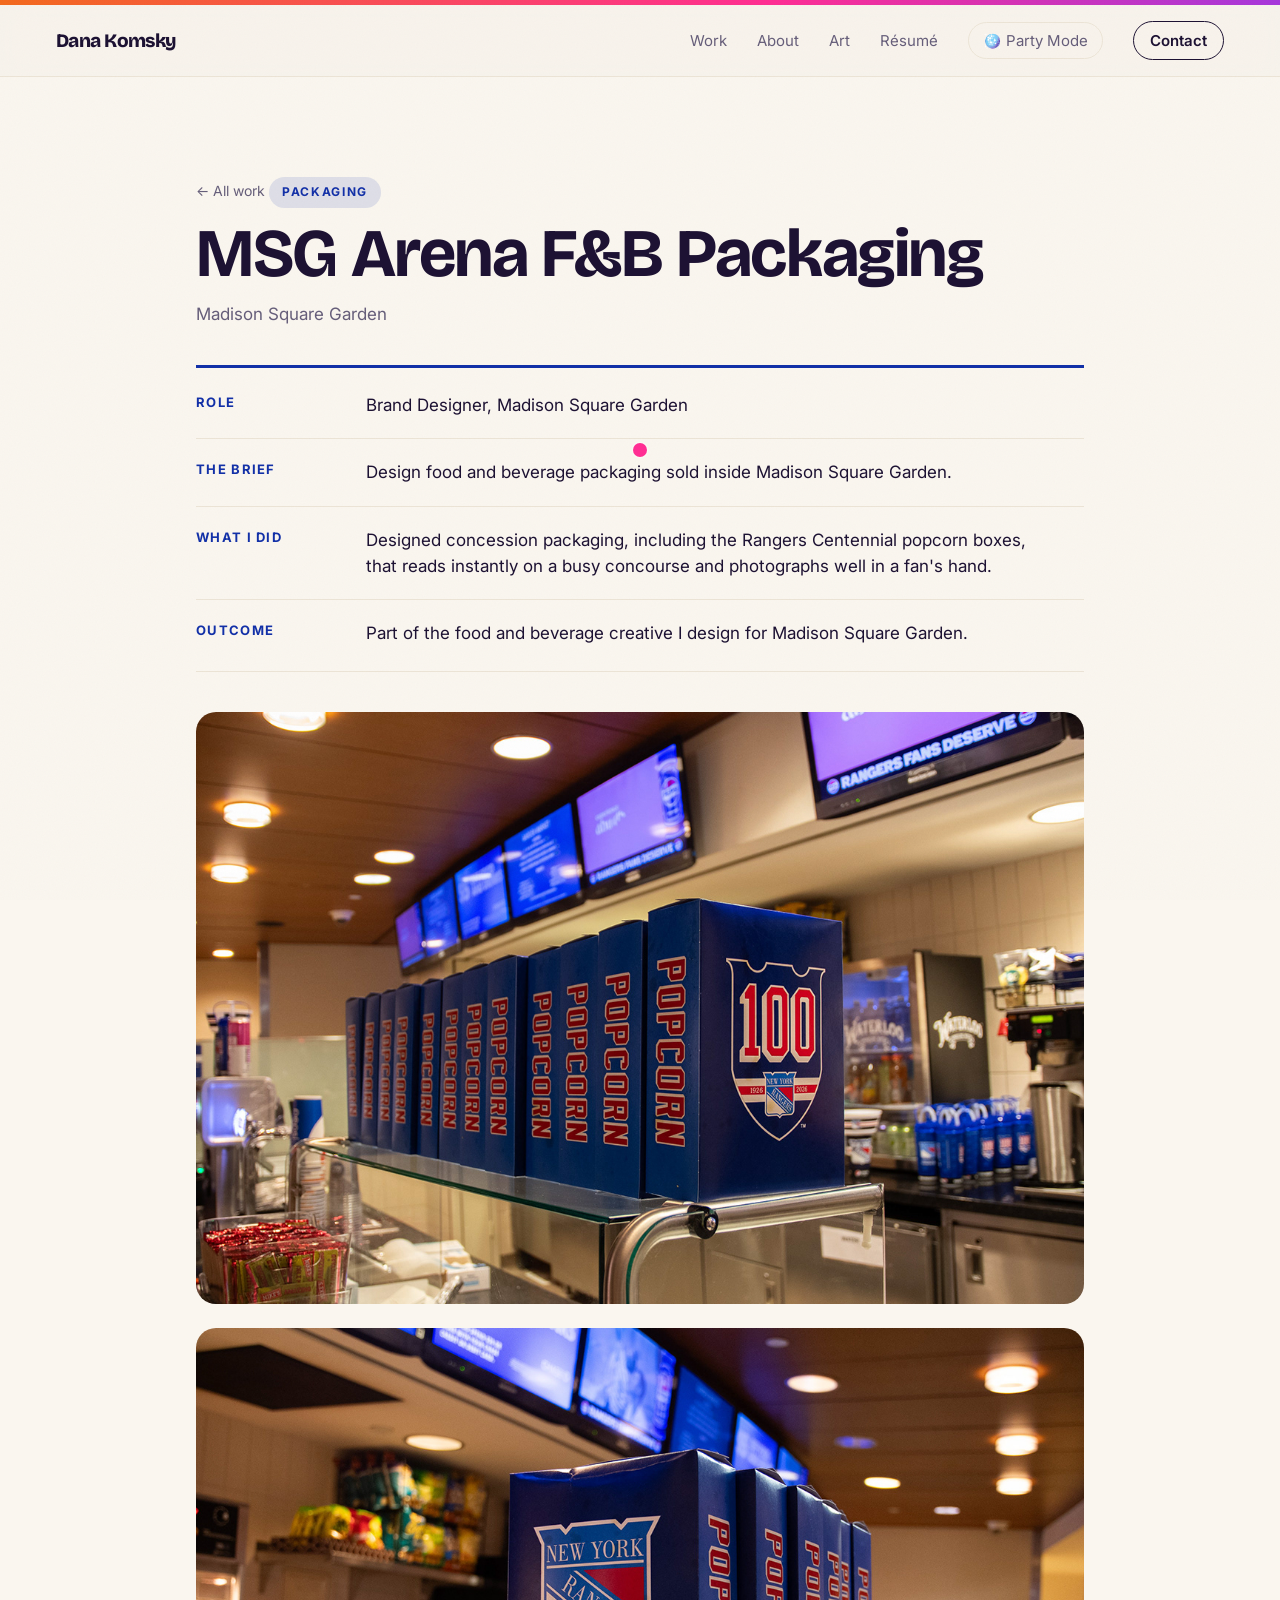
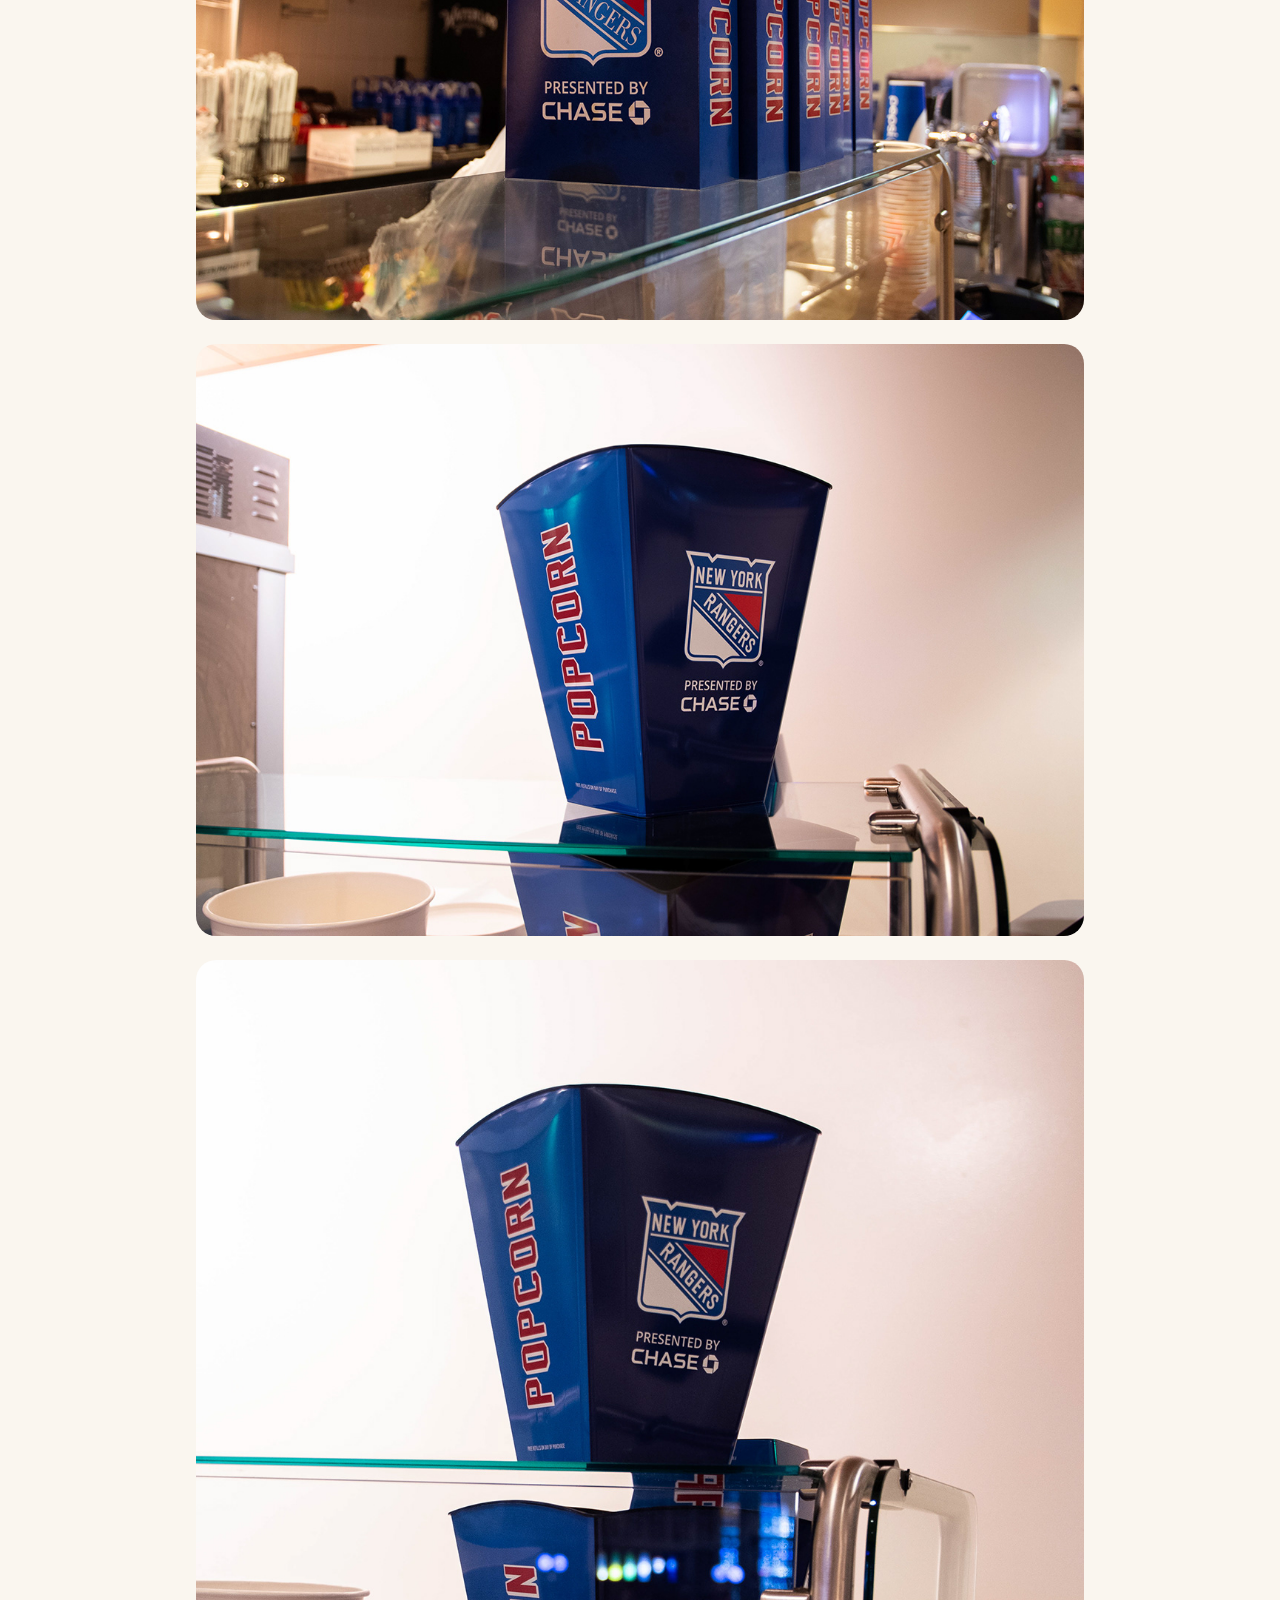
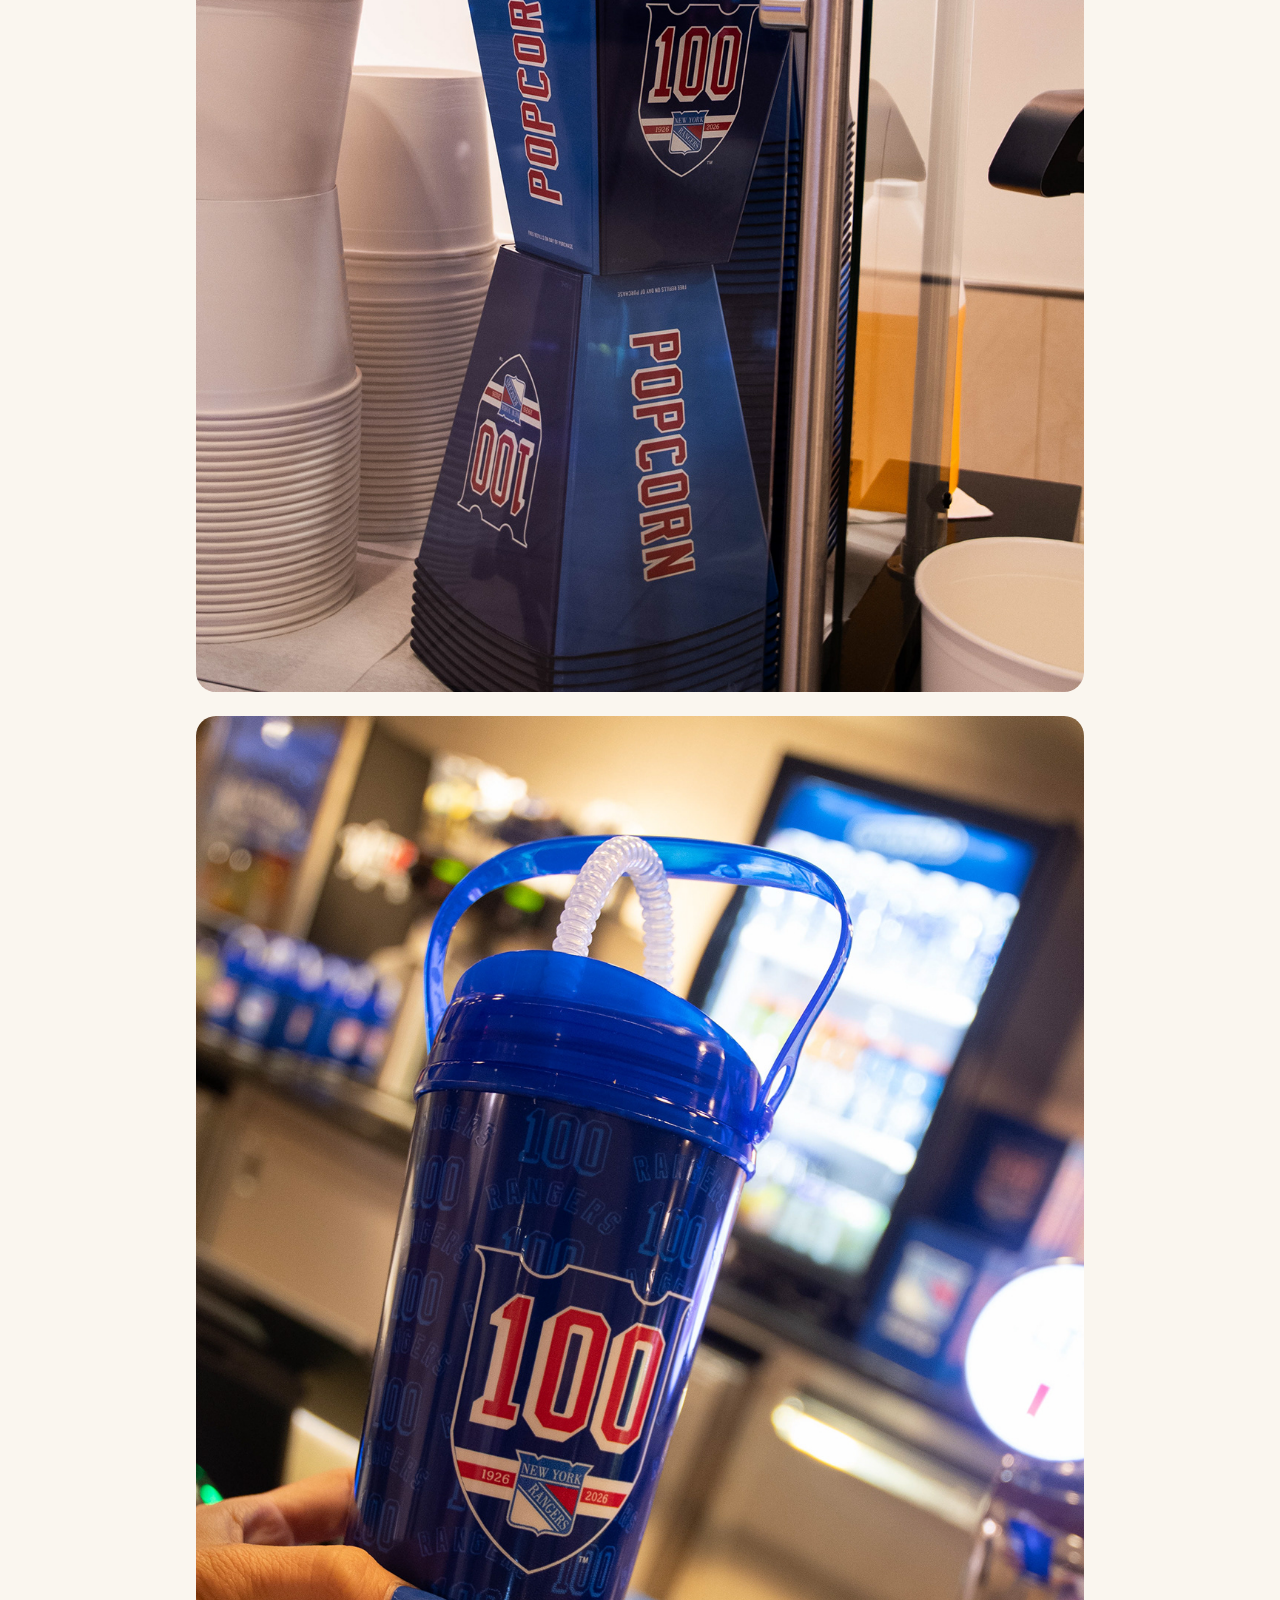
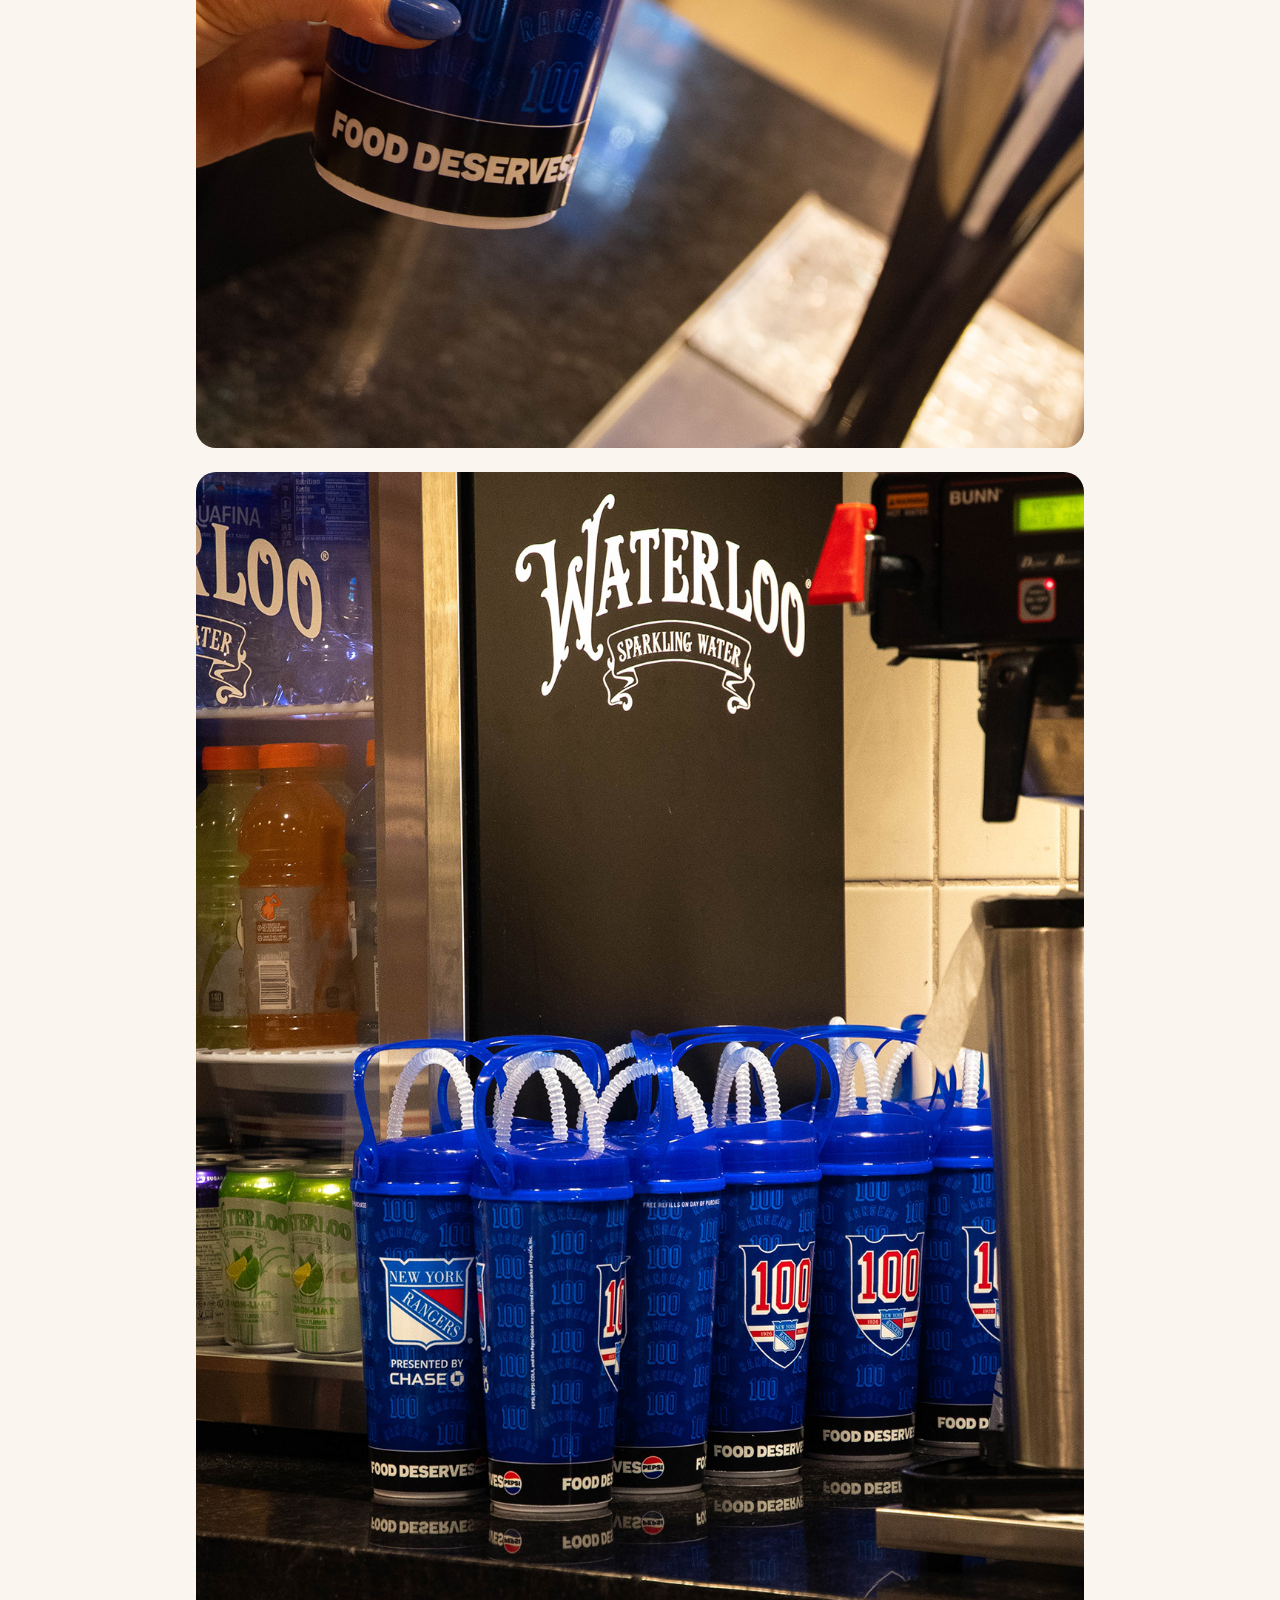
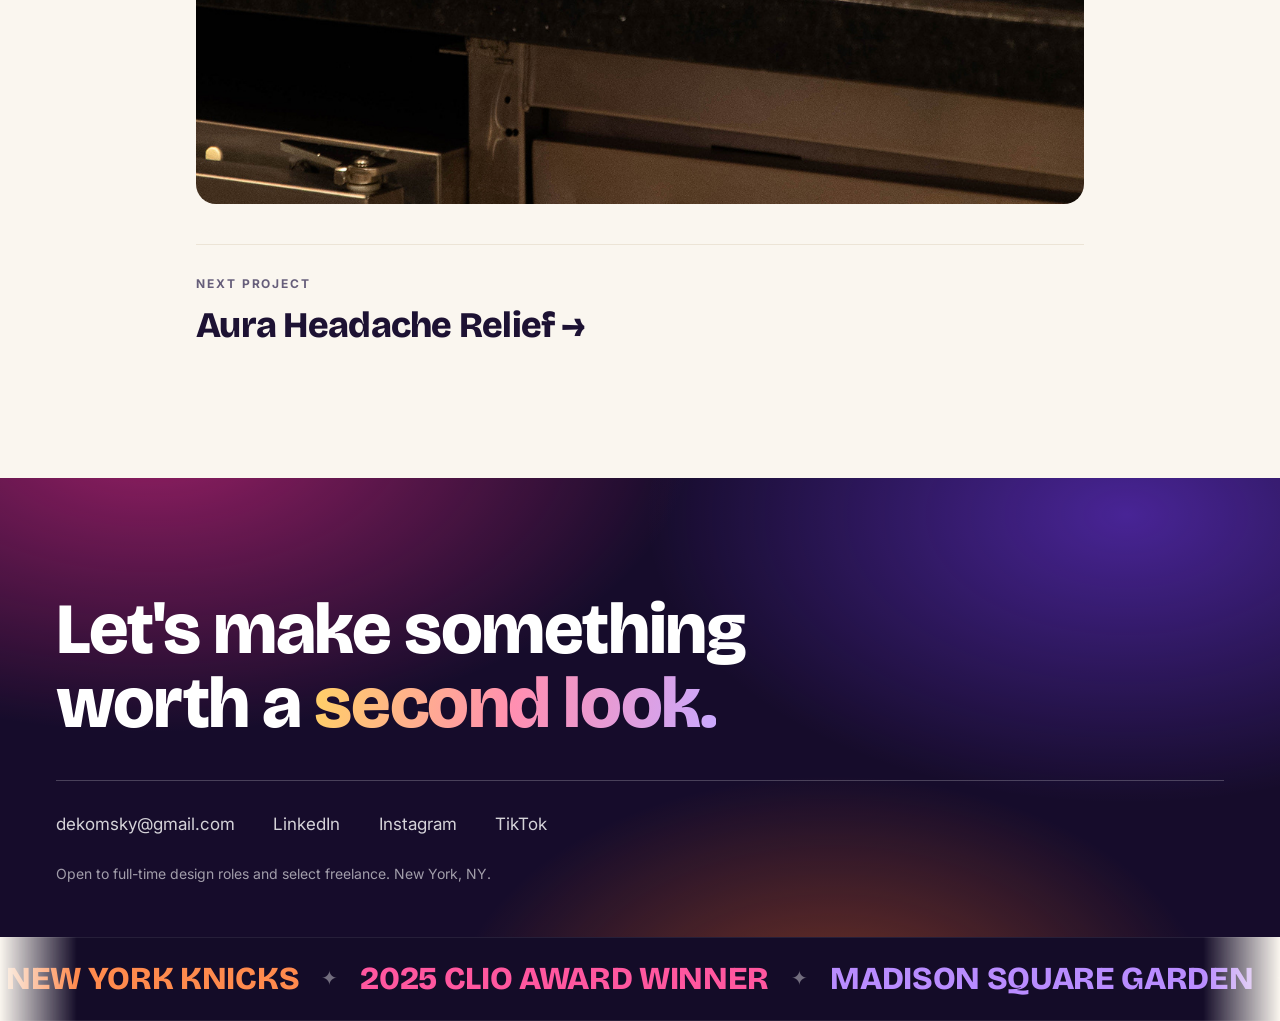
<file: work/msg-arena-food-and-beverage-packaging.html>
<!doctype html>
<html lang="en">
<head>
<meta charset="utf-8">
<meta name="viewport" content="width=device-width, initial-scale=1">
<meta name="robots" content="noindex, nofollow"><!-- preview only: remove before launching on danakomsky.com -->
<title>MSG Arena F&B Packaging · Dana Komsky</title>
<link rel="preconnect" href="https://fonts.googleapis.com"><link rel="preconnect" href="https://fonts.gstatic.com" crossorigin><link href="https://fonts.googleapis.com/css2?family=Bricolage+Grotesque:opsz,wght@12..96,500;12..96,700;12..96,800&family=Caveat:wght@600;700&family=Inter:wght@400;500;600&display=swap" rel="stylesheet">
<link rel="stylesheet" href="../style.css">
<script>try{if(localStorage.getItem('party')==='1')document.documentElement.classList.add('party');}catch(e){}</script>
</head>
<body>
<div class="lasers" aria-hidden="true"><i></i><i></i><i></i><i></i><i></i><i></i></div>
<div class="strobe" aria-hidden="true"></div>
<div class="disco-light" aria-hidden="true"></div>
<div class="disco" aria-hidden="true"><div class="disco-rope"><span class="disco-cord"></span><span class="disco-ball"><svg viewBox="0 0 120 142" xmlns="http://www.w3.org/2000/svg"><defs><clipPath id="cb"><circle cx="60" cy="70" r="52"/></clipPath><radialGradient id="dhl" cx="36%" cy="32%" r="55%"><stop offset="0%" stop-color="#fff" stop-opacity="0.95"/><stop offset="45%" stop-color="#fff" stop-opacity="0.12"/><stop offset="100%" stop-color="#fff" stop-opacity="0"/></radialGradient><radialGradient id="dsh" cx="40%" cy="36%" r="64%"><stop offset="52%" stop-color="#000" stop-opacity="0"/><stop offset="100%" stop-color="#070a12" stop-opacity="0.62"/></radialGradient></defs><rect x="59" y="8" width="2" height="13" fill="#c7d0db"/><circle cx="60" cy="10" r="4.5" fill="none" stroke="#cdd6e0" stroke-width="2"/><g clip-path="url(#cb)"><circle cx="60" cy="70" r="52" fill="#39414f"/><rect x="46.5" y="18.5" width="6.6" height="6.6" rx="0.5" fill="#d3dbe5"/><rect x="54.1" y="18.5" width="6.6" height="6.6" rx="0.5" fill="#c9d2dd"/><rect x="61.7" y="18.5" width="6.6" height="6.6" rx="0.5" fill="#d3dbe5"/><rect x="69.3" y="18.5" width="6.6" height="6.6" rx="0.5" fill="#dde5ee"/><rect x="31.3" y="26.1" width="6.6" height="6.6" rx="0.5" fill="#6f7b8d"/><rect x="38.9" y="26.1" width="6.6" height="6.6" rx="0.5" fill="#4f5969"/><rect x="46.5" y="26.1" width="6.6" height="6.6" rx="0.5" fill="#fbfdff"/><rect x="54.1" y="26.1" width="6.6" height="6.6" rx="0.5" fill="#e6ebf2"/><rect x="61.7" y="26.1" width="6.6" height="6.6" rx="0.5" fill="#dde5ee"/><rect x="69.3" y="26.1" width="6.6" height="6.6" rx="0.5" fill="#eef2f8"/><rect x="76.9" y="26.1" width="6.6" height="6.6" rx="0.5" fill="#5b6678"/><rect x="84.5" y="26.1" width="6.6" height="6.6" rx="0.5" fill="#fbfdff"/><rect x="23.7" y="33.7" width="6.6" height="6.6" rx="0.5" fill="#9ca7b6"/><rect x="31.3" y="33.7" width="6.6" height="6.6" rx="0.5" fill="#c9d2dd"/><rect x="38.9" y="33.7" width="6.6" height="6.6" rx="0.5" fill="#b3bdca"/><rect x="46.5" y="33.7" width="6.6" height="6.6" rx="0.5" fill="#eef2f8"/><rect x="54.1" y="33.7" width="6.6" height="6.6" rx="0.5" fill="#b3bdca"/><rect x="61.7" y="33.7" width="6.6" height="6.6" rx="0.5" fill="#eef2f8"/><rect x="69.3" y="33.7" width="6.6" height="6.6" rx="0.5" fill="#9ca7b6"/><rect x="76.9" y="33.7" width="6.6" height="6.6" rx="0.5" fill="#b3bdca"/><rect x="84.5" y="33.7" width="6.6" height="6.6" rx="0.5" fill="#ffffff"/><rect x="92.1" y="33.7" width="6.6" height="6.6" rx="0.5" fill="#eef2f8"/><rect x="16.1" y="41.3" width="6.6" height="6.6" rx="0.5" fill="#b3bdca"/><rect x="23.7" y="41.3" width="6.6" height="6.6" rx="0.5" fill="#fbfdff"/><rect x="31.3" y="41.3" width="6.6" height="6.6" rx="0.5" fill="#fbfdff"/><rect x="38.9" y="41.3" width="6.6" height="6.6" rx="0.5" fill="#fbfdff"/><rect x="46.5" y="41.3" width="6.6" height="6.6" rx="0.5" fill="#e6ebf2"/><rect x="54.1" y="41.3" width="6.6" height="6.6" rx="0.5" fill="#c9d2dd"/><rect x="61.7" y="41.3" width="6.6" height="6.6" rx="0.5" fill="#b3bdca"/><rect x="69.3" y="41.3" width="6.6" height="6.6" rx="0.5" fill="#b3bdca"/><rect x="76.9" y="41.3" width="6.6" height="6.6" rx="0.5" fill="#e6ebf2"/><rect x="84.5" y="41.3" width="6.6" height="6.6" rx="0.5" fill="#eef2f8"/><rect x="92.1" y="41.3" width="6.6" height="6.6" rx="0.5" fill="#4f5969"/><rect x="99.7" y="41.3" width="6.6" height="6.6" rx="0.5" fill="#5b6678"/><rect x="16.1" y="48.9" width="6.6" height="6.6" rx="0.5" fill="#d3dbe5"/><rect x="23.7" y="48.9" width="6.6" height="6.6" rx="0.5" fill="#c9d2dd"/><rect x="31.3" y="48.9" width="6.6" height="6.6" rx="0.5" fill="#c9d2dd"/><rect x="38.9" y="48.9" width="6.6" height="6.6" rx="0.5" fill="#dde5ee"/><rect x="46.5" y="48.9" width="6.6" height="6.6" rx="0.5" fill="#e6ebf2"/><rect x="54.1" y="48.9" width="6.6" height="6.6" rx="0.5" fill="#6f7b8d"/><rect x="61.7" y="48.9" width="6.6" height="6.6" rx="0.5" fill="#fbfdff"/><rect x="69.3" y="48.9" width="6.6" height="6.6" rx="0.5" fill="#b3bdca"/><rect x="76.9" y="48.9" width="6.6" height="6.6" rx="0.5" fill="#fbfdff"/><rect x="84.5" y="48.9" width="6.6" height="6.6" rx="0.5" fill="#e6ebf2"/><rect x="92.1" y="48.9" width="6.6" height="6.6" rx="0.5" fill="#eef2f8"/><rect x="99.7" y="48.9" width="6.6" height="6.6" rx="0.5" fill="#ffffff"/><rect x="8.5" y="56.5" width="6.6" height="6.6" rx="0.5" fill="#6f7b8d"/><rect x="16.1" y="56.5" width="6.6" height="6.6" rx="0.5" fill="#9ca7b6"/><rect x="23.7" y="56.5" width="6.6" height="6.6" rx="0.5" fill="#e6ebf2"/><rect x="31.3" y="56.5" width="6.6" height="6.6" rx="0.5" fill="#5b6678"/><rect x="38.9" y="56.5" width="6.6" height="6.6" rx="0.5" fill="#c9d2dd"/><rect x="46.5" y="56.5" width="6.6" height="6.6" rx="0.5" fill="#ffffff"/><rect x="54.1" y="56.5" width="6.6" height="6.6" rx="0.5" fill="#d3dbe5"/><rect x="61.7" y="56.5" width="6.6" height="6.6" rx="0.5" fill="#4f5969"/><rect x="69.3" y="56.5" width="6.6" height="6.6" rx="0.5" fill="#dde5ee"/><rect x="76.9" y="56.5" width="6.6" height="6.6" rx="0.5" fill="#dde5ee"/><rect x="84.5" y="56.5" width="6.6" height="6.6" rx="0.5" fill="#b3bdca"/><rect x="92.1" y="56.5" width="6.6" height="6.6" rx="0.5" fill="#c9d2dd"/><rect x="99.7" y="56.5" width="6.6" height="6.6" rx="0.5" fill="#dde5ee"/><rect x="8.5" y="64.1" width="6.6" height="6.6" rx="0.5" fill="#c9d2dd"/><rect x="16.1" y="64.1" width="6.6" height="6.6" rx="0.5" fill="#e6ebf2"/><rect x="23.7" y="64.1" width="6.6" height="6.6" rx="0.5" fill="#eef2f8"/><rect x="31.3" y="64.1" width="6.6" height="6.6" rx="0.5" fill="#eef2f8"/><rect x="38.9" y="64.1" width="6.6" height="6.6" rx="0.5" fill="#4f5969"/><rect x="46.5" y="64.1" width="6.6" height="6.6" rx="0.5" fill="#c9d2dd"/><rect x="54.1" y="64.1" width="6.6" height="6.6" rx="0.5" fill="#e6ebf2"/><rect x="61.7" y="64.1" width="6.6" height="6.6" rx="0.5" fill="#d3dbe5"/><rect x="69.3" y="64.1" width="6.6" height="6.6" rx="0.5" fill="#dde5ee"/><rect x="76.9" y="64.1" width="6.6" height="6.6" rx="0.5" fill="#eef2f8"/><rect x="84.5" y="64.1" width="6.6" height="6.6" rx="0.5" fill="#6f7b8d"/><rect x="92.1" y="64.1" width="6.6" height="6.6" rx="0.5" fill="#eef2f8"/><rect x="99.7" y="64.1" width="6.6" height="6.6" rx="0.5" fill="#c9d2dd"/><rect x="107.3" y="64.1" width="6.6" height="6.6" rx="0.5" fill="#eef2f8"/><rect x="8.5" y="71.7" width="6.6" height="6.6" rx="0.5" fill="#d3dbe5"/><rect x="16.1" y="71.7" width="6.6" height="6.6" rx="0.5" fill="#fbfdff"/><rect x="23.7" y="71.7" width="6.6" height="6.6" rx="0.5" fill="#9ca7b6"/><rect x="31.3" y="71.7" width="6.6" height="6.6" rx="0.5" fill="#dde5ee"/><rect x="38.9" y="71.7" width="6.6" height="6.6" rx="0.5" fill="#5b6678"/><rect x="46.5" y="71.7" width="6.6" height="6.6" rx="0.5" fill="#9ca7b6"/><rect x="54.1" y="71.7" width="6.6" height="6.6" rx="0.5" fill="#dde5ee"/><rect x="61.7" y="71.7" width="6.6" height="6.6" rx="0.5" fill="#fbfdff"/><rect x="69.3" y="71.7" width="6.6" height="6.6" rx="0.5" fill="#9ca7b6"/><rect x="76.9" y="71.7" width="6.6" height="6.6" rx="0.5" fill="#fbfdff"/><rect x="84.5" y="71.7" width="6.6" height="6.6" rx="0.5" fill="#ffffff"/><rect x="92.1" y="71.7" width="6.6" height="6.6" rx="0.5" fill="#d3dbe5"/><rect x="99.7" y="71.7" width="6.6" height="6.6" rx="0.5" fill="#6f7b8d"/><rect x="107.3" y="71.7" width="6.6" height="6.6" rx="0.5" fill="#eef2f8"/><rect x="8.5" y="79.3" width="6.6" height="6.6" rx="0.5" fill="#4f5969"/><rect x="16.1" y="79.3" width="6.6" height="6.6" rx="0.5" fill="#fbfdff"/><rect x="23.7" y="79.3" width="6.6" height="6.6" rx="0.5" fill="#dde5ee"/><rect x="31.3" y="79.3" width="6.6" height="6.6" rx="0.5" fill="#9ca7b6"/><rect x="38.9" y="79.3" width="6.6" height="6.6" rx="0.5" fill="#d3dbe5"/><rect x="46.5" y="79.3" width="6.6" height="6.6" rx="0.5" fill="#e6ebf2"/><rect x="54.1" y="79.3" width="6.6" height="6.6" rx="0.5" fill="#fbfdff"/><rect x="61.7" y="79.3" width="6.6" height="6.6" rx="0.5" fill="#fbfdff"/><rect x="69.3" y="79.3" width="6.6" height="6.6" rx="0.5" fill="#e6ebf2"/><rect x="76.9" y="79.3" width="6.6" height="6.6" rx="0.5" fill="#fbfdff"/><rect x="84.5" y="79.3" width="6.6" height="6.6" rx="0.5" fill="#eef2f8"/><rect x="92.1" y="79.3" width="6.6" height="6.6" rx="0.5" fill="#5b6678"/><rect x="99.7" y="79.3" width="6.6" height="6.6" rx="0.5" fill="#e6ebf2"/><rect x="16.1" y="86.9" width="6.6" height="6.6" rx="0.5" fill="#e6ebf2"/><rect x="23.7" y="86.9" width="6.6" height="6.6" rx="0.5" fill="#d3dbe5"/><rect x="31.3" y="86.9" width="6.6" height="6.6" rx="0.5" fill="#eef2f8"/><rect x="38.9" y="86.9" width="6.6" height="6.6" rx="0.5" fill="#fbfdff"/><rect x="46.5" y="86.9" width="6.6" height="6.6" rx="0.5" fill="#eef2f8"/><rect x="54.1" y="86.9" width="6.6" height="6.6" rx="0.5" fill="#c9d2dd"/><rect x="61.7" y="86.9" width="6.6" height="6.6" rx="0.5" fill="#eef2f8"/><rect x="69.3" y="86.9" width="6.6" height="6.6" rx="0.5" fill="#d3dbe5"/><rect x="76.9" y="86.9" width="6.6" height="6.6" rx="0.5" fill="#fbfdff"/><rect x="84.5" y="86.9" width="6.6" height="6.6" rx="0.5" fill="#dde5ee"/><rect x="92.1" y="86.9" width="6.6" height="6.6" rx="0.5" fill="#c9d2dd"/><rect x="99.7" y="86.9" width="6.6" height="6.6" rx="0.5" fill="#9ca7b6"/><rect x="16.1" y="94.5" width="6.6" height="6.6" rx="0.5" fill="#d3dbe5"/><rect x="23.7" y="94.5" width="6.6" height="6.6" rx="0.5" fill="#c9d2dd"/><rect x="31.3" y="94.5" width="6.6" height="6.6" rx="0.5" fill="#b3bdca"/><rect x="38.9" y="94.5" width="6.6" height="6.6" rx="0.5" fill="#e6ebf2"/><rect x="46.5" y="94.5" width="6.6" height="6.6" rx="0.5" fill="#c9d2dd"/><rect x="54.1" y="94.5" width="6.6" height="6.6" rx="0.5" fill="#e6ebf2"/><rect x="61.7" y="94.5" width="6.6" height="6.6" rx="0.5" fill="#9ca7b6"/><rect x="69.3" y="94.5" width="6.6" height="6.6" rx="0.5" fill="#dde5ee"/><rect x="76.9" y="94.5" width="6.6" height="6.6" rx="0.5" fill="#fbfdff"/><rect x="84.5" y="94.5" width="6.6" height="6.6" rx="0.5" fill="#b3bdca"/><rect x="92.1" y="94.5" width="6.6" height="6.6" rx="0.5" fill="#eef2f8"/><rect x="99.7" y="94.5" width="6.6" height="6.6" rx="0.5" fill="#b3bdca"/><rect x="23.7" y="102.1" width="6.6" height="6.6" rx="0.5" fill="#e6ebf2"/><rect x="31.3" y="102.1" width="6.6" height="6.6" rx="0.5" fill="#d3dbe5"/><rect x="38.9" y="102.1" width="6.6" height="6.6" rx="0.5" fill="#d3dbe5"/><rect x="46.5" y="102.1" width="6.6" height="6.6" rx="0.5" fill="#fbfdff"/><rect x="54.1" y="102.1" width="6.6" height="6.6" rx="0.5" fill="#fbfdff"/><rect x="61.7" y="102.1" width="6.6" height="6.6" rx="0.5" fill="#b3bdca"/><rect x="69.3" y="102.1" width="6.6" height="6.6" rx="0.5" fill="#b3bdca"/><rect x="76.9" y="102.1" width="6.6" height="6.6" rx="0.5" fill="#fbfdff"/><rect x="84.5" y="102.1" width="6.6" height="6.6" rx="0.5" fill="#e6ebf2"/><rect x="92.1" y="102.1" width="6.6" height="6.6" rx="0.5" fill="#fbfdff"/><rect x="31.3" y="109.7" width="6.6" height="6.6" rx="0.5" fill="#b3bdca"/><rect x="38.9" y="109.7" width="6.6" height="6.6" rx="0.5" fill="#dde5ee"/><rect x="46.5" y="109.7" width="6.6" height="6.6" rx="0.5" fill="#eef2f8"/><rect x="54.1" y="109.7" width="6.6" height="6.6" rx="0.5" fill="#9ca7b6"/><rect x="61.7" y="109.7" width="6.6" height="6.6" rx="0.5" fill="#c9d2dd"/><rect x="69.3" y="109.7" width="6.6" height="6.6" rx="0.5" fill="#d3dbe5"/><rect x="76.9" y="109.7" width="6.6" height="6.6" rx="0.5" fill="#fbfdff"/><rect x="84.5" y="109.7" width="6.6" height="6.6" rx="0.5" fill="#fbfdff"/><rect x="54.1" y="117.3" width="6.6" height="6.6" rx="0.5" fill="#b3bdca"/><rect x="61.7" y="117.3" width="6.6" height="6.6" rx="0.5" fill="#dde5ee"/><circle cx="60" cy="70" r="52" fill="url(#dsh)"/><ellipse cx="45" cy="53" rx="30" ry="26" fill="url(#dhl)"/></g></svg></span></div></div>
<svg class="defs" width="0" height="0" aria-hidden="true"><defs><filter id="goo"><feGaussianBlur in="SourceGraphic" stdDeviation="18" result="b"/><feColorMatrix in="b" type="matrix" values="1 0 0 0 0  0 1 0 0 0  0 0 1 0 0  0 0 0 16 -7" result="g"/><feBlend in="SourceGraphic" in2="g"/></filter></defs></svg>
<div class="colorbar"></div>
<header class="nav">
  <a class="brand" href="../index.html">Dana Komsky</a>
  <nav>
    <a href="../index.html#work">Work</a>
    <a href="../about.html">About</a>
    <a href="https://www.instagram.com/colorintheworld/" target="_blank" rel="noopener">Art</a>
    <a href="../dana-komsky-resume.pdf" target="_blank" rel="noopener">Résumé</a>
    <button class="party-toggle" type="button" aria-pressed="false">🪩 Party Mode</button>
    <a class="nav-cta" href="mailto:dekomsky@gmail.com">Contact</a>
  </nav>
</header>
<div class="party-wrap">
<article class="project" style="--accent:#1230A8">
  <div class="proj-head">
    <a class="back" href="../index.html#work">&larr; All work</a>
    <span class="proj-tag" data-reveal>Packaging</span>
    <h1 data-reveal>MSG Arena F&B Packaging</h1>
    <p class="proj-client" data-reveal>Madison Square Garden</p>
  </div>
  <div class="proj-brief" data-reveal>
    <div class="brief-row"><span class="brief-k">Role</span><span class="brief-v">Brand Designer, Madison Square Garden</span></div>
    <div class="brief-row"><span class="brief-k">The brief</span><span class="brief-v">Design food and beverage packaging sold inside Madison Square Garden.</span></div>
    <div class="brief-row"><span class="brief-k">What I did</span><span class="brief-v">Designed concession packaging, including the Rangers Centennial popcorn boxes, that reads instantly on a busy concourse and photographs well in a fan's hand.</span></div>
    <div class="brief-row"><span class="brief-k">Outcome</span><span class="brief-v">Part of the food and beverage creative I design for Madison Square Garden.</span></div>
  </div>
  <div class="proj-gallery">
    <img loading="lazy" data-reveal src="../images/msg-arena-food-and-beverage-packaging/01.jpg" alt="MSG Arena F&B Packaging">
    <img loading="lazy" data-reveal src="../images/msg-arena-food-and-beverage-packaging/02.jpg" alt="MSG Arena F&B Packaging">
    <img loading="lazy" data-reveal src="../images/msg-arena-food-and-beverage-packaging/03.jpg" alt="MSG Arena F&B Packaging">
    <img loading="lazy" data-reveal src="../images/msg-arena-food-and-beverage-packaging/04.jpg" alt="MSG Arena F&B Packaging">
    <img loading="lazy" data-reveal src="../images/msg-arena-food-and-beverage-packaging/05.jpg" alt="MSG Arena F&B Packaging">
    <img loading="lazy" data-reveal src="../images/msg-arena-food-and-beverage-packaging/06.jpg" alt="MSG Arena F&B Packaging">
  </div>
  <a class="next-proj" href="aura-headache-relief.html" style="--accent:#7A3CFF">
    <span class="next-label">Next project</span>
    <span class="next-title">Aura Headache Relief <span class="arr">&rarr;</span></span>
  </a>
</article>

<footer class="footer" id="contact">
  <div class="footer-big" data-reveal>Let's make something<br>worth a <span class="hl">second look.</span></div>
  <div class="footer-links" data-reveal>
    <a href="mailto:dekomsky@gmail.com">dekomsky@gmail.com</a>
    <a href="https://www.linkedin.com/in/dana-komsky/" target="_blank" rel="noopener">LinkedIn</a>
    <a href="https://www.instagram.com/colorintheworld/" target="_blank" rel="noopener">Instagram</a>
    <a href="https://www.tiktok.com/@colorintheworld" target="_blank" rel="noopener">TikTok</a>
  </div>
  <div class="footer-fine">Open to full-time design roles and select freelance. New York, NY.</div>
</footer>
<div class="ticker"><div class="ticker-track"><span class="tick">New York Knicks</span><i class="sep">✦</i><span class="tick">2025 Clio Award Winner</span><i class="sep">✦</i><span class="tick">Madison Square Garden</span><i class="sep">✦</i><span class="tick">Discover® Student Card</span><i class="sep">✦</i><span class="tick">80K+ Followers</span><i class="sep">✦</i><span class="tick">≈75M Consumers Reached</span><i class="sep">✦</i><span class="tick">New York Rangers</span><i class="sep">✦</i><span class="tick">BFA · Summa Cum Laude</span><i class="sep">✦</i><span class="tick">@colorintheworld</span><i class="sep">✦</i><span class="tick">New York Knicks</span><i class="sep">✦</i><span class="tick">2025 Clio Award Winner</span><i class="sep">✦</i><span class="tick">Madison Square Garden</span><i class="sep">✦</i><span class="tick">Discover® Student Card</span><i class="sep">✦</i><span class="tick">80K+ Followers</span><i class="sep">✦</i><span class="tick">≈75M Consumers Reached</span><i class="sep">✦</i><span class="tick">New York Rangers</span><i class="sep">✦</i><span class="tick">BFA · Summa Cum Laude</span><i class="sep">✦</i><span class="tick">@colorintheworld</span><i class="sep">✦</i></div></div>
</div>

<script>
(function(){
  var reduce = window.matchMedia('(prefers-reduced-motion: reduce)').matches;
  // Scroll reveal
  if (!reduce) {
    var io = new IntersectionObserver(function(es){
      es.forEach(function(e){ if(e.isIntersecting){ e.target.classList.add('in'); io.unobserve(e.target); } });
    }, {threshold: .12, rootMargin: '0px 0px -40px 0px'});
    document.querySelectorAll('[data-reveal]').forEach(function(el){ io.observe(el); });
  } else {
    document.querySelectorAll('[data-reveal]').forEach(function(el){ el.classList.add('in'); });
  }
  // Squiggle: draw the stroke in proportion to scroll position
  var sq = document.querySelector('.squiggle path');
  if (sq) {
    var LEN = 380;
    if (reduce) {
      sq.style.strokeDashoffset = 0;
    } else {
      var queued = false;
      var drawSquiggle = function(){
        queued = false;
        // draws over the first ~320px of scroll: undrawn at top, full once scrolled past
        var sy = window.pageYOffset || document.documentElement.scrollTop || 0;
        var p = Math.max(0, Math.min(1, sy / 320));
        sq.style.strokeDashoffset = String(LEN * (1 - p));
      };
      var onScroll = function(){ if (!queued) { queued = true; requestAnimationFrame(drawSquiggle); } };
      window.addEventListener('scroll', onScroll, {passive:true});
      window.addEventListener('resize', onScroll);
      drawSquiggle();
    }
  }
  // Party mode: toggle + persistence across pages
  var setParty = function(on){
    document.documentElement.classList.toggle('party', on);
    try { localStorage.setItem('party', on ? '1' : '0'); } catch(e){}
    document.querySelectorAll('.party-toggle').forEach(function(b){
      b.setAttribute('aria-pressed', on ? 'true' : 'false');
      b.classList.toggle('on', on);
      b.textContent = on ? '🪩 Party Mode: on' : '🪩 Party Mode';
    });
  };
  setParty(document.documentElement.classList.contains('party'));
  document.querySelectorAll('.party-toggle').forEach(function(b){
    b.addEventListener('click', function(){
      setParty(!document.documentElement.classList.contains('party'));
    });
  });

  // Project carousel arrows
  document.querySelectorAll('.carousel').forEach(function(c){
    var track = c.querySelector('.car-track');
    if (!track) return;
    var step = function(){ return Math.min(track.clientWidth * 0.8, 384); };
    var prev = c.querySelector('.prev'), next = c.querySelector('.next');
    if (prev) prev.addEventListener('click', function(){ track.scrollBy({left: -step(), behavior: 'smooth'}); });
    if (next) next.addEventListener('click', function(){ track.scrollBy({left: step(), behavior: 'smooth'}); });
  });

  // Color-dot cursor (desktop, fine pointer only)
  if (window.matchMedia('(hover:hover) and (pointer:fine)').matches) {
    var dot = document.createElement('div');
    dot.className = 'cursor-dot';
    document.body.appendChild(dot);
    document.documentElement.classList.add('cursor-on');
    var x = innerWidth/2, y = innerHeight/2, cx = x, cy = y;
    var ease = reduce ? 1 : 0.2;
    addEventListener('mousemove', function(e){ x = e.clientX; y = e.clientY; });
    (function loop(){
      cx += (x - cx) * ease; cy += (y - cy) * ease;
      dot.style.transform = 'translate(' + cx + 'px,' + cy + 'px)';
      requestAnimationFrame(loop);
    })();
    var grow = function(){ dot.classList.add('grow'); };
    var shrink = function(){ dot.classList.remove('grow'); };
    document.querySelectorAll('a, button, .card, .feat-card, .next-proj').forEach(function(el){
      el.addEventListener('mouseenter', grow);
      el.addEventListener('mouseleave', shrink);
    });
    // Rainbow cursor trail — party mode only
    var lastTrail = 0;
    window.addEventListener('mousemove', function(e){
      if (!document.documentElement.classList.contains('party')) return;
      var now = Date.now();
      if (now - lastTrail < 45) return;
      lastTrail = now;
      var t = document.createElement('div');
      t.className = 'trail';
      t.style.left = e.clientX + 'px';
      t.style.top = e.clientY + 'px';
      t.style.background = 'hsl(' + (now / 6 % 360) + ',95%,60%)';
      document.body.appendChild(t);
      setTimeout(function(){ t.remove(); }, 650);
    }, {passive:true});
  }
})();
</script>
</body></html>
</file>
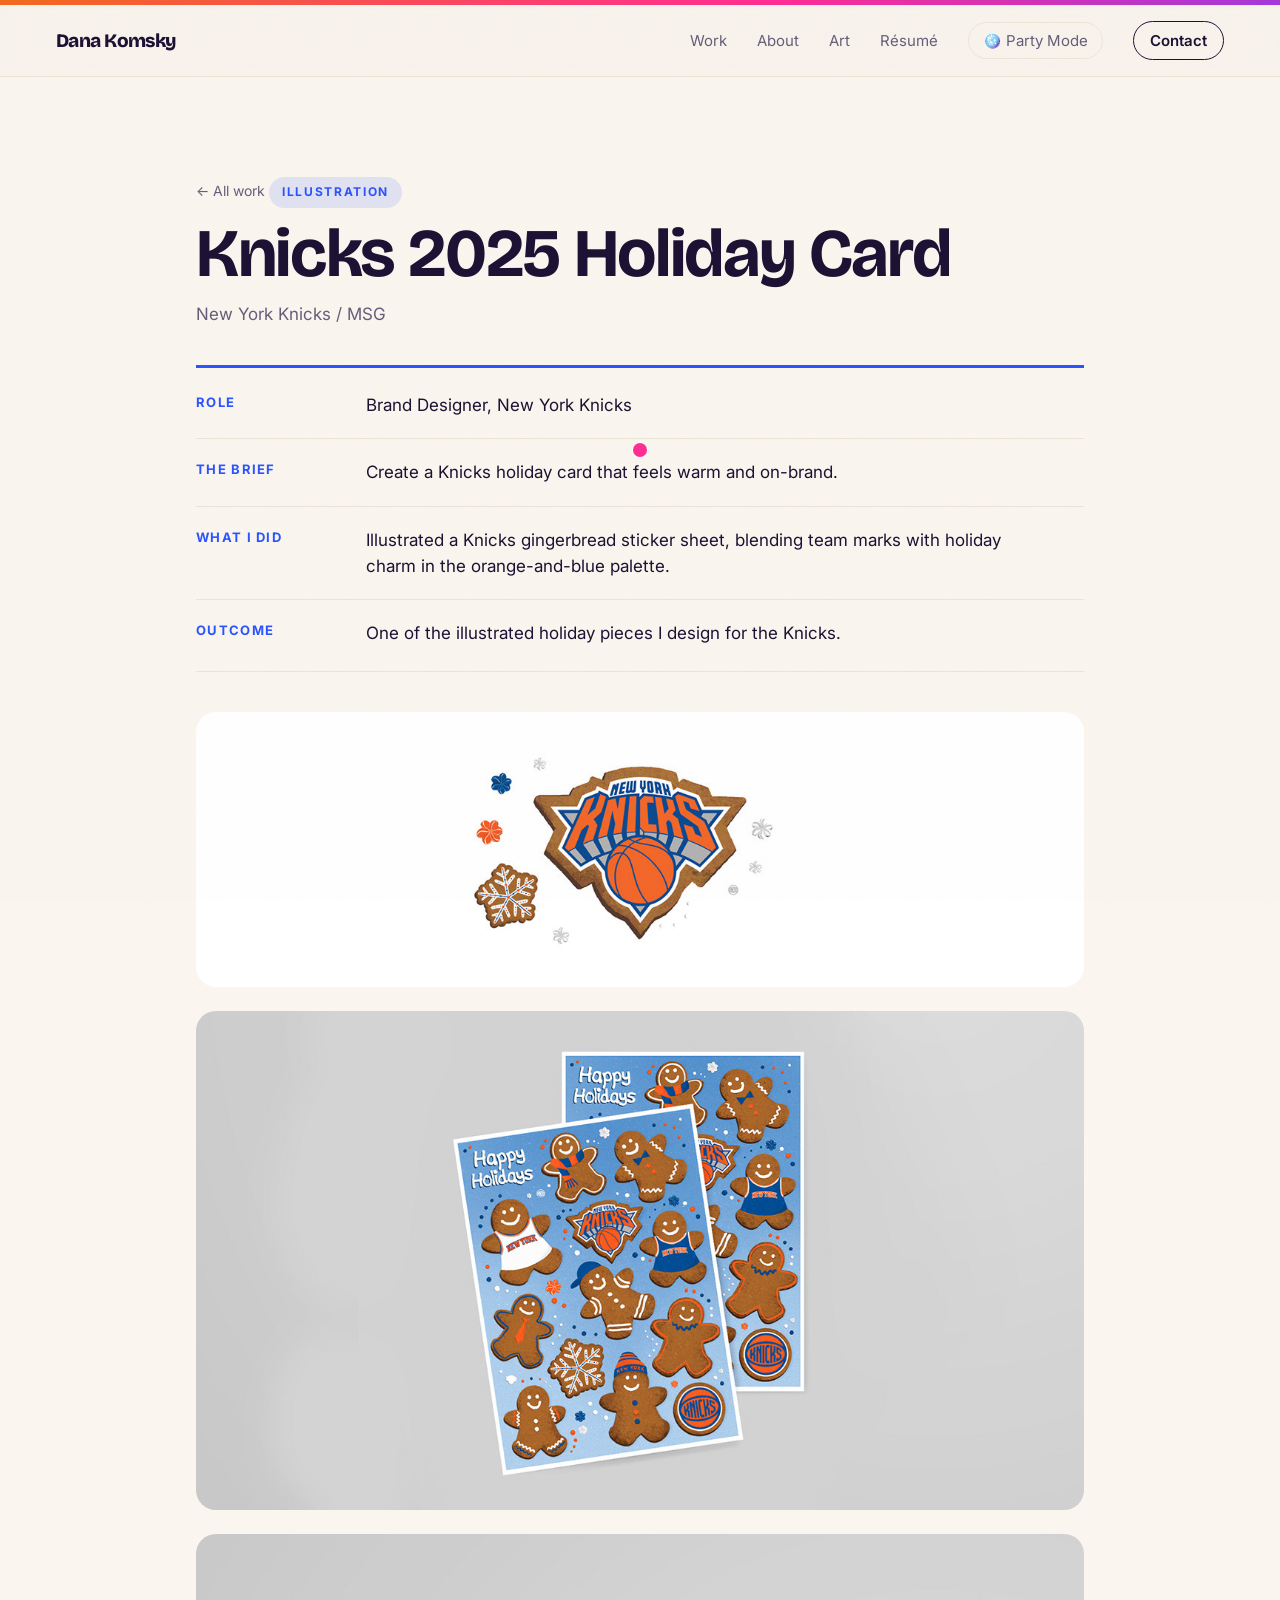
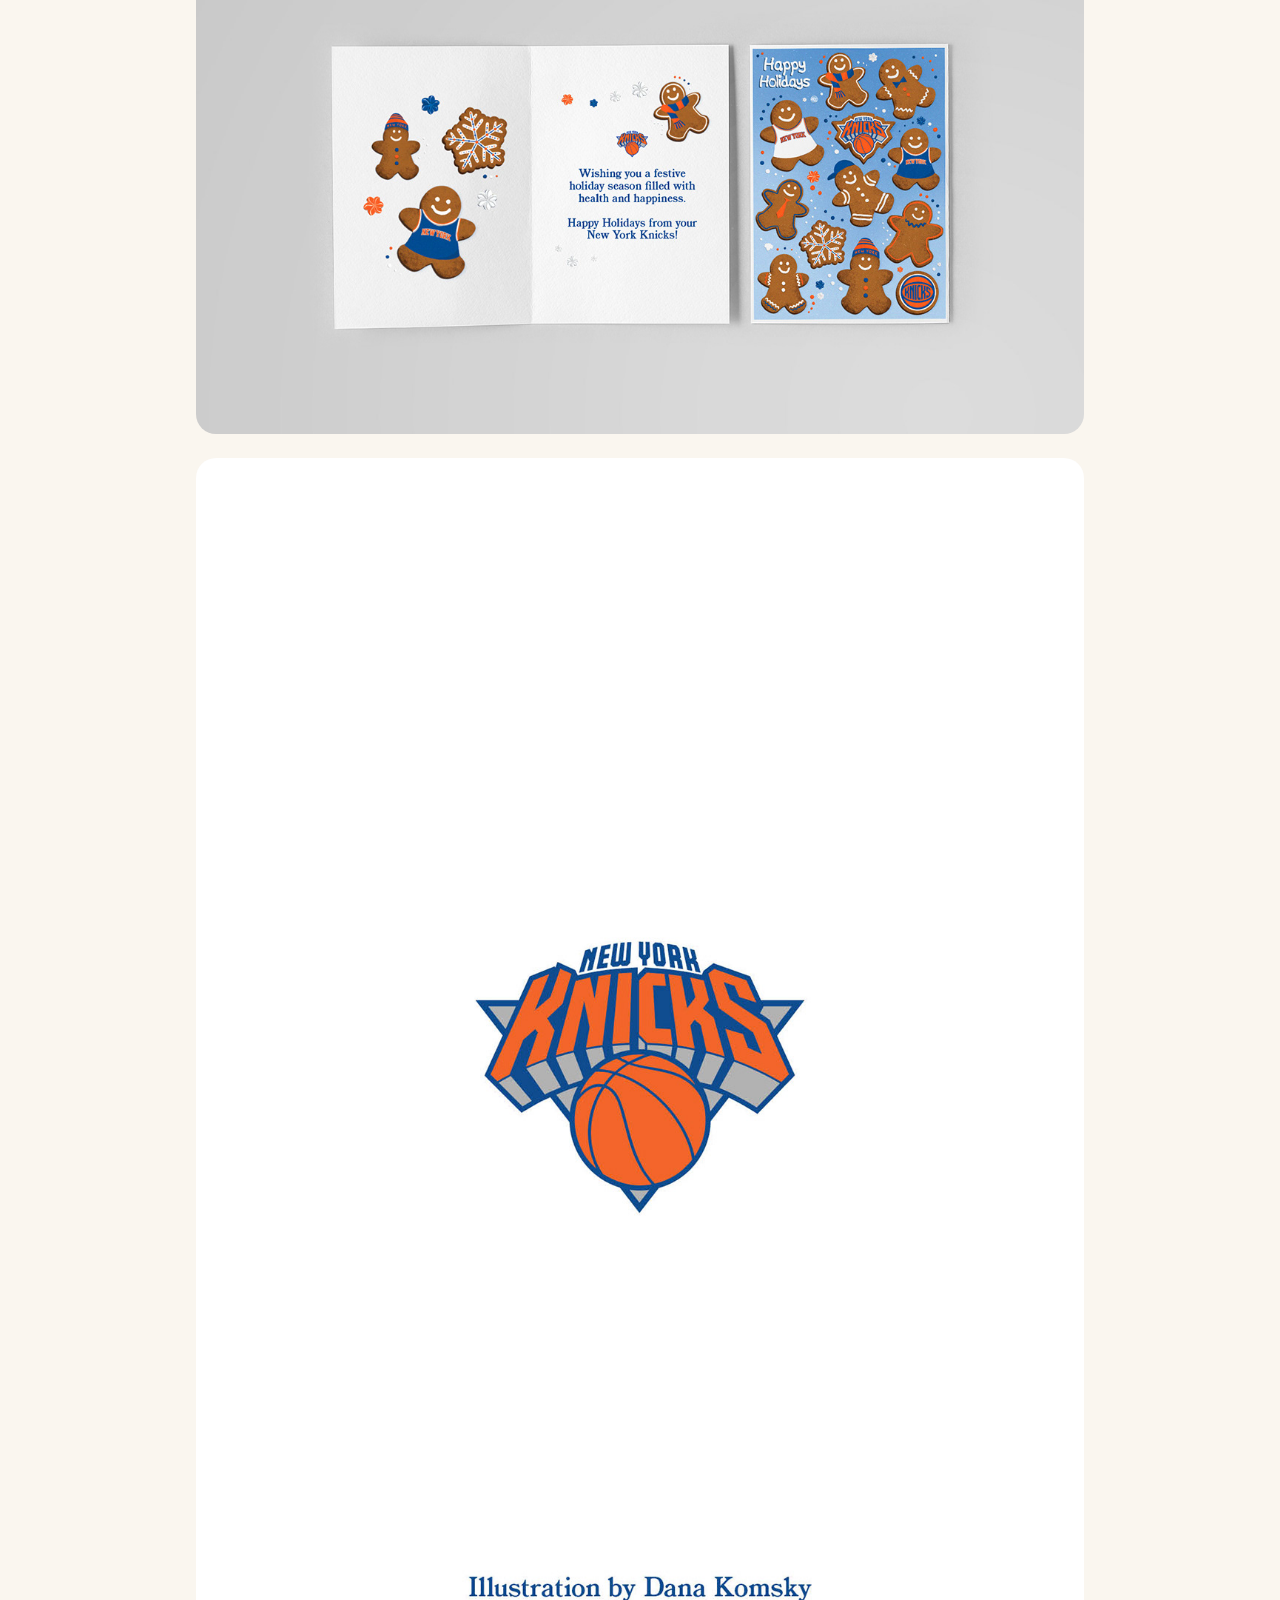
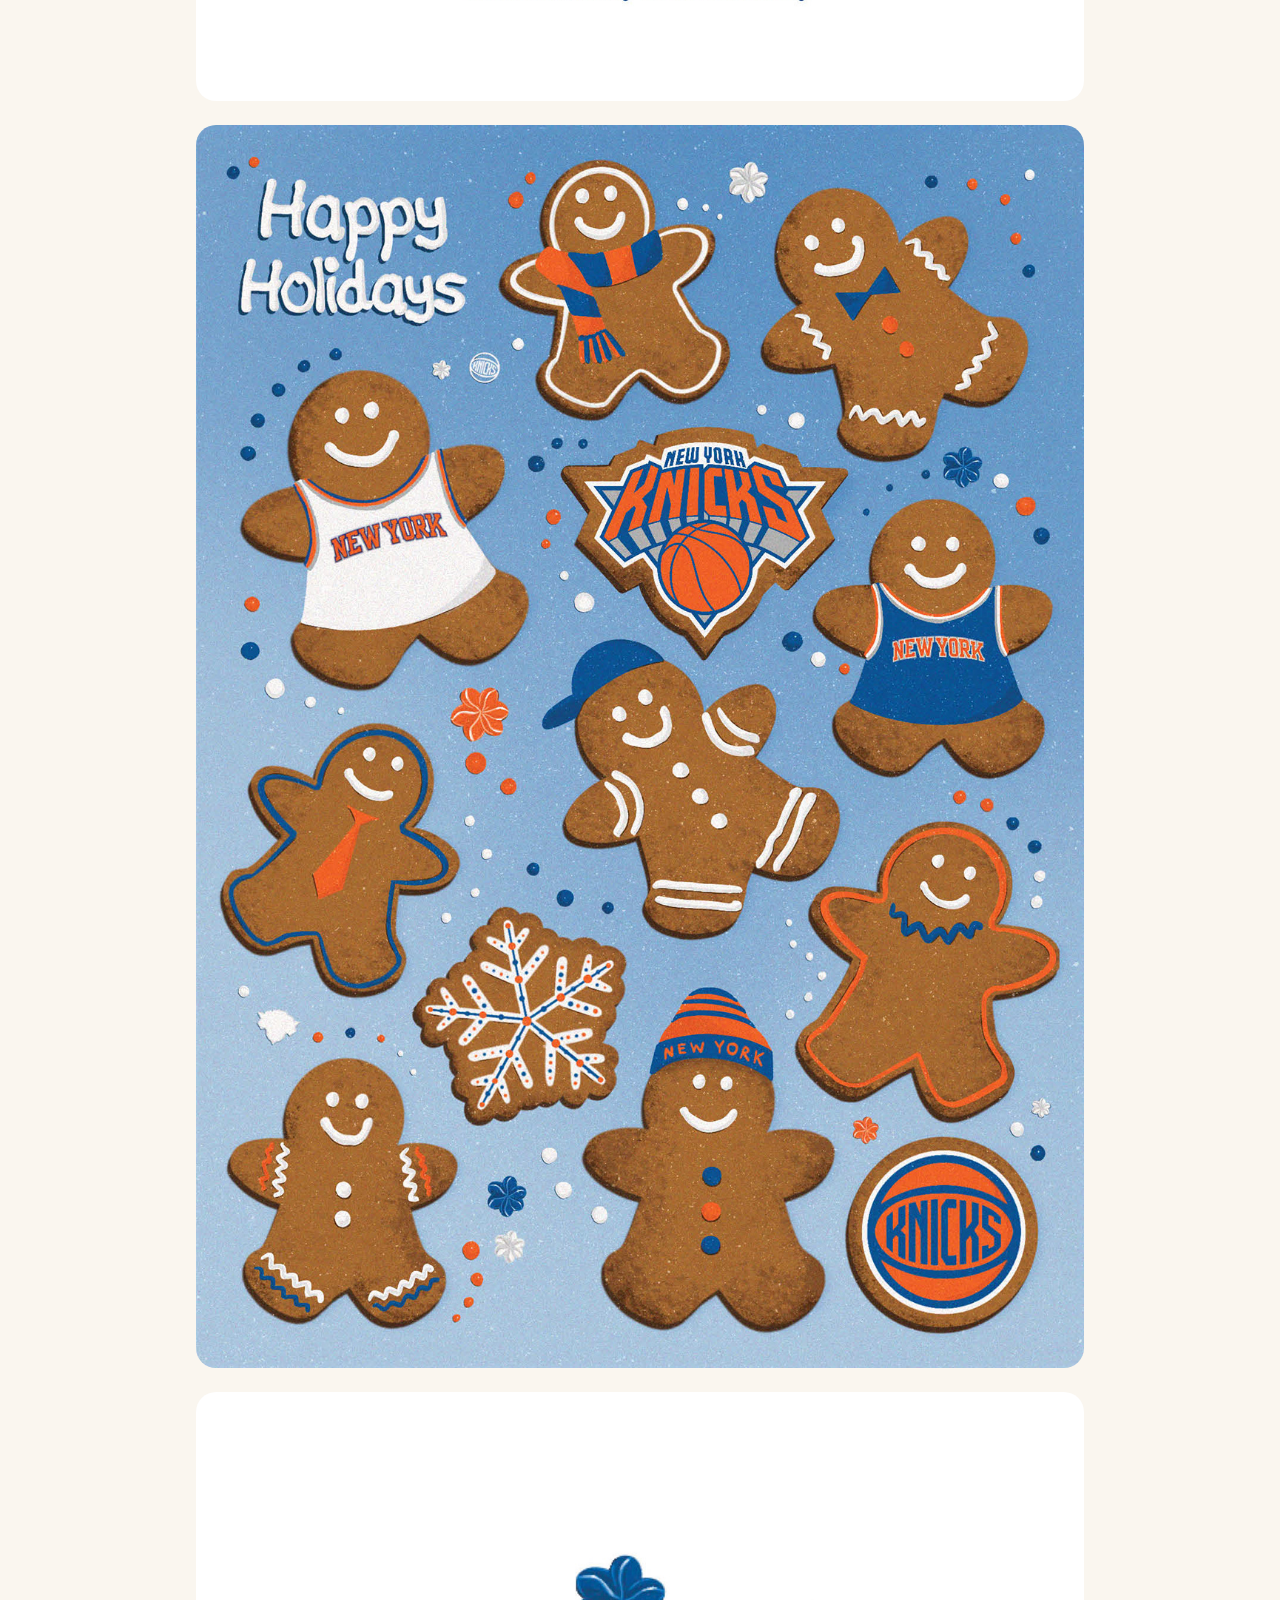
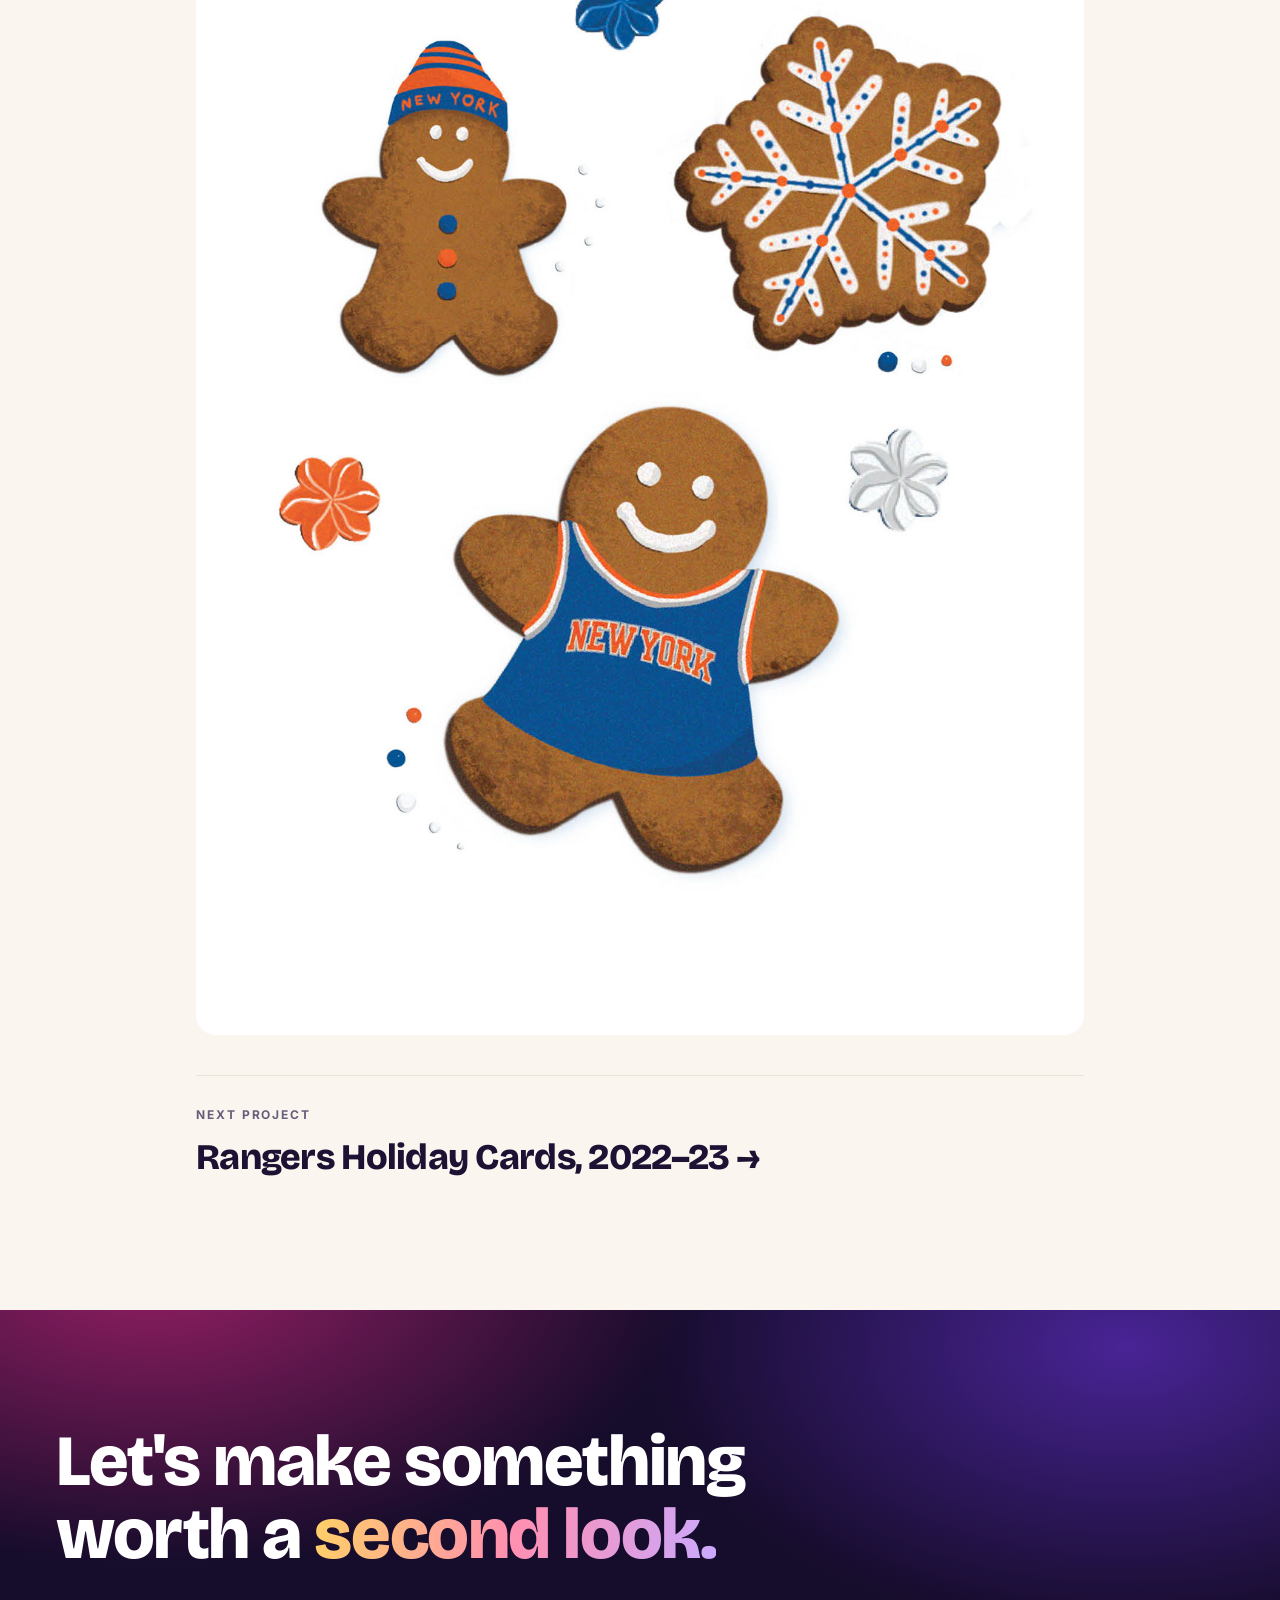
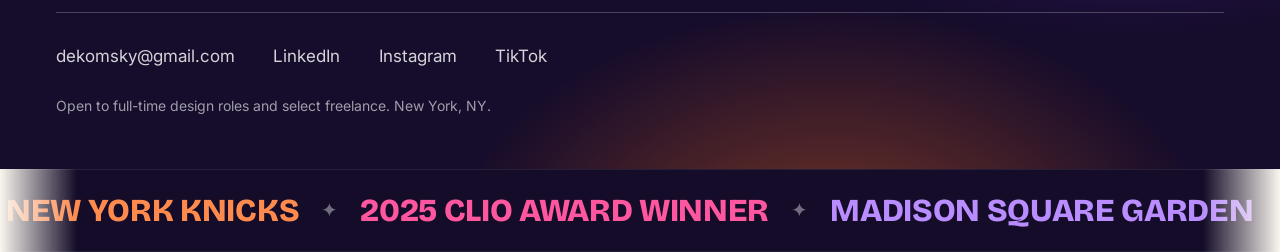
<file: work/new-york-knicks-2025-holiday-card.html>
<!doctype html>
<html lang="en">
<head>
<meta charset="utf-8">
<meta name="viewport" content="width=device-width, initial-scale=1">
<meta name="robots" content="noindex, nofollow"><!-- preview only: remove before launching on danakomsky.com -->
<title>Knicks 2025 Holiday Card · Dana Komsky</title>
<link rel="preconnect" href="https://fonts.googleapis.com"><link rel="preconnect" href="https://fonts.gstatic.com" crossorigin><link href="https://fonts.googleapis.com/css2?family=Bricolage+Grotesque:opsz,wght@12..96,500;12..96,700;12..96,800&family=Caveat:wght@600;700&family=Inter:wght@400;500;600&display=swap" rel="stylesheet">
<link rel="stylesheet" href="../style.css">
<script>try{if(localStorage.getItem('party')==='1')document.documentElement.classList.add('party');}catch(e){}</script>
</head>
<body>
<div class="lasers" aria-hidden="true"><i></i><i></i><i></i><i></i><i></i><i></i></div>
<div class="strobe" aria-hidden="true"></div>
<div class="disco-light" aria-hidden="true"></div>
<div class="disco" aria-hidden="true"><div class="disco-rope"><span class="disco-cord"></span><span class="disco-ball"><svg viewBox="0 0 120 142" xmlns="http://www.w3.org/2000/svg"><defs><clipPath id="cb"><circle cx="60" cy="70" r="52"/></clipPath><radialGradient id="dhl" cx="36%" cy="32%" r="55%"><stop offset="0%" stop-color="#fff" stop-opacity="0.95"/><stop offset="45%" stop-color="#fff" stop-opacity="0.12"/><stop offset="100%" stop-color="#fff" stop-opacity="0"/></radialGradient><radialGradient id="dsh" cx="40%" cy="36%" r="64%"><stop offset="52%" stop-color="#000" stop-opacity="0"/><stop offset="100%" stop-color="#070a12" stop-opacity="0.62"/></radialGradient></defs><rect x="59" y="8" width="2" height="13" fill="#c7d0db"/><circle cx="60" cy="10" r="4.5" fill="none" stroke="#cdd6e0" stroke-width="2"/><g clip-path="url(#cb)"><circle cx="60" cy="70" r="52" fill="#39414f"/><rect x="46.5" y="18.5" width="6.6" height="6.6" rx="0.5" fill="#d3dbe5"/><rect x="54.1" y="18.5" width="6.6" height="6.6" rx="0.5" fill="#c9d2dd"/><rect x="61.7" y="18.5" width="6.6" height="6.6" rx="0.5" fill="#d3dbe5"/><rect x="69.3" y="18.5" width="6.6" height="6.6" rx="0.5" fill="#dde5ee"/><rect x="31.3" y="26.1" width="6.6" height="6.6" rx="0.5" fill="#6f7b8d"/><rect x="38.9" y="26.1" width="6.6" height="6.6" rx="0.5" fill="#4f5969"/><rect x="46.5" y="26.1" width="6.6" height="6.6" rx="0.5" fill="#fbfdff"/><rect x="54.1" y="26.1" width="6.6" height="6.6" rx="0.5" fill="#e6ebf2"/><rect x="61.7" y="26.1" width="6.6" height="6.6" rx="0.5" fill="#dde5ee"/><rect x="69.3" y="26.1" width="6.6" height="6.6" rx="0.5" fill="#eef2f8"/><rect x="76.9" y="26.1" width="6.6" height="6.6" rx="0.5" fill="#5b6678"/><rect x="84.5" y="26.1" width="6.6" height="6.6" rx="0.5" fill="#fbfdff"/><rect x="23.7" y="33.7" width="6.6" height="6.6" rx="0.5" fill="#9ca7b6"/><rect x="31.3" y="33.7" width="6.6" height="6.6" rx="0.5" fill="#c9d2dd"/><rect x="38.9" y="33.7" width="6.6" height="6.6" rx="0.5" fill="#b3bdca"/><rect x="46.5" y="33.7" width="6.6" height="6.6" rx="0.5" fill="#eef2f8"/><rect x="54.1" y="33.7" width="6.6" height="6.6" rx="0.5" fill="#b3bdca"/><rect x="61.7" y="33.7" width="6.6" height="6.6" rx="0.5" fill="#eef2f8"/><rect x="69.3" y="33.7" width="6.6" height="6.6" rx="0.5" fill="#9ca7b6"/><rect x="76.9" y="33.7" width="6.6" height="6.6" rx="0.5" fill="#b3bdca"/><rect x="84.5" y="33.7" width="6.6" height="6.6" rx="0.5" fill="#ffffff"/><rect x="92.1" y="33.7" width="6.6" height="6.6" rx="0.5" fill="#eef2f8"/><rect x="16.1" y="41.3" width="6.6" height="6.6" rx="0.5" fill="#b3bdca"/><rect x="23.7" y="41.3" width="6.6" height="6.6" rx="0.5" fill="#fbfdff"/><rect x="31.3" y="41.3" width="6.6" height="6.6" rx="0.5" fill="#fbfdff"/><rect x="38.9" y="41.3" width="6.6" height="6.6" rx="0.5" fill="#fbfdff"/><rect x="46.5" y="41.3" width="6.6" height="6.6" rx="0.5" fill="#e6ebf2"/><rect x="54.1" y="41.3" width="6.6" height="6.6" rx="0.5" fill="#c9d2dd"/><rect x="61.7" y="41.3" width="6.6" height="6.6" rx="0.5" fill="#b3bdca"/><rect x="69.3" y="41.3" width="6.6" height="6.6" rx="0.5" fill="#b3bdca"/><rect x="76.9" y="41.3" width="6.6" height="6.6" rx="0.5" fill="#e6ebf2"/><rect x="84.5" y="41.3" width="6.6" height="6.6" rx="0.5" fill="#eef2f8"/><rect x="92.1" y="41.3" width="6.6" height="6.6" rx="0.5" fill="#4f5969"/><rect x="99.7" y="41.3" width="6.6" height="6.6" rx="0.5" fill="#5b6678"/><rect x="16.1" y="48.9" width="6.6" height="6.6" rx="0.5" fill="#d3dbe5"/><rect x="23.7" y="48.9" width="6.6" height="6.6" rx="0.5" fill="#c9d2dd"/><rect x="31.3" y="48.9" width="6.6" height="6.6" rx="0.5" fill="#c9d2dd"/><rect x="38.9" y="48.9" width="6.6" height="6.6" rx="0.5" fill="#dde5ee"/><rect x="46.5" y="48.9" width="6.6" height="6.6" rx="0.5" fill="#e6ebf2"/><rect x="54.1" y="48.9" width="6.6" height="6.6" rx="0.5" fill="#6f7b8d"/><rect x="61.7" y="48.9" width="6.6" height="6.6" rx="0.5" fill="#fbfdff"/><rect x="69.3" y="48.9" width="6.6" height="6.6" rx="0.5" fill="#b3bdca"/><rect x="76.9" y="48.9" width="6.6" height="6.6" rx="0.5" fill="#fbfdff"/><rect x="84.5" y="48.9" width="6.6" height="6.6" rx="0.5" fill="#e6ebf2"/><rect x="92.1" y="48.9" width="6.6" height="6.6" rx="0.5" fill="#eef2f8"/><rect x="99.7" y="48.9" width="6.6" height="6.6" rx="0.5" fill="#ffffff"/><rect x="8.5" y="56.5" width="6.6" height="6.6" rx="0.5" fill="#6f7b8d"/><rect x="16.1" y="56.5" width="6.6" height="6.6" rx="0.5" fill="#9ca7b6"/><rect x="23.7" y="56.5" width="6.6" height="6.6" rx="0.5" fill="#e6ebf2"/><rect x="31.3" y="56.5" width="6.6" height="6.6" rx="0.5" fill="#5b6678"/><rect x="38.9" y="56.5" width="6.6" height="6.6" rx="0.5" fill="#c9d2dd"/><rect x="46.5" y="56.5" width="6.6" height="6.6" rx="0.5" fill="#ffffff"/><rect x="54.1" y="56.5" width="6.6" height="6.6" rx="0.5" fill="#d3dbe5"/><rect x="61.7" y="56.5" width="6.6" height="6.6" rx="0.5" fill="#4f5969"/><rect x="69.3" y="56.5" width="6.6" height="6.6" rx="0.5" fill="#dde5ee"/><rect x="76.9" y="56.5" width="6.6" height="6.6" rx="0.5" fill="#dde5ee"/><rect x="84.5" y="56.5" width="6.6" height="6.6" rx="0.5" fill="#b3bdca"/><rect x="92.1" y="56.5" width="6.6" height="6.6" rx="0.5" fill="#c9d2dd"/><rect x="99.7" y="56.5" width="6.6" height="6.6" rx="0.5" fill="#dde5ee"/><rect x="8.5" y="64.1" width="6.6" height="6.6" rx="0.5" fill="#c9d2dd"/><rect x="16.1" y="64.1" width="6.6" height="6.6" rx="0.5" fill="#e6ebf2"/><rect x="23.7" y="64.1" width="6.6" height="6.6" rx="0.5" fill="#eef2f8"/><rect x="31.3" y="64.1" width="6.6" height="6.6" rx="0.5" fill="#eef2f8"/><rect x="38.9" y="64.1" width="6.6" height="6.6" rx="0.5" fill="#4f5969"/><rect x="46.5" y="64.1" width="6.6" height="6.6" rx="0.5" fill="#c9d2dd"/><rect x="54.1" y="64.1" width="6.6" height="6.6" rx="0.5" fill="#e6ebf2"/><rect x="61.7" y="64.1" width="6.6" height="6.6" rx="0.5" fill="#d3dbe5"/><rect x="69.3" y="64.1" width="6.6" height="6.6" rx="0.5" fill="#dde5ee"/><rect x="76.9" y="64.1" width="6.6" height="6.6" rx="0.5" fill="#eef2f8"/><rect x="84.5" y="64.1" width="6.6" height="6.6" rx="0.5" fill="#6f7b8d"/><rect x="92.1" y="64.1" width="6.6" height="6.6" rx="0.5" fill="#eef2f8"/><rect x="99.7" y="64.1" width="6.6" height="6.6" rx="0.5" fill="#c9d2dd"/><rect x="107.3" y="64.1" width="6.6" height="6.6" rx="0.5" fill="#eef2f8"/><rect x="8.5" y="71.7" width="6.6" height="6.6" rx="0.5" fill="#d3dbe5"/><rect x="16.1" y="71.7" width="6.6" height="6.6" rx="0.5" fill="#fbfdff"/><rect x="23.7" y="71.7" width="6.6" height="6.6" rx="0.5" fill="#9ca7b6"/><rect x="31.3" y="71.7" width="6.6" height="6.6" rx="0.5" fill="#dde5ee"/><rect x="38.9" y="71.7" width="6.6" height="6.6" rx="0.5" fill="#5b6678"/><rect x="46.5" y="71.7" width="6.6" height="6.6" rx="0.5" fill="#9ca7b6"/><rect x="54.1" y="71.7" width="6.6" height="6.6" rx="0.5" fill="#dde5ee"/><rect x="61.7" y="71.7" width="6.6" height="6.6" rx="0.5" fill="#fbfdff"/><rect x="69.3" y="71.7" width="6.6" height="6.6" rx="0.5" fill="#9ca7b6"/><rect x="76.9" y="71.7" width="6.6" height="6.6" rx="0.5" fill="#fbfdff"/><rect x="84.5" y="71.7" width="6.6" height="6.6" rx="0.5" fill="#ffffff"/><rect x="92.1" y="71.7" width="6.6" height="6.6" rx="0.5" fill="#d3dbe5"/><rect x="99.7" y="71.7" width="6.6" height="6.6" rx="0.5" fill="#6f7b8d"/><rect x="107.3" y="71.7" width="6.6" height="6.6" rx="0.5" fill="#eef2f8"/><rect x="8.5" y="79.3" width="6.6" height="6.6" rx="0.5" fill="#4f5969"/><rect x="16.1" y="79.3" width="6.6" height="6.6" rx="0.5" fill="#fbfdff"/><rect x="23.7" y="79.3" width="6.6" height="6.6" rx="0.5" fill="#dde5ee"/><rect x="31.3" y="79.3" width="6.6" height="6.6" rx="0.5" fill="#9ca7b6"/><rect x="38.9" y="79.3" width="6.6" height="6.6" rx="0.5" fill="#d3dbe5"/><rect x="46.5" y="79.3" width="6.6" height="6.6" rx="0.5" fill="#e6ebf2"/><rect x="54.1" y="79.3" width="6.6" height="6.6" rx="0.5" fill="#fbfdff"/><rect x="61.7" y="79.3" width="6.6" height="6.6" rx="0.5" fill="#fbfdff"/><rect x="69.3" y="79.3" width="6.6" height="6.6" rx="0.5" fill="#e6ebf2"/><rect x="76.9" y="79.3" width="6.6" height="6.6" rx="0.5" fill="#fbfdff"/><rect x="84.5" y="79.3" width="6.6" height="6.6" rx="0.5" fill="#eef2f8"/><rect x="92.1" y="79.3" width="6.6" height="6.6" rx="0.5" fill="#5b6678"/><rect x="99.7" y="79.3" width="6.6" height="6.6" rx="0.5" fill="#e6ebf2"/><rect x="16.1" y="86.9" width="6.6" height="6.6" rx="0.5" fill="#e6ebf2"/><rect x="23.7" y="86.9" width="6.6" height="6.6" rx="0.5" fill="#d3dbe5"/><rect x="31.3" y="86.9" width="6.6" height="6.6" rx="0.5" fill="#eef2f8"/><rect x="38.9" y="86.9" width="6.6" height="6.6" rx="0.5" fill="#fbfdff"/><rect x="46.5" y="86.9" width="6.6" height="6.6" rx="0.5" fill="#eef2f8"/><rect x="54.1" y="86.9" width="6.6" height="6.6" rx="0.5" fill="#c9d2dd"/><rect x="61.7" y="86.9" width="6.6" height="6.6" rx="0.5" fill="#eef2f8"/><rect x="69.3" y="86.9" width="6.6" height="6.6" rx="0.5" fill="#d3dbe5"/><rect x="76.9" y="86.9" width="6.6" height="6.6" rx="0.5" fill="#fbfdff"/><rect x="84.5" y="86.9" width="6.6" height="6.6" rx="0.5" fill="#dde5ee"/><rect x="92.1" y="86.9" width="6.6" height="6.6" rx="0.5" fill="#c9d2dd"/><rect x="99.7" y="86.9" width="6.6" height="6.6" rx="0.5" fill="#9ca7b6"/><rect x="16.1" y="94.5" width="6.6" height="6.6" rx="0.5" fill="#d3dbe5"/><rect x="23.7" y="94.5" width="6.6" height="6.6" rx="0.5" fill="#c9d2dd"/><rect x="31.3" y="94.5" width="6.6" height="6.6" rx="0.5" fill="#b3bdca"/><rect x="38.9" y="94.5" width="6.6" height="6.6" rx="0.5" fill="#e6ebf2"/><rect x="46.5" y="94.5" width="6.6" height="6.6" rx="0.5" fill="#c9d2dd"/><rect x="54.1" y="94.5" width="6.6" height="6.6" rx="0.5" fill="#e6ebf2"/><rect x="61.7" y="94.5" width="6.6" height="6.6" rx="0.5" fill="#9ca7b6"/><rect x="69.3" y="94.5" width="6.6" height="6.6" rx="0.5" fill="#dde5ee"/><rect x="76.9" y="94.5" width="6.6" height="6.6" rx="0.5" fill="#fbfdff"/><rect x="84.5" y="94.5" width="6.6" height="6.6" rx="0.5" fill="#b3bdca"/><rect x="92.1" y="94.5" width="6.6" height="6.6" rx="0.5" fill="#eef2f8"/><rect x="99.7" y="94.5" width="6.6" height="6.6" rx="0.5" fill="#b3bdca"/><rect x="23.7" y="102.1" width="6.6" height="6.6" rx="0.5" fill="#e6ebf2"/><rect x="31.3" y="102.1" width="6.6" height="6.6" rx="0.5" fill="#d3dbe5"/><rect x="38.9" y="102.1" width="6.6" height="6.6" rx="0.5" fill="#d3dbe5"/><rect x="46.5" y="102.1" width="6.6" height="6.6" rx="0.5" fill="#fbfdff"/><rect x="54.1" y="102.1" width="6.6" height="6.6" rx="0.5" fill="#fbfdff"/><rect x="61.7" y="102.1" width="6.6" height="6.6" rx="0.5" fill="#b3bdca"/><rect x="69.3" y="102.1" width="6.6" height="6.6" rx="0.5" fill="#b3bdca"/><rect x="76.9" y="102.1" width="6.6" height="6.6" rx="0.5" fill="#fbfdff"/><rect x="84.5" y="102.1" width="6.6" height="6.6" rx="0.5" fill="#e6ebf2"/><rect x="92.1" y="102.1" width="6.6" height="6.6" rx="0.5" fill="#fbfdff"/><rect x="31.3" y="109.7" width="6.6" height="6.6" rx="0.5" fill="#b3bdca"/><rect x="38.9" y="109.7" width="6.6" height="6.6" rx="0.5" fill="#dde5ee"/><rect x="46.5" y="109.7" width="6.6" height="6.6" rx="0.5" fill="#eef2f8"/><rect x="54.1" y="109.7" width="6.6" height="6.6" rx="0.5" fill="#9ca7b6"/><rect x="61.7" y="109.7" width="6.6" height="6.6" rx="0.5" fill="#c9d2dd"/><rect x="69.3" y="109.7" width="6.6" height="6.6" rx="0.5" fill="#d3dbe5"/><rect x="76.9" y="109.7" width="6.6" height="6.6" rx="0.5" fill="#fbfdff"/><rect x="84.5" y="109.7" width="6.6" height="6.6" rx="0.5" fill="#fbfdff"/><rect x="54.1" y="117.3" width="6.6" height="6.6" rx="0.5" fill="#b3bdca"/><rect x="61.7" y="117.3" width="6.6" height="6.6" rx="0.5" fill="#dde5ee"/><circle cx="60" cy="70" r="52" fill="url(#dsh)"/><ellipse cx="45" cy="53" rx="30" ry="26" fill="url(#dhl)"/></g></svg></span></div></div>
<svg class="defs" width="0" height="0" aria-hidden="true"><defs><filter id="goo"><feGaussianBlur in="SourceGraphic" stdDeviation="18" result="b"/><feColorMatrix in="b" type="matrix" values="1 0 0 0 0  0 1 0 0 0  0 0 1 0 0  0 0 0 16 -7" result="g"/><feBlend in="SourceGraphic" in2="g"/></filter></defs></svg>
<div class="colorbar"></div>
<header class="nav">
  <a class="brand" href="../index.html">Dana Komsky</a>
  <nav>
    <a href="../index.html#work">Work</a>
    <a href="../about.html">About</a>
    <a href="https://www.instagram.com/colorintheworld/" target="_blank" rel="noopener">Art</a>
    <a href="../dana-komsky-resume.pdf" target="_blank" rel="noopener">Résumé</a>
    <button class="party-toggle" type="button" aria-pressed="false">🪩 Party Mode</button>
    <a class="nav-cta" href="mailto:dekomsky@gmail.com">Contact</a>
  </nav>
</header>
<div class="party-wrap">
<article class="project" style="--accent:#2B54FF">
  <div class="proj-head">
    <a class="back" href="../index.html#work">&larr; All work</a>
    <span class="proj-tag" data-reveal>Illustration</span>
    <h1 data-reveal>Knicks 2025 Holiday Card</h1>
    <p class="proj-client" data-reveal>New York Knicks / MSG</p>
  </div>
  <div class="proj-brief" data-reveal>
    <div class="brief-row"><span class="brief-k">Role</span><span class="brief-v">Brand Designer, New York Knicks</span></div>
    <div class="brief-row"><span class="brief-k">The brief</span><span class="brief-v">Create a Knicks holiday card that feels warm and on-brand.</span></div>
    <div class="brief-row"><span class="brief-k">What I did</span><span class="brief-v">Illustrated a Knicks gingerbread sticker sheet, blending team marks with holiday charm in the orange-and-blue palette.</span></div>
    <div class="brief-row"><span class="brief-k">Outcome</span><span class="brief-v">One of the illustrated holiday pieces I design for the Knicks.</span></div>
  </div>
  <div class="proj-gallery">
    <img loading="lazy" data-reveal src="../images/new-york-knicks-2025-holiday-card/01.jpg" alt="Knicks 2025 Holiday Card">
    <img loading="lazy" data-reveal src="../images/new-york-knicks-2025-holiday-card/02.jpg" alt="Knicks 2025 Holiday Card">
    <img loading="lazy" data-reveal src="../images/new-york-knicks-2025-holiday-card/03.jpg" alt="Knicks 2025 Holiday Card">
    <img loading="lazy" data-reveal src="../images/new-york-knicks-2025-holiday-card/04.jpg" alt="Knicks 2025 Holiday Card">
    <img loading="lazy" data-reveal src="../images/new-york-knicks-2025-holiday-card/05.jpg" alt="Knicks 2025 Holiday Card">
    <img loading="lazy" data-reveal src="../images/new-york-knicks-2025-holiday-card/06.jpg" alt="Knicks 2025 Holiday Card">
  </div>
  <a class="next-proj" href="ny-rangers-holiday-cards-2023-2024.html" style="--accent:#C8102E">
    <span class="next-label">Next project</span>
    <span class="next-title">Rangers Holiday Cards, 2022–23 <span class="arr">&rarr;</span></span>
  </a>
</article>

<footer class="footer" id="contact">
  <div class="footer-big" data-reveal>Let's make something<br>worth a <span class="hl">second look.</span></div>
  <div class="footer-links" data-reveal>
    <a href="mailto:dekomsky@gmail.com">dekomsky@gmail.com</a>
    <a href="https://www.linkedin.com/in/dana-komsky/" target="_blank" rel="noopener">LinkedIn</a>
    <a href="https://www.instagram.com/colorintheworld/" target="_blank" rel="noopener">Instagram</a>
    <a href="https://www.tiktok.com/@colorintheworld" target="_blank" rel="noopener">TikTok</a>
  </div>
  <div class="footer-fine">Open to full-time design roles and select freelance. New York, NY.</div>
</footer>
<div class="ticker"><div class="ticker-track"><span class="tick">New York Knicks</span><i class="sep">✦</i><span class="tick">2025 Clio Award Winner</span><i class="sep">✦</i><span class="tick">Madison Square Garden</span><i class="sep">✦</i><span class="tick">Discover® Student Card</span><i class="sep">✦</i><span class="tick">80K+ Followers</span><i class="sep">✦</i><span class="tick">≈75M Consumers Reached</span><i class="sep">✦</i><span class="tick">New York Rangers</span><i class="sep">✦</i><span class="tick">BFA · Summa Cum Laude</span><i class="sep">✦</i><span class="tick">@colorintheworld</span><i class="sep">✦</i><span class="tick">New York Knicks</span><i class="sep">✦</i><span class="tick">2025 Clio Award Winner</span><i class="sep">✦</i><span class="tick">Madison Square Garden</span><i class="sep">✦</i><span class="tick">Discover® Student Card</span><i class="sep">✦</i><span class="tick">80K+ Followers</span><i class="sep">✦</i><span class="tick">≈75M Consumers Reached</span><i class="sep">✦</i><span class="tick">New York Rangers</span><i class="sep">✦</i><span class="tick">BFA · Summa Cum Laude</span><i class="sep">✦</i><span class="tick">@colorintheworld</span><i class="sep">✦</i></div></div>
</div>

<script>
(function(){
  var reduce = window.matchMedia('(prefers-reduced-motion: reduce)').matches;
  // Scroll reveal
  if (!reduce) {
    var io = new IntersectionObserver(function(es){
      es.forEach(function(e){ if(e.isIntersecting){ e.target.classList.add('in'); io.unobserve(e.target); } });
    }, {threshold: .12, rootMargin: '0px 0px -40px 0px'});
    document.querySelectorAll('[data-reveal]').forEach(function(el){ io.observe(el); });
  } else {
    document.querySelectorAll('[data-reveal]').forEach(function(el){ el.classList.add('in'); });
  }
  // Squiggle: draw the stroke in proportion to scroll position
  var sq = document.querySelector('.squiggle path');
  if (sq) {
    var LEN = 380;
    if (reduce) {
      sq.style.strokeDashoffset = 0;
    } else {
      var queued = false;
      var drawSquiggle = function(){
        queued = false;
        // draws over the first ~320px of scroll: undrawn at top, full once scrolled past
        var sy = window.pageYOffset || document.documentElement.scrollTop || 0;
        var p = Math.max(0, Math.min(1, sy / 320));
        sq.style.strokeDashoffset = String(LEN * (1 - p));
      };
      var onScroll = function(){ if (!queued) { queued = true; requestAnimationFrame(drawSquiggle); } };
      window.addEventListener('scroll', onScroll, {passive:true});
      window.addEventListener('resize', onScroll);
      drawSquiggle();
    }
  }
  // Party mode: toggle + persistence across pages
  var setParty = function(on){
    document.documentElement.classList.toggle('party', on);
    try { localStorage.setItem('party', on ? '1' : '0'); } catch(e){}
    document.querySelectorAll('.party-toggle').forEach(function(b){
      b.setAttribute('aria-pressed', on ? 'true' : 'false');
      b.classList.toggle('on', on);
      b.textContent = on ? '🪩 Party Mode: on' : '🪩 Party Mode';
    });
  };
  setParty(document.documentElement.classList.contains('party'));
  document.querySelectorAll('.party-toggle').forEach(function(b){
    b.addEventListener('click', function(){
      setParty(!document.documentElement.classList.contains('party'));
    });
  });

  // Project carousel arrows
  document.querySelectorAll('.carousel').forEach(function(c){
    var track = c.querySelector('.car-track');
    if (!track) return;
    var step = function(){ return Math.min(track.clientWidth * 0.8, 384); };
    var prev = c.querySelector('.prev'), next = c.querySelector('.next');
    if (prev) prev.addEventListener('click', function(){ track.scrollBy({left: -step(), behavior: 'smooth'}); });
    if (next) next.addEventListener('click', function(){ track.scrollBy({left: step(), behavior: 'smooth'}); });
  });

  // Color-dot cursor (desktop, fine pointer only)
  if (window.matchMedia('(hover:hover) and (pointer:fine)').matches) {
    var dot = document.createElement('div');
    dot.className = 'cursor-dot';
    document.body.appendChild(dot);
    document.documentElement.classList.add('cursor-on');
    var x = innerWidth/2, y = innerHeight/2, cx = x, cy = y;
    var ease = reduce ? 1 : 0.2;
    addEventListener('mousemove', function(e){ x = e.clientX; y = e.clientY; });
    (function loop(){
      cx += (x - cx) * ease; cy += (y - cy) * ease;
      dot.style.transform = 'translate(' + cx + 'px,' + cy + 'px)';
      requestAnimationFrame(loop);
    })();
    var grow = function(){ dot.classList.add('grow'); };
    var shrink = function(){ dot.classList.remove('grow'); };
    document.querySelectorAll('a, button, .card, .feat-card, .next-proj').forEach(function(el){
      el.addEventListener('mouseenter', grow);
      el.addEventListener('mouseleave', shrink);
    });
    // Rainbow cursor trail — party mode only
    var lastTrail = 0;
    window.addEventListener('mousemove', function(e){
      if (!document.documentElement.classList.contains('party')) return;
      var now = Date.now();
      if (now - lastTrail < 45) return;
      lastTrail = now;
      var t = document.createElement('div');
      t.className = 'trail';
      t.style.left = e.clientX + 'px';
      t.style.top = e.clientY + 'px';
      t.style.background = 'hsl(' + (now / 6 % 360) + ',95%,60%)';
      document.body.appendChild(t);
      setTimeout(function(){ t.remove(); }, 650);
    }, {passive:true});
  }
})();
</script>
</body></html>
</file>
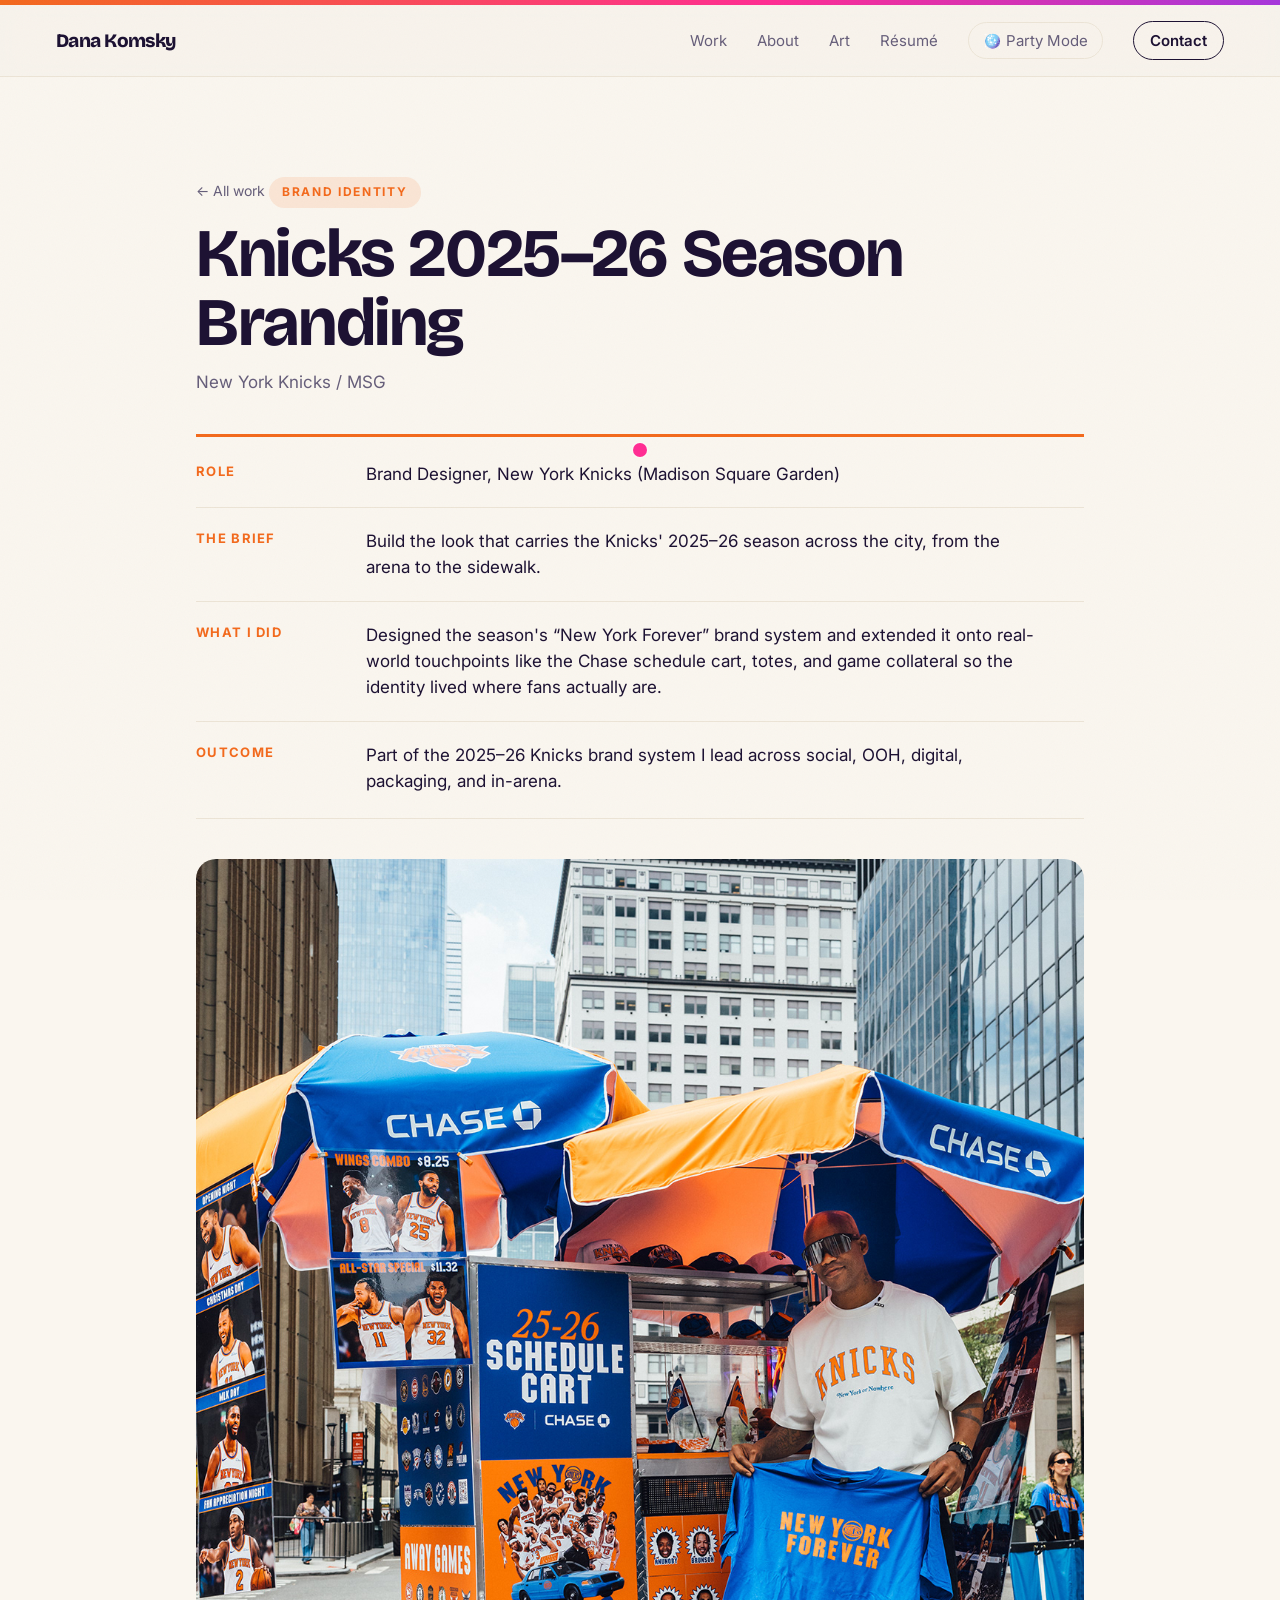
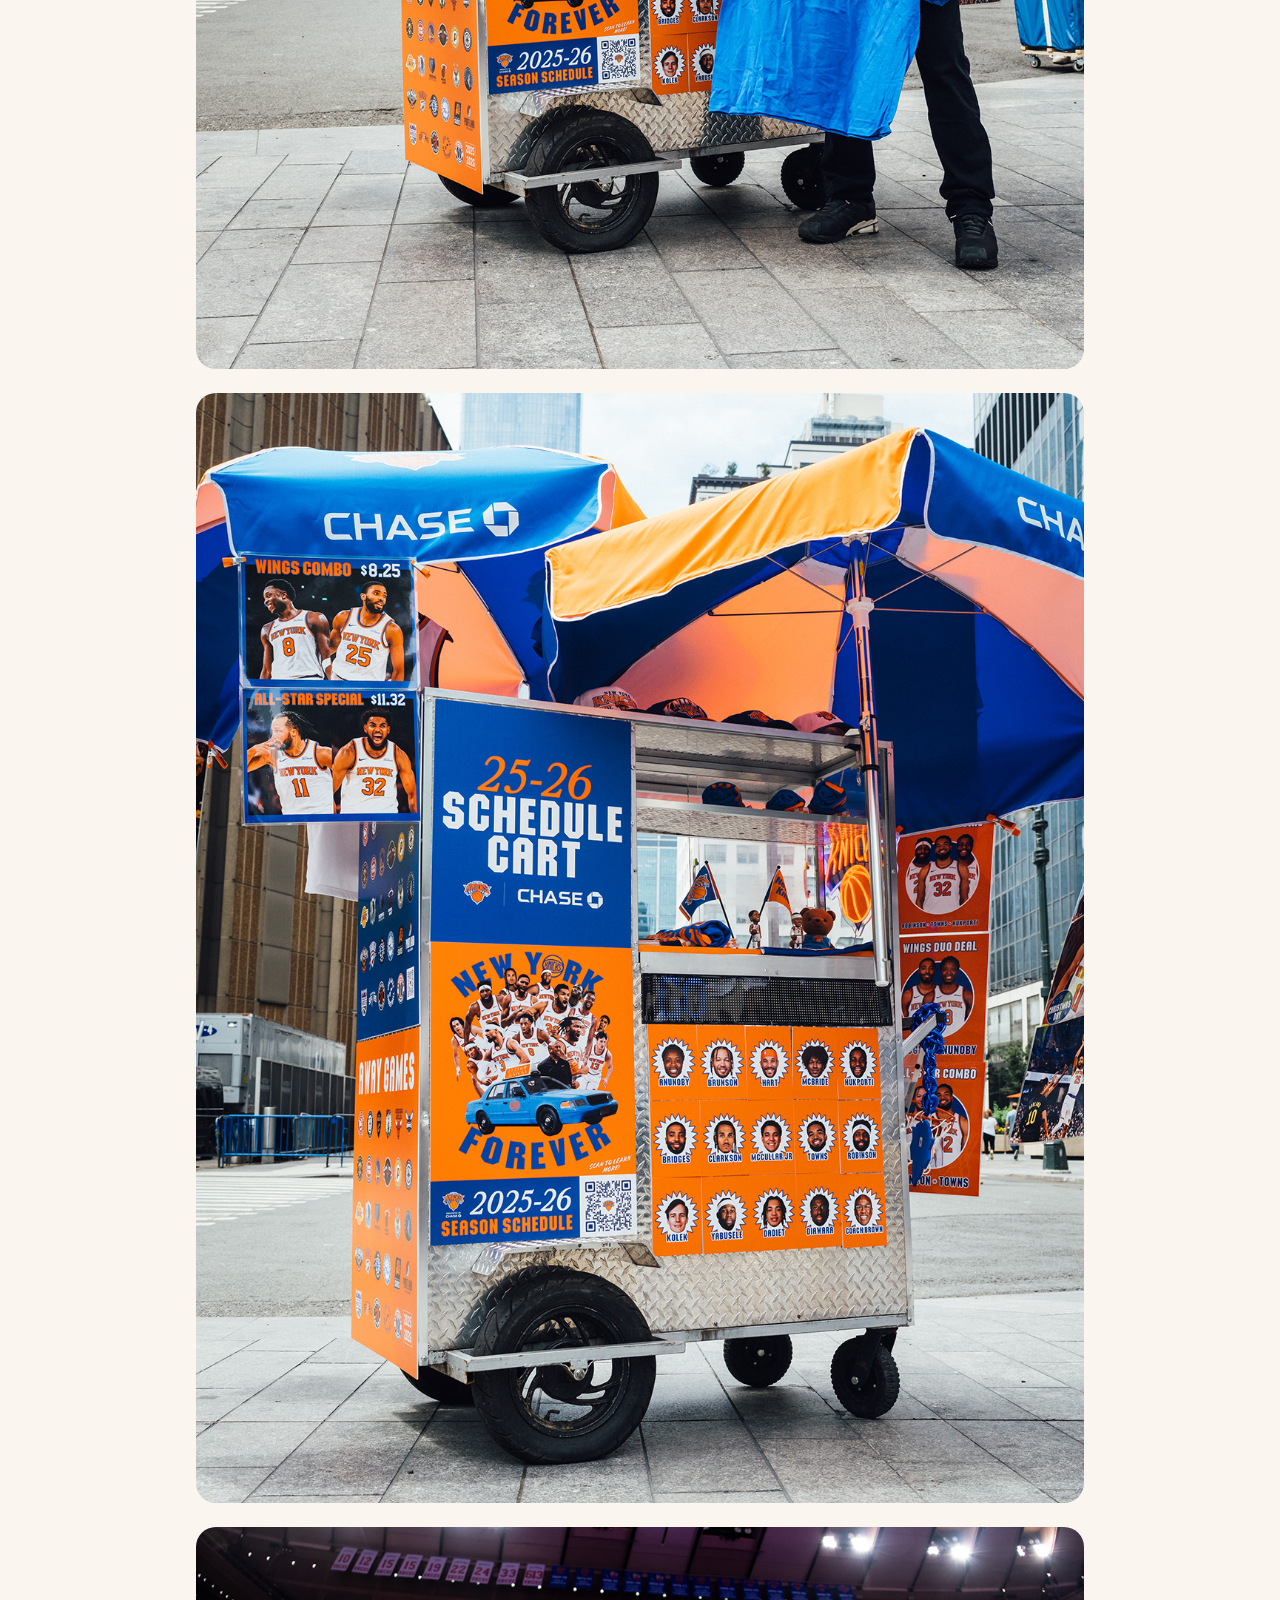
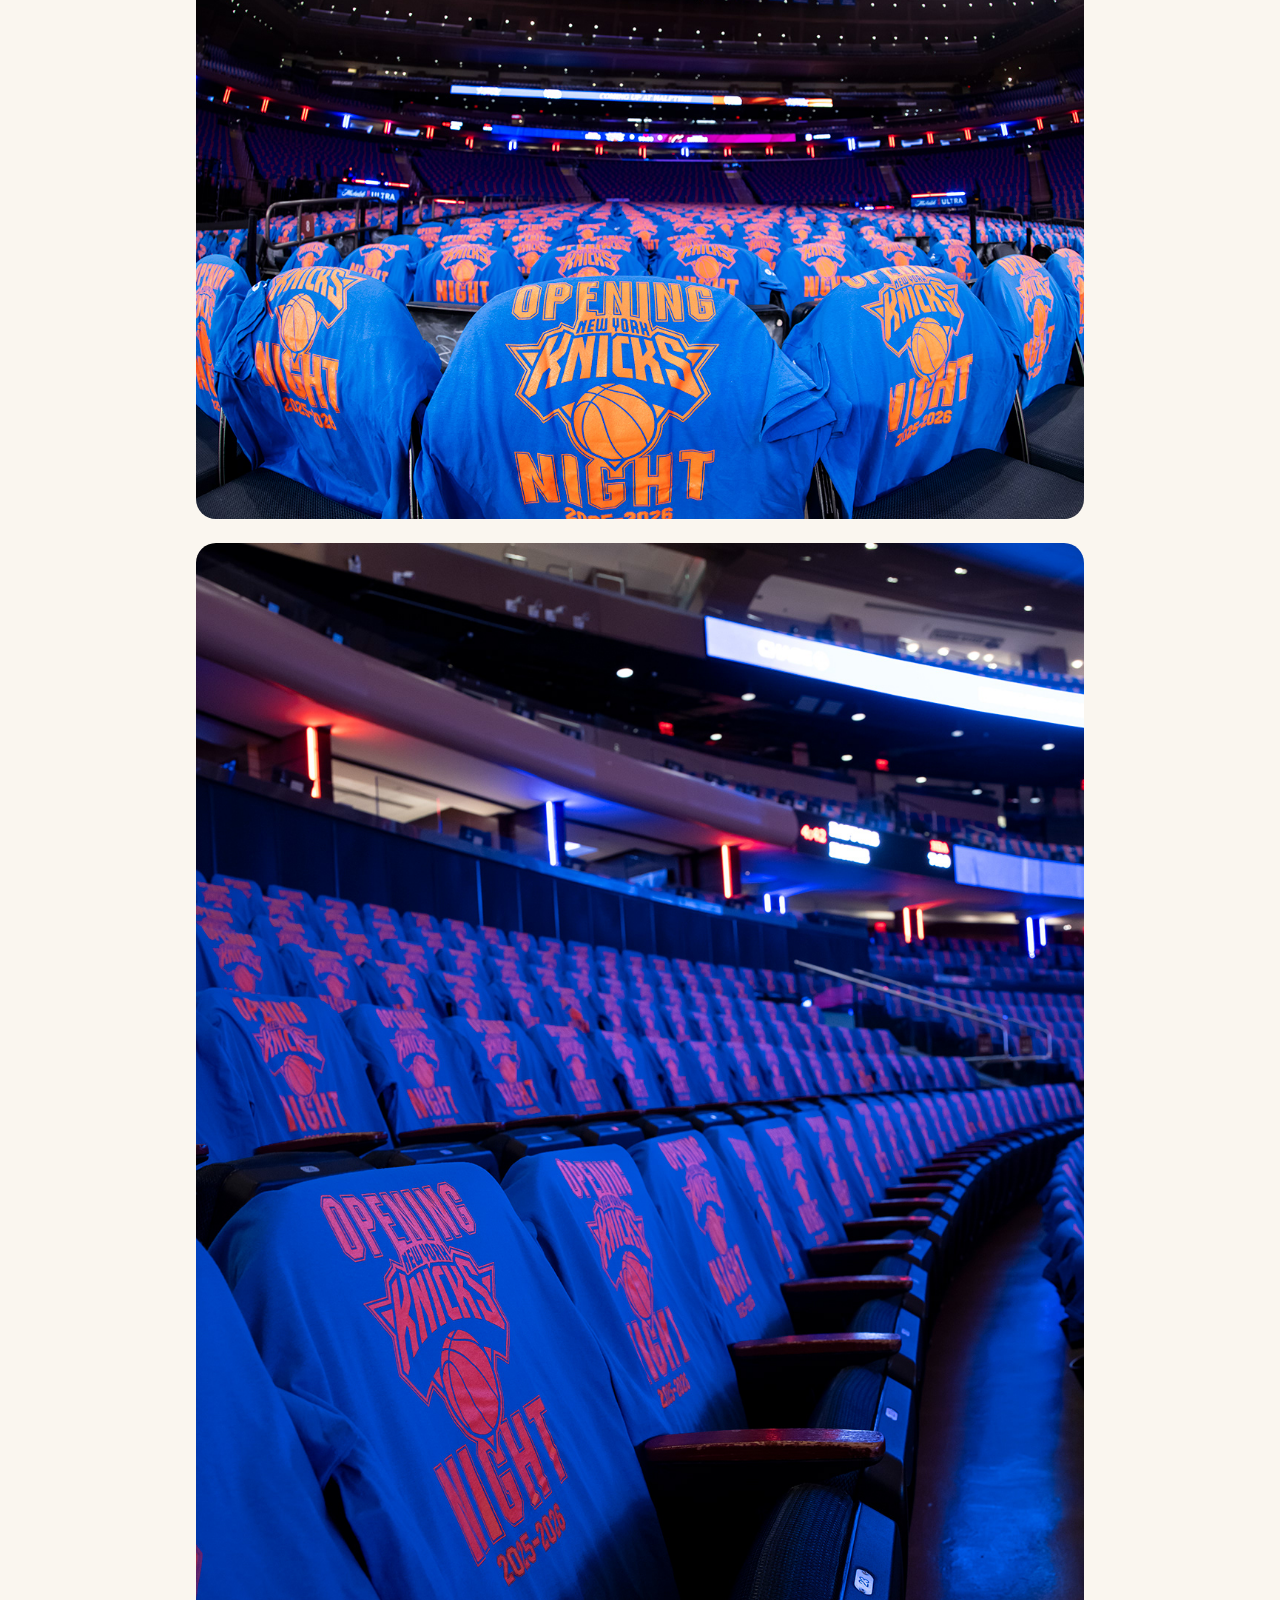
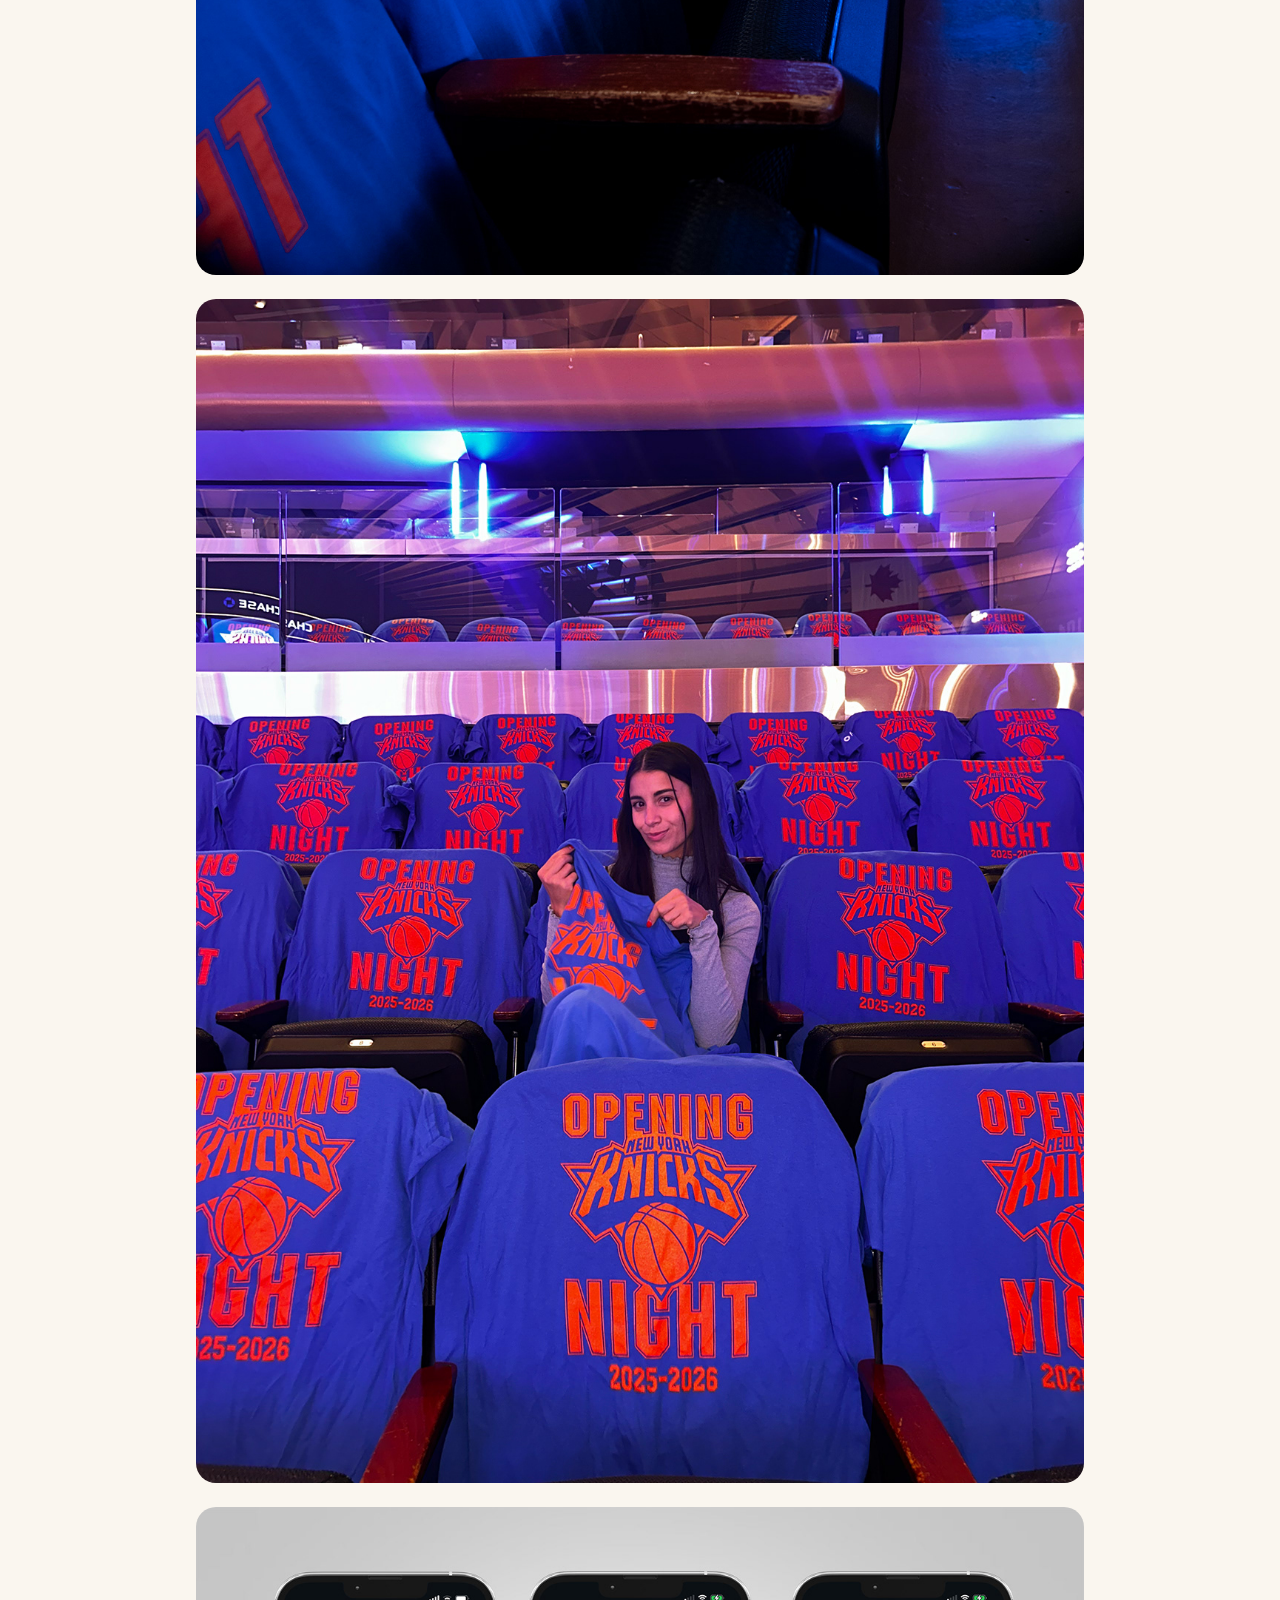
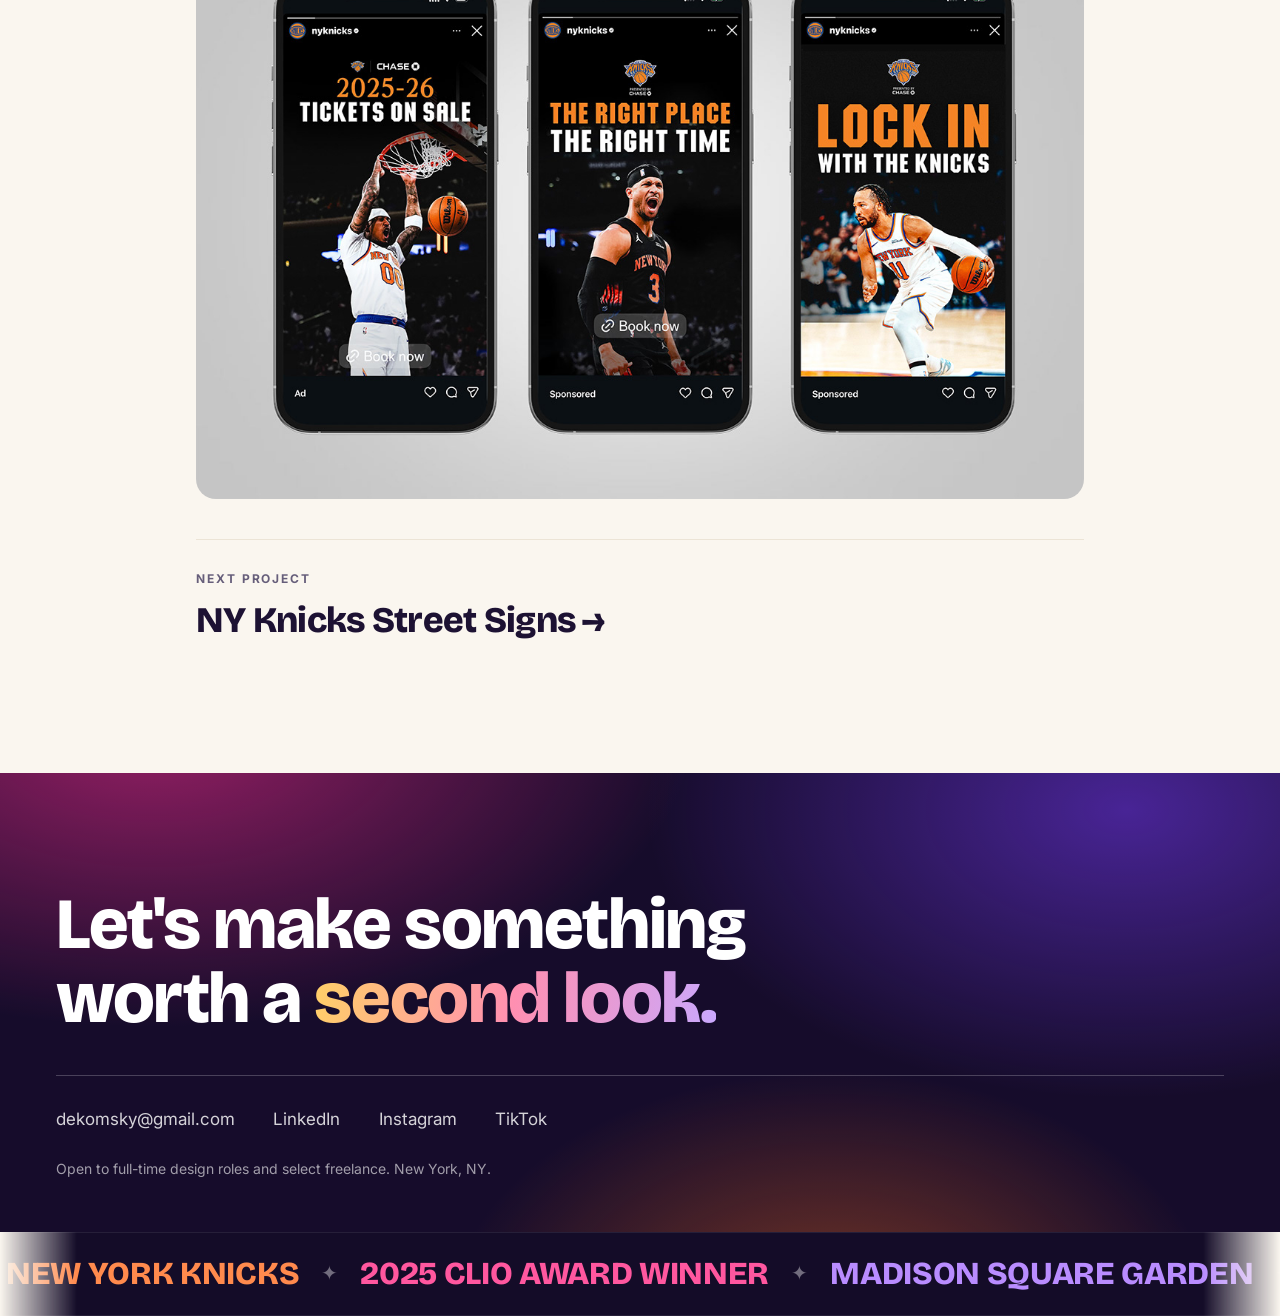
<file: work/new-york-knicks.html>
<!doctype html>
<html lang="en">
<head>
<meta charset="utf-8">
<meta name="viewport" content="width=device-width, initial-scale=1">
<meta name="robots" content="noindex, nofollow"><!-- preview only: remove before launching on danakomsky.com -->
<title>Knicks 2025–26 Season Branding · Dana Komsky</title>
<link rel="preconnect" href="https://fonts.googleapis.com"><link rel="preconnect" href="https://fonts.gstatic.com" crossorigin><link href="https://fonts.googleapis.com/css2?family=Bricolage+Grotesque:opsz,wght@12..96,500;12..96,700;12..96,800&family=Caveat:wght@600;700&family=Inter:wght@400;500;600&display=swap" rel="stylesheet">
<link rel="stylesheet" href="../style.css">
<script>try{if(localStorage.getItem('party')==='1')document.documentElement.classList.add('party');}catch(e){}</script>
</head>
<body>
<div class="lasers" aria-hidden="true"><i></i><i></i><i></i><i></i><i></i><i></i></div>
<div class="strobe" aria-hidden="true"></div>
<div class="disco-light" aria-hidden="true"></div>
<div class="disco" aria-hidden="true"><div class="disco-rope"><span class="disco-cord"></span><span class="disco-ball"><svg viewBox="0 0 120 142" xmlns="http://www.w3.org/2000/svg"><defs><clipPath id="cb"><circle cx="60" cy="70" r="52"/></clipPath><radialGradient id="dhl" cx="36%" cy="32%" r="55%"><stop offset="0%" stop-color="#fff" stop-opacity="0.95"/><stop offset="45%" stop-color="#fff" stop-opacity="0.12"/><stop offset="100%" stop-color="#fff" stop-opacity="0"/></radialGradient><radialGradient id="dsh" cx="40%" cy="36%" r="64%"><stop offset="52%" stop-color="#000" stop-opacity="0"/><stop offset="100%" stop-color="#070a12" stop-opacity="0.62"/></radialGradient></defs><rect x="59" y="8" width="2" height="13" fill="#c7d0db"/><circle cx="60" cy="10" r="4.5" fill="none" stroke="#cdd6e0" stroke-width="2"/><g clip-path="url(#cb)"><circle cx="60" cy="70" r="52" fill="#39414f"/><rect x="46.5" y="18.5" width="6.6" height="6.6" rx="0.5" fill="#d3dbe5"/><rect x="54.1" y="18.5" width="6.6" height="6.6" rx="0.5" fill="#c9d2dd"/><rect x="61.7" y="18.5" width="6.6" height="6.6" rx="0.5" fill="#d3dbe5"/><rect x="69.3" y="18.5" width="6.6" height="6.6" rx="0.5" fill="#dde5ee"/><rect x="31.3" y="26.1" width="6.6" height="6.6" rx="0.5" fill="#6f7b8d"/><rect x="38.9" y="26.1" width="6.6" height="6.6" rx="0.5" fill="#4f5969"/><rect x="46.5" y="26.1" width="6.6" height="6.6" rx="0.5" fill="#fbfdff"/><rect x="54.1" y="26.1" width="6.6" height="6.6" rx="0.5" fill="#e6ebf2"/><rect x="61.7" y="26.1" width="6.6" height="6.6" rx="0.5" fill="#dde5ee"/><rect x="69.3" y="26.1" width="6.6" height="6.6" rx="0.5" fill="#eef2f8"/><rect x="76.9" y="26.1" width="6.6" height="6.6" rx="0.5" fill="#5b6678"/><rect x="84.5" y="26.1" width="6.6" height="6.6" rx="0.5" fill="#fbfdff"/><rect x="23.7" y="33.7" width="6.6" height="6.6" rx="0.5" fill="#9ca7b6"/><rect x="31.3" y="33.7" width="6.6" height="6.6" rx="0.5" fill="#c9d2dd"/><rect x="38.9" y="33.7" width="6.6" height="6.6" rx="0.5" fill="#b3bdca"/><rect x="46.5" y="33.7" width="6.6" height="6.6" rx="0.5" fill="#eef2f8"/><rect x="54.1" y="33.7" width="6.6" height="6.6" rx="0.5" fill="#b3bdca"/><rect x="61.7" y="33.7" width="6.6" height="6.6" rx="0.5" fill="#eef2f8"/><rect x="69.3" y="33.7" width="6.6" height="6.6" rx="0.5" fill="#9ca7b6"/><rect x="76.9" y="33.7" width="6.6" height="6.6" rx="0.5" fill="#b3bdca"/><rect x="84.5" y="33.7" width="6.6" height="6.6" rx="0.5" fill="#ffffff"/><rect x="92.1" y="33.7" width="6.6" height="6.6" rx="0.5" fill="#eef2f8"/><rect x="16.1" y="41.3" width="6.6" height="6.6" rx="0.5" fill="#b3bdca"/><rect x="23.7" y="41.3" width="6.6" height="6.6" rx="0.5" fill="#fbfdff"/><rect x="31.3" y="41.3" width="6.6" height="6.6" rx="0.5" fill="#fbfdff"/><rect x="38.9" y="41.3" width="6.6" height="6.6" rx="0.5" fill="#fbfdff"/><rect x="46.5" y="41.3" width="6.6" height="6.6" rx="0.5" fill="#e6ebf2"/><rect x="54.1" y="41.3" width="6.6" height="6.6" rx="0.5" fill="#c9d2dd"/><rect x="61.7" y="41.3" width="6.6" height="6.6" rx="0.5" fill="#b3bdca"/><rect x="69.3" y="41.3" width="6.6" height="6.6" rx="0.5" fill="#b3bdca"/><rect x="76.9" y="41.3" width="6.6" height="6.6" rx="0.5" fill="#e6ebf2"/><rect x="84.5" y="41.3" width="6.6" height="6.6" rx="0.5" fill="#eef2f8"/><rect x="92.1" y="41.3" width="6.6" height="6.6" rx="0.5" fill="#4f5969"/><rect x="99.7" y="41.3" width="6.6" height="6.6" rx="0.5" fill="#5b6678"/><rect x="16.1" y="48.9" width="6.6" height="6.6" rx="0.5" fill="#d3dbe5"/><rect x="23.7" y="48.9" width="6.6" height="6.6" rx="0.5" fill="#c9d2dd"/><rect x="31.3" y="48.9" width="6.6" height="6.6" rx="0.5" fill="#c9d2dd"/><rect x="38.9" y="48.9" width="6.6" height="6.6" rx="0.5" fill="#dde5ee"/><rect x="46.5" y="48.9" width="6.6" height="6.6" rx="0.5" fill="#e6ebf2"/><rect x="54.1" y="48.9" width="6.6" height="6.6" rx="0.5" fill="#6f7b8d"/><rect x="61.7" y="48.9" width="6.6" height="6.6" rx="0.5" fill="#fbfdff"/><rect x="69.3" y="48.9" width="6.6" height="6.6" rx="0.5" fill="#b3bdca"/><rect x="76.9" y="48.9" width="6.6" height="6.6" rx="0.5" fill="#fbfdff"/><rect x="84.5" y="48.9" width="6.6" height="6.6" rx="0.5" fill="#e6ebf2"/><rect x="92.1" y="48.9" width="6.6" height="6.6" rx="0.5" fill="#eef2f8"/><rect x="99.7" y="48.9" width="6.6" height="6.6" rx="0.5" fill="#ffffff"/><rect x="8.5" y="56.5" width="6.6" height="6.6" rx="0.5" fill="#6f7b8d"/><rect x="16.1" y="56.5" width="6.6" height="6.6" rx="0.5" fill="#9ca7b6"/><rect x="23.7" y="56.5" width="6.6" height="6.6" rx="0.5" fill="#e6ebf2"/><rect x="31.3" y="56.5" width="6.6" height="6.6" rx="0.5" fill="#5b6678"/><rect x="38.9" y="56.5" width="6.6" height="6.6" rx="0.5" fill="#c9d2dd"/><rect x="46.5" y="56.5" width="6.6" height="6.6" rx="0.5" fill="#ffffff"/><rect x="54.1" y="56.5" width="6.6" height="6.6" rx="0.5" fill="#d3dbe5"/><rect x="61.7" y="56.5" width="6.6" height="6.6" rx="0.5" fill="#4f5969"/><rect x="69.3" y="56.5" width="6.6" height="6.6" rx="0.5" fill="#dde5ee"/><rect x="76.9" y="56.5" width="6.6" height="6.6" rx="0.5" fill="#dde5ee"/><rect x="84.5" y="56.5" width="6.6" height="6.6" rx="0.5" fill="#b3bdca"/><rect x="92.1" y="56.5" width="6.6" height="6.6" rx="0.5" fill="#c9d2dd"/><rect x="99.7" y="56.5" width="6.6" height="6.6" rx="0.5" fill="#dde5ee"/><rect x="8.5" y="64.1" width="6.6" height="6.6" rx="0.5" fill="#c9d2dd"/><rect x="16.1" y="64.1" width="6.6" height="6.6" rx="0.5" fill="#e6ebf2"/><rect x="23.7" y="64.1" width="6.6" height="6.6" rx="0.5" fill="#eef2f8"/><rect x="31.3" y="64.1" width="6.6" height="6.6" rx="0.5" fill="#eef2f8"/><rect x="38.9" y="64.1" width="6.6" height="6.6" rx="0.5" fill="#4f5969"/><rect x="46.5" y="64.1" width="6.6" height="6.6" rx="0.5" fill="#c9d2dd"/><rect x="54.1" y="64.1" width="6.6" height="6.6" rx="0.5" fill="#e6ebf2"/><rect x="61.7" y="64.1" width="6.6" height="6.6" rx="0.5" fill="#d3dbe5"/><rect x="69.3" y="64.1" width="6.6" height="6.6" rx="0.5" fill="#dde5ee"/><rect x="76.9" y="64.1" width="6.6" height="6.6" rx="0.5" fill="#eef2f8"/><rect x="84.5" y="64.1" width="6.6" height="6.6" rx="0.5" fill="#6f7b8d"/><rect x="92.1" y="64.1" width="6.6" height="6.6" rx="0.5" fill="#eef2f8"/><rect x="99.7" y="64.1" width="6.6" height="6.6" rx="0.5" fill="#c9d2dd"/><rect x="107.3" y="64.1" width="6.6" height="6.6" rx="0.5" fill="#eef2f8"/><rect x="8.5" y="71.7" width="6.6" height="6.6" rx="0.5" fill="#d3dbe5"/><rect x="16.1" y="71.7" width="6.6" height="6.6" rx="0.5" fill="#fbfdff"/><rect x="23.7" y="71.7" width="6.6" height="6.6" rx="0.5" fill="#9ca7b6"/><rect x="31.3" y="71.7" width="6.6" height="6.6" rx="0.5" fill="#dde5ee"/><rect x="38.9" y="71.7" width="6.6" height="6.6" rx="0.5" fill="#5b6678"/><rect x="46.5" y="71.7" width="6.6" height="6.6" rx="0.5" fill="#9ca7b6"/><rect x="54.1" y="71.7" width="6.6" height="6.6" rx="0.5" fill="#dde5ee"/><rect x="61.7" y="71.7" width="6.6" height="6.6" rx="0.5" fill="#fbfdff"/><rect x="69.3" y="71.7" width="6.6" height="6.6" rx="0.5" fill="#9ca7b6"/><rect x="76.9" y="71.7" width="6.6" height="6.6" rx="0.5" fill="#fbfdff"/><rect x="84.5" y="71.7" width="6.6" height="6.6" rx="0.5" fill="#ffffff"/><rect x="92.1" y="71.7" width="6.6" height="6.6" rx="0.5" fill="#d3dbe5"/><rect x="99.7" y="71.7" width="6.6" height="6.6" rx="0.5" fill="#6f7b8d"/><rect x="107.3" y="71.7" width="6.6" height="6.6" rx="0.5" fill="#eef2f8"/><rect x="8.5" y="79.3" width="6.6" height="6.6" rx="0.5" fill="#4f5969"/><rect x="16.1" y="79.3" width="6.6" height="6.6" rx="0.5" fill="#fbfdff"/><rect x="23.7" y="79.3" width="6.6" height="6.6" rx="0.5" fill="#dde5ee"/><rect x="31.3" y="79.3" width="6.6" height="6.6" rx="0.5" fill="#9ca7b6"/><rect x="38.9" y="79.3" width="6.6" height="6.6" rx="0.5" fill="#d3dbe5"/><rect x="46.5" y="79.3" width="6.6" height="6.6" rx="0.5" fill="#e6ebf2"/><rect x="54.1" y="79.3" width="6.6" height="6.6" rx="0.5" fill="#fbfdff"/><rect x="61.7" y="79.3" width="6.6" height="6.6" rx="0.5" fill="#fbfdff"/><rect x="69.3" y="79.3" width="6.6" height="6.6" rx="0.5" fill="#e6ebf2"/><rect x="76.9" y="79.3" width="6.6" height="6.6" rx="0.5" fill="#fbfdff"/><rect x="84.5" y="79.3" width="6.6" height="6.6" rx="0.5" fill="#eef2f8"/><rect x="92.1" y="79.3" width="6.6" height="6.6" rx="0.5" fill="#5b6678"/><rect x="99.7" y="79.3" width="6.6" height="6.6" rx="0.5" fill="#e6ebf2"/><rect x="16.1" y="86.9" width="6.6" height="6.6" rx="0.5" fill="#e6ebf2"/><rect x="23.7" y="86.9" width="6.6" height="6.6" rx="0.5" fill="#d3dbe5"/><rect x="31.3" y="86.9" width="6.6" height="6.6" rx="0.5" fill="#eef2f8"/><rect x="38.9" y="86.9" width="6.6" height="6.6" rx="0.5" fill="#fbfdff"/><rect x="46.5" y="86.9" width="6.6" height="6.6" rx="0.5" fill="#eef2f8"/><rect x="54.1" y="86.9" width="6.6" height="6.6" rx="0.5" fill="#c9d2dd"/><rect x="61.7" y="86.9" width="6.6" height="6.6" rx="0.5" fill="#eef2f8"/><rect x="69.3" y="86.9" width="6.6" height="6.6" rx="0.5" fill="#d3dbe5"/><rect x="76.9" y="86.9" width="6.6" height="6.6" rx="0.5" fill="#fbfdff"/><rect x="84.5" y="86.9" width="6.6" height="6.6" rx="0.5" fill="#dde5ee"/><rect x="92.1" y="86.9" width="6.6" height="6.6" rx="0.5" fill="#c9d2dd"/><rect x="99.7" y="86.9" width="6.6" height="6.6" rx="0.5" fill="#9ca7b6"/><rect x="16.1" y="94.5" width="6.6" height="6.6" rx="0.5" fill="#d3dbe5"/><rect x="23.7" y="94.5" width="6.6" height="6.6" rx="0.5" fill="#c9d2dd"/><rect x="31.3" y="94.5" width="6.6" height="6.6" rx="0.5" fill="#b3bdca"/><rect x="38.9" y="94.5" width="6.6" height="6.6" rx="0.5" fill="#e6ebf2"/><rect x="46.5" y="94.5" width="6.6" height="6.6" rx="0.5" fill="#c9d2dd"/><rect x="54.1" y="94.5" width="6.6" height="6.6" rx="0.5" fill="#e6ebf2"/><rect x="61.7" y="94.5" width="6.6" height="6.6" rx="0.5" fill="#9ca7b6"/><rect x="69.3" y="94.5" width="6.6" height="6.6" rx="0.5" fill="#dde5ee"/><rect x="76.9" y="94.5" width="6.6" height="6.6" rx="0.5" fill="#fbfdff"/><rect x="84.5" y="94.5" width="6.6" height="6.6" rx="0.5" fill="#b3bdca"/><rect x="92.1" y="94.5" width="6.6" height="6.6" rx="0.5" fill="#eef2f8"/><rect x="99.7" y="94.5" width="6.6" height="6.6" rx="0.5" fill="#b3bdca"/><rect x="23.7" y="102.1" width="6.6" height="6.6" rx="0.5" fill="#e6ebf2"/><rect x="31.3" y="102.1" width="6.6" height="6.6" rx="0.5" fill="#d3dbe5"/><rect x="38.9" y="102.1" width="6.6" height="6.6" rx="0.5" fill="#d3dbe5"/><rect x="46.5" y="102.1" width="6.6" height="6.6" rx="0.5" fill="#fbfdff"/><rect x="54.1" y="102.1" width="6.6" height="6.6" rx="0.5" fill="#fbfdff"/><rect x="61.7" y="102.1" width="6.6" height="6.6" rx="0.5" fill="#b3bdca"/><rect x="69.3" y="102.1" width="6.6" height="6.6" rx="0.5" fill="#b3bdca"/><rect x="76.9" y="102.1" width="6.6" height="6.6" rx="0.5" fill="#fbfdff"/><rect x="84.5" y="102.1" width="6.6" height="6.6" rx="0.5" fill="#e6ebf2"/><rect x="92.1" y="102.1" width="6.6" height="6.6" rx="0.5" fill="#fbfdff"/><rect x="31.3" y="109.7" width="6.6" height="6.6" rx="0.5" fill="#b3bdca"/><rect x="38.9" y="109.7" width="6.6" height="6.6" rx="0.5" fill="#dde5ee"/><rect x="46.5" y="109.7" width="6.6" height="6.6" rx="0.5" fill="#eef2f8"/><rect x="54.1" y="109.7" width="6.6" height="6.6" rx="0.5" fill="#9ca7b6"/><rect x="61.7" y="109.7" width="6.6" height="6.6" rx="0.5" fill="#c9d2dd"/><rect x="69.3" y="109.7" width="6.6" height="6.6" rx="0.5" fill="#d3dbe5"/><rect x="76.9" y="109.7" width="6.6" height="6.6" rx="0.5" fill="#fbfdff"/><rect x="84.5" y="109.7" width="6.6" height="6.6" rx="0.5" fill="#fbfdff"/><rect x="54.1" y="117.3" width="6.6" height="6.6" rx="0.5" fill="#b3bdca"/><rect x="61.7" y="117.3" width="6.6" height="6.6" rx="0.5" fill="#dde5ee"/><circle cx="60" cy="70" r="52" fill="url(#dsh)"/><ellipse cx="45" cy="53" rx="30" ry="26" fill="url(#dhl)"/></g></svg></span></div></div>
<svg class="defs" width="0" height="0" aria-hidden="true"><defs><filter id="goo"><feGaussianBlur in="SourceGraphic" stdDeviation="18" result="b"/><feColorMatrix in="b" type="matrix" values="1 0 0 0 0  0 1 0 0 0  0 0 1 0 0  0 0 0 16 -7" result="g"/><feBlend in="SourceGraphic" in2="g"/></filter></defs></svg>
<div class="colorbar"></div>
<header class="nav">
  <a class="brand" href="../index.html">Dana Komsky</a>
  <nav>
    <a href="../index.html#work">Work</a>
    <a href="../about.html">About</a>
    <a href="https://www.instagram.com/colorintheworld/" target="_blank" rel="noopener">Art</a>
    <a href="../dana-komsky-resume.pdf" target="_blank" rel="noopener">Résumé</a>
    <button class="party-toggle" type="button" aria-pressed="false">🪩 Party Mode</button>
    <a class="nav-cta" href="mailto:dekomsky@gmail.com">Contact</a>
  </nav>
</header>
<div class="party-wrap">
<article class="project" style="--accent:#F36A1D">
  <div class="proj-head">
    <a class="back" href="../index.html#work">&larr; All work</a>
    <span class="proj-tag" data-reveal>Brand identity</span>
    <h1 data-reveal>Knicks 2025–26 Season Branding</h1>
    <p class="proj-client" data-reveal>New York Knicks / MSG</p>
  </div>
  <div class="proj-brief" data-reveal>
    <div class="brief-row"><span class="brief-k">Role</span><span class="brief-v">Brand Designer, New York Knicks (Madison Square Garden)</span></div>
    <div class="brief-row"><span class="brief-k">The brief</span><span class="brief-v">Build the look that carries the Knicks' 2025–26 season across the city, from the arena to the sidewalk.</span></div>
    <div class="brief-row"><span class="brief-k">What I did</span><span class="brief-v">Designed the season's “New York Forever” brand system and extended it onto real-world touchpoints like the Chase schedule cart, totes, and game collateral so the identity lived where fans actually are.</span></div>
    <div class="brief-row"><span class="brief-k">Outcome</span><span class="brief-v">Part of the 2025–26 Knicks brand system I lead across social, OOH, digital, packaging, and in-arena.</span></div>
  </div>
  <div class="proj-gallery">
    <img loading="lazy" data-reveal src="../images/new-york-knicks/01.jpg" alt="Knicks 2025–26 Season Branding">
    <img loading="lazy" data-reveal src="../images/new-york-knicks/02.jpg" alt="Knicks 2025–26 Season Branding">
    <img loading="lazy" data-reveal src="../images/new-york-knicks/03.jpg" alt="Knicks 2025–26 Season Branding">
    <img loading="lazy" data-reveal src="../images/new-york-knicks/04.jpg" alt="Knicks 2025–26 Season Branding">
    <img loading="lazy" data-reveal src="../images/new-york-knicks/05.jpg" alt="Knicks 2025–26 Season Branding">
    <img loading="lazy" data-reveal src="../images/new-york-knicks/06.jpg" alt="Knicks 2025–26 Season Branding">
  </div>
  <a class="next-proj" href="copy-of-new-york-knicks-2024-25-season-branding.html" style="--accent:#1E50FF">
    <span class="next-label">Next project</span>
    <span class="next-title">NY Knicks Street Signs <span class="arr">&rarr;</span></span>
  </a>
</article>

<footer class="footer" id="contact">
  <div class="footer-big" data-reveal>Let's make something<br>worth a <span class="hl">second look.</span></div>
  <div class="footer-links" data-reveal>
    <a href="mailto:dekomsky@gmail.com">dekomsky@gmail.com</a>
    <a href="https://www.linkedin.com/in/dana-komsky/" target="_blank" rel="noopener">LinkedIn</a>
    <a href="https://www.instagram.com/colorintheworld/" target="_blank" rel="noopener">Instagram</a>
    <a href="https://www.tiktok.com/@colorintheworld" target="_blank" rel="noopener">TikTok</a>
  </div>
  <div class="footer-fine">Open to full-time design roles and select freelance. New York, NY.</div>
</footer>
<div class="ticker"><div class="ticker-track"><span class="tick">New York Knicks</span><i class="sep">✦</i><span class="tick">2025 Clio Award Winner</span><i class="sep">✦</i><span class="tick">Madison Square Garden</span><i class="sep">✦</i><span class="tick">Discover® Student Card</span><i class="sep">✦</i><span class="tick">80K+ Followers</span><i class="sep">✦</i><span class="tick">≈75M Consumers Reached</span><i class="sep">✦</i><span class="tick">New York Rangers</span><i class="sep">✦</i><span class="tick">BFA · Summa Cum Laude</span><i class="sep">✦</i><span class="tick">@colorintheworld</span><i class="sep">✦</i><span class="tick">New York Knicks</span><i class="sep">✦</i><span class="tick">2025 Clio Award Winner</span><i class="sep">✦</i><span class="tick">Madison Square Garden</span><i class="sep">✦</i><span class="tick">Discover® Student Card</span><i class="sep">✦</i><span class="tick">80K+ Followers</span><i class="sep">✦</i><span class="tick">≈75M Consumers Reached</span><i class="sep">✦</i><span class="tick">New York Rangers</span><i class="sep">✦</i><span class="tick">BFA · Summa Cum Laude</span><i class="sep">✦</i><span class="tick">@colorintheworld</span><i class="sep">✦</i></div></div>
</div>

<script>
(function(){
  var reduce = window.matchMedia('(prefers-reduced-motion: reduce)').matches;
  // Scroll reveal
  if (!reduce) {
    var io = new IntersectionObserver(function(es){
      es.forEach(function(e){ if(e.isIntersecting){ e.target.classList.add('in'); io.unobserve(e.target); } });
    }, {threshold: .12, rootMargin: '0px 0px -40px 0px'});
    document.querySelectorAll('[data-reveal]').forEach(function(el){ io.observe(el); });
  } else {
    document.querySelectorAll('[data-reveal]').forEach(function(el){ el.classList.add('in'); });
  }
  // Squiggle: draw the stroke in proportion to scroll position
  var sq = document.querySelector('.squiggle path');
  if (sq) {
    var LEN = 380;
    if (reduce) {
      sq.style.strokeDashoffset = 0;
    } else {
      var queued = false;
      var drawSquiggle = function(){
        queued = false;
        // draws over the first ~320px of scroll: undrawn at top, full once scrolled past
        var sy = window.pageYOffset || document.documentElement.scrollTop || 0;
        var p = Math.max(0, Math.min(1, sy / 320));
        sq.style.strokeDashoffset = String(LEN * (1 - p));
      };
      var onScroll = function(){ if (!queued) { queued = true; requestAnimationFrame(drawSquiggle); } };
      window.addEventListener('scroll', onScroll, {passive:true});
      window.addEventListener('resize', onScroll);
      drawSquiggle();
    }
  }
  // Party mode: toggle + persistence across pages
  var setParty = function(on){
    document.documentElement.classList.toggle('party', on);
    try { localStorage.setItem('party', on ? '1' : '0'); } catch(e){}
    document.querySelectorAll('.party-toggle').forEach(function(b){
      b.setAttribute('aria-pressed', on ? 'true' : 'false');
      b.classList.toggle('on', on);
      b.textContent = on ? '🪩 Party Mode: on' : '🪩 Party Mode';
    });
  };
  setParty(document.documentElement.classList.contains('party'));
  document.querySelectorAll('.party-toggle').forEach(function(b){
    b.addEventListener('click', function(){
      setParty(!document.documentElement.classList.contains('party'));
    });
  });

  // Project carousel arrows
  document.querySelectorAll('.carousel').forEach(function(c){
    var track = c.querySelector('.car-track');
    if (!track) return;
    var step = function(){ return Math.min(track.clientWidth * 0.8, 384); };
    var prev = c.querySelector('.prev'), next = c.querySelector('.next');
    if (prev) prev.addEventListener('click', function(){ track.scrollBy({left: -step(), behavior: 'smooth'}); });
    if (next) next.addEventListener('click', function(){ track.scrollBy({left: step(), behavior: 'smooth'}); });
  });

  // Color-dot cursor (desktop, fine pointer only)
  if (window.matchMedia('(hover:hover) and (pointer:fine)').matches) {
    var dot = document.createElement('div');
    dot.className = 'cursor-dot';
    document.body.appendChild(dot);
    document.documentElement.classList.add('cursor-on');
    var x = innerWidth/2, y = innerHeight/2, cx = x, cy = y;
    var ease = reduce ? 1 : 0.2;
    addEventListener('mousemove', function(e){ x = e.clientX; y = e.clientY; });
    (function loop(){
      cx += (x - cx) * ease; cy += (y - cy) * ease;
      dot.style.transform = 'translate(' + cx + 'px,' + cy + 'px)';
      requestAnimationFrame(loop);
    })();
    var grow = function(){ dot.classList.add('grow'); };
    var shrink = function(){ dot.classList.remove('grow'); };
    document.querySelectorAll('a, button, .card, .feat-card, .next-proj').forEach(function(el){
      el.addEventListener('mouseenter', grow);
      el.addEventListener('mouseleave', shrink);
    });
    // Rainbow cursor trail — party mode only
    var lastTrail = 0;
    window.addEventListener('mousemove', function(e){
      if (!document.documentElement.classList.contains('party')) return;
      var now = Date.now();
      if (now - lastTrail < 45) return;
      lastTrail = now;
      var t = document.createElement('div');
      t.className = 'trail';
      t.style.left = e.clientX + 'px';
      t.style.top = e.clientY + 'px';
      t.style.background = 'hsl(' + (now / 6 % 360) + ',95%,60%)';
      document.body.appendChild(t);
      setTimeout(function(){ t.remove(); }, 650);
    }, {passive:true});
  }
})();
</script>
</body></html>
</file>
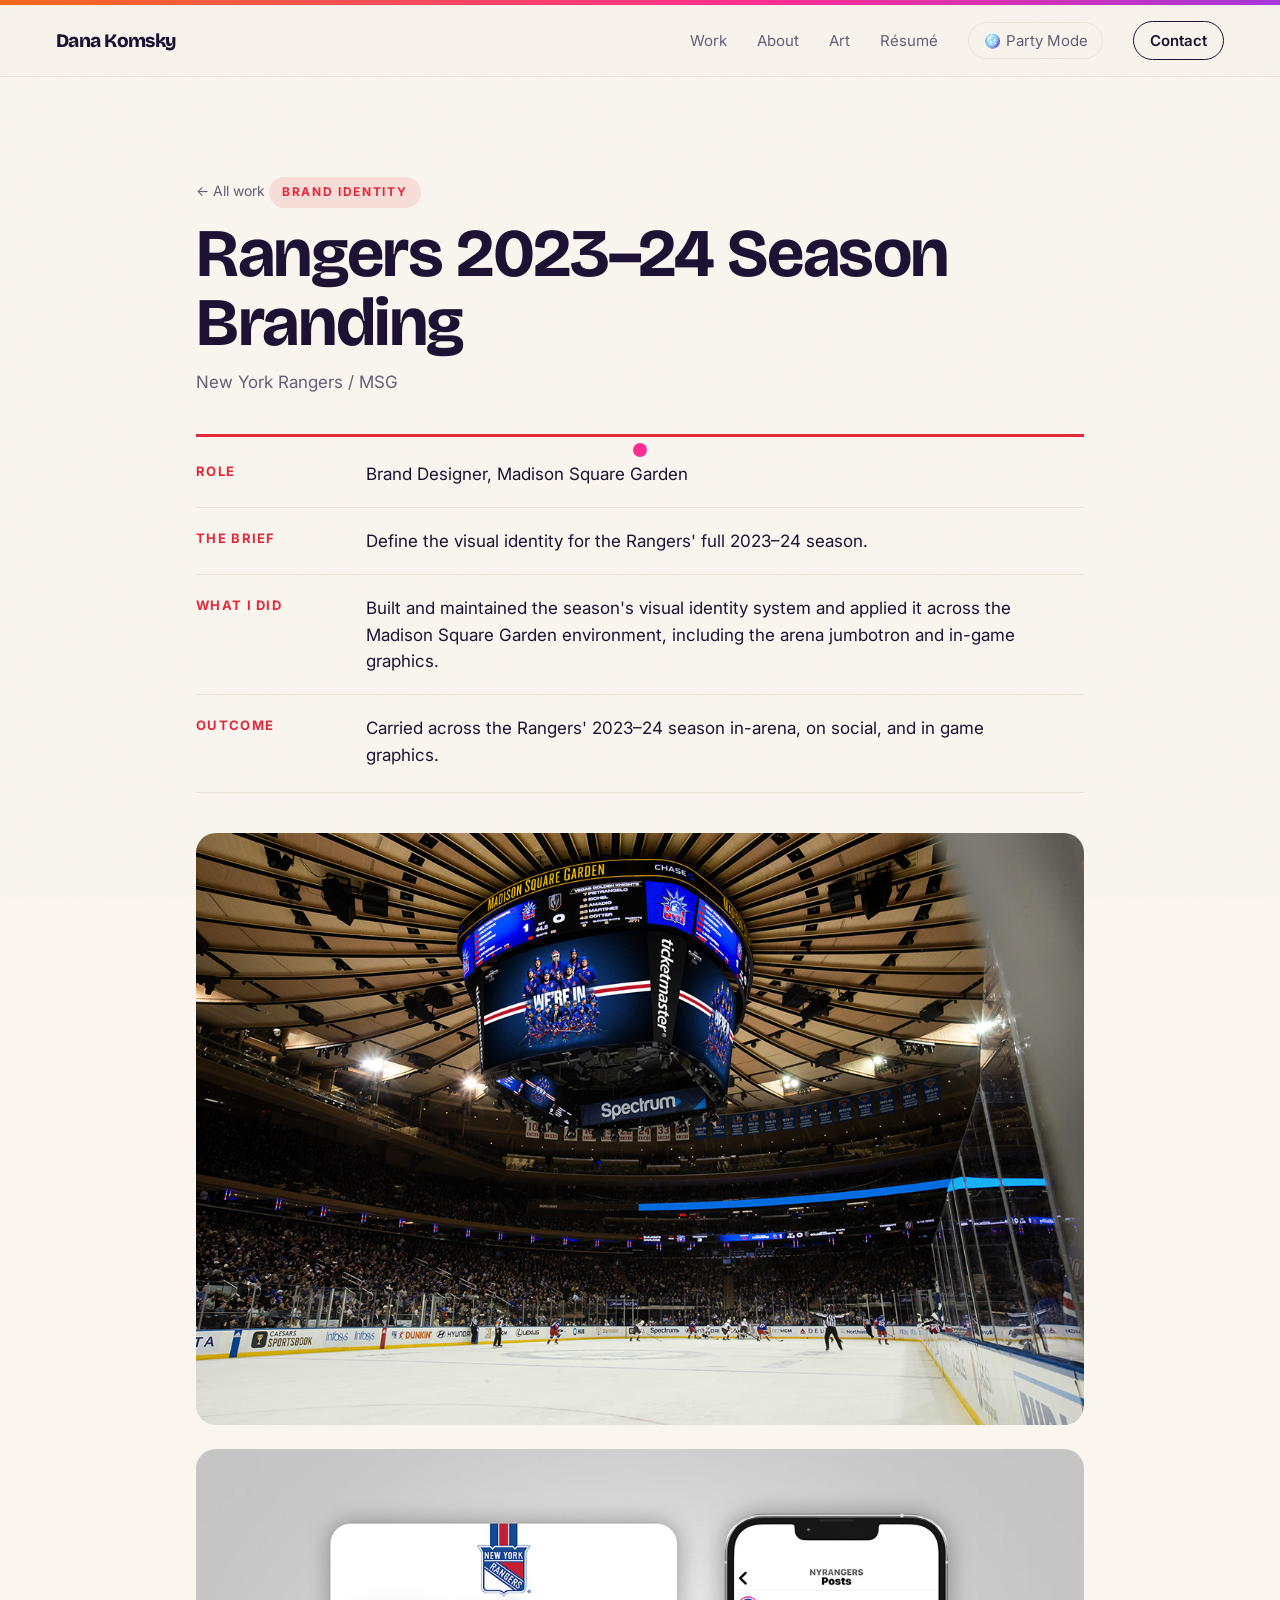
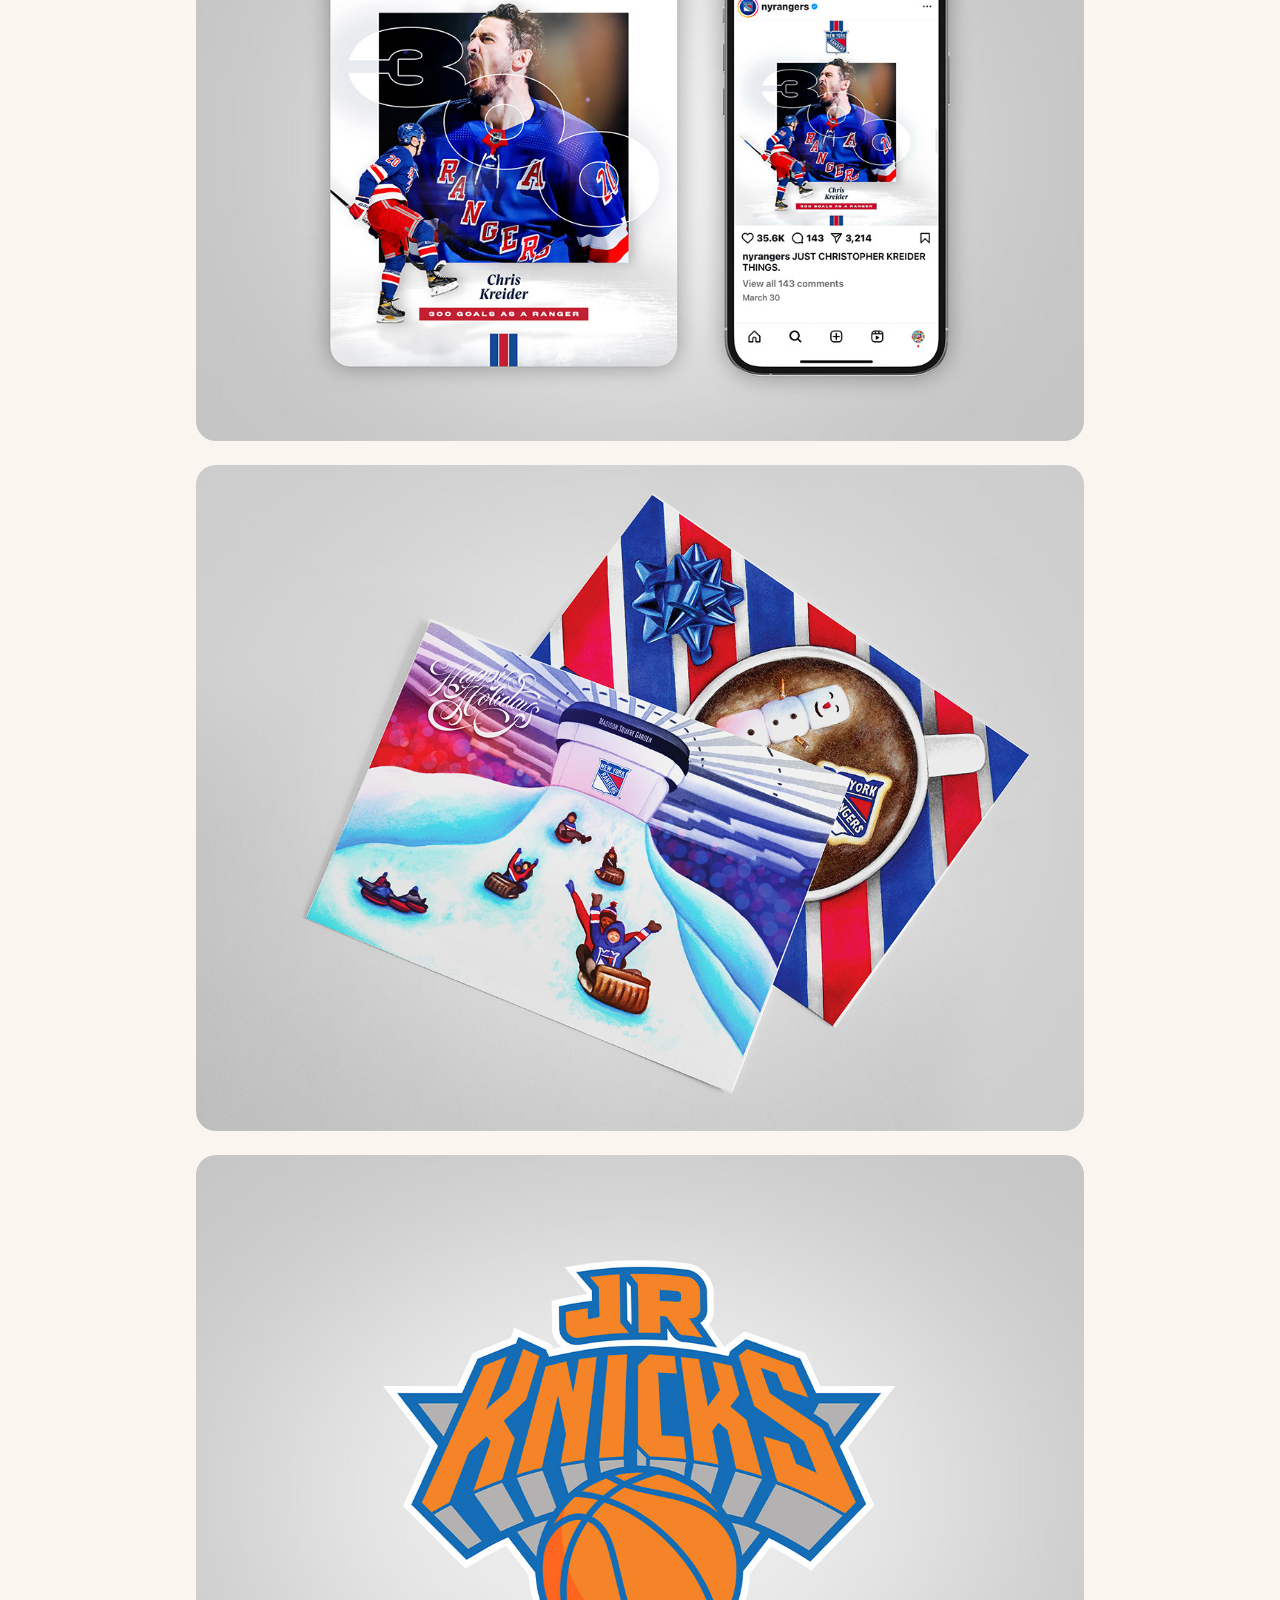
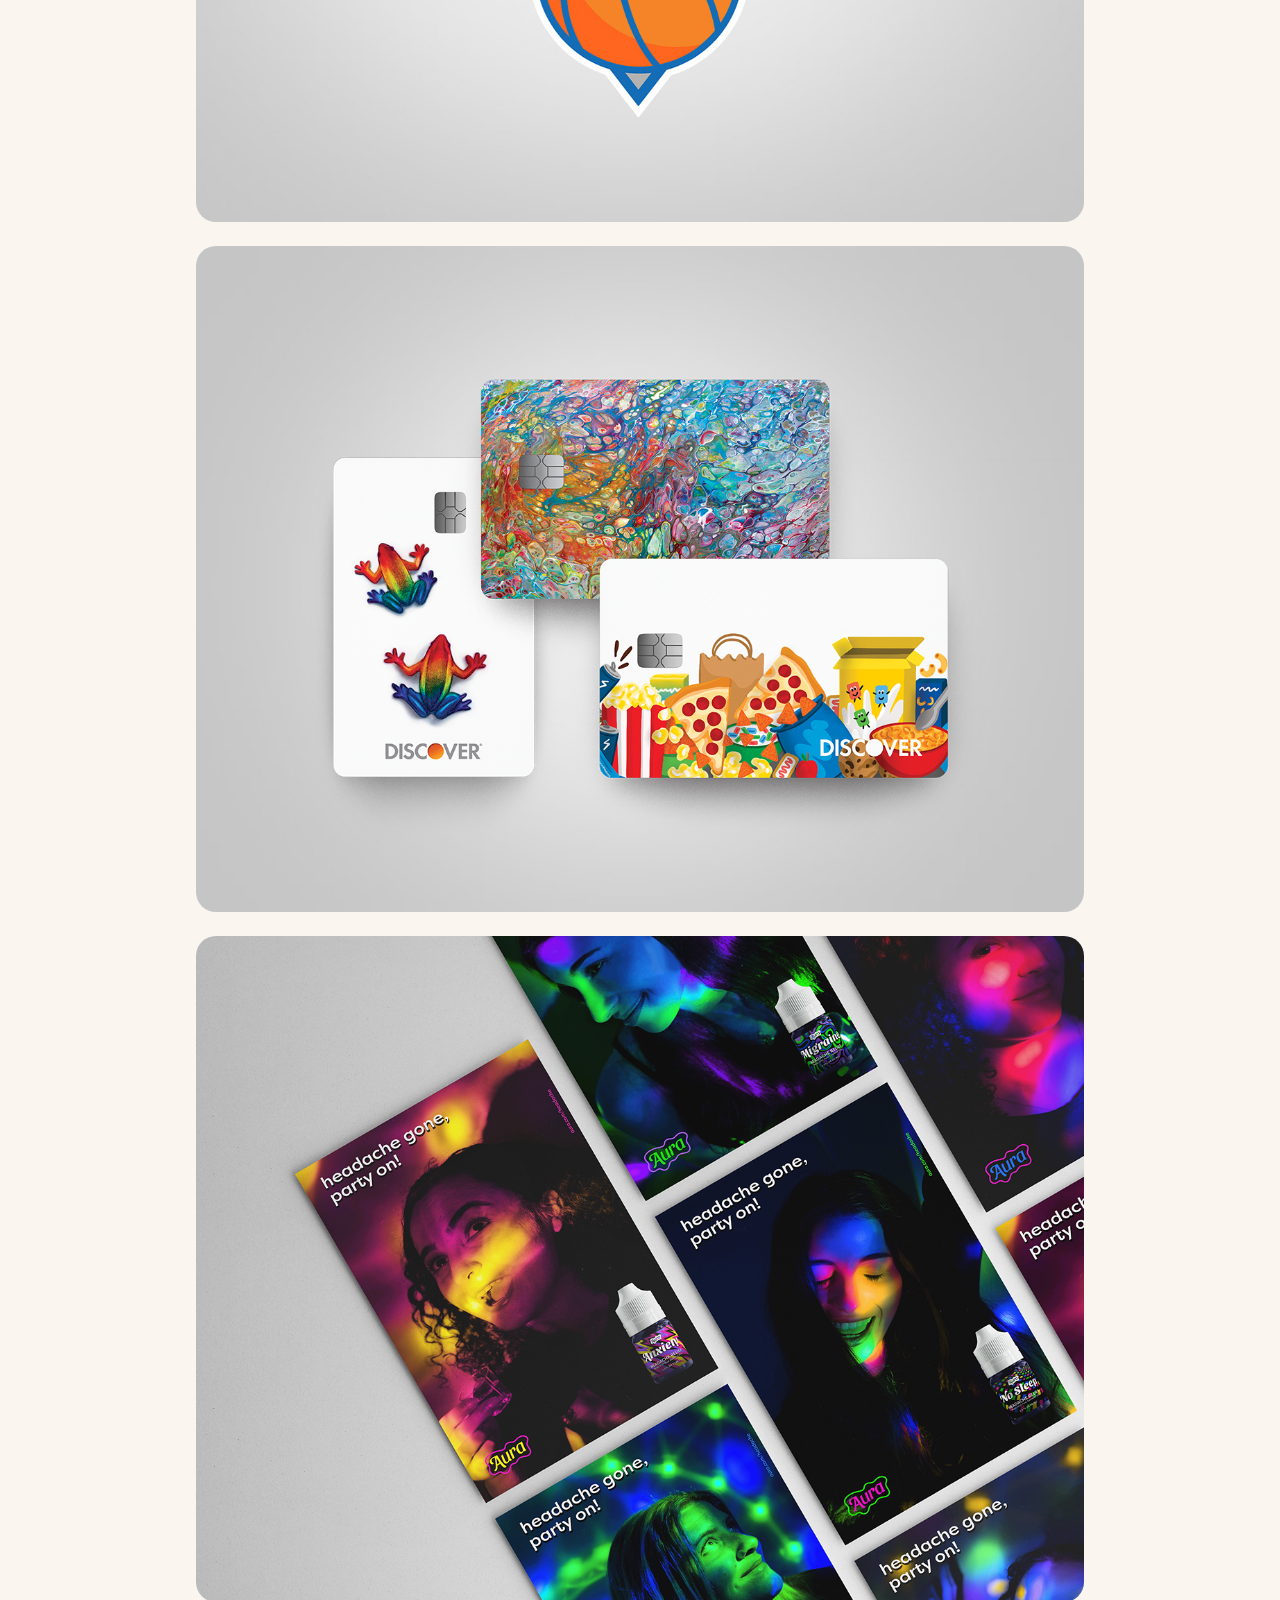
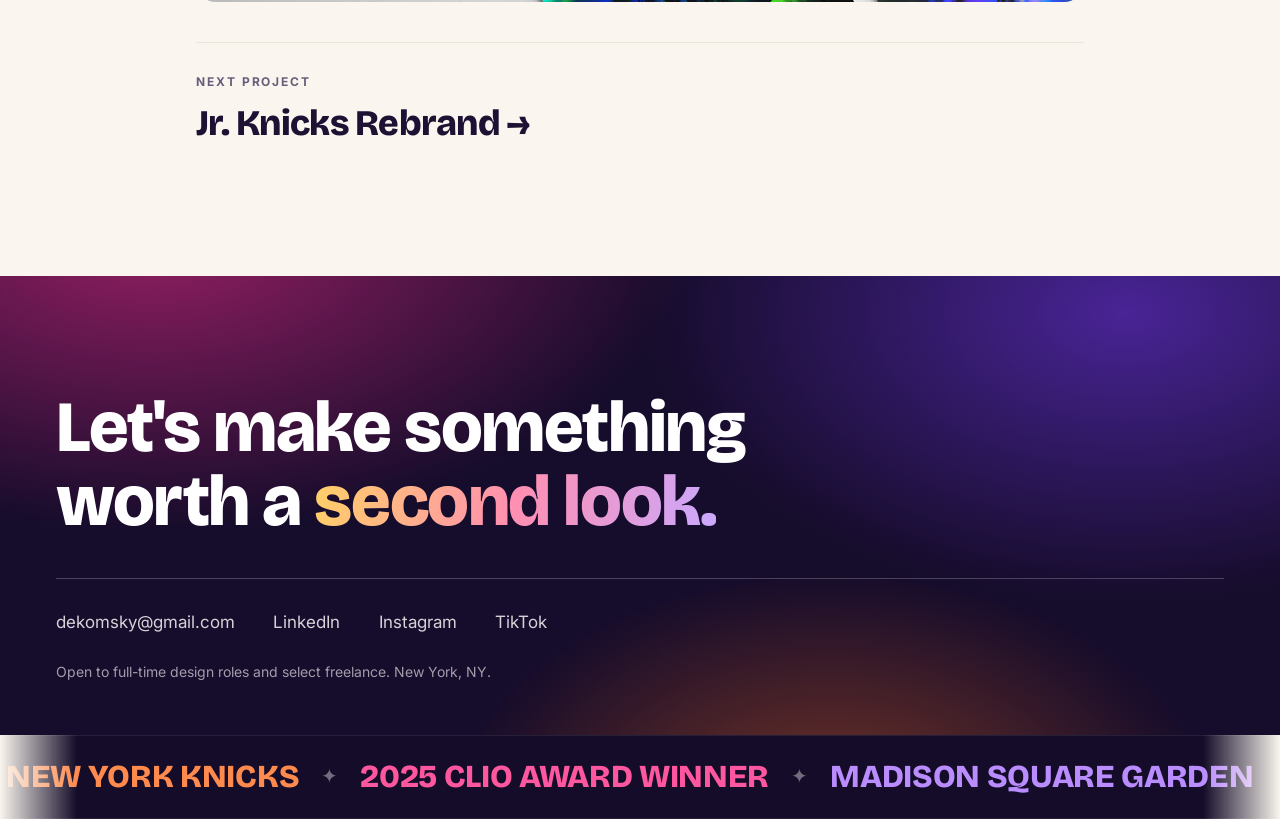
<file: work/new-york-rangers-23-24.html>
<!doctype html>
<html lang="en">
<head>
<meta charset="utf-8">
<meta name="viewport" content="width=device-width, initial-scale=1">
<meta name="robots" content="noindex, nofollow"><!-- preview only: remove before launching on danakomsky.com -->
<title>Rangers 2023–24 Season Branding · Dana Komsky</title>
<link rel="preconnect" href="https://fonts.googleapis.com"><link rel="preconnect" href="https://fonts.gstatic.com" crossorigin><link href="https://fonts.googleapis.com/css2?family=Bricolage+Grotesque:opsz,wght@12..96,500;12..96,700;12..96,800&family=Caveat:wght@600;700&family=Inter:wght@400;500;600&display=swap" rel="stylesheet">
<link rel="stylesheet" href="../style.css">
<script>try{if(localStorage.getItem('party')==='1')document.documentElement.classList.add('party');}catch(e){}</script>
</head>
<body>
<div class="lasers" aria-hidden="true"><i></i><i></i><i></i><i></i><i></i><i></i></div>
<div class="strobe" aria-hidden="true"></div>
<div class="disco-light" aria-hidden="true"></div>
<div class="disco" aria-hidden="true"><div class="disco-rope"><span class="disco-cord"></span><span class="disco-ball"><svg viewBox="0 0 120 142" xmlns="http://www.w3.org/2000/svg"><defs><clipPath id="cb"><circle cx="60" cy="70" r="52"/></clipPath><radialGradient id="dhl" cx="36%" cy="32%" r="55%"><stop offset="0%" stop-color="#fff" stop-opacity="0.95"/><stop offset="45%" stop-color="#fff" stop-opacity="0.12"/><stop offset="100%" stop-color="#fff" stop-opacity="0"/></radialGradient><radialGradient id="dsh" cx="40%" cy="36%" r="64%"><stop offset="52%" stop-color="#000" stop-opacity="0"/><stop offset="100%" stop-color="#070a12" stop-opacity="0.62"/></radialGradient></defs><rect x="59" y="8" width="2" height="13" fill="#c7d0db"/><circle cx="60" cy="10" r="4.5" fill="none" stroke="#cdd6e0" stroke-width="2"/><g clip-path="url(#cb)"><circle cx="60" cy="70" r="52" fill="#39414f"/><rect x="46.5" y="18.5" width="6.6" height="6.6" rx="0.5" fill="#d3dbe5"/><rect x="54.1" y="18.5" width="6.6" height="6.6" rx="0.5" fill="#c9d2dd"/><rect x="61.7" y="18.5" width="6.6" height="6.6" rx="0.5" fill="#d3dbe5"/><rect x="69.3" y="18.5" width="6.6" height="6.6" rx="0.5" fill="#dde5ee"/><rect x="31.3" y="26.1" width="6.6" height="6.6" rx="0.5" fill="#6f7b8d"/><rect x="38.9" y="26.1" width="6.6" height="6.6" rx="0.5" fill="#4f5969"/><rect x="46.5" y="26.1" width="6.6" height="6.6" rx="0.5" fill="#fbfdff"/><rect x="54.1" y="26.1" width="6.6" height="6.6" rx="0.5" fill="#e6ebf2"/><rect x="61.7" y="26.1" width="6.6" height="6.6" rx="0.5" fill="#dde5ee"/><rect x="69.3" y="26.1" width="6.6" height="6.6" rx="0.5" fill="#eef2f8"/><rect x="76.9" y="26.1" width="6.6" height="6.6" rx="0.5" fill="#5b6678"/><rect x="84.5" y="26.1" width="6.6" height="6.6" rx="0.5" fill="#fbfdff"/><rect x="23.7" y="33.7" width="6.6" height="6.6" rx="0.5" fill="#9ca7b6"/><rect x="31.3" y="33.7" width="6.6" height="6.6" rx="0.5" fill="#c9d2dd"/><rect x="38.9" y="33.7" width="6.6" height="6.6" rx="0.5" fill="#b3bdca"/><rect x="46.5" y="33.7" width="6.6" height="6.6" rx="0.5" fill="#eef2f8"/><rect x="54.1" y="33.7" width="6.6" height="6.6" rx="0.5" fill="#b3bdca"/><rect x="61.7" y="33.7" width="6.6" height="6.6" rx="0.5" fill="#eef2f8"/><rect x="69.3" y="33.7" width="6.6" height="6.6" rx="0.5" fill="#9ca7b6"/><rect x="76.9" y="33.7" width="6.6" height="6.6" rx="0.5" fill="#b3bdca"/><rect x="84.5" y="33.7" width="6.6" height="6.6" rx="0.5" fill="#ffffff"/><rect x="92.1" y="33.7" width="6.6" height="6.6" rx="0.5" fill="#eef2f8"/><rect x="16.1" y="41.3" width="6.6" height="6.6" rx="0.5" fill="#b3bdca"/><rect x="23.7" y="41.3" width="6.6" height="6.6" rx="0.5" fill="#fbfdff"/><rect x="31.3" y="41.3" width="6.6" height="6.6" rx="0.5" fill="#fbfdff"/><rect x="38.9" y="41.3" width="6.6" height="6.6" rx="0.5" fill="#fbfdff"/><rect x="46.5" y="41.3" width="6.6" height="6.6" rx="0.5" fill="#e6ebf2"/><rect x="54.1" y="41.3" width="6.6" height="6.6" rx="0.5" fill="#c9d2dd"/><rect x="61.7" y="41.3" width="6.6" height="6.6" rx="0.5" fill="#b3bdca"/><rect x="69.3" y="41.3" width="6.6" height="6.6" rx="0.5" fill="#b3bdca"/><rect x="76.9" y="41.3" width="6.6" height="6.6" rx="0.5" fill="#e6ebf2"/><rect x="84.5" y="41.3" width="6.6" height="6.6" rx="0.5" fill="#eef2f8"/><rect x="92.1" y="41.3" width="6.6" height="6.6" rx="0.5" fill="#4f5969"/><rect x="99.7" y="41.3" width="6.6" height="6.6" rx="0.5" fill="#5b6678"/><rect x="16.1" y="48.9" width="6.6" height="6.6" rx="0.5" fill="#d3dbe5"/><rect x="23.7" y="48.9" width="6.6" height="6.6" rx="0.5" fill="#c9d2dd"/><rect x="31.3" y="48.9" width="6.6" height="6.6" rx="0.5" fill="#c9d2dd"/><rect x="38.9" y="48.9" width="6.6" height="6.6" rx="0.5" fill="#dde5ee"/><rect x="46.5" y="48.9" width="6.6" height="6.6" rx="0.5" fill="#e6ebf2"/><rect x="54.1" y="48.9" width="6.6" height="6.6" rx="0.5" fill="#6f7b8d"/><rect x="61.7" y="48.9" width="6.6" height="6.6" rx="0.5" fill="#fbfdff"/><rect x="69.3" y="48.9" width="6.6" height="6.6" rx="0.5" fill="#b3bdca"/><rect x="76.9" y="48.9" width="6.6" height="6.6" rx="0.5" fill="#fbfdff"/><rect x="84.5" y="48.9" width="6.6" height="6.6" rx="0.5" fill="#e6ebf2"/><rect x="92.1" y="48.9" width="6.6" height="6.6" rx="0.5" fill="#eef2f8"/><rect x="99.7" y="48.9" width="6.6" height="6.6" rx="0.5" fill="#ffffff"/><rect x="8.5" y="56.5" width="6.6" height="6.6" rx="0.5" fill="#6f7b8d"/><rect x="16.1" y="56.5" width="6.6" height="6.6" rx="0.5" fill="#9ca7b6"/><rect x="23.7" y="56.5" width="6.6" height="6.6" rx="0.5" fill="#e6ebf2"/><rect x="31.3" y="56.5" width="6.6" height="6.6" rx="0.5" fill="#5b6678"/><rect x="38.9" y="56.5" width="6.6" height="6.6" rx="0.5" fill="#c9d2dd"/><rect x="46.5" y="56.5" width="6.6" height="6.6" rx="0.5" fill="#ffffff"/><rect x="54.1" y="56.5" width="6.6" height="6.6" rx="0.5" fill="#d3dbe5"/><rect x="61.7" y="56.5" width="6.6" height="6.6" rx="0.5" fill="#4f5969"/><rect x="69.3" y="56.5" width="6.6" height="6.6" rx="0.5" fill="#dde5ee"/><rect x="76.9" y="56.5" width="6.6" height="6.6" rx="0.5" fill="#dde5ee"/><rect x="84.5" y="56.5" width="6.6" height="6.6" rx="0.5" fill="#b3bdca"/><rect x="92.1" y="56.5" width="6.6" height="6.6" rx="0.5" fill="#c9d2dd"/><rect x="99.7" y="56.5" width="6.6" height="6.6" rx="0.5" fill="#dde5ee"/><rect x="8.5" y="64.1" width="6.6" height="6.6" rx="0.5" fill="#c9d2dd"/><rect x="16.1" y="64.1" width="6.6" height="6.6" rx="0.5" fill="#e6ebf2"/><rect x="23.7" y="64.1" width="6.6" height="6.6" rx="0.5" fill="#eef2f8"/><rect x="31.3" y="64.1" width="6.6" height="6.6" rx="0.5" fill="#eef2f8"/><rect x="38.9" y="64.1" width="6.6" height="6.6" rx="0.5" fill="#4f5969"/><rect x="46.5" y="64.1" width="6.6" height="6.6" rx="0.5" fill="#c9d2dd"/><rect x="54.1" y="64.1" width="6.6" height="6.6" rx="0.5" fill="#e6ebf2"/><rect x="61.7" y="64.1" width="6.6" height="6.6" rx="0.5" fill="#d3dbe5"/><rect x="69.3" y="64.1" width="6.6" height="6.6" rx="0.5" fill="#dde5ee"/><rect x="76.9" y="64.1" width="6.6" height="6.6" rx="0.5" fill="#eef2f8"/><rect x="84.5" y="64.1" width="6.6" height="6.6" rx="0.5" fill="#6f7b8d"/><rect x="92.1" y="64.1" width="6.6" height="6.6" rx="0.5" fill="#eef2f8"/><rect x="99.7" y="64.1" width="6.6" height="6.6" rx="0.5" fill="#c9d2dd"/><rect x="107.3" y="64.1" width="6.6" height="6.6" rx="0.5" fill="#eef2f8"/><rect x="8.5" y="71.7" width="6.6" height="6.6" rx="0.5" fill="#d3dbe5"/><rect x="16.1" y="71.7" width="6.6" height="6.6" rx="0.5" fill="#fbfdff"/><rect x="23.7" y="71.7" width="6.6" height="6.6" rx="0.5" fill="#9ca7b6"/><rect x="31.3" y="71.7" width="6.6" height="6.6" rx="0.5" fill="#dde5ee"/><rect x="38.9" y="71.7" width="6.6" height="6.6" rx="0.5" fill="#5b6678"/><rect x="46.5" y="71.7" width="6.6" height="6.6" rx="0.5" fill="#9ca7b6"/><rect x="54.1" y="71.7" width="6.6" height="6.6" rx="0.5" fill="#dde5ee"/><rect x="61.7" y="71.7" width="6.6" height="6.6" rx="0.5" fill="#fbfdff"/><rect x="69.3" y="71.7" width="6.6" height="6.6" rx="0.5" fill="#9ca7b6"/><rect x="76.9" y="71.7" width="6.6" height="6.6" rx="0.5" fill="#fbfdff"/><rect x="84.5" y="71.7" width="6.6" height="6.6" rx="0.5" fill="#ffffff"/><rect x="92.1" y="71.7" width="6.6" height="6.6" rx="0.5" fill="#d3dbe5"/><rect x="99.7" y="71.7" width="6.6" height="6.6" rx="0.5" fill="#6f7b8d"/><rect x="107.3" y="71.7" width="6.6" height="6.6" rx="0.5" fill="#eef2f8"/><rect x="8.5" y="79.3" width="6.6" height="6.6" rx="0.5" fill="#4f5969"/><rect x="16.1" y="79.3" width="6.6" height="6.6" rx="0.5" fill="#fbfdff"/><rect x="23.7" y="79.3" width="6.6" height="6.6" rx="0.5" fill="#dde5ee"/><rect x="31.3" y="79.3" width="6.6" height="6.6" rx="0.5" fill="#9ca7b6"/><rect x="38.9" y="79.3" width="6.6" height="6.6" rx="0.5" fill="#d3dbe5"/><rect x="46.5" y="79.3" width="6.6" height="6.6" rx="0.5" fill="#e6ebf2"/><rect x="54.1" y="79.3" width="6.6" height="6.6" rx="0.5" fill="#fbfdff"/><rect x="61.7" y="79.3" width="6.6" height="6.6" rx="0.5" fill="#fbfdff"/><rect x="69.3" y="79.3" width="6.6" height="6.6" rx="0.5" fill="#e6ebf2"/><rect x="76.9" y="79.3" width="6.6" height="6.6" rx="0.5" fill="#fbfdff"/><rect x="84.5" y="79.3" width="6.6" height="6.6" rx="0.5" fill="#eef2f8"/><rect x="92.1" y="79.3" width="6.6" height="6.6" rx="0.5" fill="#5b6678"/><rect x="99.7" y="79.3" width="6.6" height="6.6" rx="0.5" fill="#e6ebf2"/><rect x="16.1" y="86.9" width="6.6" height="6.6" rx="0.5" fill="#e6ebf2"/><rect x="23.7" y="86.9" width="6.6" height="6.6" rx="0.5" fill="#d3dbe5"/><rect x="31.3" y="86.9" width="6.6" height="6.6" rx="0.5" fill="#eef2f8"/><rect x="38.9" y="86.9" width="6.6" height="6.6" rx="0.5" fill="#fbfdff"/><rect x="46.5" y="86.9" width="6.6" height="6.6" rx="0.5" fill="#eef2f8"/><rect x="54.1" y="86.9" width="6.6" height="6.6" rx="0.5" fill="#c9d2dd"/><rect x="61.7" y="86.9" width="6.6" height="6.6" rx="0.5" fill="#eef2f8"/><rect x="69.3" y="86.9" width="6.6" height="6.6" rx="0.5" fill="#d3dbe5"/><rect x="76.9" y="86.9" width="6.6" height="6.6" rx="0.5" fill="#fbfdff"/><rect x="84.5" y="86.9" width="6.6" height="6.6" rx="0.5" fill="#dde5ee"/><rect x="92.1" y="86.9" width="6.6" height="6.6" rx="0.5" fill="#c9d2dd"/><rect x="99.7" y="86.9" width="6.6" height="6.6" rx="0.5" fill="#9ca7b6"/><rect x="16.1" y="94.5" width="6.6" height="6.6" rx="0.5" fill="#d3dbe5"/><rect x="23.7" y="94.5" width="6.6" height="6.6" rx="0.5" fill="#c9d2dd"/><rect x="31.3" y="94.5" width="6.6" height="6.6" rx="0.5" fill="#b3bdca"/><rect x="38.9" y="94.5" width="6.6" height="6.6" rx="0.5" fill="#e6ebf2"/><rect x="46.5" y="94.5" width="6.6" height="6.6" rx="0.5" fill="#c9d2dd"/><rect x="54.1" y="94.5" width="6.6" height="6.6" rx="0.5" fill="#e6ebf2"/><rect x="61.7" y="94.5" width="6.6" height="6.6" rx="0.5" fill="#9ca7b6"/><rect x="69.3" y="94.5" width="6.6" height="6.6" rx="0.5" fill="#dde5ee"/><rect x="76.9" y="94.5" width="6.6" height="6.6" rx="0.5" fill="#fbfdff"/><rect x="84.5" y="94.5" width="6.6" height="6.6" rx="0.5" fill="#b3bdca"/><rect x="92.1" y="94.5" width="6.6" height="6.6" rx="0.5" fill="#eef2f8"/><rect x="99.7" y="94.5" width="6.6" height="6.6" rx="0.5" fill="#b3bdca"/><rect x="23.7" y="102.1" width="6.6" height="6.6" rx="0.5" fill="#e6ebf2"/><rect x="31.3" y="102.1" width="6.6" height="6.6" rx="0.5" fill="#d3dbe5"/><rect x="38.9" y="102.1" width="6.6" height="6.6" rx="0.5" fill="#d3dbe5"/><rect x="46.5" y="102.1" width="6.6" height="6.6" rx="0.5" fill="#fbfdff"/><rect x="54.1" y="102.1" width="6.6" height="6.6" rx="0.5" fill="#fbfdff"/><rect x="61.7" y="102.1" width="6.6" height="6.6" rx="0.5" fill="#b3bdca"/><rect x="69.3" y="102.1" width="6.6" height="6.6" rx="0.5" fill="#b3bdca"/><rect x="76.9" y="102.1" width="6.6" height="6.6" rx="0.5" fill="#fbfdff"/><rect x="84.5" y="102.1" width="6.6" height="6.6" rx="0.5" fill="#e6ebf2"/><rect x="92.1" y="102.1" width="6.6" height="6.6" rx="0.5" fill="#fbfdff"/><rect x="31.3" y="109.7" width="6.6" height="6.6" rx="0.5" fill="#b3bdca"/><rect x="38.9" y="109.7" width="6.6" height="6.6" rx="0.5" fill="#dde5ee"/><rect x="46.5" y="109.7" width="6.6" height="6.6" rx="0.5" fill="#eef2f8"/><rect x="54.1" y="109.7" width="6.6" height="6.6" rx="0.5" fill="#9ca7b6"/><rect x="61.7" y="109.7" width="6.6" height="6.6" rx="0.5" fill="#c9d2dd"/><rect x="69.3" y="109.7" width="6.6" height="6.6" rx="0.5" fill="#d3dbe5"/><rect x="76.9" y="109.7" width="6.6" height="6.6" rx="0.5" fill="#fbfdff"/><rect x="84.5" y="109.7" width="6.6" height="6.6" rx="0.5" fill="#fbfdff"/><rect x="54.1" y="117.3" width="6.6" height="6.6" rx="0.5" fill="#b3bdca"/><rect x="61.7" y="117.3" width="6.6" height="6.6" rx="0.5" fill="#dde5ee"/><circle cx="60" cy="70" r="52" fill="url(#dsh)"/><ellipse cx="45" cy="53" rx="30" ry="26" fill="url(#dhl)"/></g></svg></span></div></div>
<svg class="defs" width="0" height="0" aria-hidden="true"><defs><filter id="goo"><feGaussianBlur in="SourceGraphic" stdDeviation="18" result="b"/><feColorMatrix in="b" type="matrix" values="1 0 0 0 0  0 1 0 0 0  0 0 1 0 0  0 0 0 16 -7" result="g"/><feBlend in="SourceGraphic" in2="g"/></filter></defs></svg>
<div class="colorbar"></div>
<header class="nav">
  <a class="brand" href="../index.html">Dana Komsky</a>
  <nav>
    <a href="../index.html#work">Work</a>
    <a href="../about.html">About</a>
    <a href="https://www.instagram.com/colorintheworld/" target="_blank" rel="noopener">Art</a>
    <a href="../dana-komsky-resume.pdf" target="_blank" rel="noopener">Résumé</a>
    <button class="party-toggle" type="button" aria-pressed="false">🪩 Party Mode</button>
    <a class="nav-cta" href="mailto:dekomsky@gmail.com">Contact</a>
  </nav>
</header>
<div class="party-wrap">
<article class="project" style="--accent:#E5283B">
  <div class="proj-head">
    <a class="back" href="../index.html#work">&larr; All work</a>
    <span class="proj-tag" data-reveal>Brand identity</span>
    <h1 data-reveal>Rangers 2023–24 Season Branding</h1>
    <p class="proj-client" data-reveal>New York Rangers / MSG</p>
  </div>
  <div class="proj-brief" data-reveal>
    <div class="brief-row"><span class="brief-k">Role</span><span class="brief-v">Brand Designer, Madison Square Garden</span></div>
    <div class="brief-row"><span class="brief-k">The brief</span><span class="brief-v">Define the visual identity for the Rangers' full 2023–24 season.</span></div>
    <div class="brief-row"><span class="brief-k">What I did</span><span class="brief-v">Built and maintained the season's visual identity system and applied it across the Madison Square Garden environment, including the arena jumbotron and in-game graphics.</span></div>
    <div class="brief-row"><span class="brief-k">Outcome</span><span class="brief-v">Carried across the Rangers' 2023–24 season in-arena, on social, and in game graphics.</span></div>
  </div>
  <div class="proj-gallery">
    <img loading="lazy" data-reveal src="../images/new-york-rangers-23-24/01.jpg" alt="Rangers 2023–24 Season Branding">
    <img loading="lazy" data-reveal src="../images/new-york-rangers-23-24/02.jpg" alt="Rangers 2023–24 Season Branding">
    <img loading="lazy" data-reveal src="../images/new-york-rangers-23-24/03.jpg" alt="Rangers 2023–24 Season Branding">
    <img loading="lazy" data-reveal src="../images/new-york-rangers-23-24/04.jpg" alt="Rangers 2023–24 Season Branding">
    <img loading="lazy" data-reveal src="../images/new-york-rangers-23-24/05.png" alt="Rangers 2023–24 Season Branding">
    <img loading="lazy" data-reveal src="../images/new-york-rangers-23-24/06.png" alt="Rangers 2023–24 Season Branding">
  </div>
  <a class="next-proj" href="jr-knicks.html" style="--accent:#FF9500">
    <span class="next-label">Next project</span>
    <span class="next-title">Jr. Knicks Rebrand <span class="arr">&rarr;</span></span>
  </a>
</article>

<footer class="footer" id="contact">
  <div class="footer-big" data-reveal>Let's make something<br>worth a <span class="hl">second look.</span></div>
  <div class="footer-links" data-reveal>
    <a href="mailto:dekomsky@gmail.com">dekomsky@gmail.com</a>
    <a href="https://www.linkedin.com/in/dana-komsky/" target="_blank" rel="noopener">LinkedIn</a>
    <a href="https://www.instagram.com/colorintheworld/" target="_blank" rel="noopener">Instagram</a>
    <a href="https://www.tiktok.com/@colorintheworld" target="_blank" rel="noopener">TikTok</a>
  </div>
  <div class="footer-fine">Open to full-time design roles and select freelance. New York, NY.</div>
</footer>
<div class="ticker"><div class="ticker-track"><span class="tick">New York Knicks</span><i class="sep">✦</i><span class="tick">2025 Clio Award Winner</span><i class="sep">✦</i><span class="tick">Madison Square Garden</span><i class="sep">✦</i><span class="tick">Discover® Student Card</span><i class="sep">✦</i><span class="tick">80K+ Followers</span><i class="sep">✦</i><span class="tick">≈75M Consumers Reached</span><i class="sep">✦</i><span class="tick">New York Rangers</span><i class="sep">✦</i><span class="tick">BFA · Summa Cum Laude</span><i class="sep">✦</i><span class="tick">@colorintheworld</span><i class="sep">✦</i><span class="tick">New York Knicks</span><i class="sep">✦</i><span class="tick">2025 Clio Award Winner</span><i class="sep">✦</i><span class="tick">Madison Square Garden</span><i class="sep">✦</i><span class="tick">Discover® Student Card</span><i class="sep">✦</i><span class="tick">80K+ Followers</span><i class="sep">✦</i><span class="tick">≈75M Consumers Reached</span><i class="sep">✦</i><span class="tick">New York Rangers</span><i class="sep">✦</i><span class="tick">BFA · Summa Cum Laude</span><i class="sep">✦</i><span class="tick">@colorintheworld</span><i class="sep">✦</i></div></div>
</div>

<script>
(function(){
  var reduce = window.matchMedia('(prefers-reduced-motion: reduce)').matches;
  // Scroll reveal
  if (!reduce) {
    var io = new IntersectionObserver(function(es){
      es.forEach(function(e){ if(e.isIntersecting){ e.target.classList.add('in'); io.unobserve(e.target); } });
    }, {threshold: .12, rootMargin: '0px 0px -40px 0px'});
    document.querySelectorAll('[data-reveal]').forEach(function(el){ io.observe(el); });
  } else {
    document.querySelectorAll('[data-reveal]').forEach(function(el){ el.classList.add('in'); });
  }
  // Squiggle: draw the stroke in proportion to scroll position
  var sq = document.querySelector('.squiggle path');
  if (sq) {
    var LEN = 380;
    if (reduce) {
      sq.style.strokeDashoffset = 0;
    } else {
      var queued = false;
      var drawSquiggle = function(){
        queued = false;
        // draws over the first ~320px of scroll: undrawn at top, full once scrolled past
        var sy = window.pageYOffset || document.documentElement.scrollTop || 0;
        var p = Math.max(0, Math.min(1, sy / 320));
        sq.style.strokeDashoffset = String(LEN * (1 - p));
      };
      var onScroll = function(){ if (!queued) { queued = true; requestAnimationFrame(drawSquiggle); } };
      window.addEventListener('scroll', onScroll, {passive:true});
      window.addEventListener('resize', onScroll);
      drawSquiggle();
    }
  }
  // Party mode: toggle + persistence across pages
  var setParty = function(on){
    document.documentElement.classList.toggle('party', on);
    try { localStorage.setItem('party', on ? '1' : '0'); } catch(e){}
    document.querySelectorAll('.party-toggle').forEach(function(b){
      b.setAttribute('aria-pressed', on ? 'true' : 'false');
      b.classList.toggle('on', on);
      b.textContent = on ? '🪩 Party Mode: on' : '🪩 Party Mode';
    });
  };
  setParty(document.documentElement.classList.contains('party'));
  document.querySelectorAll('.party-toggle').forEach(function(b){
    b.addEventListener('click', function(){
      setParty(!document.documentElement.classList.contains('party'));
    });
  });

  // Project carousel arrows
  document.querySelectorAll('.carousel').forEach(function(c){
    var track = c.querySelector('.car-track');
    if (!track) return;
    var step = function(){ return Math.min(track.clientWidth * 0.8, 384); };
    var prev = c.querySelector('.prev'), next = c.querySelector('.next');
    if (prev) prev.addEventListener('click', function(){ track.scrollBy({left: -step(), behavior: 'smooth'}); });
    if (next) next.addEventListener('click', function(){ track.scrollBy({left: step(), behavior: 'smooth'}); });
  });

  // Color-dot cursor (desktop, fine pointer only)
  if (window.matchMedia('(hover:hover) and (pointer:fine)').matches) {
    var dot = document.createElement('div');
    dot.className = 'cursor-dot';
    document.body.appendChild(dot);
    document.documentElement.classList.add('cursor-on');
    var x = innerWidth/2, y = innerHeight/2, cx = x, cy = y;
    var ease = reduce ? 1 : 0.2;
    addEventListener('mousemove', function(e){ x = e.clientX; y = e.clientY; });
    (function loop(){
      cx += (x - cx) * ease; cy += (y - cy) * ease;
      dot.style.transform = 'translate(' + cx + 'px,' + cy + 'px)';
      requestAnimationFrame(loop);
    })();
    var grow = function(){ dot.classList.add('grow'); };
    var shrink = function(){ dot.classList.remove('grow'); };
    document.querySelectorAll('a, button, .card, .feat-card, .next-proj').forEach(function(el){
      el.addEventListener('mouseenter', grow);
      el.addEventListener('mouseleave', shrink);
    });
    // Rainbow cursor trail — party mode only
    var lastTrail = 0;
    window.addEventListener('mousemove', function(e){
      if (!document.documentElement.classList.contains('party')) return;
      var now = Date.now();
      if (now - lastTrail < 45) return;
      lastTrail = now;
      var t = document.createElement('div');
      t.className = 'trail';
      t.style.left = e.clientX + 'px';
      t.style.top = e.clientY + 'px';
      t.style.background = 'hsl(' + (now / 6 % 360) + ',95%,60%)';
      document.body.appendChild(t);
      setTimeout(function(){ t.remove(); }, 650);
    }, {passive:true});
  }
})();
</script>
</body></html>
</file>
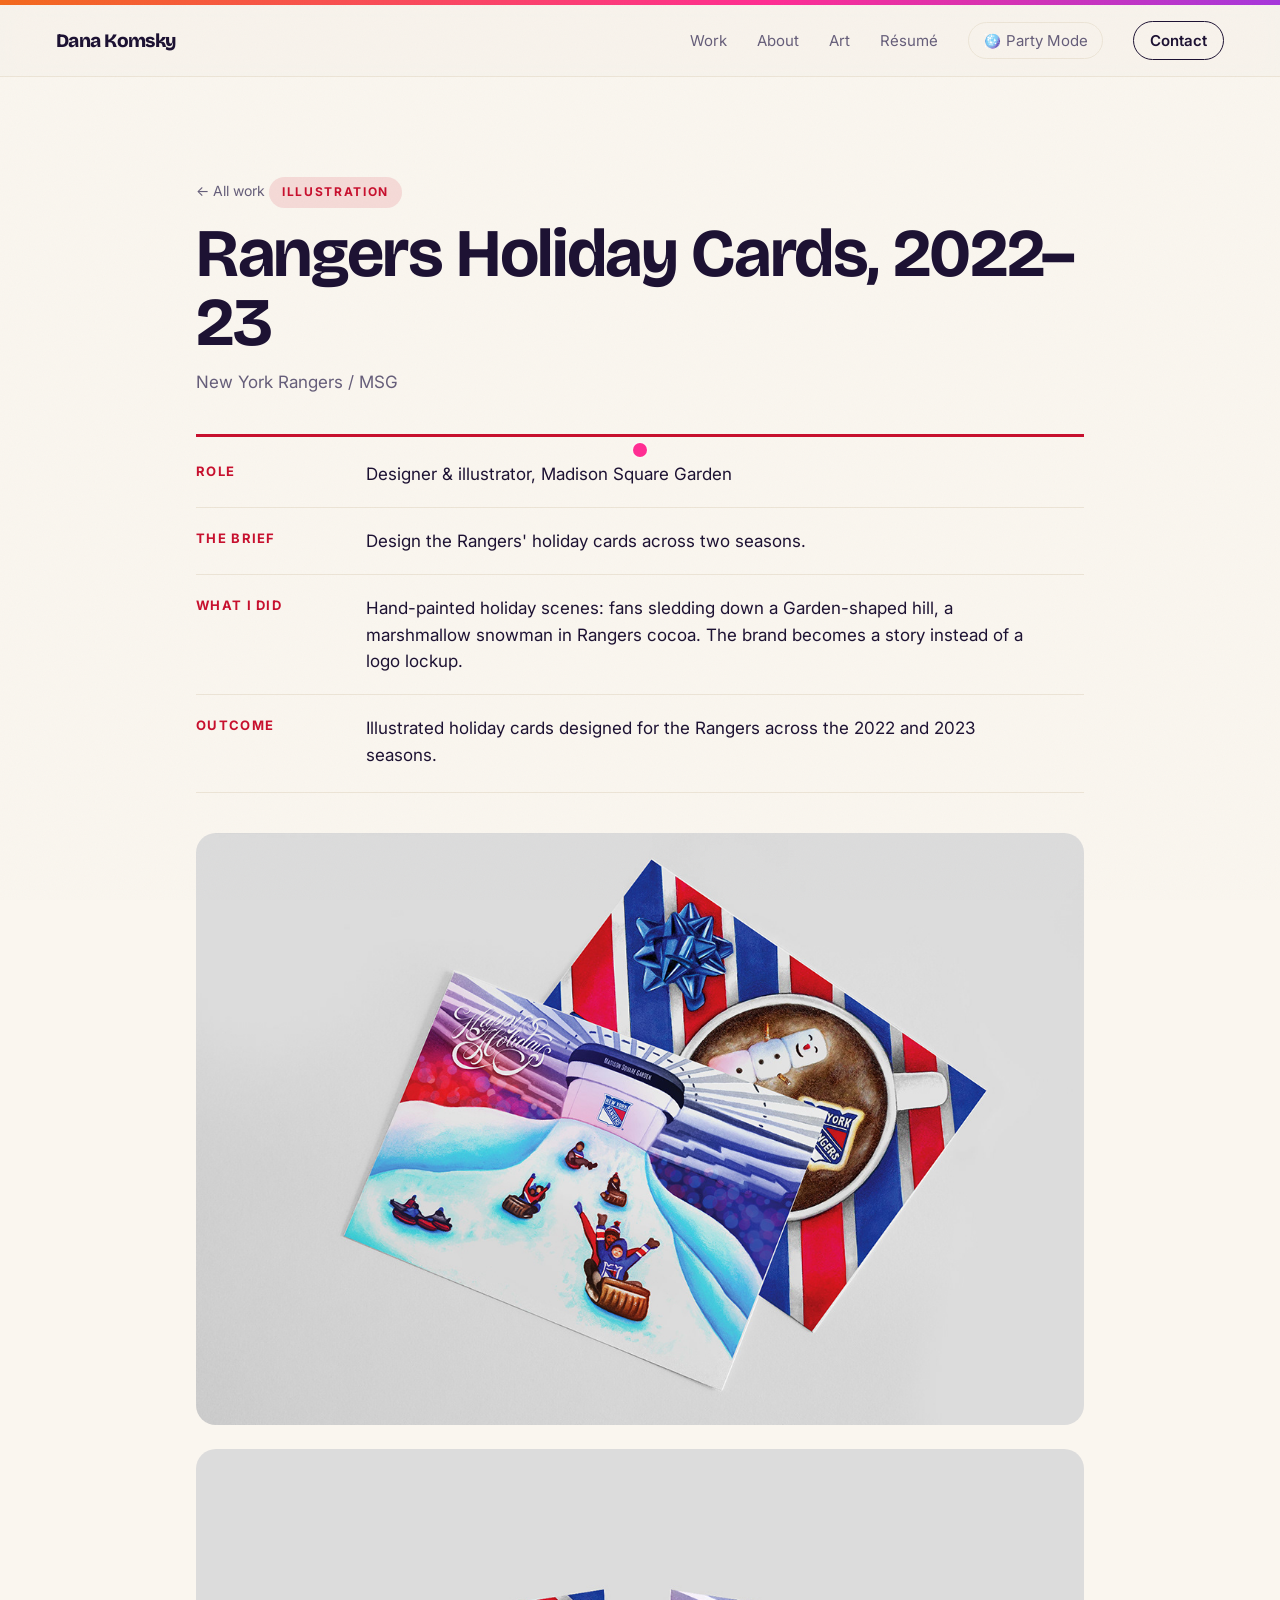
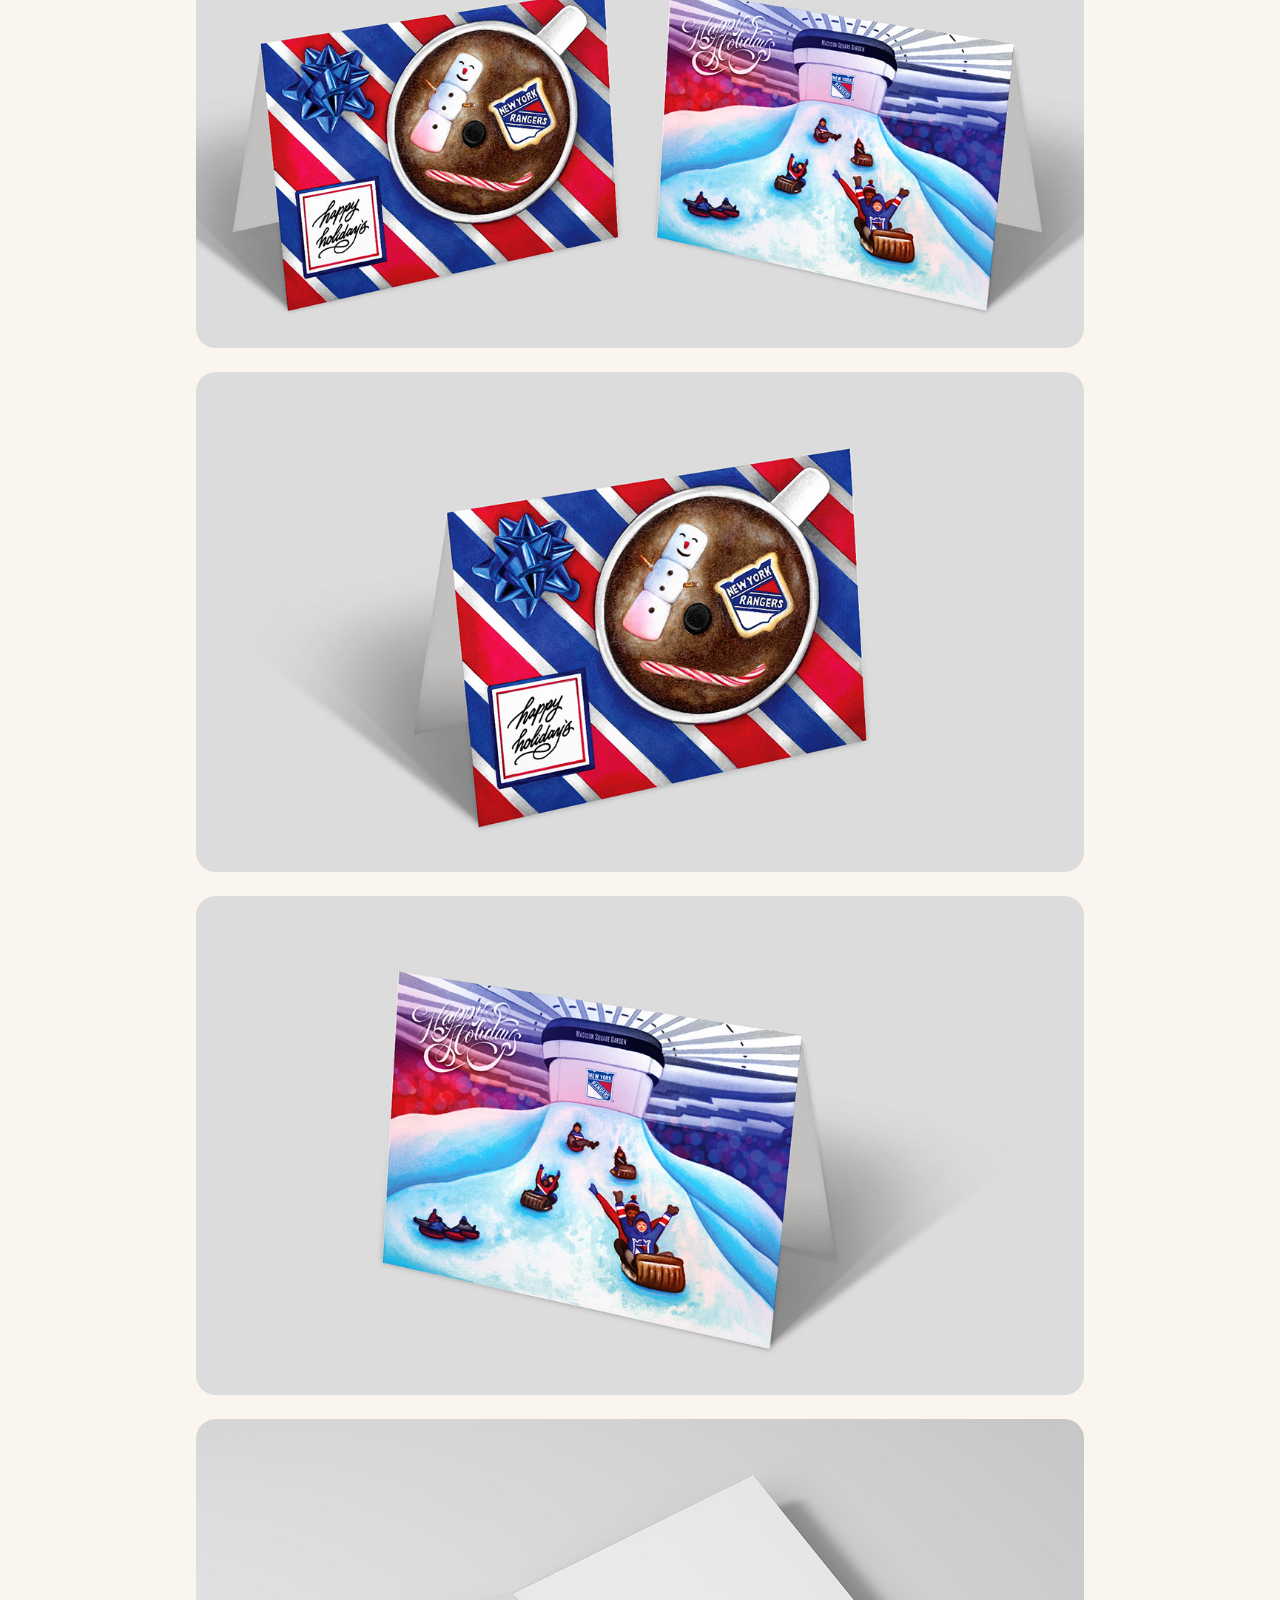
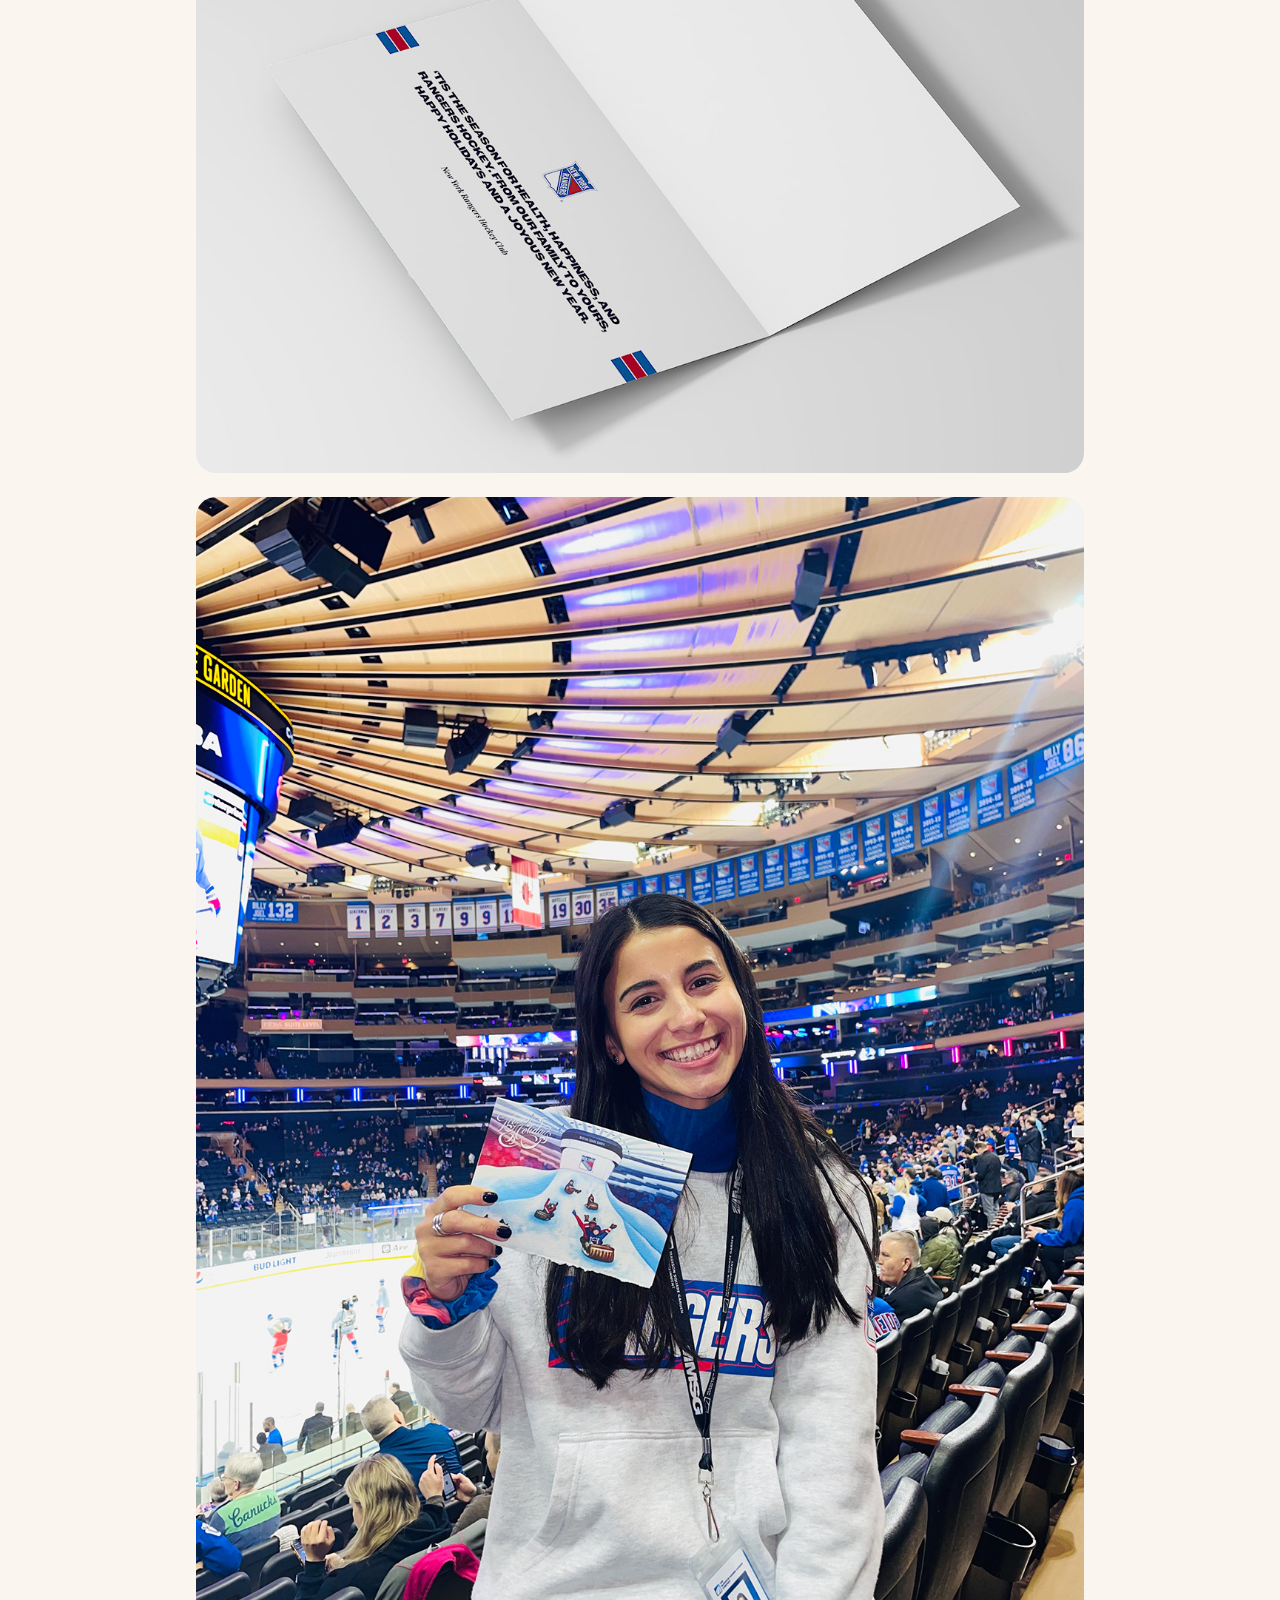
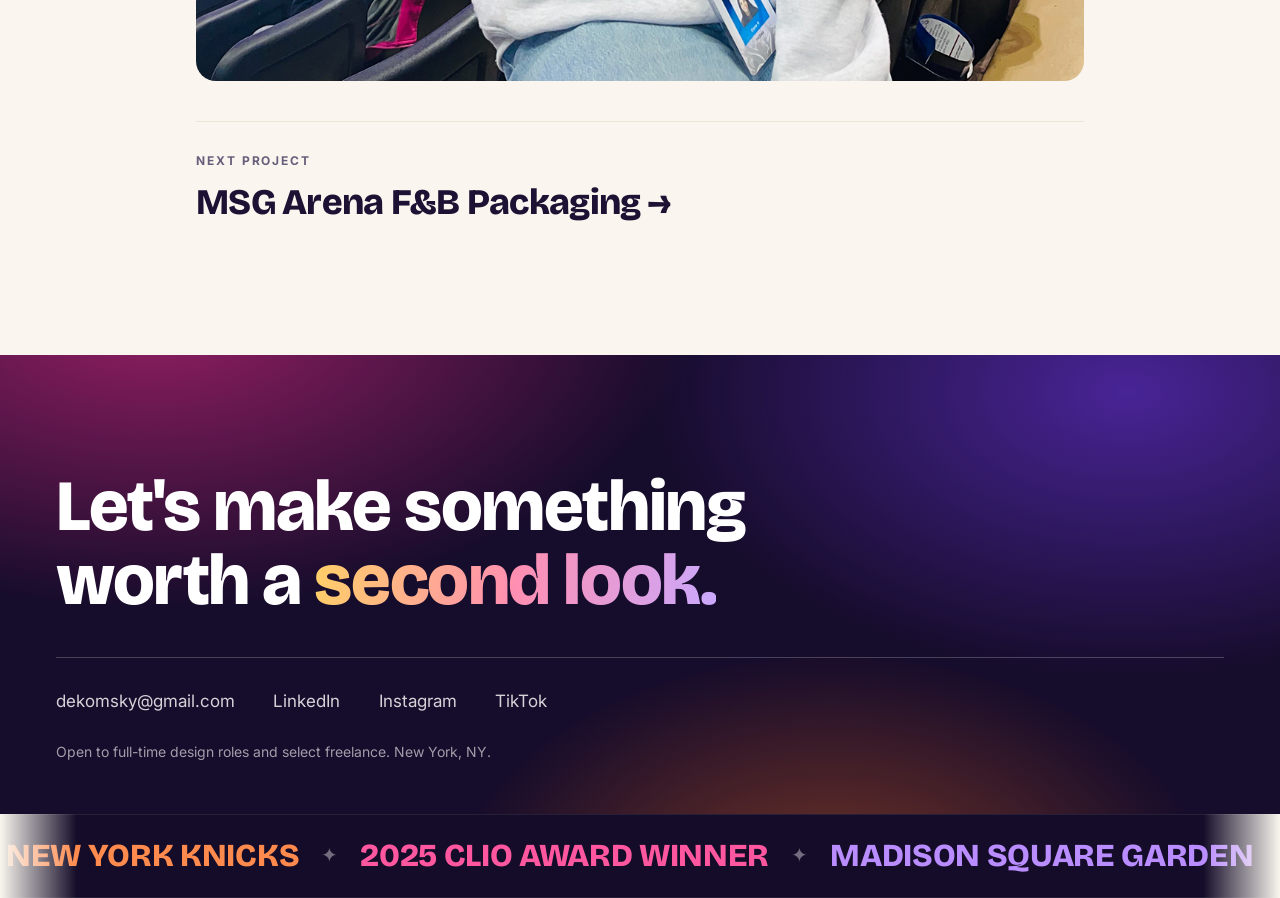
<file: work/ny-rangers-holiday-cards-2023-2024.html>
<!doctype html>
<html lang="en">
<head>
<meta charset="utf-8">
<meta name="viewport" content="width=device-width, initial-scale=1">
<meta name="robots" content="noindex, nofollow"><!-- preview only: remove before launching on danakomsky.com -->
<title>Rangers Holiday Cards, 2022–23 · Dana Komsky</title>
<link rel="preconnect" href="https://fonts.googleapis.com"><link rel="preconnect" href="https://fonts.gstatic.com" crossorigin><link href="https://fonts.googleapis.com/css2?family=Bricolage+Grotesque:opsz,wght@12..96,500;12..96,700;12..96,800&family=Caveat:wght@600;700&family=Inter:wght@400;500;600&display=swap" rel="stylesheet">
<link rel="stylesheet" href="../style.css">
<script>try{if(localStorage.getItem('party')==='1')document.documentElement.classList.add('party');}catch(e){}</script>
</head>
<body>
<div class="lasers" aria-hidden="true"><i></i><i></i><i></i><i></i><i></i><i></i></div>
<div class="strobe" aria-hidden="true"></div>
<div class="disco-light" aria-hidden="true"></div>
<div class="disco" aria-hidden="true"><div class="disco-rope"><span class="disco-cord"></span><span class="disco-ball"><svg viewBox="0 0 120 142" xmlns="http://www.w3.org/2000/svg"><defs><clipPath id="cb"><circle cx="60" cy="70" r="52"/></clipPath><radialGradient id="dhl" cx="36%" cy="32%" r="55%"><stop offset="0%" stop-color="#fff" stop-opacity="0.95"/><stop offset="45%" stop-color="#fff" stop-opacity="0.12"/><stop offset="100%" stop-color="#fff" stop-opacity="0"/></radialGradient><radialGradient id="dsh" cx="40%" cy="36%" r="64%"><stop offset="52%" stop-color="#000" stop-opacity="0"/><stop offset="100%" stop-color="#070a12" stop-opacity="0.62"/></radialGradient></defs><rect x="59" y="8" width="2" height="13" fill="#c7d0db"/><circle cx="60" cy="10" r="4.5" fill="none" stroke="#cdd6e0" stroke-width="2"/><g clip-path="url(#cb)"><circle cx="60" cy="70" r="52" fill="#39414f"/><rect x="46.5" y="18.5" width="6.6" height="6.6" rx="0.5" fill="#d3dbe5"/><rect x="54.1" y="18.5" width="6.6" height="6.6" rx="0.5" fill="#c9d2dd"/><rect x="61.7" y="18.5" width="6.6" height="6.6" rx="0.5" fill="#d3dbe5"/><rect x="69.3" y="18.5" width="6.6" height="6.6" rx="0.5" fill="#dde5ee"/><rect x="31.3" y="26.1" width="6.6" height="6.6" rx="0.5" fill="#6f7b8d"/><rect x="38.9" y="26.1" width="6.6" height="6.6" rx="0.5" fill="#4f5969"/><rect x="46.5" y="26.1" width="6.6" height="6.6" rx="0.5" fill="#fbfdff"/><rect x="54.1" y="26.1" width="6.6" height="6.6" rx="0.5" fill="#e6ebf2"/><rect x="61.7" y="26.1" width="6.6" height="6.6" rx="0.5" fill="#dde5ee"/><rect x="69.3" y="26.1" width="6.6" height="6.6" rx="0.5" fill="#eef2f8"/><rect x="76.9" y="26.1" width="6.6" height="6.6" rx="0.5" fill="#5b6678"/><rect x="84.5" y="26.1" width="6.6" height="6.6" rx="0.5" fill="#fbfdff"/><rect x="23.7" y="33.7" width="6.6" height="6.6" rx="0.5" fill="#9ca7b6"/><rect x="31.3" y="33.7" width="6.6" height="6.6" rx="0.5" fill="#c9d2dd"/><rect x="38.9" y="33.7" width="6.6" height="6.6" rx="0.5" fill="#b3bdca"/><rect x="46.5" y="33.7" width="6.6" height="6.6" rx="0.5" fill="#eef2f8"/><rect x="54.1" y="33.7" width="6.6" height="6.6" rx="0.5" fill="#b3bdca"/><rect x="61.7" y="33.7" width="6.6" height="6.6" rx="0.5" fill="#eef2f8"/><rect x="69.3" y="33.7" width="6.6" height="6.6" rx="0.5" fill="#9ca7b6"/><rect x="76.9" y="33.7" width="6.6" height="6.6" rx="0.5" fill="#b3bdca"/><rect x="84.5" y="33.7" width="6.6" height="6.6" rx="0.5" fill="#ffffff"/><rect x="92.1" y="33.7" width="6.6" height="6.6" rx="0.5" fill="#eef2f8"/><rect x="16.1" y="41.3" width="6.6" height="6.6" rx="0.5" fill="#b3bdca"/><rect x="23.7" y="41.3" width="6.6" height="6.6" rx="0.5" fill="#fbfdff"/><rect x="31.3" y="41.3" width="6.6" height="6.6" rx="0.5" fill="#fbfdff"/><rect x="38.9" y="41.3" width="6.6" height="6.6" rx="0.5" fill="#fbfdff"/><rect x="46.5" y="41.3" width="6.6" height="6.6" rx="0.5" fill="#e6ebf2"/><rect x="54.1" y="41.3" width="6.6" height="6.6" rx="0.5" fill="#c9d2dd"/><rect x="61.7" y="41.3" width="6.6" height="6.6" rx="0.5" fill="#b3bdca"/><rect x="69.3" y="41.3" width="6.6" height="6.6" rx="0.5" fill="#b3bdca"/><rect x="76.9" y="41.3" width="6.6" height="6.6" rx="0.5" fill="#e6ebf2"/><rect x="84.5" y="41.3" width="6.6" height="6.6" rx="0.5" fill="#eef2f8"/><rect x="92.1" y="41.3" width="6.6" height="6.6" rx="0.5" fill="#4f5969"/><rect x="99.7" y="41.3" width="6.6" height="6.6" rx="0.5" fill="#5b6678"/><rect x="16.1" y="48.9" width="6.6" height="6.6" rx="0.5" fill="#d3dbe5"/><rect x="23.7" y="48.9" width="6.6" height="6.6" rx="0.5" fill="#c9d2dd"/><rect x="31.3" y="48.9" width="6.6" height="6.6" rx="0.5" fill="#c9d2dd"/><rect x="38.9" y="48.9" width="6.6" height="6.6" rx="0.5" fill="#dde5ee"/><rect x="46.5" y="48.9" width="6.6" height="6.6" rx="0.5" fill="#e6ebf2"/><rect x="54.1" y="48.9" width="6.6" height="6.6" rx="0.5" fill="#6f7b8d"/><rect x="61.7" y="48.9" width="6.6" height="6.6" rx="0.5" fill="#fbfdff"/><rect x="69.3" y="48.9" width="6.6" height="6.6" rx="0.5" fill="#b3bdca"/><rect x="76.9" y="48.9" width="6.6" height="6.6" rx="0.5" fill="#fbfdff"/><rect x="84.5" y="48.9" width="6.6" height="6.6" rx="0.5" fill="#e6ebf2"/><rect x="92.1" y="48.9" width="6.6" height="6.6" rx="0.5" fill="#eef2f8"/><rect x="99.7" y="48.9" width="6.6" height="6.6" rx="0.5" fill="#ffffff"/><rect x="8.5" y="56.5" width="6.6" height="6.6" rx="0.5" fill="#6f7b8d"/><rect x="16.1" y="56.5" width="6.6" height="6.6" rx="0.5" fill="#9ca7b6"/><rect x="23.7" y="56.5" width="6.6" height="6.6" rx="0.5" fill="#e6ebf2"/><rect x="31.3" y="56.5" width="6.6" height="6.6" rx="0.5" fill="#5b6678"/><rect x="38.9" y="56.5" width="6.6" height="6.6" rx="0.5" fill="#c9d2dd"/><rect x="46.5" y="56.5" width="6.6" height="6.6" rx="0.5" fill="#ffffff"/><rect x="54.1" y="56.5" width="6.6" height="6.6" rx="0.5" fill="#d3dbe5"/><rect x="61.7" y="56.5" width="6.6" height="6.6" rx="0.5" fill="#4f5969"/><rect x="69.3" y="56.5" width="6.6" height="6.6" rx="0.5" fill="#dde5ee"/><rect x="76.9" y="56.5" width="6.6" height="6.6" rx="0.5" fill="#dde5ee"/><rect x="84.5" y="56.5" width="6.6" height="6.6" rx="0.5" fill="#b3bdca"/><rect x="92.1" y="56.5" width="6.6" height="6.6" rx="0.5" fill="#c9d2dd"/><rect x="99.7" y="56.5" width="6.6" height="6.6" rx="0.5" fill="#dde5ee"/><rect x="8.5" y="64.1" width="6.6" height="6.6" rx="0.5" fill="#c9d2dd"/><rect x="16.1" y="64.1" width="6.6" height="6.6" rx="0.5" fill="#e6ebf2"/><rect x="23.7" y="64.1" width="6.6" height="6.6" rx="0.5" fill="#eef2f8"/><rect x="31.3" y="64.1" width="6.6" height="6.6" rx="0.5" fill="#eef2f8"/><rect x="38.9" y="64.1" width="6.6" height="6.6" rx="0.5" fill="#4f5969"/><rect x="46.5" y="64.1" width="6.6" height="6.6" rx="0.5" fill="#c9d2dd"/><rect x="54.1" y="64.1" width="6.6" height="6.6" rx="0.5" fill="#e6ebf2"/><rect x="61.7" y="64.1" width="6.6" height="6.6" rx="0.5" fill="#d3dbe5"/><rect x="69.3" y="64.1" width="6.6" height="6.6" rx="0.5" fill="#dde5ee"/><rect x="76.9" y="64.1" width="6.6" height="6.6" rx="0.5" fill="#eef2f8"/><rect x="84.5" y="64.1" width="6.6" height="6.6" rx="0.5" fill="#6f7b8d"/><rect x="92.1" y="64.1" width="6.6" height="6.6" rx="0.5" fill="#eef2f8"/><rect x="99.7" y="64.1" width="6.6" height="6.6" rx="0.5" fill="#c9d2dd"/><rect x="107.3" y="64.1" width="6.6" height="6.6" rx="0.5" fill="#eef2f8"/><rect x="8.5" y="71.7" width="6.6" height="6.6" rx="0.5" fill="#d3dbe5"/><rect x="16.1" y="71.7" width="6.6" height="6.6" rx="0.5" fill="#fbfdff"/><rect x="23.7" y="71.7" width="6.6" height="6.6" rx="0.5" fill="#9ca7b6"/><rect x="31.3" y="71.7" width="6.6" height="6.6" rx="0.5" fill="#dde5ee"/><rect x="38.9" y="71.7" width="6.6" height="6.6" rx="0.5" fill="#5b6678"/><rect x="46.5" y="71.7" width="6.6" height="6.6" rx="0.5" fill="#9ca7b6"/><rect x="54.1" y="71.7" width="6.6" height="6.6" rx="0.5" fill="#dde5ee"/><rect x="61.7" y="71.7" width="6.6" height="6.6" rx="0.5" fill="#fbfdff"/><rect x="69.3" y="71.7" width="6.6" height="6.6" rx="0.5" fill="#9ca7b6"/><rect x="76.9" y="71.7" width="6.6" height="6.6" rx="0.5" fill="#fbfdff"/><rect x="84.5" y="71.7" width="6.6" height="6.6" rx="0.5" fill="#ffffff"/><rect x="92.1" y="71.7" width="6.6" height="6.6" rx="0.5" fill="#d3dbe5"/><rect x="99.7" y="71.7" width="6.6" height="6.6" rx="0.5" fill="#6f7b8d"/><rect x="107.3" y="71.7" width="6.6" height="6.6" rx="0.5" fill="#eef2f8"/><rect x="8.5" y="79.3" width="6.6" height="6.6" rx="0.5" fill="#4f5969"/><rect x="16.1" y="79.3" width="6.6" height="6.6" rx="0.5" fill="#fbfdff"/><rect x="23.7" y="79.3" width="6.6" height="6.6" rx="0.5" fill="#dde5ee"/><rect x="31.3" y="79.3" width="6.6" height="6.6" rx="0.5" fill="#9ca7b6"/><rect x="38.9" y="79.3" width="6.6" height="6.6" rx="0.5" fill="#d3dbe5"/><rect x="46.5" y="79.3" width="6.6" height="6.6" rx="0.5" fill="#e6ebf2"/><rect x="54.1" y="79.3" width="6.6" height="6.6" rx="0.5" fill="#fbfdff"/><rect x="61.7" y="79.3" width="6.6" height="6.6" rx="0.5" fill="#fbfdff"/><rect x="69.3" y="79.3" width="6.6" height="6.6" rx="0.5" fill="#e6ebf2"/><rect x="76.9" y="79.3" width="6.6" height="6.6" rx="0.5" fill="#fbfdff"/><rect x="84.5" y="79.3" width="6.6" height="6.6" rx="0.5" fill="#eef2f8"/><rect x="92.1" y="79.3" width="6.6" height="6.6" rx="0.5" fill="#5b6678"/><rect x="99.7" y="79.3" width="6.6" height="6.6" rx="0.5" fill="#e6ebf2"/><rect x="16.1" y="86.9" width="6.6" height="6.6" rx="0.5" fill="#e6ebf2"/><rect x="23.7" y="86.9" width="6.6" height="6.6" rx="0.5" fill="#d3dbe5"/><rect x="31.3" y="86.9" width="6.6" height="6.6" rx="0.5" fill="#eef2f8"/><rect x="38.9" y="86.9" width="6.6" height="6.6" rx="0.5" fill="#fbfdff"/><rect x="46.5" y="86.9" width="6.6" height="6.6" rx="0.5" fill="#eef2f8"/><rect x="54.1" y="86.9" width="6.6" height="6.6" rx="0.5" fill="#c9d2dd"/><rect x="61.7" y="86.9" width="6.6" height="6.6" rx="0.5" fill="#eef2f8"/><rect x="69.3" y="86.9" width="6.6" height="6.6" rx="0.5" fill="#d3dbe5"/><rect x="76.9" y="86.9" width="6.6" height="6.6" rx="0.5" fill="#fbfdff"/><rect x="84.5" y="86.9" width="6.6" height="6.6" rx="0.5" fill="#dde5ee"/><rect x="92.1" y="86.9" width="6.6" height="6.6" rx="0.5" fill="#c9d2dd"/><rect x="99.7" y="86.9" width="6.6" height="6.6" rx="0.5" fill="#9ca7b6"/><rect x="16.1" y="94.5" width="6.6" height="6.6" rx="0.5" fill="#d3dbe5"/><rect x="23.7" y="94.5" width="6.6" height="6.6" rx="0.5" fill="#c9d2dd"/><rect x="31.3" y="94.5" width="6.6" height="6.6" rx="0.5" fill="#b3bdca"/><rect x="38.9" y="94.5" width="6.6" height="6.6" rx="0.5" fill="#e6ebf2"/><rect x="46.5" y="94.5" width="6.6" height="6.6" rx="0.5" fill="#c9d2dd"/><rect x="54.1" y="94.5" width="6.6" height="6.6" rx="0.5" fill="#e6ebf2"/><rect x="61.7" y="94.5" width="6.6" height="6.6" rx="0.5" fill="#9ca7b6"/><rect x="69.3" y="94.5" width="6.6" height="6.6" rx="0.5" fill="#dde5ee"/><rect x="76.9" y="94.5" width="6.6" height="6.6" rx="0.5" fill="#fbfdff"/><rect x="84.5" y="94.5" width="6.6" height="6.6" rx="0.5" fill="#b3bdca"/><rect x="92.1" y="94.5" width="6.6" height="6.6" rx="0.5" fill="#eef2f8"/><rect x="99.7" y="94.5" width="6.6" height="6.6" rx="0.5" fill="#b3bdca"/><rect x="23.7" y="102.1" width="6.6" height="6.6" rx="0.5" fill="#e6ebf2"/><rect x="31.3" y="102.1" width="6.6" height="6.6" rx="0.5" fill="#d3dbe5"/><rect x="38.9" y="102.1" width="6.6" height="6.6" rx="0.5" fill="#d3dbe5"/><rect x="46.5" y="102.1" width="6.6" height="6.6" rx="0.5" fill="#fbfdff"/><rect x="54.1" y="102.1" width="6.6" height="6.6" rx="0.5" fill="#fbfdff"/><rect x="61.7" y="102.1" width="6.6" height="6.6" rx="0.5" fill="#b3bdca"/><rect x="69.3" y="102.1" width="6.6" height="6.6" rx="0.5" fill="#b3bdca"/><rect x="76.9" y="102.1" width="6.6" height="6.6" rx="0.5" fill="#fbfdff"/><rect x="84.5" y="102.1" width="6.6" height="6.6" rx="0.5" fill="#e6ebf2"/><rect x="92.1" y="102.1" width="6.6" height="6.6" rx="0.5" fill="#fbfdff"/><rect x="31.3" y="109.7" width="6.6" height="6.6" rx="0.5" fill="#b3bdca"/><rect x="38.9" y="109.7" width="6.6" height="6.6" rx="0.5" fill="#dde5ee"/><rect x="46.5" y="109.7" width="6.6" height="6.6" rx="0.5" fill="#eef2f8"/><rect x="54.1" y="109.7" width="6.6" height="6.6" rx="0.5" fill="#9ca7b6"/><rect x="61.7" y="109.7" width="6.6" height="6.6" rx="0.5" fill="#c9d2dd"/><rect x="69.3" y="109.7" width="6.6" height="6.6" rx="0.5" fill="#d3dbe5"/><rect x="76.9" y="109.7" width="6.6" height="6.6" rx="0.5" fill="#fbfdff"/><rect x="84.5" y="109.7" width="6.6" height="6.6" rx="0.5" fill="#fbfdff"/><rect x="54.1" y="117.3" width="6.6" height="6.6" rx="0.5" fill="#b3bdca"/><rect x="61.7" y="117.3" width="6.6" height="6.6" rx="0.5" fill="#dde5ee"/><circle cx="60" cy="70" r="52" fill="url(#dsh)"/><ellipse cx="45" cy="53" rx="30" ry="26" fill="url(#dhl)"/></g></svg></span></div></div>
<svg class="defs" width="0" height="0" aria-hidden="true"><defs><filter id="goo"><feGaussianBlur in="SourceGraphic" stdDeviation="18" result="b"/><feColorMatrix in="b" type="matrix" values="1 0 0 0 0  0 1 0 0 0  0 0 1 0 0  0 0 0 16 -7" result="g"/><feBlend in="SourceGraphic" in2="g"/></filter></defs></svg>
<div class="colorbar"></div>
<header class="nav">
  <a class="brand" href="../index.html">Dana Komsky</a>
  <nav>
    <a href="../index.html#work">Work</a>
    <a href="../about.html">About</a>
    <a href="https://www.instagram.com/colorintheworld/" target="_blank" rel="noopener">Art</a>
    <a href="../dana-komsky-resume.pdf" target="_blank" rel="noopener">Résumé</a>
    <button class="party-toggle" type="button" aria-pressed="false">🪩 Party Mode</button>
    <a class="nav-cta" href="mailto:dekomsky@gmail.com">Contact</a>
  </nav>
</header>
<div class="party-wrap">
<article class="project" style="--accent:#C8102E">
  <div class="proj-head">
    <a class="back" href="../index.html#work">&larr; All work</a>
    <span class="proj-tag" data-reveal>Illustration</span>
    <h1 data-reveal>Rangers Holiday Cards, 2022–23</h1>
    <p class="proj-client" data-reveal>New York Rangers / MSG</p>
  </div>
  <div class="proj-brief" data-reveal>
    <div class="brief-row"><span class="brief-k">Role</span><span class="brief-v">Designer & illustrator, Madison Square Garden</span></div>
    <div class="brief-row"><span class="brief-k">The brief</span><span class="brief-v">Design the Rangers' holiday cards across two seasons.</span></div>
    <div class="brief-row"><span class="brief-k">What I did</span><span class="brief-v">Hand-painted holiday scenes: fans sledding down a Garden-shaped hill, a marshmallow snowman in Rangers cocoa. The brand becomes a story instead of a logo lockup.</span></div>
    <div class="brief-row"><span class="brief-k">Outcome</span><span class="brief-v">Illustrated holiday cards designed for the Rangers across the 2022 and 2023 seasons.</span></div>
  </div>
  <div class="proj-gallery">
    <img loading="lazy" data-reveal src="../images/ny-rangers-holiday-cards-2023-2024/01.jpg" alt="Rangers Holiday Cards, 2022–23">
    <img loading="lazy" data-reveal src="../images/ny-rangers-holiday-cards-2023-2024/02.jpg" alt="Rangers Holiday Cards, 2022–23">
    <img loading="lazy" data-reveal src="../images/ny-rangers-holiday-cards-2023-2024/03.jpg" alt="Rangers Holiday Cards, 2022–23">
    <img loading="lazy" data-reveal src="../images/ny-rangers-holiday-cards-2023-2024/04.jpg" alt="Rangers Holiday Cards, 2022–23">
    <img loading="lazy" data-reveal src="../images/ny-rangers-holiday-cards-2023-2024/05.jpg" alt="Rangers Holiday Cards, 2022–23">
    <img loading="lazy" data-reveal src="../images/ny-rangers-holiday-cards-2023-2024/06.jpg" alt="Rangers Holiday Cards, 2022–23">
  </div>
  <a class="next-proj" href="msg-arena-food-and-beverage-packaging.html" style="--accent:#1230A8">
    <span class="next-label">Next project</span>
    <span class="next-title">MSG Arena F&B Packaging <span class="arr">&rarr;</span></span>
  </a>
</article>

<footer class="footer" id="contact">
  <div class="footer-big" data-reveal>Let's make something<br>worth a <span class="hl">second look.</span></div>
  <div class="footer-links" data-reveal>
    <a href="mailto:dekomsky@gmail.com">dekomsky@gmail.com</a>
    <a href="https://www.linkedin.com/in/dana-komsky/" target="_blank" rel="noopener">LinkedIn</a>
    <a href="https://www.instagram.com/colorintheworld/" target="_blank" rel="noopener">Instagram</a>
    <a href="https://www.tiktok.com/@colorintheworld" target="_blank" rel="noopener">TikTok</a>
  </div>
  <div class="footer-fine">Open to full-time design roles and select freelance. New York, NY.</div>
</footer>
<div class="ticker"><div class="ticker-track"><span class="tick">New York Knicks</span><i class="sep">✦</i><span class="tick">2025 Clio Award Winner</span><i class="sep">✦</i><span class="tick">Madison Square Garden</span><i class="sep">✦</i><span class="tick">Discover® Student Card</span><i class="sep">✦</i><span class="tick">80K+ Followers</span><i class="sep">✦</i><span class="tick">≈75M Consumers Reached</span><i class="sep">✦</i><span class="tick">New York Rangers</span><i class="sep">✦</i><span class="tick">BFA · Summa Cum Laude</span><i class="sep">✦</i><span class="tick">@colorintheworld</span><i class="sep">✦</i><span class="tick">New York Knicks</span><i class="sep">✦</i><span class="tick">2025 Clio Award Winner</span><i class="sep">✦</i><span class="tick">Madison Square Garden</span><i class="sep">✦</i><span class="tick">Discover® Student Card</span><i class="sep">✦</i><span class="tick">80K+ Followers</span><i class="sep">✦</i><span class="tick">≈75M Consumers Reached</span><i class="sep">✦</i><span class="tick">New York Rangers</span><i class="sep">✦</i><span class="tick">BFA · Summa Cum Laude</span><i class="sep">✦</i><span class="tick">@colorintheworld</span><i class="sep">✦</i></div></div>
</div>

<script>
(function(){
  var reduce = window.matchMedia('(prefers-reduced-motion: reduce)').matches;
  // Scroll reveal
  if (!reduce) {
    var io = new IntersectionObserver(function(es){
      es.forEach(function(e){ if(e.isIntersecting){ e.target.classList.add('in'); io.unobserve(e.target); } });
    }, {threshold: .12, rootMargin: '0px 0px -40px 0px'});
    document.querySelectorAll('[data-reveal]').forEach(function(el){ io.observe(el); });
  } else {
    document.querySelectorAll('[data-reveal]').forEach(function(el){ el.classList.add('in'); });
  }
  // Squiggle: draw the stroke in proportion to scroll position
  var sq = document.querySelector('.squiggle path');
  if (sq) {
    var LEN = 380;
    if (reduce) {
      sq.style.strokeDashoffset = 0;
    } else {
      var queued = false;
      var drawSquiggle = function(){
        queued = false;
        // draws over the first ~320px of scroll: undrawn at top, full once scrolled past
        var sy = window.pageYOffset || document.documentElement.scrollTop || 0;
        var p = Math.max(0, Math.min(1, sy / 320));
        sq.style.strokeDashoffset = String(LEN * (1 - p));
      };
      var onScroll = function(){ if (!queued) { queued = true; requestAnimationFrame(drawSquiggle); } };
      window.addEventListener('scroll', onScroll, {passive:true});
      window.addEventListener('resize', onScroll);
      drawSquiggle();
    }
  }
  // Party mode: toggle + persistence across pages
  var setParty = function(on){
    document.documentElement.classList.toggle('party', on);
    try { localStorage.setItem('party', on ? '1' : '0'); } catch(e){}
    document.querySelectorAll('.party-toggle').forEach(function(b){
      b.setAttribute('aria-pressed', on ? 'true' : 'false');
      b.classList.toggle('on', on);
      b.textContent = on ? '🪩 Party Mode: on' : '🪩 Party Mode';
    });
  };
  setParty(document.documentElement.classList.contains('party'));
  document.querySelectorAll('.party-toggle').forEach(function(b){
    b.addEventListener('click', function(){
      setParty(!document.documentElement.classList.contains('party'));
    });
  });

  // Project carousel arrows
  document.querySelectorAll('.carousel').forEach(function(c){
    var track = c.querySelector('.car-track');
    if (!track) return;
    var step = function(){ return Math.min(track.clientWidth * 0.8, 384); };
    var prev = c.querySelector('.prev'), next = c.querySelector('.next');
    if (prev) prev.addEventListener('click', function(){ track.scrollBy({left: -step(), behavior: 'smooth'}); });
    if (next) next.addEventListener('click', function(){ track.scrollBy({left: step(), behavior: 'smooth'}); });
  });

  // Color-dot cursor (desktop, fine pointer only)
  if (window.matchMedia('(hover:hover) and (pointer:fine)').matches) {
    var dot = document.createElement('div');
    dot.className = 'cursor-dot';
    document.body.appendChild(dot);
    document.documentElement.classList.add('cursor-on');
    var x = innerWidth/2, y = innerHeight/2, cx = x, cy = y;
    var ease = reduce ? 1 : 0.2;
    addEventListener('mousemove', function(e){ x = e.clientX; y = e.clientY; });
    (function loop(){
      cx += (x - cx) * ease; cy += (y - cy) * ease;
      dot.style.transform = 'translate(' + cx + 'px,' + cy + 'px)';
      requestAnimationFrame(loop);
    })();
    var grow = function(){ dot.classList.add('grow'); };
    var shrink = function(){ dot.classList.remove('grow'); };
    document.querySelectorAll('a, button, .card, .feat-card, .next-proj').forEach(function(el){
      el.addEventListener('mouseenter', grow);
      el.addEventListener('mouseleave', shrink);
    });
    // Rainbow cursor trail — party mode only
    var lastTrail = 0;
    window.addEventListener('mousemove', function(e){
      if (!document.documentElement.classList.contains('party')) return;
      var now = Date.now();
      if (now - lastTrail < 45) return;
      lastTrail = now;
      var t = document.createElement('div');
      t.className = 'trail';
      t.style.left = e.clientX + 'px';
      t.style.top = e.clientY + 'px';
      t.style.background = 'hsl(' + (now / 6 % 360) + ',95%,60%)';
      document.body.appendChild(t);
      setTimeout(function(){ t.remove(); }, 650);
    }, {passive:true});
  }
})();
</script>
</body></html>
</file>
<file: style.css>
/* Dana Komsky — portfolio prototype v2 */
:root{
  --ink:#1d1233;
  --ink-soft:#665e7a;
  --paper:#faf6ef;
  --card:#ffffff;
  --line:#ece4d6;
  --accent:#F36A1D;       /* overridden per project/card */
  --maxw:1200px;
  --r:20px;
}
*{box-sizing:border-box;margin:0;padding:0}
html{scroll-behavior:smooth}
body{
  font-family:"Inter",-apple-system,Helvetica,Arial,sans-serif;
  background:var(--paper);
  color:var(--ink);
  line-height:1.55;
  -webkit-font-smoothing:antialiased;
  overflow-x:hidden;
}
/* faint grain for depth */
body::after{
  content:"";position:fixed;inset:0;z-index:999;pointer-events:none;
  opacity:.035;mix-blend-mode:multiply;
  background-image:url("data:image/svg+xml,%3Csvg xmlns='http://www.w3.org/2000/svg' width='160' height='160'%3E%3Cfilter id='n'%3E%3CfeTurbulence type='fractalNoise' baseFrequency='0.85' numOctaves='2'/%3E%3C/filter%3E%3Crect width='100%25' height='100%25' filter='url(%23n)'/%3E%3C/svg%3E");
}
a{color:inherit;text-decoration:none}
img{display:block;width:100%;height:auto}
h1,h2,h3,.feat-text h3,.footer-big,.next-title,.fact-n{
  font-family:"Bricolage Grotesque","Inter",sans-serif;
  letter-spacing:-.02em;
}

/* ---- Scroll reveal ---- */
[data-reveal]{opacity:0;transform:translateY(22px);transition:opacity .7s ease,transform .7s cubic-bezier(.2,.7,.2,1)}
[data-reveal].in{opacity:1;transform:none}
@media(prefers-reduced-motion:reduce){[data-reveal]{opacity:1;transform:none;transition:none}}

/* ---- Color bar + Nav ---- */
.colorbar{height:5px;background:linear-gradient(90deg,#F36A1D,#FF2E93,#7A3CFF,#1E50FF,#06C2A8,#F36A1D);background-size:300% 100%;animation:slide 14s linear infinite}
@keyframes slide{to{background-position:300% 0}}
.nav{
  position:sticky;top:0;z-index:50;
  display:flex;align-items:center;justify-content:space-between;
  padding:16px clamp(20px,5vw,56px);
  background:rgba(246,242,236,.78);
  backdrop-filter:saturate(150%) blur(12px);
  border-bottom:1px solid var(--line);
}
.brand{font-family:"Bricolage Grotesque",sans-serif;font-weight:800;font-size:19px;letter-spacing:-.03em}
.nav nav{display:flex;align-items:center;gap:clamp(14px,2.4vw,30px)}
.nav nav a{font-size:15px;color:var(--ink-soft);transition:color .15s}
.nav nav a:hover{color:var(--ink)}
.nav-cta{color:var(--ink)!important;font-weight:600;border:1.5px solid var(--ink);border-radius:999px;padding:7px 16px!important}
.nav-cta:hover{background:var(--ink);color:var(--paper)!important}

/* ---- Hero ---- */
.hero{position:relative;max-width:var(--maxw);margin:0 auto;padding:clamp(8px,1.8vw,20px) clamp(20px,5vw,56px) clamp(10px,1.6vw,20px)}
/* color blooms behind the headline — her @colorintheworld wash */
.blobs{position:absolute;inset:-12% -5% auto;height:128%;z-index:0;pointer-events:none;filter:url(#goo) blur(26px);opacity:.5}
.blobs span{position:absolute;border-radius:50%;mix-blend-mode:multiply}
.blobs span:nth-child(1){width:42vw;max-width:520px;aspect-ratio:1;left:-4%;top:0;background:radial-gradient(circle,#FF2E93,transparent 68%);animation:float1 17s ease-in-out infinite}
.blobs span:nth-child(2){width:34vw;max-width:440px;aspect-ratio:1;right:6%;top:-6%;background:radial-gradient(circle,#F8A11C,transparent 68%);animation:float2 21s ease-in-out infinite}
.blobs span:nth-child(3){width:30vw;max-width:400px;aspect-ratio:1;right:24%;top:18%;background:radial-gradient(circle,#7A3CFF,transparent 68%);animation:float3 24s ease-in-out infinite}
.blobs span:nth-child(4){width:26vw;max-width:360px;aspect-ratio:1;left:22%;top:28%;background:radial-gradient(circle,#1E50FF,transparent 68%);animation:float4 19s ease-in-out infinite}
@keyframes float1{0%,100%{transform:translate(0,0) scale(1)}50%{transform:translate(40px,32px) scale(1.12)}}
@keyframes float2{0%,100%{transform:translate(0,0) scale(1)}50%{transform:translate(-40px,26px) scale(.9)}}
@keyframes float3{0%,100%{transform:translate(0,0) scale(1)}50%{transform:translate(26px,-30px) scale(1.1)}}
@keyframes float4{0%,100%{transform:translate(0,0) scale(1)}50%{transform:translate(-28px,-22px) scale(1.05)}}
@media(prefers-reduced-motion:reduce){.blobs span{animation:none}}
.hero>*{position:relative;z-index:1}
.hero-inner{display:grid;grid-template-columns:1.55fr 1fr;gap:clamp(28px,4vw,56px);align-items:center}
.hero-portrait{position:relative;max-width:360px;margin-left:auto}
.hero-portrait::before{content:"";position:absolute;inset:-14px;border-radius:34px;z-index:-1;
  background:linear-gradient(135deg,#FF2E93,#7A3CFF,#F8A11C);filter:blur(34px);opacity:.45}
.portrait-flat{position:relative;z-index:2;width:100%;height:auto;display:block}
.star-halo{position:absolute;z-index:1;top:50%;left:50%;width:152%;transform:translate(-50%,-50%);aspect-ratio:1;object-fit:contain;display:none;pointer-events:none;opacity:.85}
html.party .star-halo{display:block;animation:halospin 12s linear infinite;filter:drop-shadow(0 0 14px rgba(255,46,147,.7)) drop-shadow(0 0 24px rgba(33,230,193,.4))}
@keyframes halospin{from{transform:translate(-50%,-50%) rotate(0)}to{transform:translate(-50%,-50%) rotate(360deg)}}
.hand-note{font-family:"Caveat",cursive;font-size:clamp(20px,2.2vw,28px);color:#FF2E93;display:inline-flex;align-items:center;gap:6px;transform:rotate(-4deg);margin-bottom:2px}
.hand-note svg{width:46px;height:32px;transform:scaleX(-1)}
.hero-kicker{text-transform:uppercase;letter-spacing:.18em;font-size:13px;font-weight:600;color:var(--accent);margin-bottom:12px}
.hero-h1{font-size:clamp(24px,2.7vw,38px);line-height:1.1;font-weight:800;max-width:24ch}
.squiggle{display:block;width:clamp(170px,22vw,290px);height:18px;margin-top:4px}
.squiggle path{stroke-dasharray:380;stroke-dashoffset:380}
/* hand-made paper grain behind the hero */
.hero::before{content:"";position:absolute;inset:0;z-index:0;pointer-events:none;opacity:.07;mix-blend-mode:multiply;
  background-image:url("data:image/svg+xml,%3Csvg xmlns='http://www.w3.org/2000/svg' width='200' height='200'%3E%3Cfilter id='p'%3E%3CfeTurbulence type='fractalNoise' baseFrequency='0.9' numOctaves='3' stitchTiles='stitch'/%3E%3C/filter%3E%3Crect width='100%25' height='100%25' filter='url(%23p)'/%3E%3C/svg%3E");}
@media(prefers-reduced-motion:reduce){.squiggle path{stroke-dashoffset:0;animation:none}}
.hl{
  background:linear-gradient(100deg,#F36A1D,#FF2E93,#7A3CFF,#1E50FF);
  background-size:250% 100%;
  -webkit-background-clip:text;background-clip:text;color:transparent;
  animation:hue 8s ease-in-out infinite;
}
@keyframes hue{0%,100%{background-position:0 0}50%{background-position:100% 0}}
.hero-sub{font-size:clamp(15px,1.7vw,18px);color:var(--ink-soft);max-width:56ch;margin-top:18px}
.hero-sub a{color:#1E50FF;font-weight:600}
.hero-actions{display:flex;gap:14px;margin-top:24px;flex-wrap:wrap}
.btn{display:inline-block;background:var(--ink);color:var(--paper);font-weight:600;font-size:15px;padding:14px 28px;border-radius:999px;transition:transform .18s,box-shadow .18s}
.btn:hover{transform:translateY(-2px);box-shadow:0 10px 30px rgba(22,19,31,.18)}
.btn.ghost{background:transparent;color:var(--ink);border:1.5px solid var(--ink);box-shadow:none}
.btn.ghost:hover{background:var(--ink);color:var(--paper)}

/* ---- Credentials ticker (arena ribbon board) ---- */
.ticker{overflow:hidden;white-space:nowrap;background:#140c28;padding:16px 0;
  border-top:1px solid rgba(255,255,255,.08);border-bottom:1px solid rgba(255,255,255,.08);
  -webkit-mask-image:linear-gradient(90deg,transparent,#000 6%,#000 94%,transparent);
  mask-image:linear-gradient(90deg,transparent,#000 6%,#000 94%,transparent)}
.ticker-track{display:inline-flex;align-items:center;animation:ticker 36s linear infinite;will-change:transform}
@keyframes ticker{from{transform:translateX(0)}to{transform:translateX(-50%)}}
.tick{font-family:"Bricolage Grotesque",sans-serif;font-weight:800;font-size:clamp(19px,2.6vw,32px);
  text-transform:uppercase;letter-spacing:-.01em;color:#fff;padding:0 6px}
.sep{font-style:normal;font-size:clamp(13px,1.6vw,20px);color:rgba(255,255,255,.4);padding:0 16px}
.tick:nth-of-type(6n+1){color:#FF8A4D}
.tick:nth-of-type(6n+2){color:#FF579F}
.tick:nth-of-type(6n+3){color:#B98CFF}
.tick:nth-of-type(6n+4){color:#5AA0FF}
.tick:nth-of-type(6n+5){color:#2FD6B6}
.tick:nth-of-type(6n+6){color:#FFD166}
@media(prefers-reduced-motion:reduce){.ticker-track{animation:none}}

/* ---- Work section ---- */
.work{max-width:var(--maxw);margin:0 auto;padding:0 clamp(20px,5vw,56px) clamp(40px,8vw,96px)}
.section-head{border-top:1px solid var(--line);padding-top:22px;display:flex;justify-content:space-between;align-items:baseline;flex-wrap:wrap;gap:8px}
.section-head h2{font-size:clamp(26px,3.2vw,38px)}
.section-head p{color:var(--ink-soft);font-size:16px}
/* ---- Project carousel (all projects equal, arrow-navigated) ---- */
.carousel{position:relative;margin-top:clamp(22px,3vw,34px)}
.car-track{display:flex;gap:clamp(16px,2vw,24px);overflow-x:auto;scroll-snap-type:x mandatory;scroll-behavior:smooth;padding:6px 2px 12px;scrollbar-width:none;-ms-overflow-style:none}
.car-track::-webkit-scrollbar{display:none}
.car-track .card{flex:0 0 clamp(256px,30vw,344px);scroll-snap-align:start}
.car-arrow{position:absolute;top:34%;z-index:6;width:50px;height:50px;border-radius:50%;border:1.5px solid var(--line);background:var(--card);color:var(--ink);font-size:20px;line-height:1;cursor:pointer;display:flex;align-items:center;justify-content:center;box-shadow:0 10px 28px -12px rgba(0,0,0,.32);transition:transform .15s}
.car-arrow:hover{transform:scale(1.09)}
.car-arrow.prev{left:-12px}
.car-arrow.next{right:-12px}
@media(max-width:760px){.car-arrow{display:none}}
.group-label{font-size:13px;text-transform:uppercase;letter-spacing:.16em;color:var(--ink-soft);font-weight:700;margin:26px 0 16px;display:flex;align-items:center;gap:12px}
.group-label::before{content:"✦";color:#FF2E93;font-size:15px}
.group-label::after{content:"";flex:1;height:1px;background:var(--line)}

/* ---- Featured ---- */
.featured{margin-top:34px}
.feat-card{display:grid;grid-template-columns:1.25fr 1fr;gap:0;border-radius:var(--r);overflow:hidden;background:var(--card);border:1px solid var(--line);box-shadow:0 1px 0 rgba(0,0,0,.02);transition:transform .3s,box-shadow .3s}
.feat-card:hover{transform:translateY(-4px);box-shadow:0 26px 60px -28px color-mix(in srgb,var(--accent) 60%,transparent)}
.feat-img{overflow:hidden;background:#ece6da}
.feat-img img{height:100%;object-fit:cover;transition:transform .6s cubic-bezier(.2,.7,.2,1)}
.feat-card:hover .feat-img img{transform:scale(1.04)}
.feat-text{padding:clamp(28px,4vw,56px);display:flex;flex-direction:column;justify-content:center;border-left:6px solid var(--accent)}
.feat-kicker{text-transform:uppercase;letter-spacing:.16em;font-size:12px;font-weight:700;color:var(--accent);margin-bottom:14px}
.feat-text h3{font-size:clamp(26px,3.4vw,42px);line-height:1.04;margin-bottom:14px}
.feat-text p{color:var(--ink-soft);font-size:17px;max-width:42ch}
.feat-link{margin-top:24px;font-weight:600;color:var(--ink)}
.feat-card:hover .feat-link{color:var(--accent)}
.arr{display:inline-block;transition:transform .2s}
.feat-card:hover .arr,.card:hover .arr,.next-proj:hover .arr{transform:translateX(5px)}

/* ---- Grid cards ---- */
.grid{display:grid;grid-template-columns:repeat(auto-fill,minmax(320px,1fr));gap:clamp(18px,2.4vw,30px)}
.card{display:block}
.card-img{position:relative;overflow:hidden;border-radius:var(--r);background:#ece6da;aspect-ratio:4/3}
.card-img img{height:100%;object-fit:cover;transition:transform .55s cubic-bezier(.2,.7,.2,1)}
.card-img::before{content:"";position:absolute;inset:0;z-index:1;border-radius:var(--r);background:linear-gradient(155deg,transparent 45%,color-mix(in srgb,var(--accent) 55%,transparent));opacity:0;transition:opacity .3s;mix-blend-mode:multiply}
.card-img::after{content:"";position:absolute;inset:0;z-index:2;border-radius:var(--r);box-shadow:inset 0 0 0 0 var(--accent);transition:box-shadow .25s}
.card:hover .card-img img{transform:scale(1.05)}
.card:hover .card-img::before{opacity:1}
.card:hover .card-img::after{box-shadow:inset 0 0 0 4px var(--accent)}
.card-meta{display:flex;justify-content:space-between;align-items:center;gap:10px;padding:15px 4px 0}
.card-title{font-weight:600;font-size:17px;letter-spacing:-.01em;transition:color .2s}
.card:hover .card-title{color:var(--accent)}
.card-tag{font-size:12px;font-weight:600;color:var(--accent);white-space:nowrap;background:color-mix(in srgb,var(--accent) 12%,transparent);padding:5px 11px;border-radius:999px}

/* ---- About ---- */
.about{max-width:var(--maxw);margin:0 auto;padding:clamp(52px,8vw,104px) clamp(20px,5vw,56px)}
.about-grid{display:grid;grid-template-columns:1.6fr 1fr;gap:clamp(32px,5vw,76px)}
.about-copy h1{font-size:clamp(38px,5.4vw,68px);margin:14px 0 24px}
.about-copy p{font-size:clamp(16px,1.6vw,19px);color:var(--ink-soft);margin-bottom:18px;max-width:60ch}
.about-copy a{color:#1E50FF;font-weight:600}
.about-links{display:flex;gap:12px;margin-top:32px;flex-wrap:wrap}
.about-links a{color:#fff}
.about-links .ghost{color:var(--ink)}
.about-facts{display:flex;flex-direction:column;gap:18px;align-self:start;position:sticky;top:96px}
.fact{background:var(--card);border:1px solid var(--line);border-radius:var(--r);padding:24px}
.fact-n{display:block;font-size:30px;font-weight:800;background:linear-gradient(100deg,#F36A1D,#FF2E93,#7A3CFF,#1E50FF);background-size:200%;-webkit-background-clip:text;background-clip:text;color:transparent}
.fact-l{display:block;color:var(--ink-soft);font-size:15px;margin-top:4px}

/* ---- Project page ---- */
.project{max-width:1000px;margin:0 auto;padding:clamp(38px,6vw,76px) clamp(20px,5vw,56px)}
.proj-head .back{color:var(--ink-soft);font-size:14px}
.proj-head .back:hover{color:var(--accent)}
.proj-tag{display:inline-block;margin:24px 0 12px;font-size:12px;font-weight:700;text-transform:uppercase;letter-spacing:.14em;color:var(--accent);background:color-mix(in srgb,var(--accent) 12%,transparent);padding:6px 13px;border-radius:999px}
.proj-head h1{font-size:clamp(34px,5.6vw,68px);line-height:1.01}
.proj-client{color:var(--ink-soft);font-size:17px;margin-top:12px}
.proj-brief{border-top:3px solid var(--accent);border-bottom:1px solid var(--line);margin:38px 0 8px;padding:4px 0}
.brief-row{display:grid;grid-template-columns:150px 1fr;gap:20px;padding:20px 0;border-bottom:1px solid var(--line)}
.brief-row:last-child{border-bottom:none}
.brief-k{font-weight:700;font-size:13px;text-transform:uppercase;letter-spacing:.1em;color:var(--accent)}
.brief-v{font-size:17px;max-width:62ch;color:var(--ink)}
.proj-gallery{display:flex;flex-direction:column;gap:clamp(16px,2vw,24px);margin:40px 0}
.proj-gallery img{border-radius:var(--r);background:#ece6da}
.next-proj{display:flex;flex-direction:column;gap:5px;border-top:1px solid var(--line);padding-top:30px}
.next-label{font-size:12px;text-transform:uppercase;letter-spacing:.16em;color:var(--ink-soft);font-weight:700}
.next-title{font-size:clamp(24px,3.2vw,36px);font-weight:800}
.next-proj:hover .next-title{color:var(--accent)}

/* ---- Footer ---- */
.footer{position:relative;overflow:hidden;color:#fff;margin-top:48px;padding:clamp(60px,9vw,120px) clamp(20px,5vw,56px) 52px;
  background:
    radial-gradient(900px 500px at 12% -10%, rgba(255,46,147,.55), transparent 60%),
    radial-gradient(800px 480px at 88% 8%, rgba(122,60,255,.5), transparent 60%),
    radial-gradient(700px 460px at 65% 120%, rgba(243,106,29,.45), transparent 55%),
    #160c2b;
}
.footer-big{font-size:clamp(32px,5.8vw,72px);font-weight:800;line-height:1.02}
.footer-big .hl{background:linear-gradient(100deg,#FFD166,#FF8FB1,#C9A9FF);background-clip:text;-webkit-background-clip:text;animation:none}
.footer-links{display:flex;gap:clamp(16px,3vw,40px);flex-wrap:wrap;margin:40px 0 26px;border-top:1px solid rgba(255,255,255,.22);padding-top:30px}
.footer-links a{font-size:17px;color:rgba(255,255,255,.82);transition:color .15s}
.footer-links a:hover{color:#fff}
.footer-fine{color:rgba(255,255,255,.6);font-size:14px}

/* ---- Responsive ---- */
@media(max-width:860px){
  .hero-inner{grid-template-columns:1fr;gap:34px}
  .hero-portrait{order:-1;max-width:330px}
}
@media(max-width:820px){
  .feat-card{grid-template-columns:1fr}
  .feat-img{aspect-ratio:3/2}
  .feat-text{border-left:none;border-top:6px solid var(--accent)}
}
@media(max-width:760px){
  .about-grid{grid-template-columns:1fr}
  .about-facts{position:static}
  .brief-row{grid-template-columns:1fr;gap:5px}
  .grid{grid-template-columns:1fr}
}

/* ---- Color-dot cursor (desktop only, added by JS) ---- */
.cursor-dot{
  position:fixed;top:0;left:0;width:14px;height:14px;margin:-7px 0 0 -7px;
  border-radius:50%;background:#FF2E93;pointer-events:none;z-index:9999;
  box-shadow:0 0 0 1.5px rgba(255,255,255,.35);
  transition:width .18s ease,height .18s ease,margin .18s ease,background .18s ease;
  will-change:transform;
}
.cursor-dot.grow{width:42px;height:42px;margin:-21px 0 0 -21px;background:#7A3CFF}
html.cursor-on,html.cursor-on *{cursor:none!important}
@media(hover:none),(pointer:coarse){.cursor-dot{display:none}}

/* ---- Trip mode ---- */
.defs{position:absolute;width:0;height:0}
.party-toggle{font:inherit;font-size:15px;color:var(--ink-soft);background:none;border:1.5px solid var(--line);border-radius:999px;padding:6px 14px;cursor:pointer;transition:color .18s,border-color .18s}
.party-toggle:hover{color:var(--ink);border-color:var(--ink)}
.party-toggle.on{color:#fff;border-color:transparent;background:linear-gradient(90deg,#FF2E93,#F8A11C,#7A3CFF,#1E50FF);background-size:300% 100%;animation:slide 6s linear infinite}
/* hue-cycle the whole page (wrapper keeps the sticky nav + cursor out of the filter) */
@keyframes hueshift{from{filter:hue-rotate(0deg)}to{filter:hue-rotate(360deg)}}
html.party .party-wrap{animation:hueshift 16s linear infinite}
html.party .blobs{opacity:.78;filter:url(#goo) blur(18px)}
html.party .blobs span{animation-duration:7s !important}
html.party .hl,html.party .footer-big .hl{animation-duration:3s}
/* jelly-wobble cards */
@keyframes jelly{0%{transform:scale(1,1)}25%{transform:scale(1.06,.94)}50%{transform:scale(.95,1.05)}75%{transform:scale(1.03,.97)}100%{transform:scale(1,1)}}
html.party .card:hover{animation:jelly .5s ease}
html.party .card:hover .card-img img{transform:scale(1.08) rotate(-1.2deg)}
html.party .feat-card:hover{animation:jelly .5s ease}
/* rainbow cursor trail */
.trail{position:fixed;width:15px;height:15px;border-radius:50%;pointer-events:none;z-index:9998;transform:translate(-50%,-50%);mix-blend-mode:multiply;animation:trailfade .65s ease-out forwards}
@keyframes trailfade{from{opacity:.85;transform:translate(-50%,-50%) scale(1)}to{opacity:0;transform:translate(-50%,-50%) scale(.2)}}
@media(prefers-reduced-motion:reduce){html.party .party-wrap,html.party .blobs span{animation:none}}

/* ---- Party = dark rave theme ---- */
html.party{--paper:#0b0712;--ink:#ffffff;--ink-soft:#bdb6cf;--card:#181028;--line:rgba(255,255,255,.13)}
html.party .nav{background:rgba(11,7,18,.74);border-bottom-color:rgba(255,255,255,.1)}
html.party .nav-cta{border-color:#fff;color:#fff !important}
html.party .nav-cta:hover{background:#fff;color:#16131f !important}
html.party .frame img,html.party .card-img,html.party .feat-img,html.party .proj-gallery img{background:#221833}
html.party .blobs{opacity:.92}
html.party .blobs span{mix-blend-mode:screen}

/* ---- Party lasers (rave) ---- */
.lasers{position:fixed;inset:0;z-index:44;pointer-events:none;overflow:hidden;display:none;mix-blend-mode:screen}
html.party .lasers{display:block}
.lasers i{position:absolute;height:3px;width:200vmax;border-radius:3px;opacity:.7;will-change:transform}
.lasers i:nth-child(1){left:-3%;top:-1%;transform-origin:left center;background:linear-gradient(90deg,transparent,#ff2e93 35%,#fff 50%,#ff2e93 65%,transparent);box-shadow:0 0 14px 2px #ff2e93;animation:sweepL 4s ease-in-out infinite}
.lasers i:nth-child(2){left:-3%;top:-1%;transform-origin:left center;background:linear-gradient(90deg,transparent,#21e6c1 35%,#fff 50%,#21e6c1 65%,transparent);box-shadow:0 0 14px 2px #21e6c1;animation:sweepL2 5s ease-in-out infinite}
.lasers i:nth-child(3){left:-3%;top:-1%;transform-origin:left center;background:linear-gradient(90deg,transparent,#ffd166 35%,#fff 50%,#ffd166 65%,transparent);box-shadow:0 0 14px 2px #ffd166;animation:sweepL3 6s ease-in-out infinite}
.lasers i:nth-child(4){right:-3%;top:-1%;transform-origin:right center;background:linear-gradient(90deg,transparent,#5aa0ff 35%,#fff 50%,#5aa0ff 65%,transparent);box-shadow:0 0 14px 2px #5aa0ff;animation:sweepR 4.5s ease-in-out infinite}
.lasers i:nth-child(5){right:-3%;top:-1%;transform-origin:right center;background:linear-gradient(90deg,transparent,#b98cff 35%,#fff 50%,#b98cff 65%,transparent);box-shadow:0 0 14px 2px #b98cff;animation:sweepR2 5.5s ease-in-out infinite}
.lasers i:nth-child(6){right:-3%;top:-1%;transform-origin:right center;background:linear-gradient(90deg,transparent,#ff7a3d 35%,#fff 50%,#ff7a3d 65%,transparent);box-shadow:0 0 14px 2px #ff7a3d;animation:sweepR3 6.5s ease-in-out infinite}
@keyframes sweepL{0%,100%{transform:rotate(8deg)}50%{transform:rotate(76deg)}}
@keyframes sweepL2{0%,100%{transform:rotate(28deg)}50%{transform:rotate(60deg)}}
@keyframes sweepL3{0%,100%{transform:rotate(3deg)}50%{transform:rotate(50deg)}}
@keyframes sweepR{0%,100%{transform:rotate(-8deg)}50%{transform:rotate(-76deg)}}
@keyframes sweepR2{0%,100%{transform:rotate(-28deg)}50%{transform:rotate(-60deg)}}
@keyframes sweepR3{0%,100%{transform:rotate(-3deg)}50%{transform:rotate(-50deg)}}

/* ---- Party: spinning star halos behind a bopping badge ---- */
html.party .hero-portrait{overflow:visible}
html.party .portrait-flat{animation:bop 3s ease-in-out infinite}
@keyframes bop{0%,100%{transform:translateY(0) rotate(0)}50%{transform:translateY(-2.5%) rotate(-1.2deg)}}

@media(prefers-reduced-motion:reduce){.lasers i,html.party .star-halo,html.party .portrait-flat{animation:none}}

/* ---- Disco ball (drops from the roof in party mode) ---- */
.disco{position:fixed;top:0;left:0;right:0;z-index:60;pointer-events:none;display:none;justify-content:center}
html.party .disco{display:flex;animation:drop 1.4s cubic-bezier(.34,1.55,.5,1) both}
@keyframes drop{from{transform:translateY(-260px)}to{transform:translateY(0)}}
.disco-rope{display:flex;flex-direction:column;align-items:center;transform-origin:top center;animation:swing 5.5s ease-in-out 1.4s infinite}
@keyframes swing{0%,100%{transform:rotate(-9deg)}50%{transform:rotate(9deg)}}
.disco-cord{width:2px;height:60px;background:linear-gradient(rgba(255,255,255,.6),rgba(255,255,255,.12))}
.disco-ball{position:relative;width:122px;line-height:0}
.disco-ball svg{width:100%;height:auto;display:block;filter:drop-shadow(0 6px 16px rgba(0,0,0,.45))}
.disco-ball::before{content:"";position:absolute;left:50%;top:50%;width:180px;height:180px;transform:translate(-50%,-50%);border-radius:50%;z-index:-1;
  background:radial-gradient(circle,rgba(160,200,255,.5),rgba(255,70,190,.26) 45%,transparent 70%);
  animation:discoglow 2s ease-in-out infinite}
@keyframes discoglow{0%,100%{opacity:.5;transform:translate(-50%,-50%) scale(.9)}50%{opacity:.95;transform:translate(-50%,-50%) scale(1.12)}}
/* disco-ball reflections drifting across the room */
.disco-light{position:fixed;inset:-25%;z-index:42;pointer-events:none;display:none;mix-blend-mode:screen;opacity:.55;
  background-image:radial-gradient(circle,rgba(255,255,255,.55) 0 2px,transparent 3px),
                   radial-gradient(circle,rgba(255,90,190,.5) 0 2px,transparent 3px),
                   radial-gradient(circle,rgba(90,200,255,.5) 0 2px,transparent 3px),
                   radial-gradient(circle,rgba(255,210,90,.45) 0 2px,transparent 3px);
  background-size:96px 96px,150px 150px,120px 120px,170px 170px;
  background-position:0 0,40px 30px,70px 60px,20px 90px;
  animation:dotspin 26s linear infinite}
html.party .disco-light{display:block}
@keyframes dotspin{to{transform:rotate(360deg)}}
@media(prefers-reduced-motion:reduce){.disco-ball::before,.disco-light{animation:none}}

/* ---- Strobe (party only; tuned to soft double-pulses, not a harsh seizure strobe) ---- */
.strobe{position:fixed;inset:0;z-index:43;pointer-events:none;display:none;mix-blend-mode:screen;background:#fff;opacity:0;will-change:opacity}
html.party .strobe{display:block;animation:strobe 2.4s steps(1,end) infinite,strobehue 2.4s linear infinite}
@keyframes strobe{0%{opacity:0}3%{opacity:.4}6%{opacity:0}12%{opacity:.4}15%{opacity:0}100%{opacity:0}}
@keyframes strobehue{0%{background:#fff}25%{background:#ff2e93}50%{background:#21e6c1}75%{background:#ffd166}100%{background:#fff}}
@media(prefers-reduced-motion:reduce){html.party .disco{animation:none;transform:translateY(0)}.disco-rope,.disco-ball::before{animation:none}html.party .strobe{display:none}}
</file>
